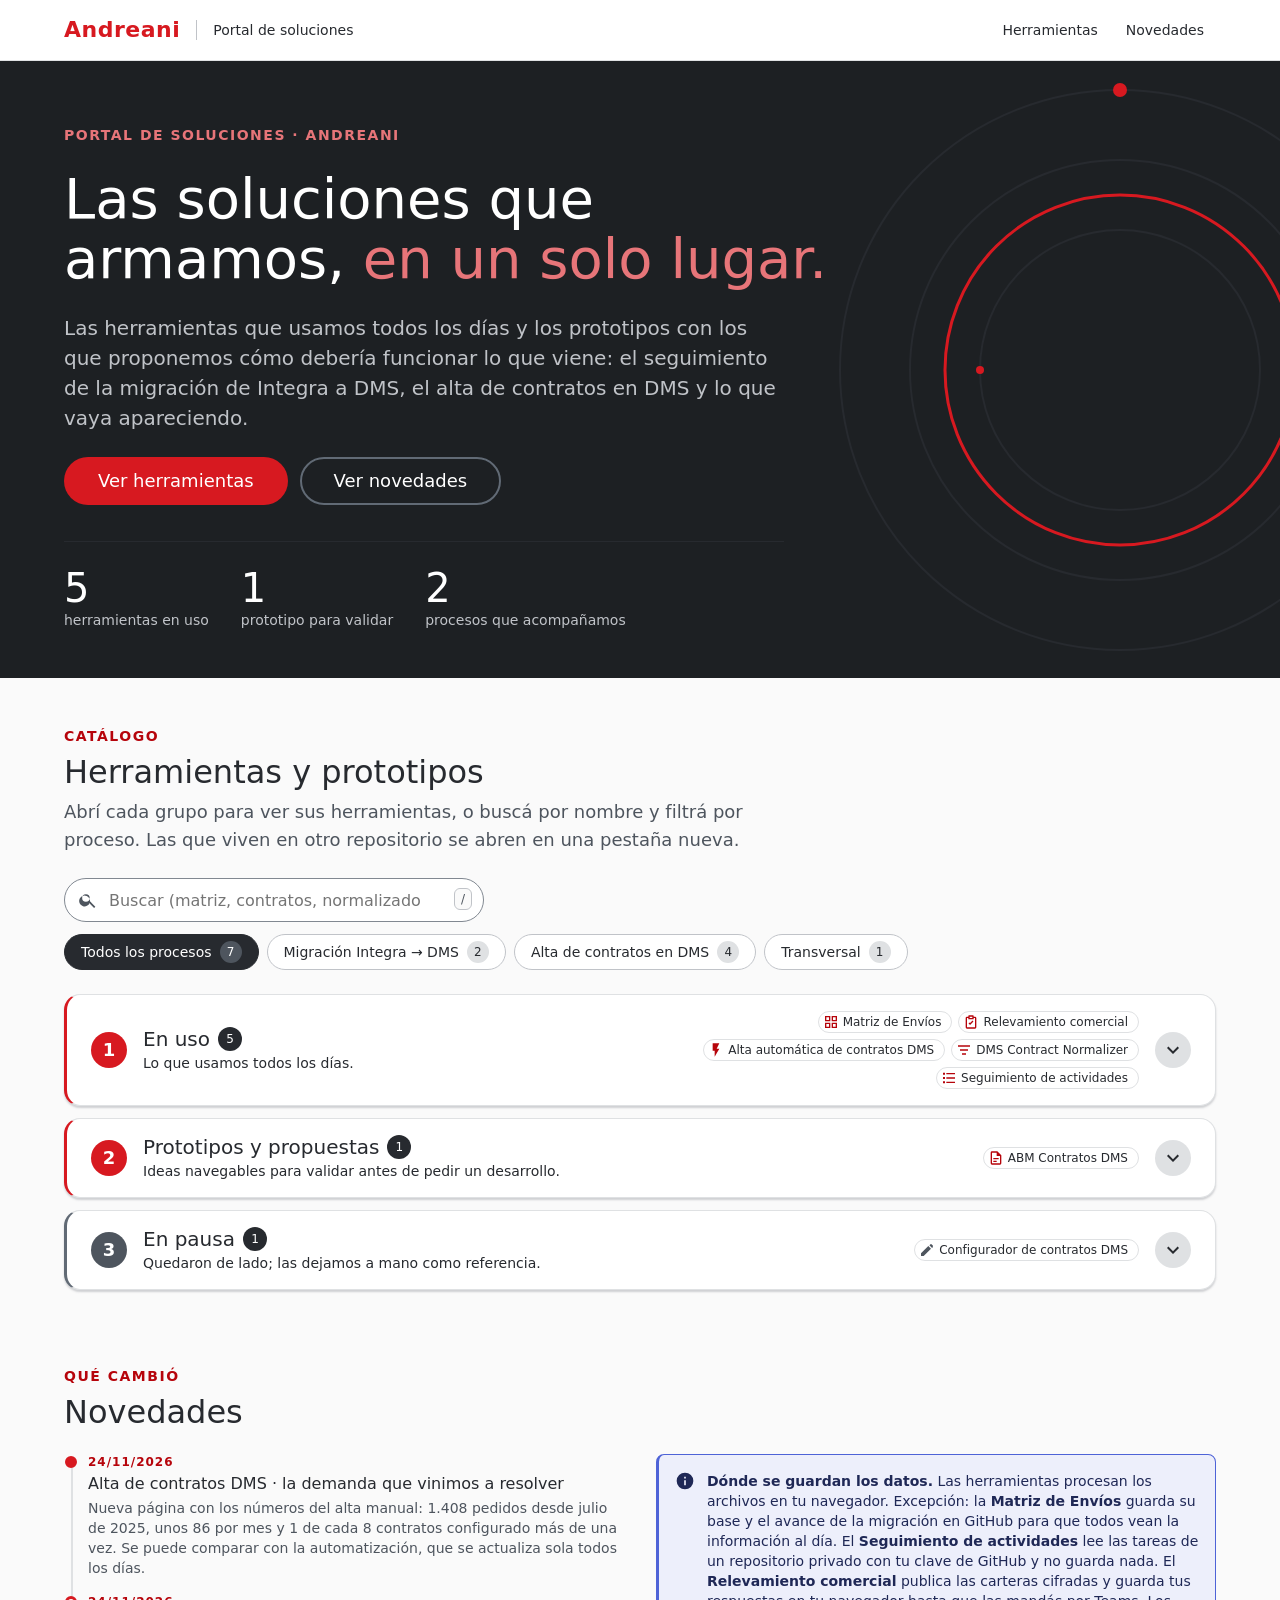
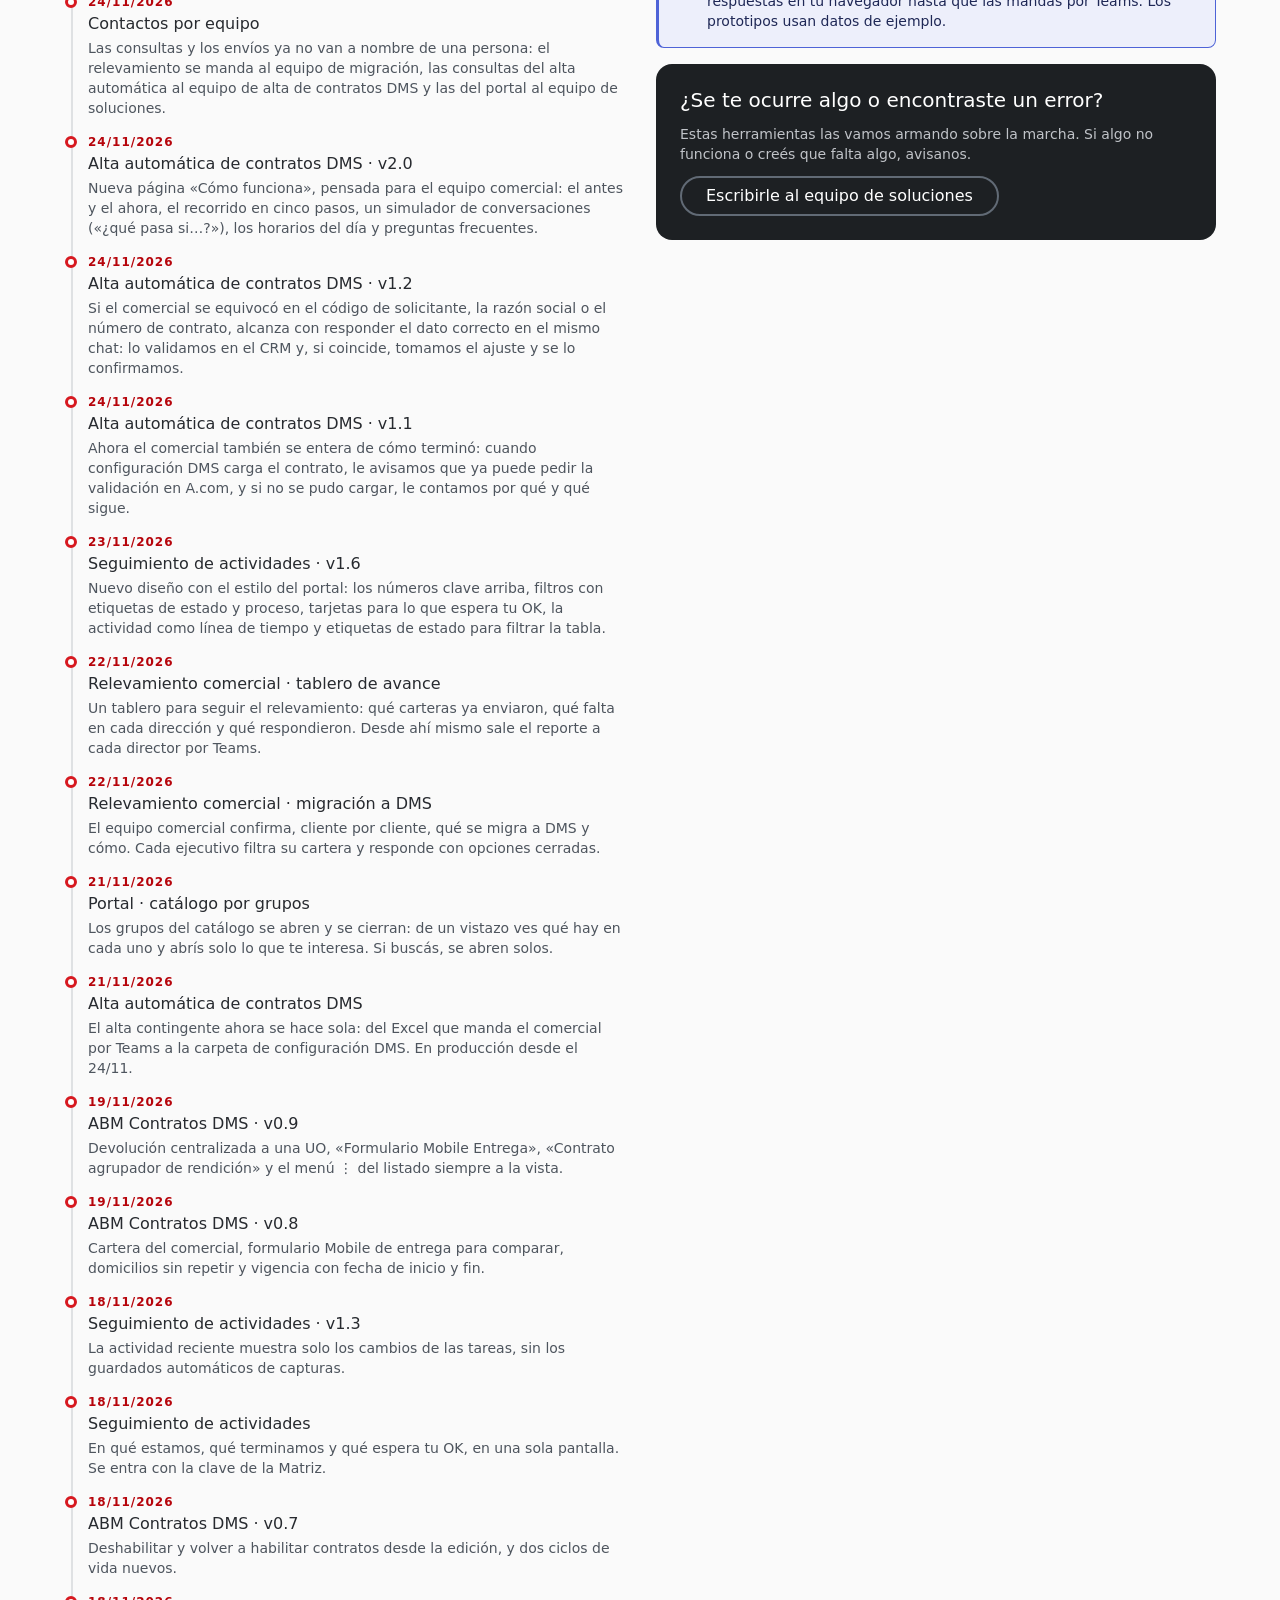
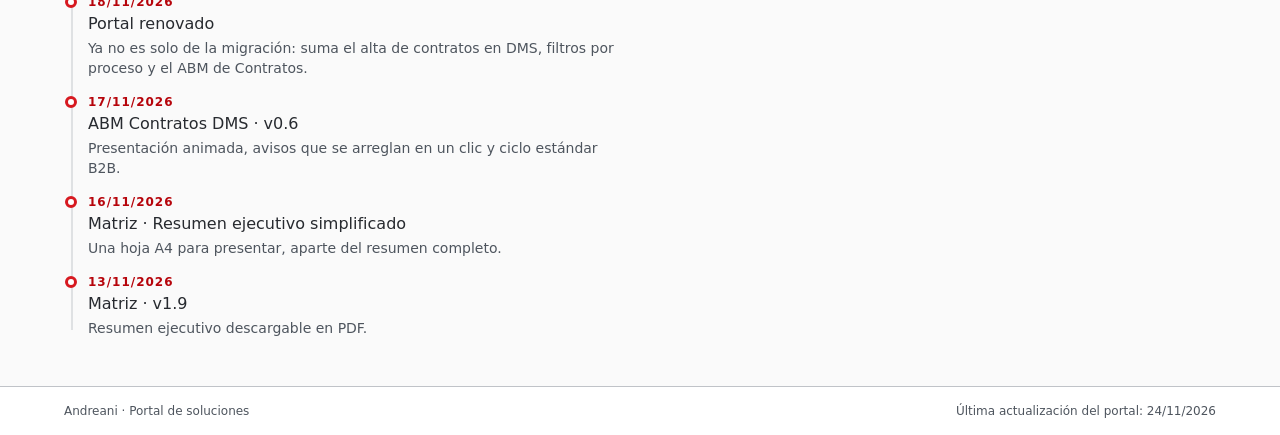
<file: index.html>
<!DOCTYPE html>
<html lang="es">
<head>
<meta charset="UTF-8">
<meta name="viewport" content="width=device-width, initial-scale=1">
<meta name="description" content="Portal de soluciones del equipo: herramientas en uso y prototipos (migración Integra → DMS, alta de contratos en DMS y más) - Andreani">
<title>Portal de soluciones · Andreani</title>
<link rel="icon" href="favicon.svg" type="image/svg+xml">
<link rel="stylesheet" href="portal.css?v=2.2">
<link rel="stylesheet" href="catalogo.css?v=1.0">
<script>document.documentElement.className += " js";</script>
</head>
<body>
<a class="skip-link" href="#contenido">Saltar al contenido</a>

<header class="header">
  <div class="header-in">
    <a class="logo" href="./" aria-label="Andreani, inicio del portal">Andreani</a>
    <span class="ruta"><strong>Portal de soluciones</strong></span>
    <nav aria-label="Secciones del portal">
      <a href="#herramientas">Herramientas</a>
      <a href="#novedades">Novedades</a>
    </nav>
  </div>
</header>

<section class="hero" aria-labelledby="titulo-portal">
  <svg class="hero-deco" viewBox="0 0 600 600" aria-hidden="true" focusable="false">
    <circle cx="300" cy="300" r="280"/><circle cx="300" cy="300" r="210"/><circle cx="300" cy="300" r="140"/>
    <circle class="r" cx="300" cy="300" r="175"/>
    <g class="g"><circle class="p" cx="300" cy="20" r="7"/><circle class="p" cx="510" cy="300" r="5"/><circle class="p" cx="160" cy="300" r="4"/></g>
  </svg>
  <div class="hero-in">
    <span class="eyebrow anim">Portal de soluciones · Andreani</span>
    <h1 id="titulo-portal" class="anim">Las soluciones que armamos, <em>en un solo lugar.</em></h1>
    <p class="hero-bajada anim">Las herramientas que usamos todos los días y los prototipos con los que proponemos cómo debería funcionar lo que viene: el seguimiento de la migración de Integra a DMS, el alta de contratos en DMS y lo que vaya apareciendo.</p>
    <div class="hero-cta anim">
      <a class="btn btn-primary btn-lg" href="#herramientas">Ver herramientas</a>
      <a class="btn btn-secondary btn-lg btn-claro" href="#novedades">Ver novedades</a>
    </div>
    <div class="hero-meta anim" id="hero-meta"></div>
  </div>
</section>

<main id="contenido" tabindex="-1">

  <section id="herramientas" aria-labelledby="titulo-herr">
    <div class="sec-head rev">
      <span class="eyebrow">Catálogo</span>
      <h2 id="titulo-herr">Herramientas y prototipos</h2>
      <p>Abrí cada grupo para ver sus herramientas, o buscá por nombre y filtrá por proceso. Las que viven en otro repositorio se abren en una pestaña nueva.</p>
    </div>
    <div class="toolbar rev">
      <label class="buscar">
        <span class="sr">Buscar herramienta</span>
        <svg viewBox="0 0 24 24" aria-hidden="true"><path fill="currentColor" d="M15.5 14h-.8l-.3-.3A6.5 6.5 0 1 0 14 15.5l.3.3v.8l5 5 1.5-1.5-5-5Zm-6 0a4.5 4.5 0 1 1 0-9 4.5 4.5 0 0 1 0 9Z"/></svg>
        <input type="search" id="buscar" placeholder="Buscar (matriz, contratos, normalizador…)" autocomplete="off">
        <kbd aria-hidden="true">/</kbd>
      </label>
      <div class="chips procs" role="group" aria-label="Filtrar por proceso" id="procs"></div>
    </div>
    <p class="sr" id="estado-filtro" aria-live="polite"></p>
    <div id="catalogo"></div>
  </section>

  <section id="novedades" aria-labelledby="titulo-nov">
    <div class="sec-head rev">
      <span class="eyebrow">Qué cambió</span>
      <h2 id="titulo-nov">Novedades</h2>
    </div>
    <div class="novedades">
      <ol class="timeline rev" id="timeline"></ol>
      <div class="lado rev">
        <div class="alert" role="note">
          <svg viewBox="0 0 24 24" aria-hidden="true"><path fill="currentColor" d="M12 2a10 10 0 1 0 0 20 10 10 0 0 0 0-20Zm1 15h-2v-6h2v6Zm0-8h-2V7h2v2Z"/></svg>
          <div><strong>Dónde se guardan los datos.</strong> Las herramientas procesan los archivos en tu navegador. Excepción: la <strong>Matriz de Envíos</strong> guarda su base y el avance de la migración en GitHub para que todos vean la información al día. El <strong>Seguimiento de actividades</strong> lee las tareas de un repositorio privado con tu clave de GitHub y no guarda nada. El <strong>Relevamiento comercial</strong> publica las carteras cifradas y guarda tus respuestas en tu navegador hasta que las mandás por Teams. Los prototipos usan datos de ejemplo.</div>
        </div>
        <div class="contacto">
          <h3>¿Se te ocurre algo o encontraste un error?</h3>
          <p>Estas herramientas las vamos armando sobre la marcha. Si algo no funciona o creés que falta algo, avisanos.</p>
          <div><a class="btn btn-secondary btn-claro" href="mailto:psanchez@andreani.com?subject=Portal%20de%20soluciones">Escribirle al equipo de soluciones</a></div>
        </div>
      </div>
    </div>
  </section>
</main>

<footer class="footer">
  <div class="footer-in">
    <span>Andreani · Portal de soluciones</span>
    <span>Última actualización del portal: <time datetime="2026-11-24">24/11/2026</time></span>
  </div>
</footer>

<script src="portal.js?v=2.17"></script>
</body>
</html>
</file>
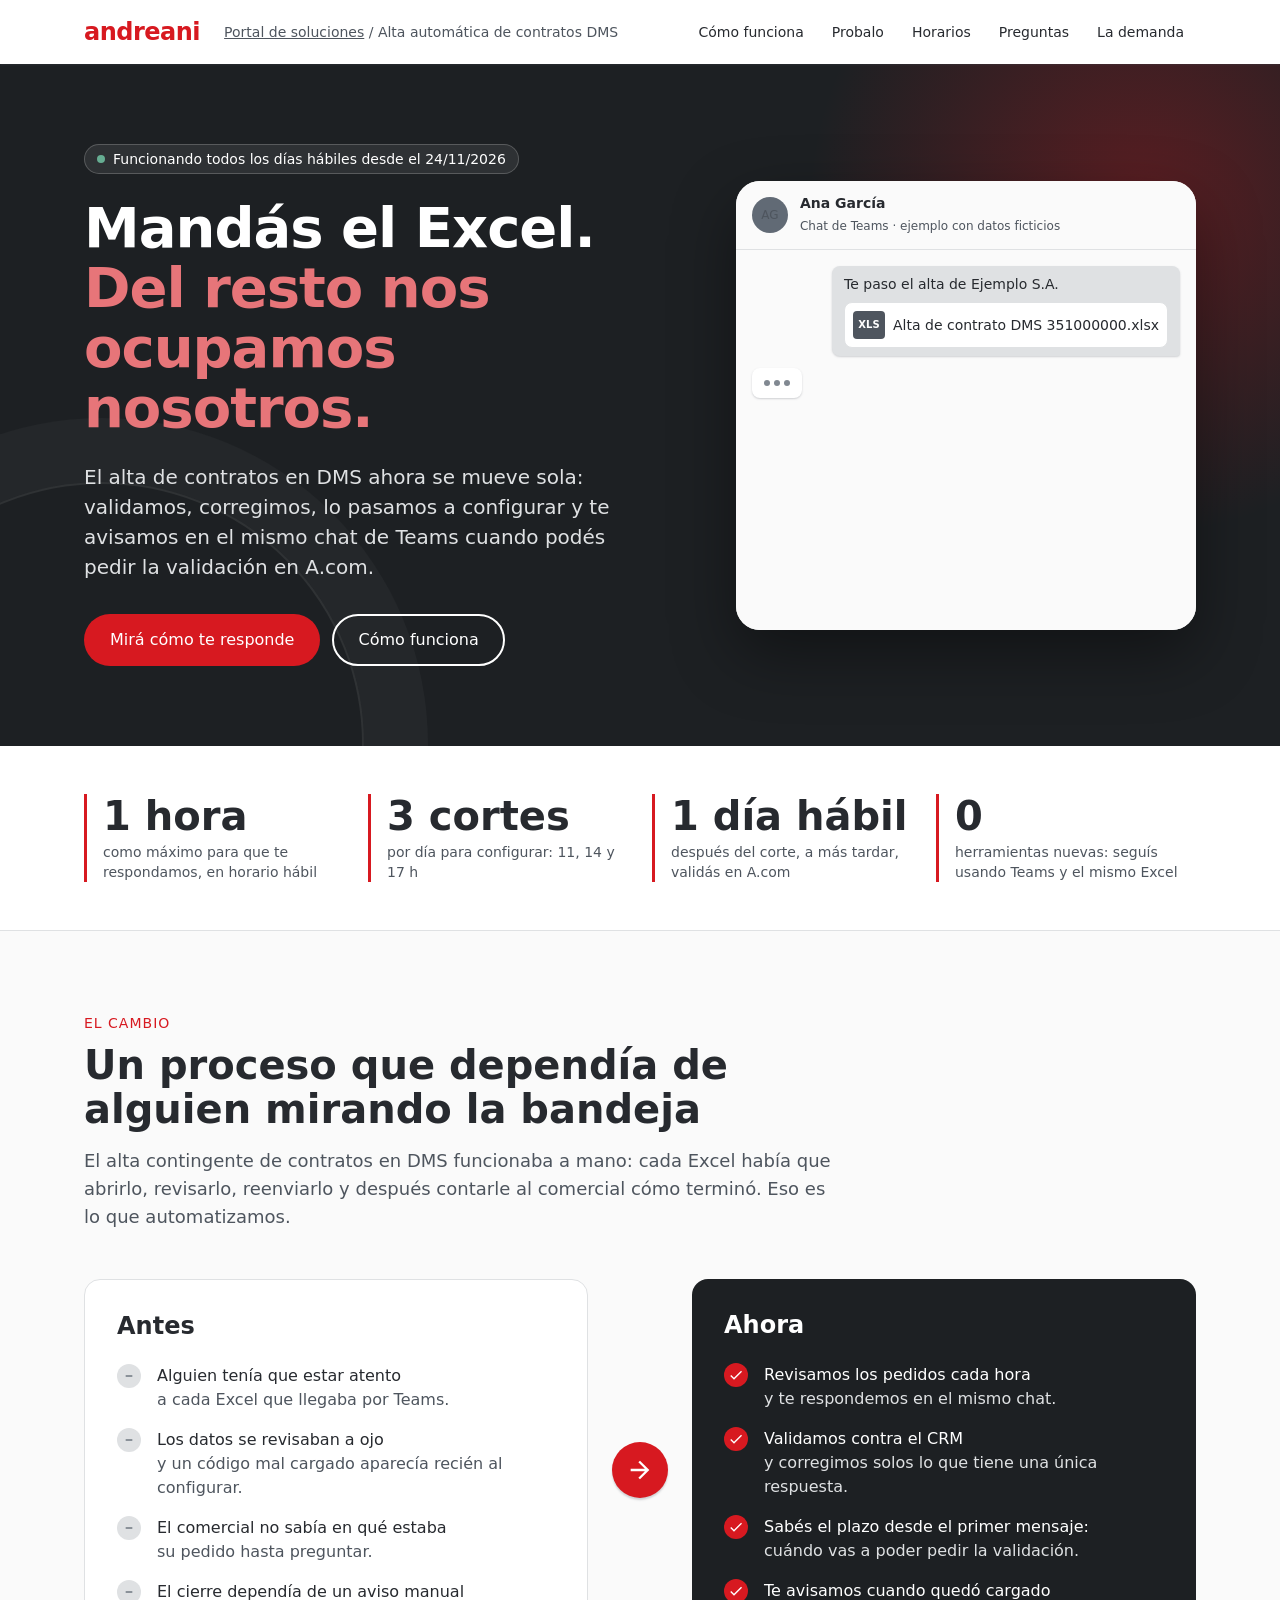
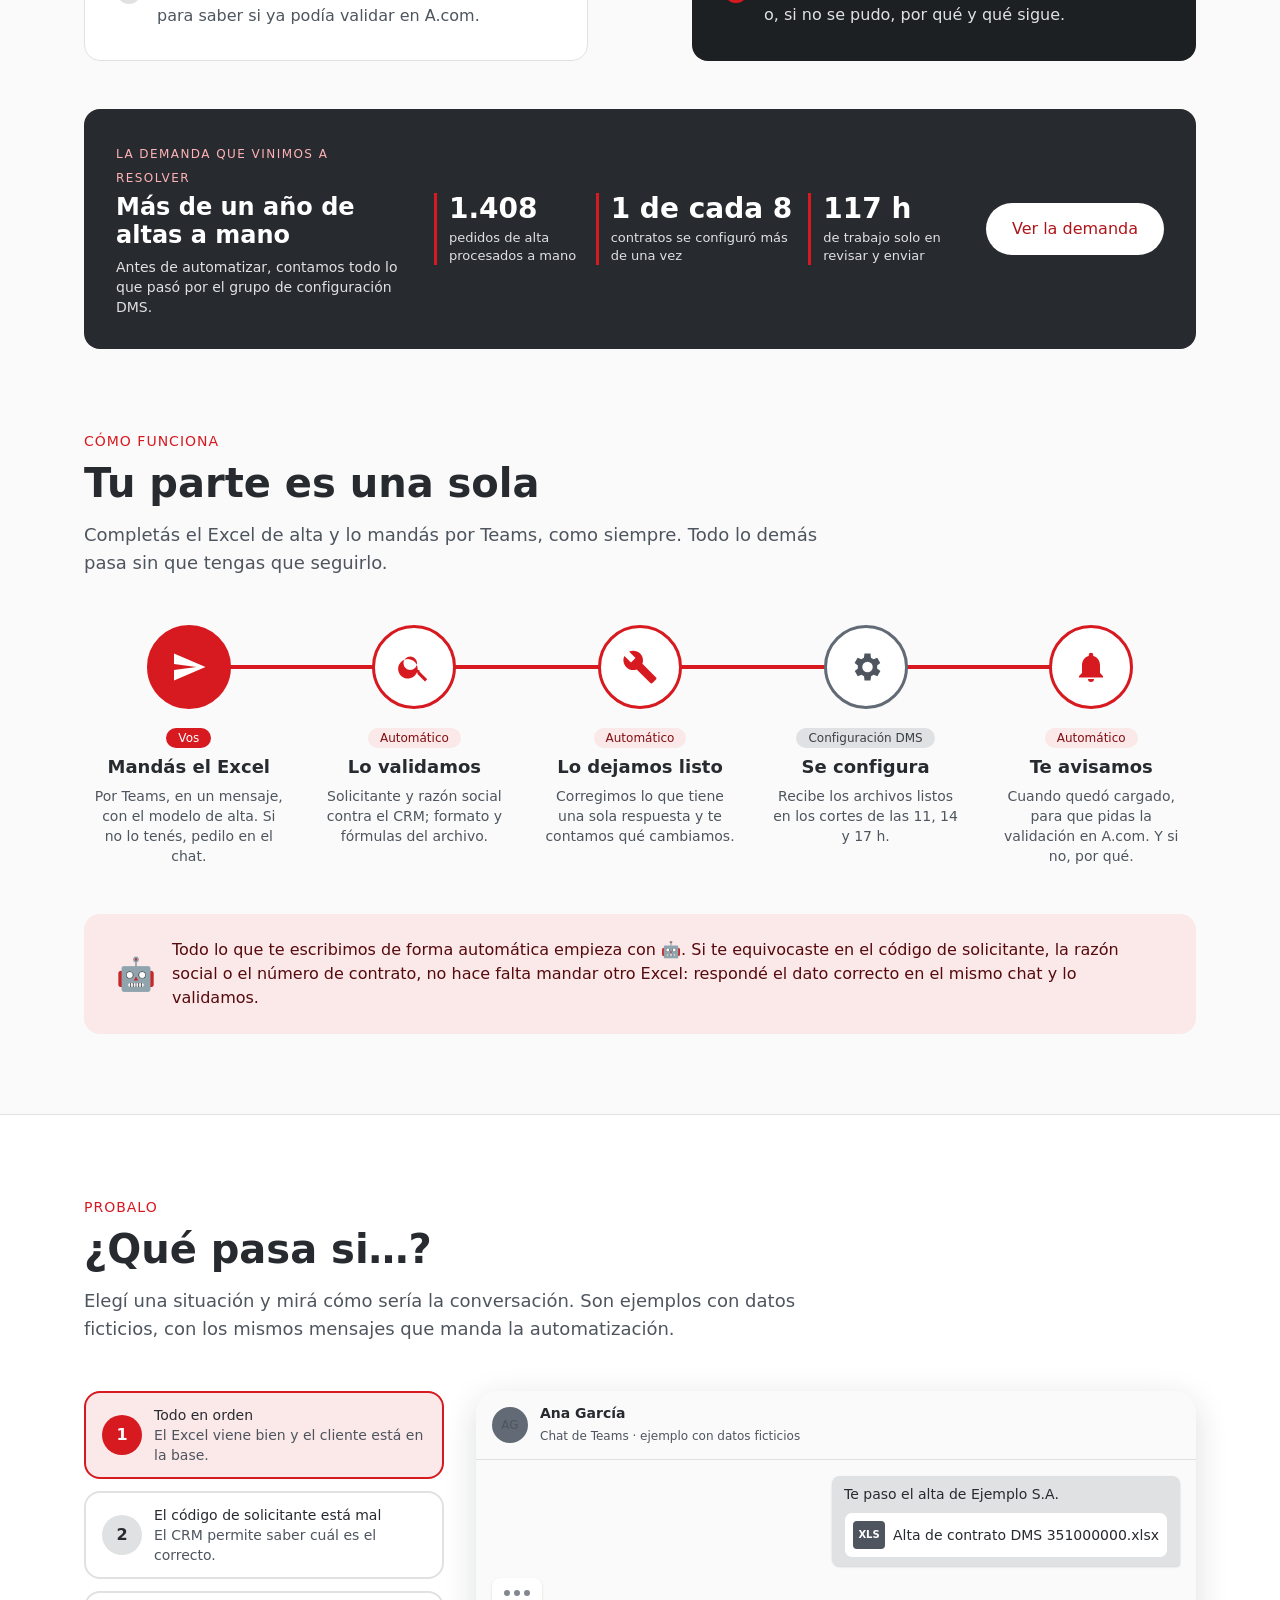
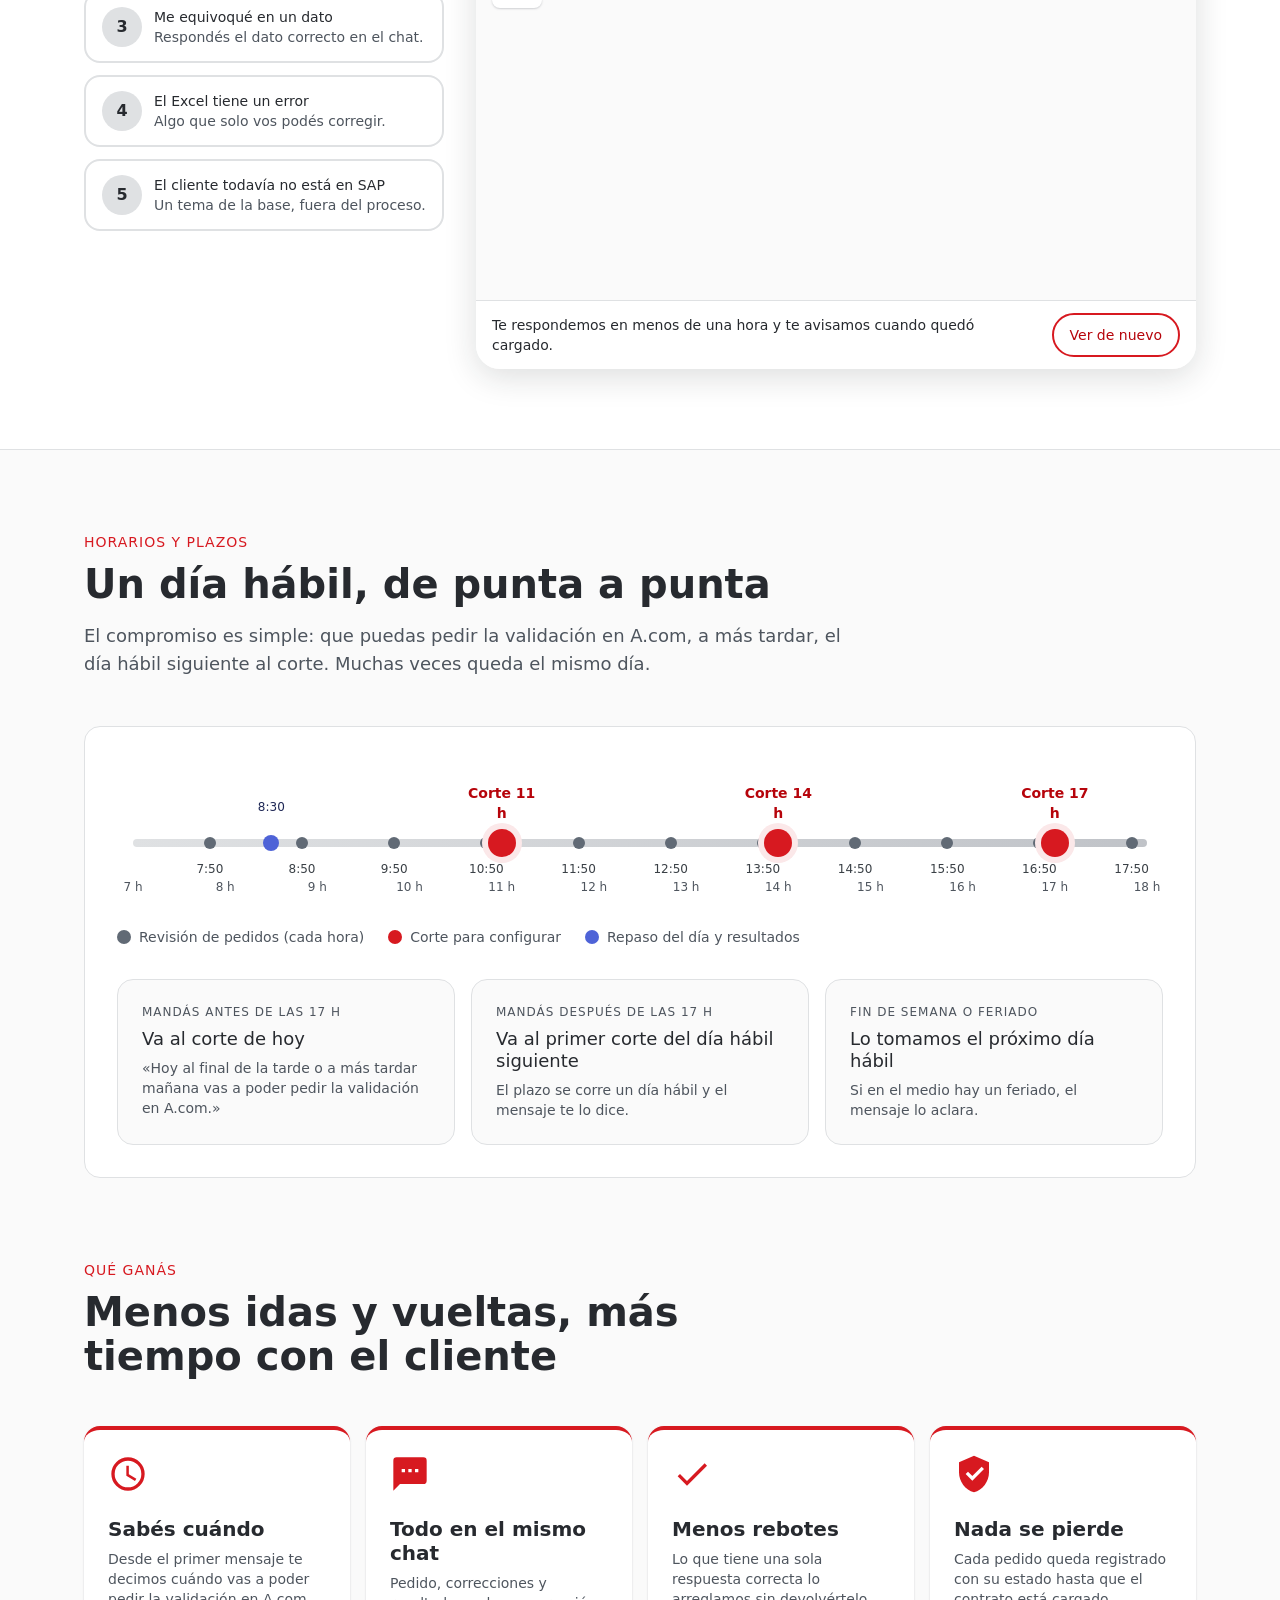
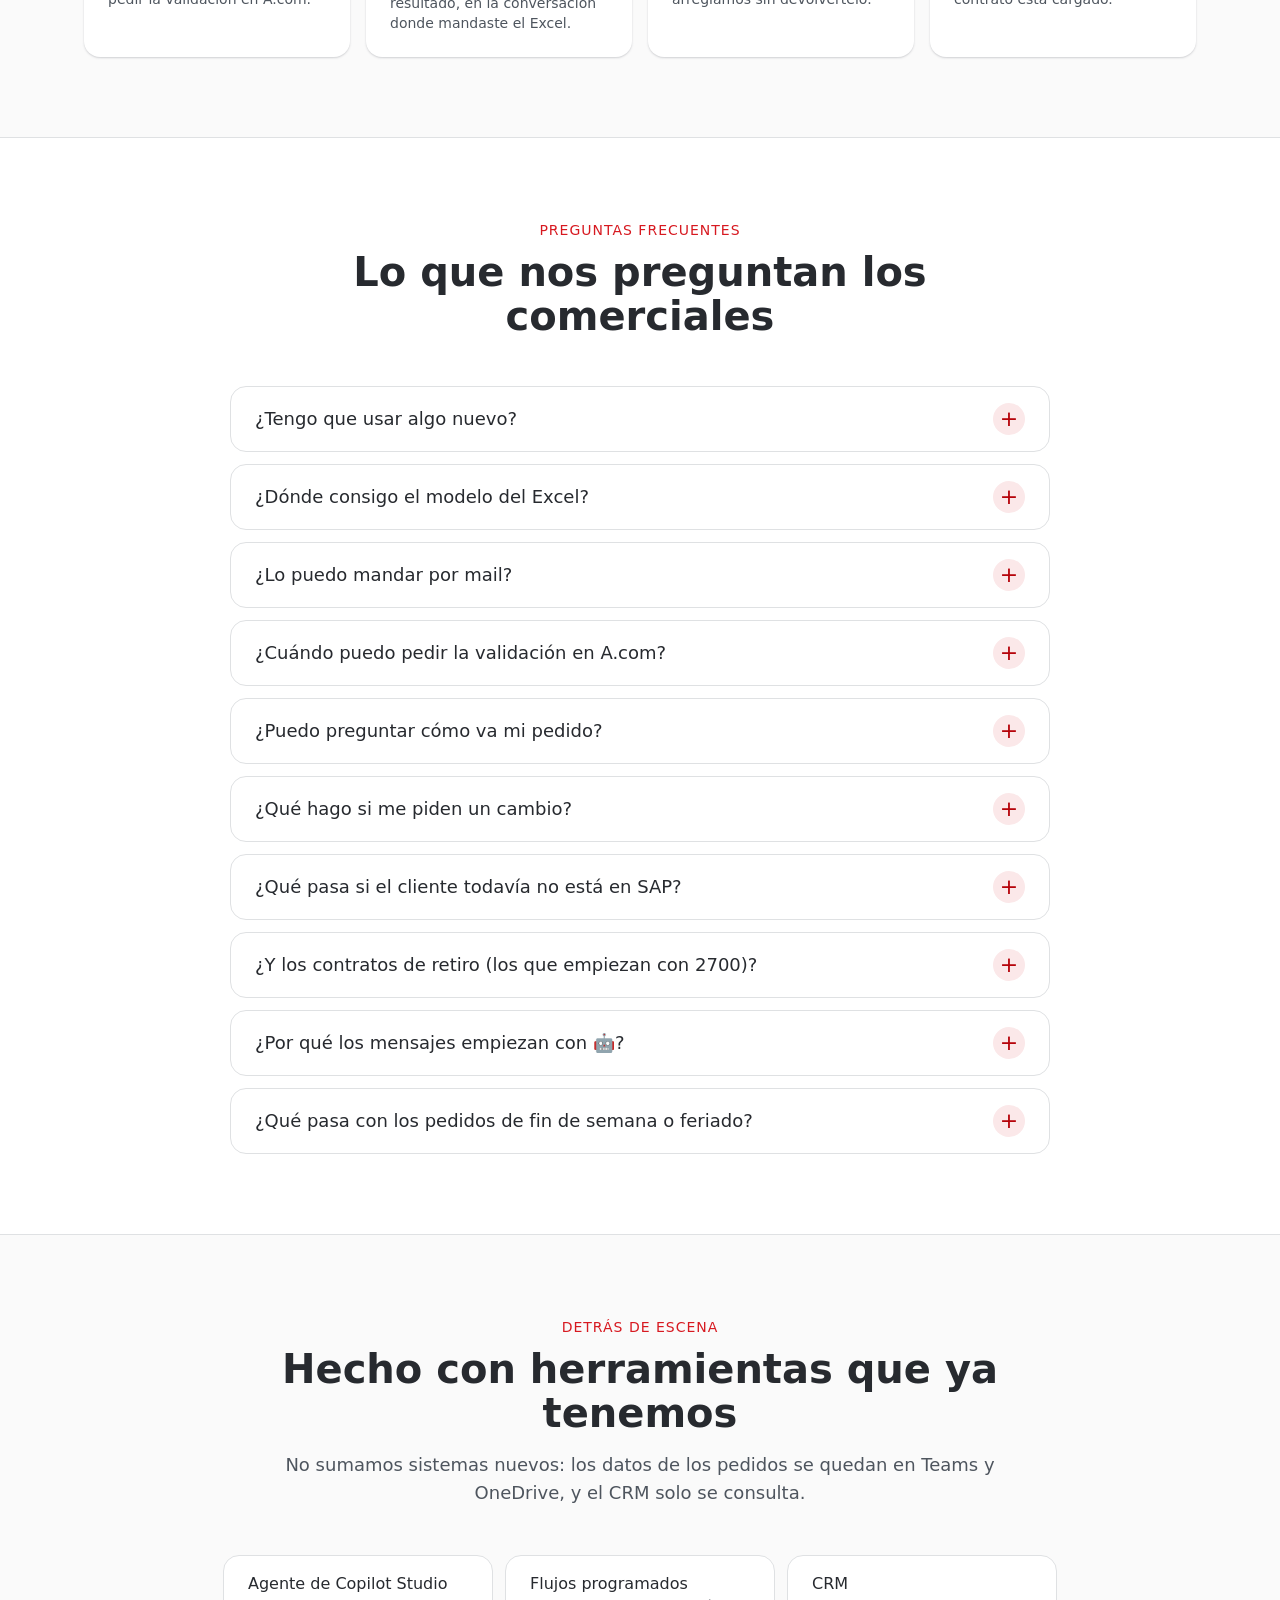
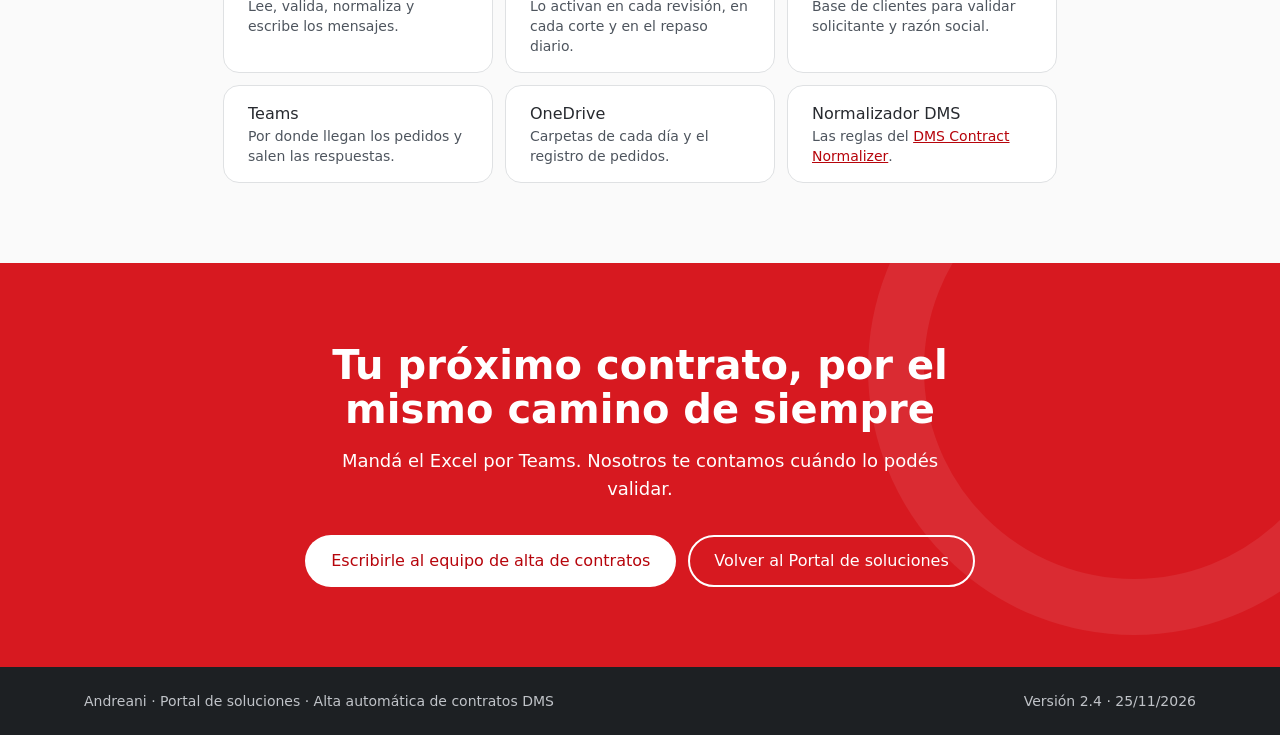
<file: alta-contingente/index.html>
<!DOCTYPE html>
<html lang="es">
<head>
<meta charset="UTF-8">
<meta name="viewport" content="width=device-width, initial-scale=1">
<meta name="description" content="Alta automática de contratos DMS: mandás el Excel por Teams, como siempre, y del resto nos ocupamos nosotros. Andreani">
<title>Alta automática de contratos DMS · Andreani</title>
<link rel="icon" href="../favicon.svg" type="image/svg+xml">
<style>
:root{
  --c-red-50:#fbe8e9;--c-red-100:#f7d1d2;--c-red-600:#d71920;--c-red-700:#b6040b;--c-red-800:#810f13;--c-red-900:#560a0d;
  --c-gray-000:#ffffff;--c-gray-50:#fafafa;--c-gray-100:#dfe1e3;--c-gray-200:#c0c3c8;--c-gray-300:#a0a6ac;--c-gray-400:#818891;--c-gray-500:#616a75;--c-gray-600:#4e555e;--c-gray-700:#3a4046;--c-gray-800:#272a2f;--c-gray-900:#1d2023;
  --c-color-bg:#fafafa;--c-color-surface:#ffffff;
  --c-color-surface-primary:#d71920;--c-color-surface-primary-subtle:#fbe8e9;
  --c-color-surface-success-subtle:#ddf3ea;--c-color-text-success:#1f7e5a;--c-color-text-success-strong:#0c3224;
  --c-color-surface-info-subtle:#edeffb;--c-color-text-info:#4e63d7;--c-color-text-info-strong:#1f2856;
  --c-color-surface-warning-subtle:#fdefe9;--c-color-text-warning-strong:#5d2810;--c-color-border-warning:#e86427;
  --c-color-text-strong:#272a2f;--c-color-text:#4e555e;--c-color-text-inverse:#ffffff;
  --c-color-border-subtle:#c0c3c8;
  --c-border-radius-xsmall:4px;--c-border-radius-small:8px;--c-border-radius-medium:16px;--c-border-radius-large:24px;--c-border-radius-xlarge:99px;
  --c-spacing-1:4px;--c-spacing-2:8px;--c-spacing-3:12px;--c-spacing-4:16px;--c-spacing-5:24px;--c-spacing-6:32px;--c-spacing-7:48px;--c-spacing-8:64px;--c-spacing-9:80px;
  --c-font-family-headline:"Rubik","Roboto",system-ui,-apple-system,"Segoe UI",Arial,sans-serif;
  --c-font-family-body:"Roboto",system-ui,-apple-system,"Segoe UI",Arial,sans-serif;
  --shadow-bottom-subtle:0 1px 2px #4e555e40;--shadow-bottom-regular:0 2px 2px #4e555e40;
  --shadow-focus-regular:0 0 0 3px #ffffff,0 0 0 6px #d71920;
  --ancho:1160px
}
*{box-sizing:border-box}
html{scroll-behavior:smooth}
body{margin:0;background:var(--c-color-bg);color:var(--c-color-text);font:400 16px/24px var(--c-font-family-body)}
h1,h2,h3,h4{font-family:var(--c-font-family-headline);color:var(--c-color-text-strong);margin:0}
p{margin:0}
a{color:var(--c-red-700)}
:focus-visible{outline:2px solid transparent;box-shadow:var(--shadow-focus-regular);border-radius:var(--c-border-radius-xsmall)}
.sr{position:absolute;width:1px;height:1px;overflow:hidden;clip:rect(0 0 0 0);white-space:nowrap}
.skip{position:absolute;left:var(--c-spacing-4);top:-60px;background:var(--c-gray-900);color:#fff;padding:var(--c-spacing-2) var(--c-spacing-4);border-radius:var(--c-border-radius-small);z-index:50}
.skip:focus{top:var(--c-spacing-4)}
.in{max-width:var(--ancho);margin:0 auto;padding:0 var(--c-spacing-5)}
section{scroll-margin-top:72px}

/* header */
.hd{position:sticky;top:0;z-index:30;background:#fff;box-shadow:var(--shadow-bottom-subtle)}
.hd .in{display:flex;align-items:center;gap:var(--c-spacing-5);min-height:64px}
.logo{font:900 24px/28px var(--c-font-family-headline);color:var(--c-red-600);text-decoration:none;letter-spacing:-.5px}
.ruta{font-size:14px;line-height:20px;color:var(--c-gray-600)}
.ruta a{color:var(--c-gray-600)}
.hd nav{margin-left:auto;display:flex;gap:var(--c-spacing-1)}
.hd nav a{color:var(--c-color-text-strong);text-decoration:none;font-weight:500;font-size:14px;line-height:20px;padding:var(--c-spacing-2) var(--c-spacing-3);border-radius:var(--c-border-radius-xlarge)}
.hd nav a:hover{background:var(--c-red-50);color:var(--c-red-700)}

/* buttons */
.btn{display:inline-flex;align-items:center;justify-content:center;gap:var(--c-spacing-2);min-height:48px;padding:var(--c-spacing-3) var(--c-spacing-5);border-radius:var(--c-border-radius-xlarge);font:500 16px/24px var(--c-font-family-body);text-decoration:none;border:2px solid transparent;cursor:pointer}
.btn-p{background:var(--c-red-600);color:#fff}
.btn-p:hover{background:var(--c-red-700)}
.btn-s{background:transparent;color:var(--c-red-700);border-color:var(--c-red-600)}
.btn-s:hover{background:var(--c-red-50)}
.btn-w{background:#fff;color:var(--c-red-700)}
.btn-w:hover{background:var(--c-red-50)}
.btn-o{background:transparent;color:#fff;border-color:#fff}
.btn-o:hover{background:#ffffff1f}

.eyebrow{display:inline-block;font:500 14px/20px var(--c-font-family-body);letter-spacing:1px;text-transform:uppercase;color:var(--c-red-600)}
.sec{padding:var(--c-spacing-9) 0}
.sec-h{max-width:760px;margin-bottom:var(--c-spacing-7)}
.sec-h h2{font-size:40px;line-height:44px;margin:var(--c-spacing-2) 0 var(--c-spacing-4)}
.sec-h p{font-size:18px;line-height:28px}
.centro{text-align:center;margin-left:auto;margin-right:auto}

/* hero */
.hero{position:relative;overflow:hidden;background:var(--c-gray-900);color:#fff}
.hero:before{content:"";position:absolute;right:-220px;top:-220px;width:720px;height:720px;border-radius:50%;background:radial-gradient(circle,#d7192055 0,#d7192000 65%)}
.hero:after{content:"";position:absolute;left:-160px;bottom:-260px;width:520px;height:520px;border-radius:50%;border:2px solid #ffffff14;box-shadow:0 0 0 64px #ffffff08}
.hero .in{position:relative;z-index:1;display:grid;grid-template-columns:1.05fr .95fr;gap:var(--c-spacing-8);align-items:center;padding-top:var(--c-spacing-9);padding-bottom:var(--c-spacing-9)}
.pill{display:inline-flex;align-items:center;gap:var(--c-spacing-2);background:#ffffff14;border:1px solid #ffffff33;color:#fff;border-radius:var(--c-border-radius-xlarge);padding:var(--c-spacing-1) var(--c-spacing-3);font-size:14px;line-height:20px}
.pill i{width:8px;height:8px;border-radius:50%;background:#66ad92;box-shadow:0 0 0 0 #66ad92;animation:pulso 2s infinite}
@keyframes pulso{70%{box-shadow:0 0 0 8px #66ad9200}100%{box-shadow:0 0 0 0 #66ad9200}}
.hero h1{color:#fff;font-size:56px;line-height:60px;letter-spacing:-1px;margin:var(--c-spacing-5) 0}
.hero h1 em{font-style:normal;color:#e77579}
.hero .bajada{font-size:20px;line-height:30px;color:var(--c-gray-100);max-width:560px}
.cta{display:flex;flex-wrap:wrap;gap:var(--c-spacing-3);margin-top:var(--c-spacing-6)}

/* teams mock */
.tel{background:#fff;color:var(--c-color-text-strong);border-radius:var(--c-border-radius-large);box-shadow:0 24px 64px #00000066;overflow:hidden;max-width:460px;margin-left:auto;width:100%}
.tel-top{display:flex;align-items:center;gap:var(--c-spacing-3);padding:var(--c-spacing-3) var(--c-spacing-4);background:var(--c-gray-50);border-bottom:1px solid var(--c-gray-100)}
.av{flex:none;width:36px;height:36px;border-radius:50%;display:grid;place-items:center;font:500 14px/1 var(--c-font-family-body);color:#fff;background:var(--c-gray-500)}
.av.bot{background:var(--c-red-600)}
.tel-top b{display:block;font-size:14px;line-height:20px}
.tel-top span{font-size:12px;line-height:16px;color:var(--c-gray-600)}
.chat{display:flex;flex-direction:column;gap:var(--c-spacing-3);padding:var(--c-spacing-4);min-height:380px;background:#fafafa}
.m{max-width:86%;padding:var(--c-spacing-2) var(--c-spacing-3);border-radius:var(--c-border-radius-small);font-size:14px;line-height:20px;box-shadow:var(--shadow-bottom-subtle);animation:entra .35s ease-out both}
.m small{display:block;font-size:12px;line-height:16px;color:var(--c-gray-600);margin-bottom:2px}
.m.yo{align-self:flex-end;background:var(--c-gray-100);border-bottom-right-radius:var(--c-border-radius-xsmall)}
.m.bot{align-self:flex-start;background:#fff;border-left:3px solid var(--c-red-600);border-bottom-left-radius:var(--c-border-radius-xsmall)}
.m.bot.ok{border-left-color:var(--c-color-text-success)}
.m.bot.cambio{border-left-color:var(--c-color-border-warning)}
.m.bot.info{border-left-color:var(--c-color-text-info)}
.m.sys{align-self:center;box-shadow:none;background:var(--c-gray-100);color:var(--c-gray-700);border-radius:var(--c-border-radius-xlarge);font-size:12px;line-height:16px;padding:var(--c-spacing-1) var(--c-spacing-3);text-align:center}
.adj{display:flex;align-items:center;gap:var(--c-spacing-2);margin-top:var(--c-spacing-2);background:#fff;border:1px solid var(--c-gray-100);border-radius:var(--c-border-radius-small);padding:var(--c-spacing-2)}
.adj:before{content:"XLS";flex:none;width:32px;height:28px;border-radius:var(--c-border-radius-xsmall);background:var(--c-gray-600);color:#fff;font:700 10px/28px var(--c-font-family-body);text-align:center}
.typing{align-self:flex-start;display:flex;gap:4px;padding:var(--c-spacing-3);background:#fff;border-radius:var(--c-border-radius-small);box-shadow:var(--shadow-bottom-subtle)}
.typing i{width:6px;height:6px;border-radius:50%;background:var(--c-gray-400);animation:tip 1s infinite}
.typing i:nth-child(2){animation-delay:.15s}.typing i:nth-child(3){animation-delay:.3s}
@keyframes tip{50%{transform:translateY(-4px);background:var(--c-red-600)}}
@keyframes entra{from{opacity:0;transform:translateY(8px)}to{opacity:1;transform:none}}

/* numeros */
.nums{background:#fff;border-bottom:1px solid var(--c-gray-100)}
.nums ul{list-style:none;margin:0 auto;padding:var(--c-spacing-7) var(--c-spacing-5);max-width:var(--ancho);display:grid;grid-template-columns:repeat(4,1fr);gap:var(--c-spacing-5)}
.nums li{border-left:3px solid var(--c-red-600);padding-left:var(--c-spacing-4)}
.nums b{display:block;font:700 40px/44px var(--c-font-family-headline);color:var(--c-color-text-strong)}
.nums span{display:block;font-size:14px;line-height:20px;color:var(--c-gray-600);margin-top:var(--c-spacing-1)}

/* antes / ahora */
.vs{display:grid;grid-template-columns:1fr auto 1fr;gap:var(--c-spacing-5);align-items:stretch}
.vs-col{border-radius:var(--c-border-radius-medium);padding:var(--c-spacing-6)}
.vs-col h3{font-size:24px;line-height:28px;margin-bottom:var(--c-spacing-5);display:flex;align-items:center;gap:var(--c-spacing-3)}
.vs-col ul{list-style:none;margin:0;padding:0;display:grid;gap:var(--c-spacing-4)}
.vs-col li{display:grid;grid-template-columns:28px 1fr;gap:var(--c-spacing-3);font-size:16px;line-height:24px}
.vs-col li b{display:block;color:var(--c-color-text-strong);font-weight:500}
.antes{background:#fff;border:1px solid var(--c-gray-100)}
.antes li:before{content:"";width:24px;height:24px;border-radius:50%;background:var(--c-gray-100) url("data:image/svg+xml,%3Csvg xmlns='http://www.w3.org/2000/svg' viewBox='0 0 24 24'%3E%3Cpath fill='%23616a75' d='M7 11h10v2H7z'/%3E%3C/svg%3E") center/16px no-repeat}
.ahora{background:var(--c-gray-900);color:var(--c-gray-100)}
.ahora h3,.ahora li b{color:#fff}
.ahora li:before{content:"";width:24px;height:24px;border-radius:50%;background:var(--c-red-600) url("data:image/svg+xml,%3Csvg xmlns='http://www.w3.org/2000/svg' viewBox='0 0 24 24'%3E%3Cpath fill='%23fff' d='M9 16.2 4.8 12l-1.4 1.4L9 19 21 7l-1.4-1.4z'/%3E%3C/svg%3E") center/16px no-repeat}
.flecha{display:grid;place-items:center}
.flecha span{width:56px;height:56px;border-radius:50%;background:var(--c-red-600);display:grid;place-items:center;box-shadow:var(--shadow-bottom-regular)}

/* recorrido */
.ruta-wrap{position:relative}
.etapas{list-style:none;margin:0;padding:0;display:grid;grid-template-columns:repeat(5,1fr);gap:var(--c-spacing-4);position:relative}
.etapas:before{content:"";position:absolute;left:10%;right:10%;top:40px;height:4px;background:var(--c-gray-100);border-radius:2px}
.etapas:after{content:"";position:absolute;left:10%;top:40px;height:4px;width:0;background:var(--c-red-600);border-radius:2px;transition:width 1.6s ease-out}
.etapas.on:after{width:80%}
.etapa{position:relative;text-align:center;padding:0 var(--c-spacing-2)}
.etapa .ic{position:relative;z-index:1;width:84px;height:84px;margin:0 auto var(--c-spacing-4);border-radius:50%;display:grid;place-items:center;background:#fff;border:3px solid var(--c-red-600);color:var(--c-red-600)}
.etapa.vos .ic{background:var(--c-red-600);color:#fff}
.etapa.dms .ic{border-color:var(--c-gray-500);color:var(--c-gray-600)}
.etapa .ic svg{width:36px;height:36px}
.tag{display:inline-block;border-radius:var(--c-border-radius-xlarge);padding:2px var(--c-spacing-3);font-size:12px;line-height:16px;font-weight:500;margin-bottom:var(--c-spacing-2);background:var(--c-gray-100);color:var(--c-gray-700)}
.vos .tag{background:var(--c-red-600);color:#fff}
.auto .tag{background:var(--c-red-50);color:var(--c-red-800)}
.etapa h3{font-size:18px;line-height:22px;margin-bottom:var(--c-spacing-2)}
.etapa p{font-size:14px;line-height:20px}
.nota{margin-top:var(--c-spacing-7);display:flex;gap:var(--c-spacing-4);align-items:center;background:var(--c-red-50);border-radius:var(--c-border-radius-medium);padding:var(--c-spacing-5) var(--c-spacing-6);color:var(--c-red-900)}
.nota b{font:700 32px/36px var(--c-font-family-headline);color:var(--c-red-700)}

/* simulador */
.sim-sec{background:#fff;border-top:1px solid var(--c-gray-100);border-bottom:1px solid var(--c-gray-100)}
.sim{display:grid;grid-template-columns:360px 1fr;gap:var(--c-spacing-6);align-items:start}
.casos{display:grid;gap:var(--c-spacing-3)}
.caso{display:grid;grid-template-columns:40px 1fr;gap:var(--c-spacing-3);align-items:center;text-align:left;width:100%;min-height:72px;padding:var(--c-spacing-3) var(--c-spacing-4);background:#fff;border:2px solid var(--c-gray-100);border-radius:var(--c-border-radius-medium);font:inherit;color:inherit;cursor:pointer}
.caso:hover{border-color:var(--c-gray-300)}
.caso[aria-selected="true"]{border-color:var(--c-red-600);background:var(--c-red-50)}
.caso .n{width:40px;height:40px;border-radius:50%;display:grid;place-items:center;background:var(--c-gray-100);font:700 16px/1 var(--c-font-family-headline);color:var(--c-color-text-strong)}
.caso[aria-selected="true"] .n{background:var(--c-red-600);color:#fff}
.caso b{display:block;color:var(--c-color-text-strong);font-weight:500}
.caso span{display:block;font-size:14px;line-height:20px;color:var(--c-gray-600)}
.sim .tel{max-width:none;margin:0;box-shadow:0 8px 32px #1d202326}
.sim .chat{min-height:440px}
.sim-pie{display:flex;justify-content:space-between;align-items:center;gap:var(--c-spacing-3);padding:var(--c-spacing-3) var(--c-spacing-4);border-top:1px solid var(--c-gray-100);background:#fff}
.sim-pie p{font-size:14px;line-height:20px;color:var(--c-color-text-strong)}
.repetir{min-height:40px;padding:var(--c-spacing-2) var(--c-spacing-4);font-size:14px}

/* dia */
.dia{background:#fff;border:1px solid var(--c-gray-100);border-radius:var(--c-border-radius-medium);padding:var(--c-spacing-6)}
.eje{position:relative;height:120px;margin:var(--c-spacing-5) var(--c-spacing-4) 0}
.eje .barra{position:absolute;left:0;right:0;top:56px;height:8px;border-radius:4px;background:linear-gradient(90deg,var(--c-gray-100),var(--c-gray-200))}
.hito{position:absolute;top:0;transform:translateX(-50%);text-align:center;width:72px}
.hito i{display:block;margin:0 auto;border-radius:50%}
.hito.rev-h i{width:12px;height:12px;background:var(--c-gray-500);margin-top:54px}
.hito.corte i{width:28px;height:28px;background:var(--c-red-600);margin-top:46px;box-shadow:0 0 0 6px var(--c-red-50)}
.hito.salud i{width:16px;height:16px;background:var(--c-color-text-info);margin-top:52px}
.hito b{position:absolute;left:0;right:0;font-size:12px;line-height:16px;color:var(--c-gray-700);font-weight:500}
.hito.rev-h b{top:78px}
.hito.corte b{top:0;color:var(--c-red-700);font-size:14px;line-height:20px;font-weight:700}
.hito.salud b{top:16px;color:var(--c-color-text-info-strong)}
.hora{position:absolute;top:96px;transform:translateX(-50%);white-space:nowrap;font-size:12px;line-height:16px;color:var(--c-gray-600)}
.leyenda{display:flex;flex-wrap:wrap;gap:var(--c-spacing-5);margin-top:var(--c-spacing-5);font-size:14px;line-height:20px}
.leyenda span{display:inline-flex;align-items:center;gap:var(--c-spacing-2)}
.leyenda i{width:14px;height:14px;border-radius:50%;display:inline-block}
.plazos{display:grid;grid-template-columns:repeat(3,1fr);gap:var(--c-spacing-4);margin-top:var(--c-spacing-6)}
.plazo{border-radius:var(--c-border-radius-medium);padding:var(--c-spacing-5);background:var(--c-color-bg);border:1px solid var(--c-gray-100)}
.plazo small{display:block;font-size:12px;line-height:16px;text-transform:uppercase;letter-spacing:1px;color:var(--c-gray-600);margin-bottom:var(--c-spacing-2)}
.plazo b{display:block;font:500 18px/22px var(--c-font-family-headline);color:var(--c-color-text-strong);margin-bottom:var(--c-spacing-2)}
.plazo p{font-size:14px;line-height:20px}

/* beneficios */
.bens{display:grid;grid-template-columns:repeat(4,1fr);gap:var(--c-spacing-4)}
.ben{background:#fff;border-radius:var(--c-border-radius-medium);padding:var(--c-spacing-5);box-shadow:var(--shadow-bottom-subtle);border-top:4px solid var(--c-red-600);transition:transform .2s}
.ben:hover{transform:translateY(-4px)}
.ben svg{width:40px;height:40px;color:var(--c-red-600);margin-bottom:var(--c-spacing-4)}
.ben h3{font-size:20px;line-height:24px;margin-bottom:var(--c-spacing-2)}
.ben p{font-size:14px;line-height:20px}

/* faq */
.faq{max-width:820px;margin:0 auto;display:grid;gap:var(--c-spacing-3)}
.faq details{background:#fff;border:1px solid var(--c-gray-100);border-radius:var(--c-border-radius-medium)}
.faq summary{list-style:none;cursor:pointer;display:flex;justify-content:space-between;align-items:center;gap:var(--c-spacing-4);min-height:56px;padding:var(--c-spacing-4) var(--c-spacing-5);font:500 18px/22px var(--c-font-family-headline);color:var(--c-color-text-strong)}
.faq summary::-webkit-details-marker{display:none}
.faq summary:after{content:"+";flex:none;width:32px;height:32px;border-radius:50%;display:grid;place-items:center;background:var(--c-red-50);color:var(--c-red-700);font:500 22px/1 var(--c-font-family-body)}
.faq details[open] summary:after{content:"\2212"}
.faq details p{padding:0 var(--c-spacing-5) var(--c-spacing-5)}

/* detras */
.piezas{display:flex;flex-wrap:wrap;gap:var(--c-spacing-3);justify-content:center}
.pz{display:inline-flex;flex-direction:column;align-items:flex-start;background:#fff;border:1px solid var(--c-gray-100);border-radius:var(--c-border-radius-medium);padding:var(--c-spacing-4) var(--c-spacing-5);max-width:270px}
.pz b{color:var(--c-color-text-strong);font-weight:500}
.pz span{font-size:14px;line-height:20px}

/* final */
.final{background:var(--c-red-600);color:#fff;position:relative;overflow:hidden}
.final:before{content:"";position:absolute;right:-120px;top:-160px;width:420px;height:420px;border-radius:50%;border:56px solid #ffffff14}
.final .in{position:relative;padding-top:var(--c-spacing-9);padding-bottom:var(--c-spacing-9);text-align:center}
.final h2{color:#fff;font-size:40px;line-height:44px;max-width:760px;margin:0 auto var(--c-spacing-4)}
.final p{font-size:18px;line-height:28px;max-width:640px;margin:0 auto}
.final .cta{justify-content:center}
.ft{background:var(--c-gray-900);color:var(--c-gray-200);font-size:14px;line-height:20px}
.ft .in{display:flex;flex-wrap:wrap;justify-content:space-between;gap:var(--c-spacing-3);padding-top:var(--c-spacing-5);padding-bottom:var(--c-spacing-5)}

/* aparicion */
.js .rev{opacity:0;transform:translateY(24px);transition:opacity .6s ease-out,transform .6s ease-out}
.js .rev.on{opacity:1;transform:none}

@media (max-width:1023px){
  .hero .in{grid-template-columns:1fr;gap:var(--c-spacing-7)}
  .hero h1{font-size:40px;line-height:44px}
  .tel{margin:0 auto}
  .sec-h h2,.final h2{font-size:28px;line-height:32px}
  .nums ul{grid-template-columns:repeat(2,1fr)}
  .vs{grid-template-columns:1fr}
  .flecha span{transform:rotate(90deg)}
  .etapas{grid-template-columns:1fr;gap:var(--c-spacing-5)}
  .etapas:before,.etapas:after{display:none}
  .etapa{display:grid;grid-template-columns:72px 1fr;gap:var(--c-spacing-4);text-align:left}
  .etapa .ic{width:72px;height:72px;margin:0}
  .sim{grid-template-columns:1fr}
  .plazos,.bens{grid-template-columns:1fr 1fr}
  .hd nav,.ruta{display:none}
  .eje{overflow-x:auto}
}
@media (max-width:640px){
  .plazos,.bens,.nums ul{grid-template-columns:1fr}
  .sec{padding:var(--c-spacing-8) 0}
  .dia{padding:var(--c-spacing-4)}
  .eje{height:auto;margin:var(--c-spacing-4) 0 0}
  .eje-movil{display:block}
  .eje .barra,.eje .hito,.eje .hora{display:none}
}
.eje-movil{display:none;list-style:none;margin:0;padding:0;font-size:14px;line-height:20px}
.eje-movil li{padding:var(--c-spacing-2) 0;border-bottom:1px solid var(--c-gray-100)}
@media (prefers-reduced-motion:reduce){
  *,*:before,*:after{animation:none!important;transition:none!important;scroll-behavior:auto!important}
  .js .rev{opacity:1;transform:none}
  .etapas:after{width:80%}
}

/* T-028: banda «La demanda que vinimos a resolver» */
.dem{margin-top:var(--c-spacing-7);background:#272a2f;color:#fff;border-radius:var(--c-border-radius-medium);padding:var(--c-spacing-6);display:grid;grid-template-columns:1.1fr 2fr auto;gap:var(--c-spacing-6);align-items:center}
.dem h3{font-family:var(--c-font-family-headline);font-size:24px;line-height:28px;margin:var(--c-spacing-1) 0 var(--c-spacing-2);color:#fff}
.dem p{margin:0;font-size:14px;line-height:20px;color:#dfe1e3}
.dem .ey{font-size:12px;line-height:16px;letter-spacing:.12em;text-transform:uppercase;color:#ffb3b6}
.dem ul{list-style:none;margin:0;padding:0;display:grid;grid-template-columns:repeat(3,1fr);gap:var(--c-spacing-4)}
.dem li{border-left:3px solid var(--c-red-600);padding-left:var(--c-spacing-3)}
.dem li b{display:block;font-family:var(--c-font-family-headline);font-size:28px;line-height:32px;white-space:nowrap}
.dem li span{display:block;font-size:13px;line-height:18px;color:#dfe1e3;margin-top:var(--c-spacing-1)}
.dem .btn-w{background:#fff;color:#b0141a}
@media (max-width:1023px){.dem{grid-template-columns:1fr}.dem ul{grid-template-columns:1fr 1fr}.dem .btn{width:90%;justify-self:center}}
</style>
<script>document.documentElement.className+=" js";</script>
</head>
<body>
<a class="skip" href="#contenido">Saltar al contenido</a>

<header class="hd">
  <div class="in">
    <a class="logo" href="../" aria-label="Andreani, volver al Portal de soluciones">andreani</a>
    <span class="ruta"><a href="../">Portal de soluciones</a> / Alta automática de contratos DMS</span>
    <nav aria-label="Secciones">
      <a href="#como">Cómo funciona</a>
      <a href="#probalo">Probalo</a>
      <a href="#dia">Horarios</a>
      <a href="#preguntas">Preguntas</a>
      <a href="../alta-demanda/">La demanda</a>
    </nav>
  </div>
</header>

<section class="hero" aria-labelledby="titulo">
  <div class="in">
    <div>
      <span class="pill"><i aria-hidden="true"></i>Funcionando todos los días hábiles desde el 24/11/2026</span>
      <h1 id="titulo">Mandás el Excel.<br><em>Del resto nos ocupamos nosotros.</em></h1>
      <p class="bajada">El alta de contratos en DMS ahora se mueve sola: validamos, corregimos, lo pasamos a configurar y te avisamos en el mismo chat de Teams cuando podés pedir la validación en A.com.</p>
      <div class="cta">
        <a class="btn btn-p" href="#probalo">Mirá cómo te responde</a>
        <a class="btn btn-o" href="#como">Cómo funciona</a>
      </div>
    </div>
    <div class="tel" aria-label="Ejemplo de conversación en Teams, con datos ficticios">
      <div class="tel-top"><span class="av" aria-hidden="true">AG</span><div><b>Ana García</b><span>Chat de Teams · ejemplo con datos ficticios</span></div></div>
      <div class="chat" id="chat-hero" aria-live="off"></div>
    </div>
  </div>
</section>

<section class="nums" aria-label="En números">
  <ul>
    <li class="rev"><b>1 hora</b><span>como máximo para que te respondamos, en horario hábil</span></li>
    <li class="rev"><b>3 cortes</b><span>por día para configurar: 11, 14 y 17 h</span></li>
    <li class="rev"><b>1 día hábil</b><span>después del corte, a más tardar, validás en A.com</span></li>
    <li class="rev"><b>0</b><span>herramientas nuevas: seguís usando Teams y el mismo Excel</span></li>
  </ul>
</section>

<main id="contenido" tabindex="-1">

<section class="sec" aria-labelledby="t-vs">
  <div class="in">
    <div class="sec-h rev">
      <span class="eyebrow">El cambio</span>
      <h2 id="t-vs">Un proceso que dependía de alguien mirando la bandeja</h2>
      <p>El alta contingente de contratos en DMS funcionaba a mano: cada Excel había que abrirlo, revisarlo, reenviarlo y después contarle al comercial cómo terminó. Eso es lo que automatizamos.</p>
    </div>
    <div class="vs">
      <div class="vs-col antes rev">
        <h3>Antes</h3>
        <ul>
          <li><span><b>Alguien tenía que estar atento</b>a cada Excel que llegaba por Teams.</span></li>
          <li><span><b>Los datos se revisaban a ojo</b>y un código mal cargado aparecía recién al configurar.</span></li>
          <li><span><b>El comercial no sabía en qué estaba</b>su pedido hasta preguntar.</span></li>
          <li><span><b>El cierre dependía de un aviso manual</b>para saber si ya podía validar en A.com.</span></li>
        </ul>
      </div>
      <div class="flecha" aria-hidden="true"><span><svg width="28" height="28" viewBox="0 0 24 24"><path fill="#fff" d="M12 4l-1.4 1.4 5.6 5.6H4v2h12.2l-5.6 5.6L12 20l8-8z"/></svg></span></div>
      <div class="vs-col ahora rev">
        <h3>Ahora</h3>
        <ul>
          <li><span><b>Revisamos los pedidos cada hora</b>y te respondemos en el mismo chat.</span></li>
          <li><span><b>Validamos contra el CRM</b>y corregimos solos lo que tiene una única respuesta.</span></li>
          <li><span><b>Sabés el plazo desde el primer mensaje:</b>cuándo vas a poder pedir la validación.</span></li>
          <li><span><b>Te avisamos cuando quedó cargado</b>o, si no se pudo, por qué y qué sigue.</span></li>
        </ul>
      </div>
    </div>
    <div class="dem rev">
      <div><span class="ey">La demanda que vinimos a resolver</span><h3>Más de un año de altas a mano</h3><p>Antes de automatizar, contamos todo lo que pasó por el grupo de configuración DMS.</p></div>
      <ul>
        <li><b>1.408</b><span>pedidos de alta procesados a mano</span></li>
        <li><b>1 de cada 8</b><span>contratos se configuró más de una vez</span></li>
        <li><b>117 h</b><span>de trabajo solo en revisar y enviar</span></li>
      </ul>
      <a class="btn btn-w" href="../alta-demanda/">Ver la demanda</a>
    </div>
  </div>
</section>

<section class="sec" id="como" aria-labelledby="t-como" style="padding-top:0">
  <div class="in">
    <div class="sec-h rev">
      <span class="eyebrow">Cómo funciona</span>
      <h2 id="t-como">Tu parte es una sola</h2>
      <p>Completás el Excel de alta y lo mandás por Teams, como siempre. Todo lo demás pasa sin que tengas que seguirlo.</p>
    </div>
    <ol class="etapas" id="etapas">
      <li class="etapa vos">
        <div class="ic" aria-hidden="true"><svg viewBox="0 0 24 24"><path fill="currentColor" d="M2 21l21-9L2 3v7l15 2-15 2z"/></svg></div>
        <div><span class="tag">Vos</span><h3>Mandás el Excel</h3><p>Por Teams, en un mensaje, con el modelo de alta. Si no lo tenés, pedilo en el chat.</p></div>
      </li>
      <li class="etapa auto">
        <div class="ic" aria-hidden="true"><svg viewBox="0 0 24 24"><path fill="currentColor" d="M15.5 14h-.8l-.3-.3A6.5 6.5 0 1 0 14 15.5l.3.3v.8l5 5 1.5-1.5-5-5zm-6 0a4.5 4.5 0 1 1 0-9 4.5 4.5 0 0 1 0 9z"/></svg></div>
        <div><span class="tag">Automático</span><h3>Lo validamos</h3><p>Solicitante y razón social contra el CRM; formato y fórmulas del archivo.</p></div>
      </li>
      <li class="etapa auto">
        <div class="ic" aria-hidden="true"><svg viewBox="0 0 24 24"><path fill="currentColor" d="M22.7 19l-9.1-9.1c.9-2.3.4-5-1.5-6.9-2-2-5-2.4-7.4-1.3L9 6 6 9 1.6 4.7C.4 7.1.9 10.1 2.9 12.1c1.9 1.9 4.6 2.4 6.9 1.5l9.1 9.1c.4.4 1 .4 1.4 0l2.3-2.3c.5-.4.5-1.1.1-1.4z"/></svg></div>
        <div><span class="tag">Automático</span><h3>Lo dejamos listo</h3><p>Corregimos lo que tiene una sola respuesta y te contamos qué cambiamos.</p></div>
      </li>
      <li class="etapa dms">
        <div class="ic" aria-hidden="true"><svg viewBox="0 0 24 24"><path fill="currentColor" d="M19.4 13a7.6 7.6 0 0 0 0-2l2.1-1.6-2-3.5-2.5 1a7.3 7.3 0 0 0-1.7-1L15 3h-4l-.4 2.9c-.6.2-1.2.6-1.7 1l-2.5-1-2 3.5L6.6 11a7.6 7.6 0 0 0 0 2l-2.1 1.6 2 3.5 2.5-1c.5.4 1.1.8 1.7 1L11 21h4l.4-2.9c.6-.2 1.200-.6 1.7-1l2.5 1 2-3.5zM13 15.5a3.5 3.5 0 1 1 0-7 3.5 3.5 0 0 1 0 7z"/></svg></div>
        <div><span class="tag">Configuración DMS</span><h3>Se configura</h3><p>Recibe los archivos listos en los cortes de las 11, 14 y 17 h.</p></div>
      </li>
      <li class="etapa auto">
        <div class="ic" aria-hidden="true"><svg viewBox="0 0 24 24"><path fill="currentColor" d="M12 22a2 2 0 0 0 2-2h-4a2 2 0 0 0 2 2zm6-6V11c0-3.1-1.6-5.6-4.5-6.3V4a1.5 1.5 0 0 0-3 0v.7C7.6 5.4 6 7.9 6 11v5l-2 2v1h16v-1z"/></svg></div>
        <div><span class="tag">Automático</span><h3>Te avisamos</h3><p>Cuando quedó cargado, para que pidas la validación en A.com. Y si no, por qué.</p></div>
      </li>
    </ol>
    <div class="nota rev"><b>🤖</b><p>Todo lo que te escribimos de forma automática empieza con 🤖. Si te equivocaste en el código de solicitante, la razón social o el número de contrato, no hace falta mandar otro Excel: respondé el dato correcto en el mismo chat y lo validamos.</p></div>
  </div>
</section>

<section class="sec sim-sec" id="probalo" aria-labelledby="t-sim">
  <div class="in">
    <div class="sec-h rev">
      <span class="eyebrow">Probalo</span>
      <h2 id="t-sim">¿Qué pasa si…?</h2>
      <p>Elegí una situación y mirá cómo sería la conversación. Son ejemplos con datos ficticios, con los mismos mensajes que manda la automatización.</p>
    </div>
    <div class="sim">
      <div class="casos" role="tablist" aria-label="Situaciones" aria-orientation="vertical" id="casos"></div>
      <div class="tel" role="tabpanel" id="sim-panel" aria-labelledby="caso-0">
        <div class="tel-top"><span class="av" aria-hidden="true" id="sim-av">AG</span><div><b id="sim-nombre">Ana García</b><span>Chat de Teams · ejemplo con datos ficticios</span></div></div>
        <div class="chat" id="chat-sim" aria-live="polite"></div>
        <div class="sim-pie"><p id="sim-resumen"></p><button class="btn btn-s repetir" type="button" id="repetir">Ver de nuevo</button></div>
      </div>
    </div>
  </div>
</section>

<section class="sec" id="dia" aria-labelledby="t-dia">
  <div class="in">
    <div class="sec-h rev">
      <span class="eyebrow">Horarios y plazos</span>
      <h2 id="t-dia">Un día hábil, de punta a punta</h2>
      <p>El compromiso es simple: que puedas pedir la validación en A.com, a más tardar, el día hábil siguiente al corte. Muchas veces queda el mismo día.</p>
    </div>
    <div class="dia rev">
      <div class="eje" id="eje" aria-hidden="true"><div class="barra"></div></div>
      <ul class="eje-movil">
        <li><b>8:30</b> · Repaso del día y resultados de la carga</li>
        <li><b>Cada hora, de 7:50 a 17:50</b> · Revisamos los pedidos nuevos y te respondemos</li>
        <li><b>11, 14 y 17 h</b> · Cortes: los archivos listos pasan a configuración DMS</li>
      </ul>
      <div class="leyenda" aria-hidden="true">
        <span><i style="background:#616a75"></i>Revisión de pedidos (cada hora)</span>
        <span><i style="background:#d71920"></i>Corte para configurar</span>
        <span><i style="background:#4e63d7"></i>Repaso del día y resultados</span>
      </div>
      <div class="plazos">
        <div class="plazo"><small>Mandás antes de las 17 h</small><b>Va al corte de hoy</b><p>«Hoy al final de la tarde o a más tardar mañana vas a poder pedir la validación en A.com.»</p></div>
        <div class="plazo"><small>Mandás después de las 17 h</small><b>Va al primer corte del día hábil siguiente</b><p>El plazo se corre un día hábil y el mensaje te lo dice.</p></div>
        <div class="plazo"><small>Fin de semana o feriado</small><b>Lo tomamos el próximo día hábil</b><p>Si en el medio hay un feriado, el mensaje lo aclara.</p></div>
      </div>
    </div>
  </div>
</section>

<section class="sec" aria-labelledby="t-ben" style="padding-top:0">
  <div class="in">
    <div class="sec-h rev">
      <span class="eyebrow">Qué ganás</span>
      <h2 id="t-ben">Menos idas y vueltas, más tiempo con el cliente</h2>
    </div>
    <div class="bens">
      <article class="ben rev"><svg viewBox="0 0 24 24" aria-hidden="true"><path fill="currentColor" d="M12 2a10 10 0 1 0 0 20 10 10 0 0 0 0-20zm0 18a8 8 0 1 1 0-16 8 8 0 0 1 0 16zm.5-13H11v6l5.2 3.2.8-1.3-4.5-2.7z"/></svg><h3>Sabés cuándo</h3><p>Desde el primer mensaje te decimos cuándo vas a poder pedir la validación en A.com.</p></article>
      <article class="ben rev"><svg viewBox="0 0 24 24" aria-hidden="true"><path fill="currentColor" d="M20 2H4a2 2 0 0 0-2 2v18l4-4h14a2 2 0 0 0 2-2V4a2 2 0 0 0-2-2zM9 11H7V9h2zm4 0h-2V9h2zm4 0h-2V9h2z"/></svg><h3>Todo en el mismo chat</h3><p>Pedido, correcciones y resultado, en la conversación donde mandaste el Excel.</p></article>
      <article class="ben rev"><svg viewBox="0 0 24 24" aria-hidden="true"><path fill="currentColor" d="M9 16.2 4.8 12l-1.4 1.4L9 19 21 7l-1.4-1.4z"/></svg><h3>Menos rebotes</h3><p>Lo que tiene una sola respuesta correcta lo arreglamos sin devolvértelo.</p></article>
      <article class="ben rev"><svg viewBox="0 0 24 24" aria-hidden="true"><path fill="currentColor" d="M12 1 3 5v6c0 5.5 3.8 10.7 9 12 5.2-1.3 9-6.5 9-12V5zm-1 15-4-4 1.4-1.4L11 13.2l5.6-5.6L18 9z"/></svg><h3>Nada se pierde</h3><p>Cada pedido queda registrado con su estado hasta que el contrato está cargado.</p></article>
    </div>
  </div>
</section>

<section class="sec sim-sec" id="preguntas" aria-labelledby="t-faq">
  <div class="in">
    <div class="sec-h centro rev">
      <span class="eyebrow">Preguntas frecuentes</span>
      <h2 id="t-faq">Lo que nos preguntan los comerciales</h2>
    </div>
    <div class="faq">
      <details class="rev"><summary>¿Tengo que usar algo nuevo?</summary><p>No. Completás el mismo Excel de alta y lo mandás por Teams. La respuesta te llega en ese mismo chat.</p></details>
      <details class="rev"><summary>¿Cuándo puedo pedir la validación en A.com?</summary><p>Te lo decimos en el primer mensaje. Si mandás el Excel antes de las 17 h de un día hábil, a más tardar el día hábil siguiente; muchas veces queda el mismo día. Cuando el contrato queda cargado, te avisamos.</p></details>
      <details class="rev"><summary>¿Qué hago si me piden un cambio?</summary><p>Corregís el Excel y lo volvés a mandar por el mismo chat. Si lo que estaba mal era el código de solicitante, la razón social o el número de contrato, alcanza con responder el dato correcto: lo validamos en el CRM y te confirmamos el ajuste.</p></details>
      <details class="rev"><summary>¿Qué pasa si el cliente todavía no está en SAP?</summary><p>El pedido sigue su curso igual. Si no se puede configurar porque el cliente todavía no figura bien en la base, te lo contamos: suele ser una demora de sincronización entre SAP y el CRM. Cuando el cliente aparece, lo volvemos a mandar a configurar sin que tengas que reenviar nada, y te avisamos cuando queda cargado.</p></details>
      <details class="rev"><summary>¿Y los contratos de retiro (los que empiezan con 2700)?</summary><p>No se configuran por acá. Son los de la colecta: vamos a buscar los envíos al origen del cliente para después procesarlos y distribuirlos con sus contratos de distribución (los que empiezan con 35). Cuando Adm. Comercial genera el contrato de retiro en Integra, se da de alta solo en el módulo de retiros de DMS. Si nos mandás ese Excel igual, te avisamos que no hace falta hacer nada más.</p></details>
      <details class="rev"><summary>¿Por qué los mensajes empiezan con 🤖?</summary><p>Para que sepas que es un mensaje automático. Si tenés una consulta que no es un dato del pedido, escribila igual: la recibe el equipo de alta de contratos DMS.</p></details>
      <details class="rev"><summary>¿Qué pasa con los pedidos de fin de semana o feriado?</summary><p>Se toman en la primera revisión del próximo día hábil y el plazo se calcula desde ahí. Si hubo un feriado en el medio, el mensaje lo aclara.</p></details>
    </div>
  </div>
</section>

<section class="sec" aria-labelledby="t-detras">
  <div class="in">
    <div class="sec-h centro rev">
      <span class="eyebrow">Detrás de escena</span>
      <h2 id="t-detras">Hecho con herramientas que ya tenemos</h2>
      <p>No sumamos sistemas nuevos: los datos de los pedidos se quedan en Teams y OneDrive, y el CRM solo se consulta.</p>
    </div>
    <div class="piezas">
      <div class="pz rev"><b>Agente de Copilot Studio</b><span>Lee, valida, normaliza y escribe los mensajes.</span></div>
      <div class="pz rev"><b>Flujos programados</b><span>Lo activan en cada revisión, en cada corte y en el repaso diario.</span></div>
      <div class="pz rev"><b>CRM</b><span>Base de clientes para validar solicitante y razón social.</span></div>
      <div class="pz rev"><b>Teams</b><span>Por donde llegan los pedidos y salen las respuestas.</span></div>
      <div class="pz rev"><b>OneDrive</b><span>Carpetas de cada día y el registro de pedidos.</span></div>
      <div class="pz rev"><b>Normalizador DMS</b><span>Las reglas del <a href="https://pblsanchez.github.io/dms-contract-normalizer/" target="_blank" rel="noopener noreferrer">DMS Contract Normalizer<span class="sr"> (se abre en una pestaña nueva)</span></a>.</span></div>
    </div>
  </div>
</section>

</main>

<section class="final" aria-labelledby="t-final">
  <div class="in">
    <h2 id="t-final">Tu próximo contrato, por el mismo camino de siempre</h2>
    <p>Mandá el Excel por Teams. Nosotros te contamos cuándo lo podés validar.</p>
    <div class="cta">
      <a class="btn btn-w" href="mailto:psanchez@andreani.com?subject=Alta%20autom%C3%A1tica%20de%20contratos%20DMS">Escribirle al equipo de alta de contratos</a>
      <a class="btn btn-o" href="../">Volver al Portal de soluciones</a>
    </div>
  </div>
</section>

<footer class="ft">
  <div class="in">
    <span>Andreani · Portal de soluciones · Alta automática de contratos DMS</span>
    <span>Versión 2.4 · <time datetime="2026-11-25">25/11/2026</time></span>
  </div>
</footer>

<script>
(function () {
  var estatico = /[?&]estatico/.test(location.search) ||
    (window.matchMedia && matchMedia("(prefers-reduced-motion: reduce)").matches);

  var XLS = function (n) { return '<span class="adj">Alta de contrato DMS ' + n + '.xlsx</span>'; };
  var CASOS = [
    { t: "Todo en orden", d: "El Excel viene bien y el cliente está en la base.", c: "Ana García", i: "AG",
      r: "Te respondemos en menos de una hora y te avisamos cuando quedó cargado.",
      m: [["yo", "Te paso el alta de Ejemplo S.A." + XLS("351000000")],
          ["bot ok", "🤖 Hola Ana, recibimos el pedido de Ejemplo S.A. (351000000) y ya lo enviamos a configurar. Hoy al final de la tarde o a más tardar mañana vas a poder pedir la validación en A.com."],
          ["sys", "11:00 · Corte: el archivo pasa a configuración DMS"],
          ["bot ok", "🤖 Hola Ana, el contrato 351000000 de Ejemplo S.A. ya está dado de alta en DMS. Ya podés pedir la validación en A.com."]] },
    { t: "El código de solicitante está mal", d: "El CRM permite saber cuál es el correcto.", c: "Martín Díaz", i: "MD",
      r: "Lo corregimos solos y te contamos qué cambiamos.",
      m: [["yo", "Alta nueva" + XLS("351000002")],
          ["bot ok", "🤖 Hola Martín, recibimos el pedido de Muestra S.A. (351000002) y ya lo enviamos a configurar. Hoy al final de la tarde o a más tardar mañana vas a poder pedir la validación en A.com. Corregimos el código de solicitante: el Excel decía 100001 y en el CRM es 100002."]] },
    { t: "Me equivoqué en un dato", d: "Respondés el dato correcto en el chat.", c: "Sofía Ruiz", i: "SR",
      r: "No hace falta mandar otro Excel: validamos el dato y tomamos el ajuste.",
      m: [["yo", "Va el alta" + XLS("351000004")],
          ["bot ok", "🤖 Hola Sofía, recibimos el pedido de Comercio Modelo S.R.L. (351000004) y ya lo enviamos a configurar. Hoy al final de la tarde o a más tardar mañana vas a poder pedir la validación en A.com."],
          ["yo", "Perdón, el solicitante es 100004"],
          ["bot ok", "🤖 Listo Sofía, tomamos el ajuste: solicitante 100004 (lo validamos en el CRM). Hoy al final de la tarde o a más tardar mañana vas a poder pedir la validación en A.com."]] },
    { t: "El Excel tiene un error", d: "Algo que solo vos podés corregir.", c: "Juan Pérez", i: "JP",
      r: "Te decimos qué corregir, en lenguaje simple.",
      m: [["yo", "Te mando el contrato" + XLS("351000006")],
          ["bot cambio", "🤖 Hola Juan, no pudimos tomar el pedido de Distribuidora Ejemplo S.A.: la hoja Contrato tiene errores de fórmula (#¡REF!). Corregilo en el Excel y volvé a enviarlo por acá."],
          ["yo", "Listo, va corregido" + XLS("351000006")],
          ["bot ok", "🤖 Hola Juan, recibimos el pedido de Distribuidora Ejemplo S.A. (351000006) y ya lo enviamos a configurar. Hoy al final de la tarde o a más tardar mañana vas a poder pedir la validación en A.com."]] },
    { t: "El cliente todavía no está en SAP", d: "Un tema de la base, fuera del proceso.", c: "Luis Romero", i: "LR",
      r: "No reenviás nada: cuando el cliente aparece, lo volvemos a mandar.",
      m: [["yo", "Alta de cliente nuevo" + XLS("351000008")],
          ["bot ok", "🤖 Hola Luis, recibimos el pedido de Cliente Nuevo S.A. (351000008) y ya lo enviamos a configurar. Hoy al final de la tarde o a más tardar mañana vas a poder pedir la validación en A.com."],
          ["sys", "Configuración DMS: el cliente todavía no tiene perfil en la base"],
          ["bot info", "🤖 Hola Luis, el contrato 351000008 de Cliente Nuevo S.A. todavía no se pudo dar de alta en DMS: el cliente todavía no figura en el maestro de datos. Suele ser una demora en la sincronización entre SAP y el CRM: apenas el cliente figure bien en la base, lo volvemos a mandar a configurar. No hace falta que reenvíes el Excel; te avisamos cuando quede cargado."],
          ["sys", "Al día siguiente el cliente aparece en el CRM y se vuelve a configurar"],
          ["bot ok", "🤖 Hola Luis, el contrato 351000008 de Cliente Nuevo S.A. ya está dado de alta en DMS. Ya podés pedir la validación en A.com."]] }
  ];

  function burbuja(c, html) {
    var d = document.createElement("div");
    var tipo = c.split(" ")[0];
    d.className = "m " + c;
    d.innerHTML = (tipo === "bot" ? "<small>Respuesta automática</small>" : "") + html;
    return d;
  }
  function reproducir(box, msgs, al, fin) {
    box.innerHTML = "";
    if (box._t) clearTimeout(box._t);
    if (estatico) { msgs.forEach(function (m) { box.appendChild(burbuja(m[0], m[1])); }); if (fin) fin(); return; }
    var i = 0;
    (function paso() {
      if (i >= msgs.length) { if (fin) box._t = setTimeout(fin, al || 0); return; }
      var m = msgs[i++];
      if (m[0].indexOf("bot") === 0) {
        var t = document.createElement("div"); t.className = "typing"; t.innerHTML = "<i></i><i></i><i></i>";
        box.appendChild(t);
        box._t = setTimeout(function () { t.remove(); box.appendChild(burbuja(m[0], m[1])); box._t = setTimeout(paso, 1300); }, 1100);
      } else { box.appendChild(burbuja(m[0], m[1])); box._t = setTimeout(paso, 1000); }
    })();
  }

  /* hero: loop del caso 1 */
  var hero = document.getElementById("chat-hero");
  (function loop() { reproducir(hero, CASOS[0].m, 3500, estatico ? null : loop); })();

  /* simulador */
  var cont = document.getElementById("casos"), sim = document.getElementById("chat-sim"), act = 0;
  CASOS.forEach(function (c, i) {
    var b = document.createElement("button");
    b.type = "button"; b.className = "caso"; b.id = "caso-" + i;
    b.setAttribute("role", "tab"); b.setAttribute("aria-controls", "sim-panel");
    b.innerHTML = '<span class="n" aria-hidden="true">' + (i + 1) + "</span><span><b>" + c.t + "</b><span>" + c.d + "</span></span>";
    b.addEventListener("click", function () { elegir(i); });
    b.addEventListener("keydown", function (e) {
      var k = e.key, n = null;
      if (k === "ArrowDown" || k === "ArrowRight") n = (i + 1) % CASOS.length;
      if (k === "ArrowUp" || k === "ArrowLeft") n = (i - 1 + CASOS.length) % CASOS.length;
      if (n !== null) { e.preventDefault(); elegir(n); document.getElementById("caso-" + n).focus(); }
    });
    cont.appendChild(b);
  });
  function elegir(i) {
    act = i;
    CASOS.forEach(function (c, j) {
      var b = document.getElementById("caso-" + j);
      b.setAttribute("aria-selected", j === i ? "true" : "false");
      b.tabIndex = j === i ? 0 : -1;
    });
    document.getElementById("sim-panel").setAttribute("aria-labelledby", "caso-" + i);
    document.getElementById("sim-nombre").textContent = CASOS[i].c;
    document.getElementById("sim-av").textContent = CASOS[i].i;
    document.getElementById("sim-resumen").textContent = CASOS[i].r;
    reproducir(sim, CASOS[i].m);
  }
  document.getElementById("repetir").addEventListener("click", function () { elegir(act); });
  elegir(0);

  /* eje del dia: 7 a 18 h */
  var eje = document.getElementById("eje"), html = "";
  function pos(h) { return ((h - 7) / 11 * 100).toFixed(2) + "%"; }
  for (var h = 7; h <= 18; h++) html += '<span class="hora" style="left:' + pos(h) + '">' + h + " h</span>";
  for (var r = 7; r <= 17; r++) html += '<span class="hito rev-h" style="left:' + pos(r + 50 / 60) + '"><i></i><b>' + r + ":50</b></span>";
  [11, 14, 17].forEach(function (c) { html += '<span class="hito corte" style="left:' + pos(c) + '"><i></i><b>Corte ' + c + " h</b></span>"; });
  html += '<span class="hito salud" style="left:' + pos(8.5) + '"><i></i><b>8:30</b></span>';
  eje.insertAdjacentHTML("beforeend", html);

  /* aparicion al hacer scroll */
  var els = document.querySelectorAll(".rev"), et = document.getElementById("etapas");
  if (estatico || !("IntersectionObserver" in window)) {
    Array.prototype.forEach.call(els, function (e) { e.classList.add("on"); }); et.classList.add("on"); return;
  }
  var io = new IntersectionObserver(function (es) {
    es.forEach(function (e) { if (e.isIntersecting) { e.target.classList.add("on"); io.unobserve(e.target); } });
  }, { threshold: 0.15 });
  Array.prototype.forEach.call(els, function (e, i) { e.style.transitionDelay = (i % 4) * 0.08 + "s"; io.observe(e); });
  io.observe(et);
})();
</script>
<script src="alta-faq.js?v=2.4"></script>
</body>
</html>
</file>
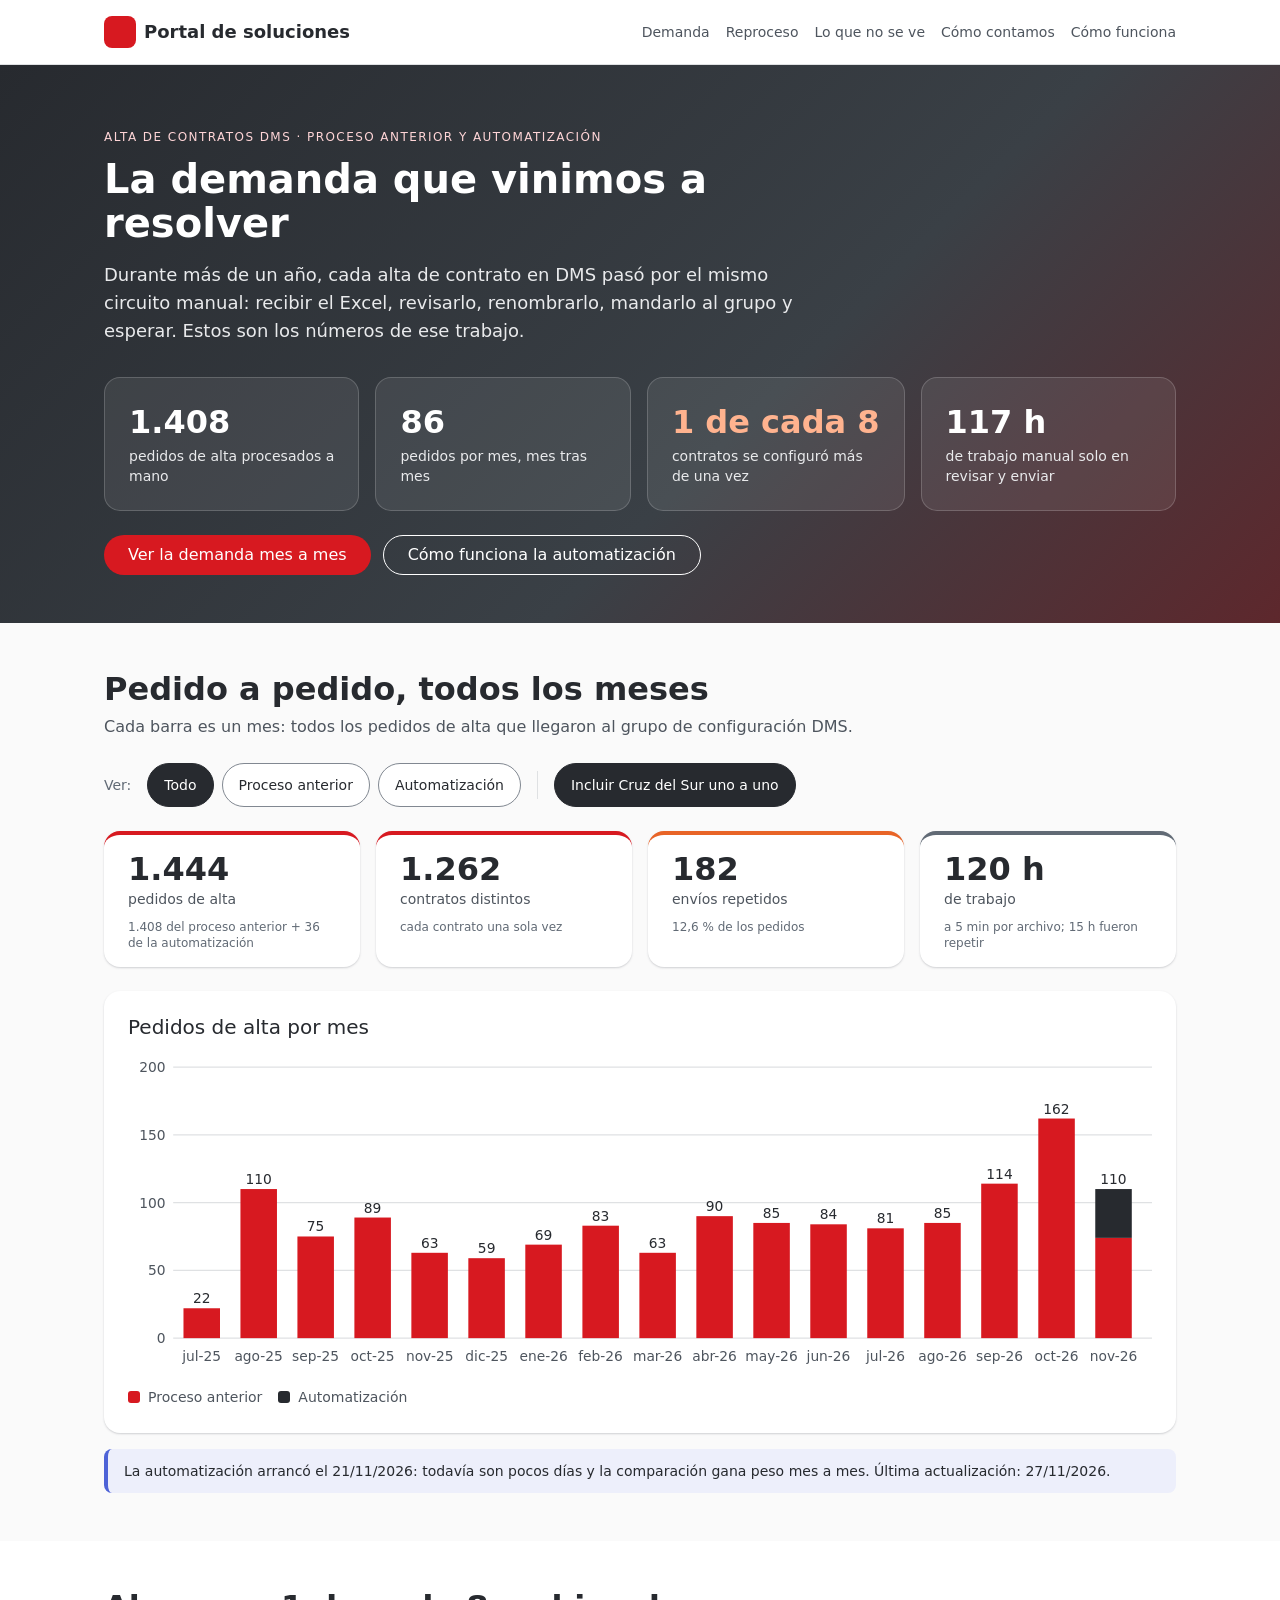
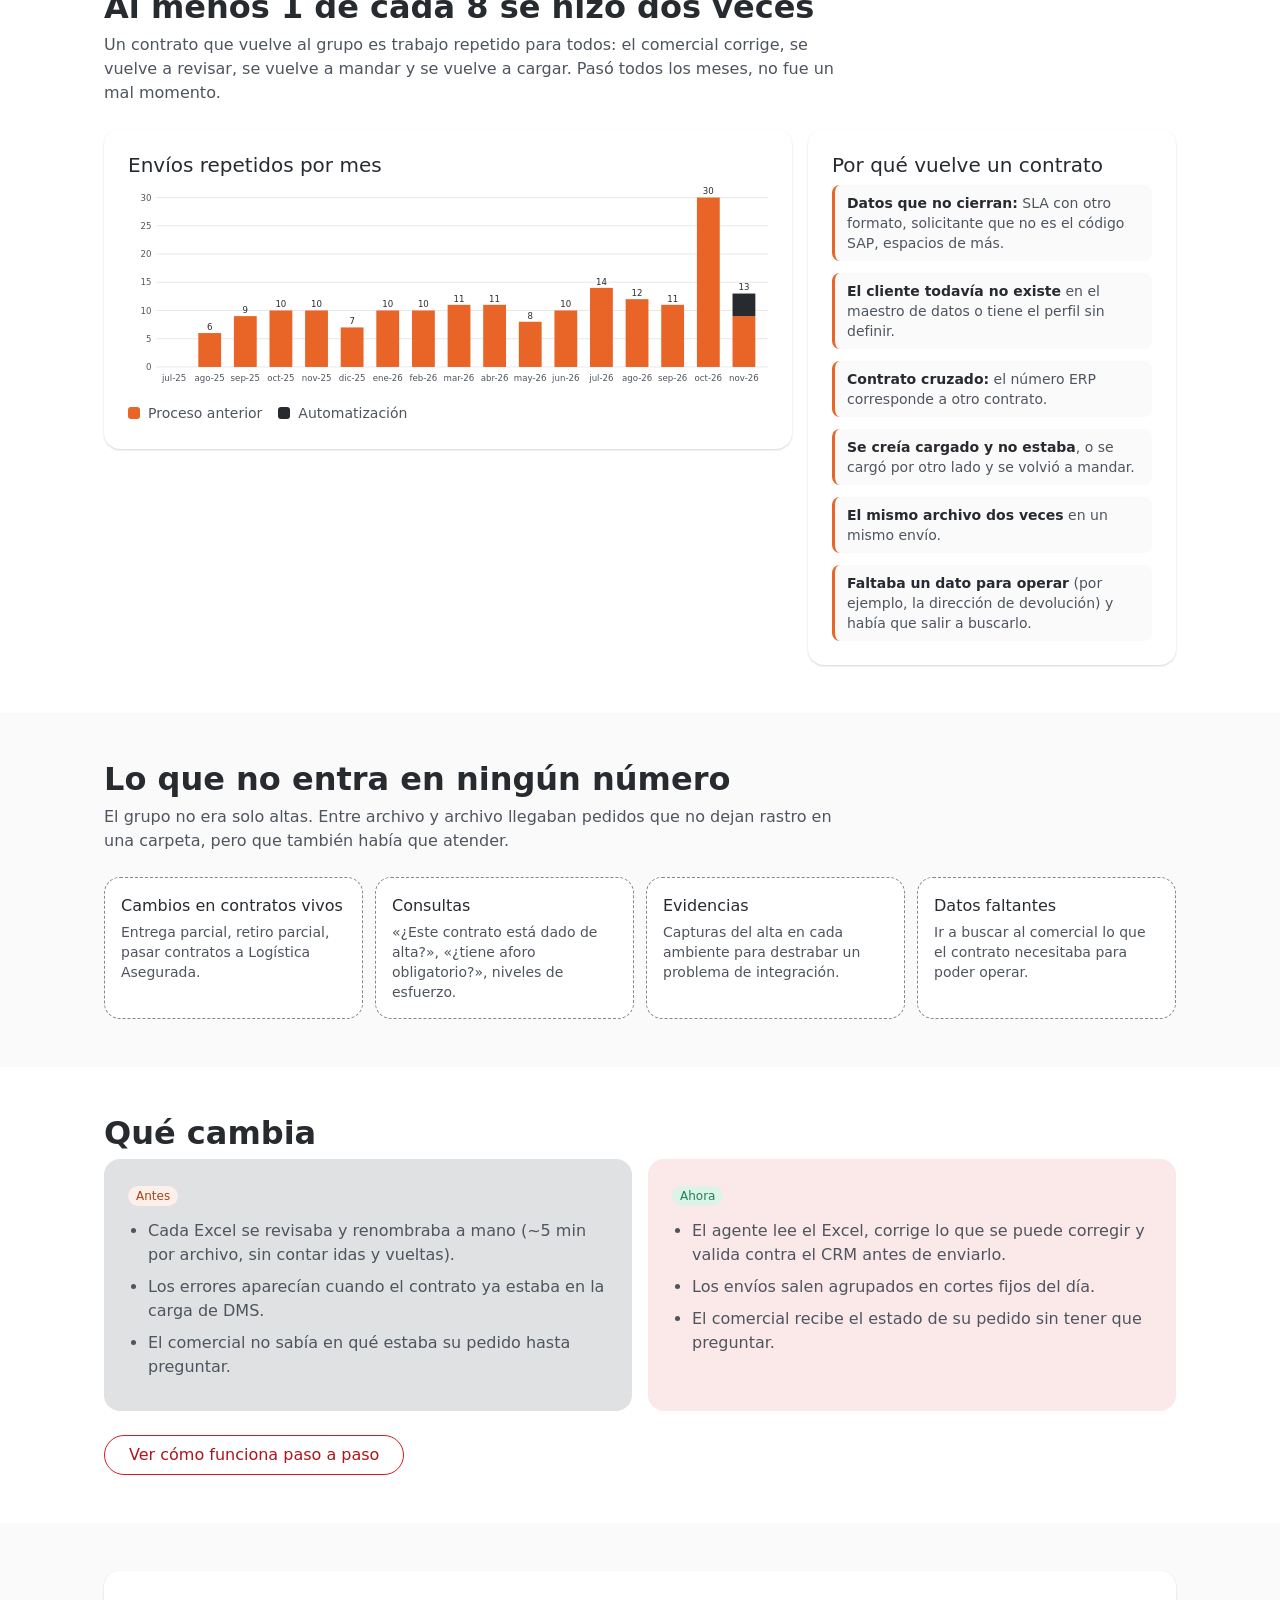
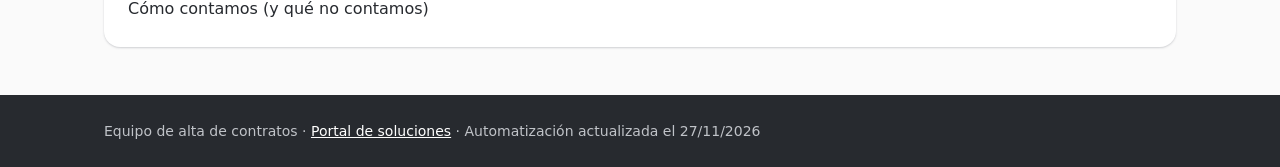
<file: alta-demanda/index.html>
<!DOCTYPE html>
<html lang="es">
<head>
<meta charset="utf-8">
<meta name="viewport" content="width=device-width, initial-scale=1">
<title>La demanda que vinimos a resolver · Alta de contratos DMS</title>
<meta name="description" content="Cuántos pedidos de alta de contratos DMS se procesaron a mano, cuántos se repitieron y qué cambia con la automatización.">
<link rel="icon" href="data:image/svg+xml,%3Csvg xmlns='http://www.w3.org/2000/svg' viewBox='0 0 32 32'%3E%3Crect width='32' height='32' rx='8' fill='%23d71920'/%3E%3Cpath d='M8 22V14M14 22V9M20 22V12M26 22V17' stroke='%23fff' stroke-width='3' stroke-linecap='round'/%3E%3C/svg%3E">
<style>
:root{
  --c-color-bg:#fafafa;--c-color-surface:#fff;--c-color-surface-primary:#d71920;--c-color-surface-primary-subtle:#fbe8e9;
  --c-color-surface-neutral:#dfe1e3;--c-color-surface-neutral-strong:#616a75;--c-color-surface-neutral-subtle:#fafafa;
  --c-color-surface-warning:#e86427;--c-color-surface-warning-subtle:#fdefe9;--c-color-surface-info:#4e63d7;--c-color-surface-info-subtle:#edeffb;
  --c-color-surface-success:#1f7e5a;--c-color-surface-success-subtle:#ddf3ea;
  --c-color-text-strong:#272a2f;--c-color-text:#4e555e;--c-color-text-subtle:#616a75;--c-color-text-inverse:#fff;--c-color-text-primary:#b0141a;
  --c-color-text-warning:#a5441a;--c-color-text-success:#1f7e5a;--c-color-text-info:#3a4bb0;
  --c-color-border-subtle:#c0c3c8;--c-color-border-strong:#818891;
  --c-border-radius-small:8px;--c-border-radius-medium:16px;--c-border-radius-large:24px;--c-border-radius-xlarge:99px;
  --c-font-family-headline:Rubik,"Segoe UI",system-ui,sans-serif;--c-font-family-body:Roboto,"Segoe UI",system-ui,sans-serif;
  --c-spacing-1:4px;--c-spacing-2:8px;--c-spacing-3:12px;--c-spacing-4:16px;--c-spacing-5:24px;--c-spacing-6:32px;--c-spacing-7:48px;--c-spacing-8:64px;
  --shadow-bottom-subtle:0 1px 2px #4e555e40;--shadow-focus-regular:0 0 0 3px #4e63d766;
}
*{box-sizing:border-box}
body{margin:0;background:var(--c-color-bg);color:var(--c-color-text);font:400 16px/24px var(--c-font-family-body)}
a{color:var(--c-color-text-primary)}
:focus-visible{outline:2px solid transparent;box-shadow:var(--shadow-focus-regular);border-radius:var(--c-border-radius-small)}
.wrap{max-width:1120px;margin:0 auto;padding:0 var(--c-spacing-5)}
header.top{background:var(--c-color-surface);border-bottom:1px solid var(--c-color-surface-neutral)}
header.top .wrap{display:flex;align-items:center;gap:var(--c-spacing-4);height:64px}
.logo{display:flex;align-items:center;gap:var(--c-spacing-2);font:700 18px/22px var(--c-font-family-headline);color:var(--c-color-text-strong);text-decoration:none}
.logo i{width:32px;height:32px;border-radius:var(--c-border-radius-small);background:var(--c-color-surface-primary);display:inline-block}
nav.top{margin-left:auto;display:flex;gap:var(--c-spacing-4);font-size:14px}
nav.top a{color:var(--c-color-text);text-decoration:none;padding:var(--c-spacing-2) 0;min-height:44px;display:flex;align-items:center}
nav.top a:hover{color:var(--c-color-text-strong);text-decoration:underline}
.hero{background:linear-gradient(135deg,#272a2f 0%,#3a4046 60%,#810f13 140%);color:var(--c-color-text-inverse);padding:var(--c-spacing-8) 0 var(--c-spacing-7)}
.over{font:500 12px/16px var(--c-font-family-body);letter-spacing:.12em;text-transform:uppercase;color:#ffd5d7}
.hero h1{font:700 40px/44px var(--c-font-family-headline);margin:var(--c-spacing-3) 0 var(--c-spacing-4);max-width:760px}
.hero p.lead{font-size:18px;line-height:28px;max-width:720px;color:#e9eaec;margin:0}
.kpis{display:grid;grid-template-columns:repeat(4,1fr);gap:var(--c-spacing-4);margin-top:var(--c-spacing-6)}
.kpi{background:#ffffff14;border:1px solid #ffffff2e;border-radius:var(--c-border-radius-medium);padding:var(--c-spacing-5)}
.kpi b{display:block;font:700 32px/40px var(--c-font-family-headline);color:#fff;white-space:nowrap}
.kpi span{display:block;font-size:14px;line-height:20px;color:#e9eaec;margin-top:var(--c-spacing-1)}
.kpi.alerta b{color:#ffb38f}
section{padding:var(--c-spacing-7) 0}
section.blanca{background:var(--c-color-surface)}
h2{font:700 32px/36px var(--c-font-family-headline);color:var(--c-color-text-strong);margin:0 0 var(--c-spacing-2)}
h3{font:500 20px/24px var(--c-font-family-headline);color:var(--c-color-text-strong);margin:0 0 var(--c-spacing-2)}
.sub{margin:0 0 var(--c-spacing-5);max-width:760px}
.card{background:var(--c-color-surface);border-radius:var(--c-border-radius-medium);box-shadow:var(--shadow-bottom-subtle);padding:var(--c-spacing-5)}
.filtros{display:flex;flex-wrap:wrap;align-items:center;gap:var(--c-spacing-2);margin-bottom:var(--c-spacing-5)}
.filtros .lbl{font-size:14px;color:var(--c-color-text-subtle);margin-right:var(--c-spacing-2)}
.chip{font:500 14px/20px var(--c-font-family-body);border:1px solid var(--c-color-border-strong);background:var(--c-color-surface);color:var(--c-color-text-strong);border-radius:var(--c-border-radius-xlarge);padding:var(--c-spacing-2) var(--c-spacing-4);min-height:44px;cursor:pointer}
.chip[aria-pressed="true"]{background:var(--c-color-text-strong);border-color:var(--c-color-text-strong);color:var(--c-color-text-inverse)}
.chip:hover{border-color:var(--c-color-text-strong)}
.chip:disabled{opacity:.5;cursor:not-allowed}
.sep{width:1px;height:28px;background:var(--c-color-surface-neutral);margin:0 var(--c-spacing-2)}
.grid4{display:grid;grid-template-columns:repeat(4,1fr);gap:var(--c-spacing-4);margin-bottom:var(--c-spacing-5)}
.m{background:var(--c-color-surface);border-radius:var(--c-border-radius-medium);box-shadow:var(--shadow-bottom-subtle);padding:var(--c-spacing-4) var(--c-spacing-5);border-top:4px solid var(--c-color-surface-primary)}
.m.warn{border-top-color:var(--c-color-surface-warning)}
.m.neu{border-top-color:var(--c-color-surface-neutral-strong)}
.m b{display:block;font:700 32px/36px var(--c-font-family-headline);color:var(--c-color-text-strong)}
.m span{font-size:14px;line-height:20px}
.m small{display:block;font-size:12px;line-height:16px;color:var(--c-color-text-subtle);margin-top:var(--c-spacing-2)}
.leyenda{display:flex;flex-wrap:wrap;gap:var(--c-spacing-4);font-size:14px;margin:var(--c-spacing-3) 0 0}
.leyenda i{display:inline-block;width:12px;height:12px;border-radius:3px;margin-right:var(--c-spacing-2);vertical-align:-1px}
.chart{width:100%;overflow-x:auto}
.chart svg{display:block;min-width:640px;width:100%;height:auto}
.chart text{font:400 11px var(--c-font-family-body);fill:#4e555e}
.two{display:grid;grid-template-columns:3fr 2fr;gap:var(--c-spacing-4);align-items:start}
.vs{display:grid;grid-template-columns:1fr 1fr;gap:var(--c-spacing-4)}
.vs .col{border-radius:var(--c-border-radius-medium);padding:var(--c-spacing-5)}
.vs .antes{background:var(--c-color-surface-neutral)}
.vs .ahora{background:var(--c-color-surface-primary-subtle)}
.vs ul{margin:var(--c-spacing-3) 0 0;padding-left:20px}
.vs li{margin-bottom:var(--c-spacing-2)}
.tag{display:inline-block;font:500 12px/16px var(--c-font-family-body);border-radius:var(--c-border-radius-xlarge);padding:2px var(--c-spacing-2)}
.tag.warn{background:var(--c-color-surface-warning-subtle);color:var(--c-color-text-warning)}
.tag.ok{background:var(--c-color-surface-success-subtle);color:var(--c-color-text-success)}
.causas{list-style:none;margin:0;padding:0;display:grid;gap:var(--c-spacing-3)}
.causas li{background:var(--c-color-surface-neutral-subtle);border-radius:var(--c-border-radius-small);border-left:3px solid var(--c-color-surface-warning);padding:var(--c-spacing-2) var(--c-spacing-3);font-size:14px;line-height:20px}
.causas li b{color:var(--c-color-text-strong)}
.oculta{display:grid;grid-template-columns:repeat(4,1fr);gap:var(--c-spacing-3)}
.oculta div{background:var(--c-color-surface);border:1px dashed var(--c-color-border-strong);border-radius:var(--c-border-radius-medium);padding:var(--c-spacing-4);font-size:14px;line-height:20px}
.oculta b{display:block;color:var(--c-color-text-strong);font:500 16px/24px var(--c-font-family-headline);margin-bottom:var(--c-spacing-1)}
.alert{border-radius:var(--c-border-radius-small);background:var(--c-color-surface-info-subtle);border-left:4px solid var(--c-color-surface-info);padding:var(--c-spacing-3) var(--c-spacing-4);font-size:14px;line-height:20px;color:var(--c-color-text-strong);margin-top:var(--c-spacing-4)}
details.metodo{background:var(--c-color-surface);border-radius:var(--c-border-radius-medium);box-shadow:var(--shadow-bottom-subtle);padding:var(--c-spacing-4) var(--c-spacing-5)}
details.metodo summary{cursor:pointer;font:500 16px/24px var(--c-font-family-headline);color:var(--c-color-text-strong);min-height:44px;display:flex;align-items:center}
details.metodo ul{font-size:14px;line-height:20px;padding-left:20px}
table{border-collapse:collapse;width:100%;font-size:14px}
th,td{padding:0 var(--c-spacing-4);height:40px;text-align:right;border-bottom:1px solid var(--c-color-surface-neutral);white-space:nowrap}
th:first-child,td:first-child{text-align:left}
th{font-weight:500;color:var(--c-color-text-strong);background:var(--c-color-surface-neutral-subtle)}
caption{text-align:left;padding:var(--c-spacing-2) var(--c-spacing-4);font-size:12px;color:var(--c-color-text-subtle)}
.tabla{border-radius:var(--c-border-radius-small);overflow:auto;border:1px solid var(--c-color-surface-neutral);margin-top:var(--c-spacing-4)}
.cta{display:flex;flex-wrap:wrap;gap:var(--c-spacing-3);margin-top:var(--c-spacing-5)}
.btn{display:inline-flex;align-items:center;justify-content:center;height:40px;padding:0 var(--c-spacing-5);border-radius:var(--c-border-radius-xlarge);font:500 16px/24px var(--c-font-family-body);text-decoration:none}
.btn.pri{background:var(--c-color-surface-primary);color:#fff}
.btn.pri:hover{background:#b0141a}
.btn.sec{border:1px solid #fff;color:#fff}
.btn.sec:hover{background:#ffffff1f}
.btn.out{border:1px solid var(--c-color-surface-primary);color:var(--c-color-text-primary)}
footer{background:var(--c-color-text-strong);color:#c0c3c8;font-size:14px;padding:var(--c-spacing-5) 0}
footer a{color:#fff}
@media (max-width:1023px){
  .hero h1{font-size:28px;line-height:32px}h2{font-size:24px;line-height:28px}
  .kpi b{font-size:28px;line-height:32px}
  .kpis,.grid4,.oculta{grid-template-columns:1fr 1fr}.two,.vs{grid-template-columns:1fr}
  nav.top{display:none}
  .btn{width:90%;height:48px}.cta{justify-content:center}
}
</style>
</head>
<body>
<header class="top"><div class="wrap">
  <a class="logo" href="../"><i aria-hidden="true"></i>Portal de soluciones</a>
  <nav class="top" aria-label="Secciones">
    <a href="#demanda">Demanda</a><a href="#reproceso">Reproceso</a><a href="#oculta">Lo que no se ve</a><a href="#metodo">Cómo contamos</a><a href="../alta-contingente/">Cómo funciona</a>
  </nav>
</div></header>

<div class="hero"><div class="wrap">
  <div class="over">Alta de contratos DMS · proceso anterior y automatización</div>
  <h1>La demanda que vinimos a resolver</h1>
  <p class="lead">Durante más de un año, cada alta de contrato en DMS pasó por el mismo circuito manual: recibir el Excel, revisarlo, renombrarlo, mandarlo al grupo y esperar. Estos son los números de ese trabajo.</p>
  <div class="kpis" id="hero-kpis"></div>
  <div class="cta">
    <a class="btn pri" href="#demanda">Ver la demanda mes a mes</a>
    <a class="btn sec" href="../alta-contingente/">Cómo funciona la automatización</a>
  </div>
</div></div>

<section id="demanda"><div class="wrap">
  <h2>Pedido a pedido, todos los meses</h2>
  <p class="sub">Cada barra es un mes: todos los pedidos de alta que llegaron al grupo de configuración DMS.</p>
  <div class="filtros" role="group" aria-label="Filtros">
    <span class="lbl">Ver:</span>
    <button class="chip" type="button" data-vista="todo" aria-pressed="true">Todo</button>
    <button class="chip" type="button" data-vista="manual" aria-pressed="false">Proceso anterior</button>
    <button class="chip" type="button" data-vista="auto" aria-pressed="false">Automatización</button>
    <span class="sep" aria-hidden="true"></span>
    <button class="chip" type="button" id="chip-cds" aria-pressed="true">Incluir Cruz del Sur uno a uno</button>
  </div>
  <div class="grid4" id="metricas" aria-live="polite"></div>
  <div class="card">
    <h3>Pedidos de alta por mes</h3>
    <div class="chart" id="chart"></div>
    <div class="leyenda" id="leyenda"></div>
  </div>
  <div class="alert" id="nota-auto" hidden></div>
</div></section>

<section id="reproceso" class="blanca"><div class="wrap">
  <h2>Al menos 1 de cada 8 se hizo dos veces</h2>
  <p class="sub">Un contrato que vuelve al grupo es trabajo repetido para todos: el comercial corrige, se vuelve a revisar, se vuelve a mandar y se vuelve a cargar. Pasó todos los meses, no fue un mal momento.</p>
  <div class="two">
    <div class="card"><h3>Envíos repetidos por mes</h3><div class="chart" id="chart-rep"></div>
      <div class="leyenda" id="leyenda-rep"></div></div>
    <div class="card"><h3>Por qué vuelve un contrato</h3>
      <ul class="causas">
        <li><b>Datos que no cierran:</b> SLA con otro formato, solicitante que no es el código SAP, espacios de más.</li>
        <li><b>El cliente todavía no existe</b> en el maestro de datos o tiene el perfil sin definir.</li>
        <li><b>Contrato cruzado:</b> el número ERP corresponde a otro contrato.</li>
        <li><b>Se creía cargado y no estaba</b>, o se cargó por otro lado y se volvió a mandar.</li>
        <li><b>El mismo archivo dos veces</b> en un mismo envío.</li>
        <li><b>Faltaba un dato para operar</b> (por ejemplo, la dirección de devolución) y había que salir a buscarlo.</li>
      </ul>
    </div>
  </div>
</div></section>

<section id="oculta"><div class="wrap">
  <h2>Lo que no entra en ningún número</h2>
  <p class="sub">El grupo no era solo altas. Entre archivo y archivo llegaban pedidos que no dejan rastro en una carpeta, pero que también había que atender.</p>
  <div class="oculta">
    <div><b>Cambios en contratos vivos</b>Entrega parcial, retiro parcial, pasar contratos a Logística Asegurada.</div>
    <div><b>Consultas</b>«¿Este contrato está dado de alta?», «¿tiene aforo obligatorio?», niveles de esfuerzo.</div>
    <div><b>Evidencias</b>Capturas del alta en cada ambiente para destrabar un problema de integración.</div>
    <div><b>Datos faltantes</b>Ir a buscar al comercial lo que el contrato necesitaba para poder operar.</div>
  </div>
</div></section>

<section class="blanca"><div class="wrap">
  <h2>Qué cambia</h2>
  <div class="vs">
    <div class="col antes"><span class="tag warn">Antes</span>
      <ul><li>Cada Excel se revisaba y renombraba a mano (~5 min por archivo, sin contar idas y vueltas).</li>
      <li>Los errores aparecían cuando el contrato ya estaba en la carga de DMS.</li>
      <li>El comercial no sabía en qué estaba su pedido hasta preguntar.</li></ul></div>
    <div class="col ahora"><span class="tag ok">Ahora</span>
      <ul><li>El agente lee el Excel, corrige lo que se puede corregir y valida contra el CRM antes de enviarlo.</li>
      <li>Los envíos salen agrupados en cortes fijos del día.</li>
      <li>El comercial recibe el estado de su pedido sin tener que preguntar.</li></ul></div>
  </div>
  <div class="cta"><a class="btn out" href="../alta-contingente/">Ver cómo funciona paso a paso</a></div>
</div></section>

<section id="metodo"><div class="wrap">
  <details class="metodo"><summary>Cómo contamos (y qué no contamos)</summary>
    <ul>
      <li><b>Período:</b> desde el 16/07/2025. Antes de esa fecha los envíos salían desde otra cuenta y no están en esta base.</li>
      <li><b>Fuente:</b> los Excel compartidos en el grupo de alta de contratos. La fecha es la de la última modificación del archivo, no siempre la del envío.</li>
      <li><b>Pedido de alta:</b> cada Excel de alta enviado a configuración DMS. <b>Envío repetido:</b> un contrato que se volvió a mandar después de haberse enviado.</li>
      <li><b>No incluye:</b> cargas masivas de la migración ni la carga masiva de Cruz del Sur con el normalizador. Cruz del Sur enviado uno a uno por el grupo sí está, y se puede sacar con el filtro.</li>
      <li><b>Horas:</b> 5 minutos por archivo, sin contar las consultas con el comercial.</li>
      <li><b>Automatización:</b> desde el 21/11/2026; se actualiza sola cada día hábil a las 17 h.</li>
    </ul>
    <div class="tabla"><table id="tabla"></table></div>
  </details>
</div></section>

<footer><div class="wrap">Equipo de alta de contratos · <a href="../">Portal de soluciones</a> <span id="actualizado"></span></div></footer>

<script>
(function(){
"use strict";
var MIN=5;
// Pedidos de alta por mes (agregados, sin clientes). p = pedidos, r = envios repetidos; pc / rc = Cruz del Sur uno a uno.
var M={"2025-07":{p:22,r:0},"2025-08":{p:110,r:6},"2025-09":{p:75,r:9},"2025-10":{p:89,r:10},"2025-11":{p:63,r:10},"2025-12":{p:59,r:7},"2026-01":{p:69,r:10},"2026-02":{p:83,r:10},"2026-03":{p:63,r:11},"2026-04":{p:90,r:11},"2026-05":{p:85,r:8},"2026-06":{p:84,r:10},"2026-07":{p:81,r:14},"2026-08":{p:81,r:12,pc:4,rc:0},"2026-09":{p:103,r:6,pc:11,rc:5},"2026-10":{p:110,r:15,pc:52,rc:15},"2026-11":{p:71,r:9,pc:3,rc:0}};
var MESES_PERIODO=16.3; // 16/07/2025 a 24/11/2026
var AUTO={inicio:"2026-11-21",actualizado:"",meses:{}};
var st={vista:"todo",cds:true};
var MES=["ene","feb","mar","abr","may","jun","jul","ago","sep","oct","nov","dic"];
function lab(k){var p=k.split("-");return MES[+p[1]-1]+"-"+p[0].slice(2);}
function n(x){return Math.round(x).toLocaleString("es-AR");}
function $(id){return document.getElementById(id);}
function v(o,k){return (o&&o[k])||0;}
function fecha(iso){var p=String(iso).slice(0,10).split("-");return p[2]+"/"+p[1]+"/"+p[0];}
function manualMes(k,cds){var o=M[k]||{},c=cds===undefined?st.cds:cds;return {ped:v(o,"p")+(c?v(o,"pc"):0),rep:v(o,"r")+(c?v(o,"rc"):0)};}
function autoMes(k){var o=AUTO.meses[k]||{};return {ped:v(o,"recibidos"),ok:v(o,"cargados"),rech:v(o,"rechazados"),rep:v(o,"reenvios")};}
function meses(){var s={};Object.keys(M).forEach(function(k){s[k]=1;});Object.keys(AUTO.meses).forEach(function(k){s[k]=1;});return Object.keys(s).sort();}
function totales(vista,cds){var t={ped:0,rep:0,a:0,aRep:0,aOk:0,aRech:0};
  meses().forEach(function(k){var m=manualMes(k,cds),a=autoMes(k);
    if(vista!=="auto"){t.ped+=m.ped;t.rep+=m.rep;}
    if(vista!=="manual"){t.a+=a.ped;t.aRep+=a.rep;t.aOk+=a.ok;t.aRech+=a.rech;}});
  return t;}
function hero(){var t=totales("manual",true);
  $("hero-kpis").innerHTML=
   '<div class="kpi"><b>'+n(t.ped)+'</b><span>pedidos de alta procesados a mano</span></div>'+
   '<div class="kpi"><b>'+n(t.ped/MESES_PERIODO)+'</b><span>pedidos por mes, mes tras mes</span></div>'+
   '<div class="kpi alerta"><b>1 de cada 8</b><span>contratos se configuró más de una vez</span></div>'+
   '<div class="kpi"><b>'+n(t.ped*MIN/60)+' h</b><span>de trabajo manual solo en revisar y enviar</span></div>';}
function card(c,b,s,sm){return '<div class="m '+c+'"><b>'+b+'</b><span>'+s+'</span><small>'+sm+'</small></div>';}
function metricas(){var t=totales(st.vista,st.cds),h="";
  if(st.vista==="auto"){
    h+=card("",n(t.a),"pedidos recibidos por el agente","desde el "+fecha(AUTO.inicio));
    h+=card("neu",n(t.aOk),"cargados en DMS","confirmados por la carga del día");
    h+=card("warn",n(t.aRech),"rechazados al cargar","con el motivo informado al comercial");
    h+=card("neu",n(t.aRep),"envíos repetidos","la meta es que tienda a cero");
  }else{
    var conA=st.vista==="todo", ped=t.ped+(conA?t.a:0), rep=t.rep+(conA?t.aRep:0);
    h+=card("",n(ped),"pedidos de alta",conA&&t.a?n(t.ped)+" del proceso anterior + "+n(t.a)+" de la automatización":"desde el 16/07/2025");
    h+=card("",n(ped-rep),"contratos distintos","cada contrato una sola vez");
    h+=card("warn",n(rep),"envíos repetidos",(ped?(100*rep/ped).toFixed(1).replace(".",","):0)+" % de los pedidos");
    h+=card("neu",n(ped*MIN/60)+" h","de trabajo","a 5 min por archivo; "+n(rep*MIN/60)+" h fueron repetir");
  }
  $("metricas").innerHTML=h;}
function barras(el,series,colores,nombre){
  var ks=meses(),W=Math.max(640,ks.length*48),H=260,pl=36,pb=28,pt=16,cw=(W-pl-8)/ks.length;
  var max=1;ks.forEach(function(k){var s=0;series.forEach(function(f){s+=f(k);});if(s>max)max=s;});
  var paso=max>100?50:max>40?10:max>10?5:1, top=Math.ceil(max/paso)*paso;
  function y(x){return pt+(H-pt-pb)*(1-x/top);}
  var g='<svg viewBox="0 0 '+W+' '+H+'" role="img" aria-label="'+nombre+'">';
  for(var t=0;t<=top;t+=paso){g+='<line x1="'+pl+'" x2="'+W+'" y1="'+y(t)+'" y2="'+y(t)+'" stroke="#dfe1e3"/><text x="'+(pl-6)+'" y="'+(y(t)+4)+'" text-anchor="end">'+t+'</text>';}
  ks.forEach(function(k,i){var acc=0,x=pl+i*cw+cw*0.18,w=cw*0.64;
    series.forEach(function(f,j){var val=f(k);if(val>0){g+='<rect x="'+x.toFixed(1)+'" y="'+y(acc+val).toFixed(1)+'" width="'+w.toFixed(1)+'" height="'+(y(acc)-y(acc+val)).toFixed(1)+'" fill="'+colores[j]+'"><title>'+lab(k)+': '+n(val)+'</title></rect>';}acc+=val;});
    if(acc>0)g+='<text x="'+(x+w/2).toFixed(1)+'" y="'+(y(acc)-4).toFixed(1)+'" text-anchor="middle" style="font-weight:500;fill:#272a2f">'+n(acc)+'</text>';
    g+='<text x="'+(x+w/2).toFixed(1)+'" y="'+(H-10)+'" text-anchor="middle">'+lab(k)+'</text>';});
  el.innerHTML=g+'</svg>';}
function ley(L){return L.map(function(l){return '<span><i style="background:'+l[0]+'"></i>'+l[1]+'</span>';}).join("");}
function graficos(){var S=[],C=[],L=[],SR=[],CR=[],LR=[];
  if(st.vista!=="auto"){S.push(function(k){return manualMes(k).ped;});C.push("#d71920");L.push(["#d71920","Proceso anterior"]);
    SR.push(function(k){return manualMes(k).rep;});CR.push("#e86427");LR.push(["#e86427","Proceso anterior"]);}
  if(st.vista!=="manual"){S.push(function(k){return autoMes(k).ped;});C.push("#272a2f");L.push(["#272a2f","Automatización"]);
    SR.push(function(k){return autoMes(k).rep;});CR.push("#272a2f");LR.push(["#272a2f","Automatización"]);}
  barras($("chart"),S,C,"Pedidos de alta por mes");$("leyenda").innerHTML=ley(L);
  barras($("chart-rep"),SR,CR,"Envíos repetidos por mes");$("leyenda-rep").innerHTML=ley(LR);
  var na=$("nota-auto");na.hidden=st.vista==="manual";
  na.textContent="La automatización arrancó el "+fecha(AUTO.inicio)+": todavía son pocos días y la comparación gana peso mes a mes."+(AUTO.actualizado?" Última actualización: "+fecha(AUTO.actualizado)+".":"");}
function tabla(){var h='<caption>Detalle mensual</caption><thead><tr><th scope="col">Mes</th><th scope="col">Pedidos de alta</th><th scope="col">Envíos repetidos</th><th scope="col">Automatización</th></tr></thead><tbody>';
  meses().forEach(function(k){var m=manualMes(k),a=autoMes(k);h+='<tr><td>'+lab(k)+'</td><td>'+n(m.ped)+'</td><td>'+n(m.rep)+'</td><td>'+n(a.ped)+'</td></tr>';});
  $("tabla").innerHTML=h+'</tbody>';}
function render(){hero();metricas();graficos();tabla();
  document.querySelectorAll("[data-vista]").forEach(function(b){b.setAttribute("aria-pressed",b.getAttribute("data-vista")===st.vista?"true":"false");});
  var c=$("chip-cds");c.setAttribute("aria-pressed",st.cds?"true":"false");c.disabled=st.vista==="auto";
  $("actualizado").textContent=AUTO.actualizado?"· Automatización actualizada el "+fecha(AUTO.actualizado):"";}
document.querySelectorAll("[data-vista]").forEach(function(b){b.addEventListener("click",function(){st.vista=b.getAttribute("data-vista");render();});});
$("chip-cds").addEventListener("click",function(){st.cds=!st.cds;render();});
render();
if(window.fetch)fetch("automatizacion.json?t="+Date.now()).then(function(r){return r.ok?r.json():null;}).then(function(j){if(j&&j.meses){AUTO=j;render();}}).catch(function(){});
})();
</script>
</body>
</html>
</file>
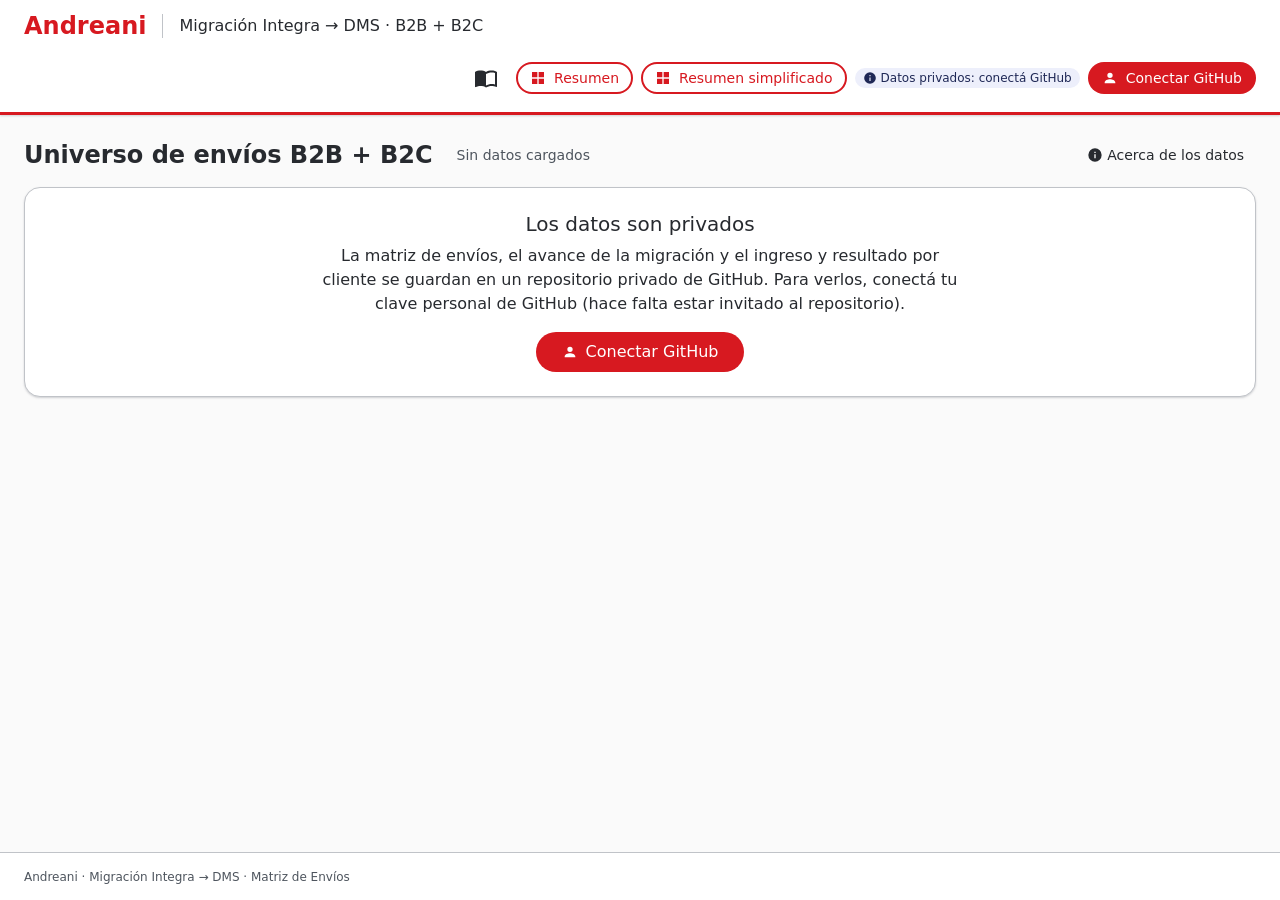
<file: matriz-envios/index.html>
<!DOCTYPE html>
<html lang="es">
<head>
<meta charset="UTF-8">
<meta name="viewport" content="width=device-width, initial-scale=1">
<meta name="robots" content="noindex">
<title>Matriz de Envíos · Dashboard · Andreani</title>
<link rel="icon" href="favicon.svg" type="image/svg+xml">
<link rel="stylesheet" href="estilos.css?v=1.8.5">
<link rel="stylesheet" href="guia.css?v=1.8.5">
<link rel="stylesheet" href="rsa.css?v=1.8.5">
<link rel="stylesheet" href="resumen.css?v=1.9">
</head>
<body>
<a class="skip-link" href="#contenido">Saltar al contenido</a>

<header class="header">
  <div class="header__inner">
    <a class="brand" href="../" aria-label="Andreani, ir al portal de herramientas">Andreani</a>
    <span class="header__divider" aria-hidden="true"></span>
    <p class="header__title">Migración Integra → DMS · B2B + B2C</p>
    <div class="header__actions">
      <a class="icon-btn icon-btn--guia" id="btn-guia" href="guia.html" target="_blank" rel="noopener" aria-label="Guía de usuario (se abre en una pestaña nueva)" title="Guía de usuario">
        <svg width="24" height="24" viewBox="0 0 24 24" aria-hidden="true" focusable="false"><path fill="currentColor" d="M21 5c-1.1-.35-2.3-.5-3.5-.5-1.95 0-4.05.4-5.5 1.5-1.45-1.1-3.55-1.5-5.5-1.5S2.45 4.9 1 6v14.65c0 .25.25.5.5.5.1 0 .15-.05.25-.05C3.1 20.45 5.05 20 6.5 20c1.95 0 4.05.4 5.5 1.5 1.35-.85 3.8-1.5 5.5-1.5 1.65 0 3.35.3 4.75 1.05.1.05.15.05.25.05.25 0 .5-.25.5-.5V6c-.6-.45-1.25-.75-2-1Zm0 13.5c-1.1-.35-2.3-.5-3.5-.5-1.7 0-4.15.65-5.5 1.5V8c1.35-.85 3.8-1.5 5.5-1.5 1.2 0 2.4.15 3.5.5v11.5Z"/></svg>
      </a>
      <button type="button" class="btn btn--secondary btn--small" id="btn-resumen" title="Números generales por canal y rankings, para descargar en PDF">
        <svg width="16" height="16" viewBox="0 0 24 24" aria-hidden="true" focusable="false"><path fill="currentColor" d="M3 3h8v8H3V3Zm10 0h8v8h-8V3ZM3 13h8v8H3v-8Zm10 0h8v8h-8v-8Z"/></svg>
        Resumen
      </button>
      <button type="button" class="btn btn--secondary btn--small" id="btn-actualizar" aria-haspopup="dialog" hidden>
        <svg width="16" height="16" viewBox="0 0 24 24" aria-hidden="true" focusable="false"><path fill="currentColor" d="M14 2H6a2 2 0 0 0-2 2v16a2 2 0 0 0 2 2h12a2 2 0 0 0 2-2V8l-6-6Zm4 18H6V4h7v5h5v11Z"/></svg>
        Cargar descarga de Power BI
      </button>
      <div class="sync" id="sync" aria-label="Sincronización con GitHub" role="group"></div>
    </div>
  </div>
</header>

<main id="contenido" tabindex="-1">
  <div class="page-head">
    <h1>Universo de envíos B2B + B2C</h1>
    <span id="estado-base"></span>
    <p class="page-head__meta" id="subtitulo">Cargando…</p>
    <details class="about">
      <summary>
        <svg width="16" height="16" viewBox="0 0 24 24" aria-hidden="true" focusable="false"><path fill="currentColor" d="M12 2a10 10 0 1 0 0 20 10 10 0 0 0 0-20Zm1 15h-2v-6h2v6Zm0-8h-2V7h2v2Z"/></svg>
        Acerca de los datos
      </summary>
      <div class="about__body">
        <p>Envíos de todos los contratos y clientes de Grupo Logístico Andreani, canales <strong>B2B</strong> y <strong>B2C</strong>. Lo que se migra del sistema operativo <strong>Integra</strong> al nuevo sistema operativo <strong>DMS</strong> es el canal <strong>B2C</strong>: la pestaña «Migración a DMS» muestra solo B2C.</p>
        <p>Canal: si la descarga no trae la columna «Canal», los contratos que empiezan con 350 o 351 son B2B y el resto, B2C.</p>
        <p>Estructura: Segmento › Razón social › Tipo de servicio › Servicio agrupado › Servicio › N° contrato. El canal es un filtro aparte.</p>
        <p>Ingreso y resultado: salen de la base Rentabilidad clientes de Power BI, por RSA (Razón Social Agrupada). Cada razón social se vincula con su RSA.</p>
        <p>Privacidad: los datos se guardan en un repositorio privado de GitHub. Solo los ve quien está invitado y conecta su clave en este navegador.</p>
        <dl class="meta-list" id="about-meta"></dl>
      </div>
    </details>
  </div>

  <div id="alertas" aria-live="polite"></div>

  <section class="panel vacio" id="vacio" aria-live="polite" hidden><div id="vacio-body"></div></section>

  <div class="controles" id="controles">
    <div class="tabs tabs--vistas" role="tablist" aria-label="Vistas del dashboard" id="vistas"></div>
    <div class="barra-wrap" role="search" aria-label="Filtros">
      <span class="barra__titulo"><svg width="16" height="16" viewBox="0 0 24 24" aria-hidden="true" focusable="false"><path fill="currentColor" d="M3 5h18l-7 8v6l-4 2v-8L3 5Z"/></svg>Filtros</span>
      <div class="barra" id="barra"></div>
    </div>
    <div class="activos" id="filtros-activos" aria-live="polite" hidden></div>
  </div>

  <!-- ============ Pestaña 1: Resumen ============ -->
  <div id="vista-resumen" role="tabpanel" aria-labelledby="vtab-resumen" tabindex="-1">
    <section aria-labelledby="t-kpis" class="sec sec--first">
      <h2 id="t-kpis" class="sr-only">Indicadores principales</h2>
      <ul class="kpis" id="kpis"></ul>
    </section>
    <section aria-labelledby="t-arbol" class="sec">
      <div class="panel">
        <div class="panel__head">
          <div><h2 id="t-arbol" tabindex="-1">Universo por jerarquía</h2><p class="panel__sub">Expandí cada nivel para bajar al siguiente. Respeta los filtros.</p></div>
          <button type="button" class="btn btn--ghost btn--small" id="btn-contraer">Contraer todo</button>
        </div>
        <div id="arbol"></div>
      </div>
    </section>
    <section aria-labelledby="t-canal" class="sec">
      <div class="panel">
        <div class="panel__head"><div><h2 id="t-canal">Envíos por canal</h2><p class="panel__sub">B2B = contratos que empiezan con 350 o 351 · B2C = el resto. Clic en una barra para filtrar</p></div></div>
        <div id="ch-canal"></div>
      </div>
    </section>
    <section aria-labelledby="t-seg" class="sec">
      <div class="grid-2">
        <div class="panel">
          <div class="panel__head"><div><h2 id="t-seg">Envíos por segmento</h2><p class="panel__sub">Clic en una barra para filtrar</p></div></div>
          <div id="ch-segmentos"></div>
        </div>
        <div class="panel">
          <div class="panel__head"><div><h2 id="t-serv">Servicios con más envíos</h2><p class="panel__sub">Clic en una barra para filtrar</p></div></div>
          <div id="ch-servicios"></div>
        </div>
      </div>
    </section>
    <section aria-labelledby="t-rank" class="sec">
      <h2 id="t-rank" class="sr-only">Rankings de clientes</h2>
      <div class="grid-2">
        <div class="panel">
          <div class="panel__head"><div><h3>Top 10 · Clientes con más contratos</h3><p class="panel__sub">Contratos con envíos en el período</p></div></div>
          <div id="rk-contratos"></div>
        </div>
        <div class="panel">
          <div class="panel__head"><div><h3>Top 10 · Clientes con más envíos</h3><p class="panel__sub">Participación sobre el total filtrado</p></div></div>
          <div id="rk-envios"></div>
        </div>
      </div>
    </section>
  </div>

  <!-- ============ Pestaña 2: Ingreso y resultado (T-005, D-031, D-037) ============ -->
  <div id="vista-ingreso" role="tabpanel" aria-labelledby="vtab-ingreso" tabindex="-1" hidden>
    <div class="alert alert--info alert--compacta sec--first" role="note">
      <svg width="20" height="20" viewBox="0 0 24 24" aria-hidden="true" focusable="false"><path fill="currentColor" d="M12 2a10 10 0 1 0 0 20 10 10 0 0 0 0-20Zm1 15h-2v-6h2v6Zm0-8h-2V7h2v2Z"/></svg>
      <div class="alert__body"><span><strong>Montos por RSA (Razón Social Agrupada).</strong> Ingreso, costos y resultado son del RSA completo: no se separan por canal, servicio ni contrato. Canal, Segmento y Razón social eligen qué RSA se muestran y sus envíos. <span id="ing-periodo"></span></span></div>
    </div>
    <div class="rsa-barra" id="rsa-filtro"></div>
    <div id="rsa-contenido"></div>
    <div id="rsa-secciones">
      <section aria-labelledby="t-rsa-kpis" class="sec sec--first">
        <h2 id="t-rsa-kpis" class="sr-only">Indicadores de ingreso y resultado</h2>
        <ul class="kpis" id="rsa-kpis"></ul>
      </section>
      <section aria-labelledby="t-rsa-tabla" class="sec">
        <div class="panel">
          <div class="panel__head">
            <div><h2 id="t-rsa-tabla">Ingreso y resultado por RSA</h2><p class="panel__sub">Sin RSA internos (88881, 88882, 99999 y 01648 Contado). Tocá el título de una columna para ordenar (por defecto, por ingreso).</p></div>
            <button type="button" class="btn btn--secondary btn--small" id="rsa-csv">
              <svg width="16" height="16" viewBox="0 0 24 24" aria-hidden="true" focusable="false"><path fill="currentColor" d="M5 20h14v-2H5v2Zm7-3 6-6-1.4-1.4-3.6 3.6V3h-2v10.2L7.4 9.6 6 11l6 6Z"/></svg>
              Exportar CSV
            </button>
          </div>
          <div id="rsa-tabla"></div>
        </div>
      </section>
      <section aria-labelledby="t-rsa-prio" class="sec">
        <div class="grid-3-1">
          <div class="panel">
            <div class="panel__head"><div><h2 id="t-rsa-prio">Matriz de priorización</h2><p class="panel__sub">Los 60 RSA con más ingreso: envíos (horizontal) contra rentabilidad (vertical). El tamaño del círculo es el ingreso. Cambiá a «Lista» para ver el detalle por grupo, o tocá un círculo para ir a su fila.</p></div></div>
            <div id="rsa-prio"></div>
          </div>
          <div class="panel">
            <div class="panel__head"><div><h2 id="t-rsa-leer">Cómo leerla</h2></div></div>
            <ul class="hist">
              <li><strong>Arriba a la derecha:</strong> mucho volumen y rentables. Mayor impacto: migrar con cuidado.</li>
              <li><strong>Abajo a la derecha:</strong> mucho volumen y rentabilidad baja o negativa. Revisar tarifas.</li>
              <li><strong>Izquierda:</strong> poco volumen. Candidatos para pilotos en DMS.</li>
              <li><strong>Derecha / izquierda:</strong> lo separa la línea punteada, que es la mediana de envíos de estos 60 RSA.</li>
            </ul>
          </div>
        </div>
      </section>
      <section aria-labelledby="t-rsa-evo" class="sec">
        <div class="panel">
          <div class="panel__head"><div><h2 id="t-rsa-evo">Evolución mensual de ingreso y resultado</h2><p class="panel__sub">RSA que se muestran arriba</p></div></div>
          <div id="rsa-evo"></div>
        </div>
      </section>
      <section aria-labelledby="t-rsa-cal" class="sec">
        <div class="panel">
          <div class="panel__head"><div><h2 id="t-rsa-cal">Calidad del vínculo razón social → RSA</h2><p class="panel__sub">Sobre toda la matriz, sin filtros. Ponderado por envíos.</p></div></div>
          <ul class="quality" id="rsa-calidad"></ul>
          <p class="rsa-vias" id="rsa-vias"></p>
          <h3 style="margin-top:var(--c-spacing-5)">Resolver vínculos</h3>
          <p class="panel__sub">Razones sociales con más de un RSA posible o sin RSA, ordenadas por envíos. Lo que elijas queda como vínculo manual y se conserva al recalcular.</p>
          <div id="rsa-resolver" style="margin-top:var(--c-spacing-3)"></div>
        </div>
      </section>
    </div>
    <details class="panel rsa-carga" id="rsa-carga-panel" hidden>
      <summary>Cargar bases de ingreso (solo editores)</summary>
      <p class="panel__sub">Elegí las planillas de Power BI. Se leen en este navegador y, al tocar «Enviar a GitHub», se guardan normalizadas en el repositorio privado (carpeta <code>fuentes/</code>). La tabla FACTURACION no se guarda.</p>
      <div id="rsa-carga"></div>
    </details>
  </div>

  <!-- ============ Pestaña 3: Análisis ============ -->
  <div id="vista-analisis" role="tabpanel" aria-labelledby="vtab-analisis" tabindex="-1" hidden>
    <section aria-labelledby="t-evolucion" class="sec sec--first">
      <div class="grid-3-1">
        <div class="panel">
          <div class="panel__head"><div><h2 id="t-evolucion">Evolución mensual por tipo de servicio</h2><p class="panel__sub" id="evo-sub"></p></div></div>
          <div id="ch-evolucion"></div>
        </div>
        <div class="panel">
          <div class="panel__head"><div><h2 id="t-mix">Participación por tipo</h2><p class="panel__sub">Envíos del período filtrado</p></div></div>
          <div id="ch-mix"></div>
        </div>
      </div>
    </section>
    <section aria-labelledby="t-mas" class="sec">
      <div class="panel">
        <div class="panel__head"><div><h2 id="t-mas">Más rankings</h2></div></div>
        <div class="tabs" role="tablist" aria-labelledby="t-mas" id="tabs"></div>
        <div id="tab-panel" role="tabpanel" tabindex="0"></div>
      </div>
    </section>
    <section aria-labelledby="t-calidad" class="sec">
      <div class="grid-3-1">
        <div class="panel">
          <div class="panel__head"><div><h2 id="t-calidad">Calidad de datos</h2><p class="panel__sub">Sobre toda la base (B2B + B2C), sin filtros</p></div></div>
          <ul class="quality" id="calidad"></ul>
        </div>
        <div class="panel">
          <div class="panel__head"><div><h2 id="t-base">Base de datos</h2></div></div>
          <dl class="meta-list" id="base-meta"></dl>
          <h3>Historial de actualizaciones</h3>
          <ul class="hist" id="historial"></ul>
        </div>
      </div>
    </section>
    <section aria-labelledby="t-detalle" class="sec">
      <div class="panel">
        <div class="panel__head">
          <div><h2 id="t-detalle">Detalle</h2><p class="panel__sub" id="detalle-sub"></p></div>
          <button type="button" class="btn btn--secondary btn--small" id="btn-csv">
            <svg width="16" height="16" viewBox="0 0 24 24" aria-hidden="true" focusable="false"><path fill="currentColor" d="M5 20h14v-2H5v2Zm7-3 6-6-1.4-1.4-3.6 3.6V3h-2v10.2L7.4 9.6 6 11l6 6Z"/></svg>
            Exportar CSV
          </button>
        </div>
        <div class="table-wrap" id="detalle"></div>
        <div class="pager" id="pager"></div>
      </div>
    </section>
  </div>

  <!-- ============ Pestaña 4: Migración a DMS (solo B2C, D-030) ============ -->
  <div id="vista-migracion" role="tabpanel" aria-labelledby="vtab-migracion" tabindex="-1" hidden>
    <div id="mig-aviso" aria-live="polite" class="sec--first"></div>
    <section aria-labelledby="t-mig-kpis" class="sec sec--first">
      <h2 id="t-mig-kpis" class="sr-only">Avance de la migración (canal B2C)</h2>
      <ul class="kpis" id="mig-kpis"></ul>
    </section>
    <section aria-labelledby="t-mig-arbol" class="sec">
      <div class="panel">
        <div class="panel__head">
          <div><h2 id="t-mig-arbol" tabindex="-1">Marcar lo migrado a DMS</h2>
            <p class="panel__sub">Solo canal B2C, que es lo migrable. Marcá la casilla de un contrato, servicio, servicio agrupado, tipo, razón social o segmento completo. Para marcar un servicio en todos los clientes, filtralo arriba y usá «Marcar lo filtrado».</p></div>
        </div>
        <div class="toolbar" role="group" aria-label="Acciones de migración">
          <button type="button" class="btn btn--secondary btn--small" id="mig-marcar" data-fid="mig-marcar-btn">Marcar lo filtrado</button>
          <button type="button" class="btn btn--ghost btn--small" id="mig-desmarcar" data-fid="mig-desmarcar-btn">Desmarcar lo filtrado</button>
          <button type="button" class="btn btn--ghost btn--small" id="mig-deshacer" disabled>
            <svg width="16" height="16" viewBox="0 0 24 24" aria-hidden="true" focusable="false"><path fill="currentColor" d="M12.5 8c-2.6 0-5 1-6.9 2.6L2 7v9h9l-3.6-3.6A8 8 0 0 1 20.2 16l2.4-.8A10.5 10.5 0 0 0 12.5 8Z"/></svg><span id="mig-deshacer-txt">Deshacer</span>
          </button>
          <span class="toolbar__sep" aria-hidden="true" id="mig-sep1"></span>
          <input type="file" id="mig-archivo" accept=".xlsx,.csv,.txt" class="sr-only" aria-label="Importar lista de contratos migrados (CSV o Excel)">
          <label class="btn btn--ghost btn--small" for="mig-archivo" id="mig-importar">
            <svg width="16" height="16" viewBox="0 0 24 24" aria-hidden="true" focusable="false"><path fill="currentColor" d="M5 20h14v-2H5v2Zm7-17-6 6 1.4 1.4L11 6.8V17h2V6.8l3.6 3.6L18 9l-6-6Z"/></svg>Importar lista de contratos
          </label>
          <button type="button" class="btn btn--ghost btn--small" id="mig-exportar">
            <svg width="16" height="16" viewBox="0 0 24 24" aria-hidden="true" focusable="false"><path fill="currentColor" d="M5 20h14v-2H5v2Zm7-3 6-6-1.4-1.4-3.6 3.6V3h-2v10.2L7.4 9.6 6 11l6 6Z"/></svg>Exportar estado (CSV)
          </button>
          <span class="toolbar__sep" aria-hidden="true"></span>
          <label class="toolbar__label" for="mig-ver">Mostrar</label>
          <select id="mig-ver" class="input input--select">
            <option value="todo">Todo</option>
            <option value="pend">Solo pendientes</option>
            <option value="mig">Solo migrado</option>
          </select>
          <button type="button" class="btn btn--ghost btn--small" id="mig-contraer">Contraer todo</button>
        </div>
        <div id="mig-arbol"></div>
      </div>
    </section>
    <section aria-labelledby="t-mig-seg" class="sec">
      <div class="grid-3-1">
        <div class="panel">
          <div class="panel__head"><div><h2 id="t-mig-seg">Avance por segmento</h2><p class="panel__sub">Canal B2C · respeta los filtros</p></div></div>
          <div id="mig-segmentos"></div>
        </div>
        <div class="panel">
          <div class="panel__head"><div><h2 id="t-mig-hist">Últimos cambios</h2></div></div>
          <ul class="hist" id="mig-hist"></ul>
        </div>
      </div>
    </section>
  </div>
</main>

<footer class="footer">
  <div class="footer__inner">
    <span>Andreani · Migración Integra → DMS · Matriz de Envíos</span>
    <span id="footer-base"></span>
  </div>
</footer>

<div class="modal-backdrop" id="modal" data-open="false">
  <div class="modal" role="dialog" aria-modal="true" aria-labelledby="modal-title" aria-describedby="modal-desc">
    <div class="modal__head">
      <h2 id="modal-title">Cargar descarga de Power BI</h2>
      <button type="button" class="icon-btn" id="modal-cerrar" aria-label="Cerrar">
        <svg width="20" height="20" viewBox="0 0 24 24" aria-hidden="true" focusable="false"><path fill="currentColor" d="M19 6.4 17.6 5 12 10.6 6.4 5 5 6.4 10.6 12 5 17.6 6.4 19 12 13.4 17.6 19 19 17.6 13.4 12 19 6.4Z"/></svg>
      </button>
    </div>
    <div class="modal__body" id="modal-body">
      <p id="modal-desc" style="margin:0;font-size:14px;line-height:20px">Elegí el Excel (.xlsx) o CSV exportado de Power BI (B2B + B2C). Antes de cambiar nada vas a ver un resumen. Al confirmar, la base nueva queda lista para «Enviar a GitHub»; las marcas de migración no se pierden.</p>
      <div class="drop" id="drop">
        <svg width="32" height="32" viewBox="0 0 24 24" aria-hidden="true" focusable="false"><path fill="currentColor" d="M14 2H6a2 2 0 0 0-2 2v16a2 2 0 0 0 2 2h12a2 2 0 0 0 2-2V8l-6-6Zm4 18H6V4h7v5h5v11ZM8 15h8v2H8v-2Zm0-4h8v2H8v-2Z"/></svg>
        <p><strong>Arrastrá el archivo acá</strong> o</p>
        <input type="file" id="archivo" accept=".xlsx,.csv,.txt" class="sr-only" aria-label="Elegir archivo de Power BI (Excel o CSV)">
        <label class="btn btn--secondary btn--small" for="archivo" style="cursor:pointer">Elegir archivo</label>
        <p id="archivo-nombre" class="num"></p>
      </div>
      <div id="modal-resultado" aria-live="polite"></div>
    </div>
    <div class="modal__foot">
      <button type="button" class="btn btn--ghost" id="modal-cancelar">Cancelar</button>
      <button type="button" class="btn btn--primary" id="modal-aplicar" disabled>Agregar a la base</button>
    </div>
  </div>
</div>

<div class="modal-backdrop" id="modal-gh" data-open="false">
  <div class="modal modal--angosto" role="dialog" aria-modal="true" aria-labelledby="gh-title">
    <div class="modal__head">
      <h2 id="gh-title">Conexión con GitHub</h2>
      <button type="button" class="icon-btn" id="gh-cerrar" aria-label="Cerrar">
        <svg width="20" height="20" viewBox="0 0 24 24" aria-hidden="true" focusable="false"><path fill="currentColor" d="M19 6.4 17.6 5 12 10.6 6.4 5 5 6.4 10.6 12 5 17.6 6.4 19 12 13.4 17.6 19 19 17.6 13.4 12 19 6.4Z"/></svg>
      </button>
    </div>
    <div class="modal__body" id="gh-body"></div>
  </div>
</div>

<!-- ============ Resumen ejecutivo (T-012): pantalla aparte, imprimible / PDF ============ -->
<div class="resumen" id="resumen" hidden>
  <div class="rs-barra" role="group" aria-label="Acciones del resumen">
    <button type="button" class="btn btn--ghost btn--small" id="rs-volver">
      <svg width="16" height="16" viewBox="0 0 24 24" aria-hidden="true" focusable="false"><path fill="currentColor" d="M20 11H7.8l5.6-5.6L12 4l-8 8 8 8 1.4-1.4L7.8 13H20v-2Z"/></svg>
      Volver al dashboard
    </button>
    <div class="rs-barra__acc">
      <button type="button" class="btn btn--primary btn--small" id="rs-pdf">
        <svg width="16" height="16" viewBox="0 0 24 24" aria-hidden="true" focusable="false"><path fill="currentColor" d="M5 20h14v-2H5v2Zm7-3 6-6-1.4-1.4-3.6 3.6V3h-2v10.2L7.4 9.6 6 11l6 6Z"/></svg>
        Descargar PDF
      </button>
    </div>
  </div>
  <header class="rs-cab">
    <p class="rs-cab__marca">Andreani</p>
    <h1 id="rs-titulo" tabindex="-1">Matriz de Envíos · Resumen ejecutivo</h1>
    <p class="rs-meta" id="rs-meta"></p>
    <p class="rs-conf">Uso interno · Información confidencial</p>
  </header>
  <div id="rs-contenido"></div>
</div>

<div class="toast" id="toast" role="status" aria-live="polite"></div>
<div class="chart-tip" id="tip" aria-hidden="true"></div>

<!-- v1.8: los datos se leen y escriben con la clave de cada usuario en el repo PRIVADO Pblsanchez/andreani-migracion-datos (D-035). B2B + B2C (D-030, D-032, D-033, D-034) -->
<script src="matriz-lib.js"></script>
<script src="matriz-ui.js"></script>
<script src="matriz-sync.js"></script>
<script src="matriz-gh.js"></script>
<script src="matriz-vistas.js"></script>
<script src="matriz-detalle.js"></script>
<script src="matriz-rsa-lib.js"></script>
<script src="matriz-rsa.js"></script>
<script src="matriz-app.js"></script>
<script src="matriz-resumen.js?v=1.9"></script>
</body>
</html>
</file>
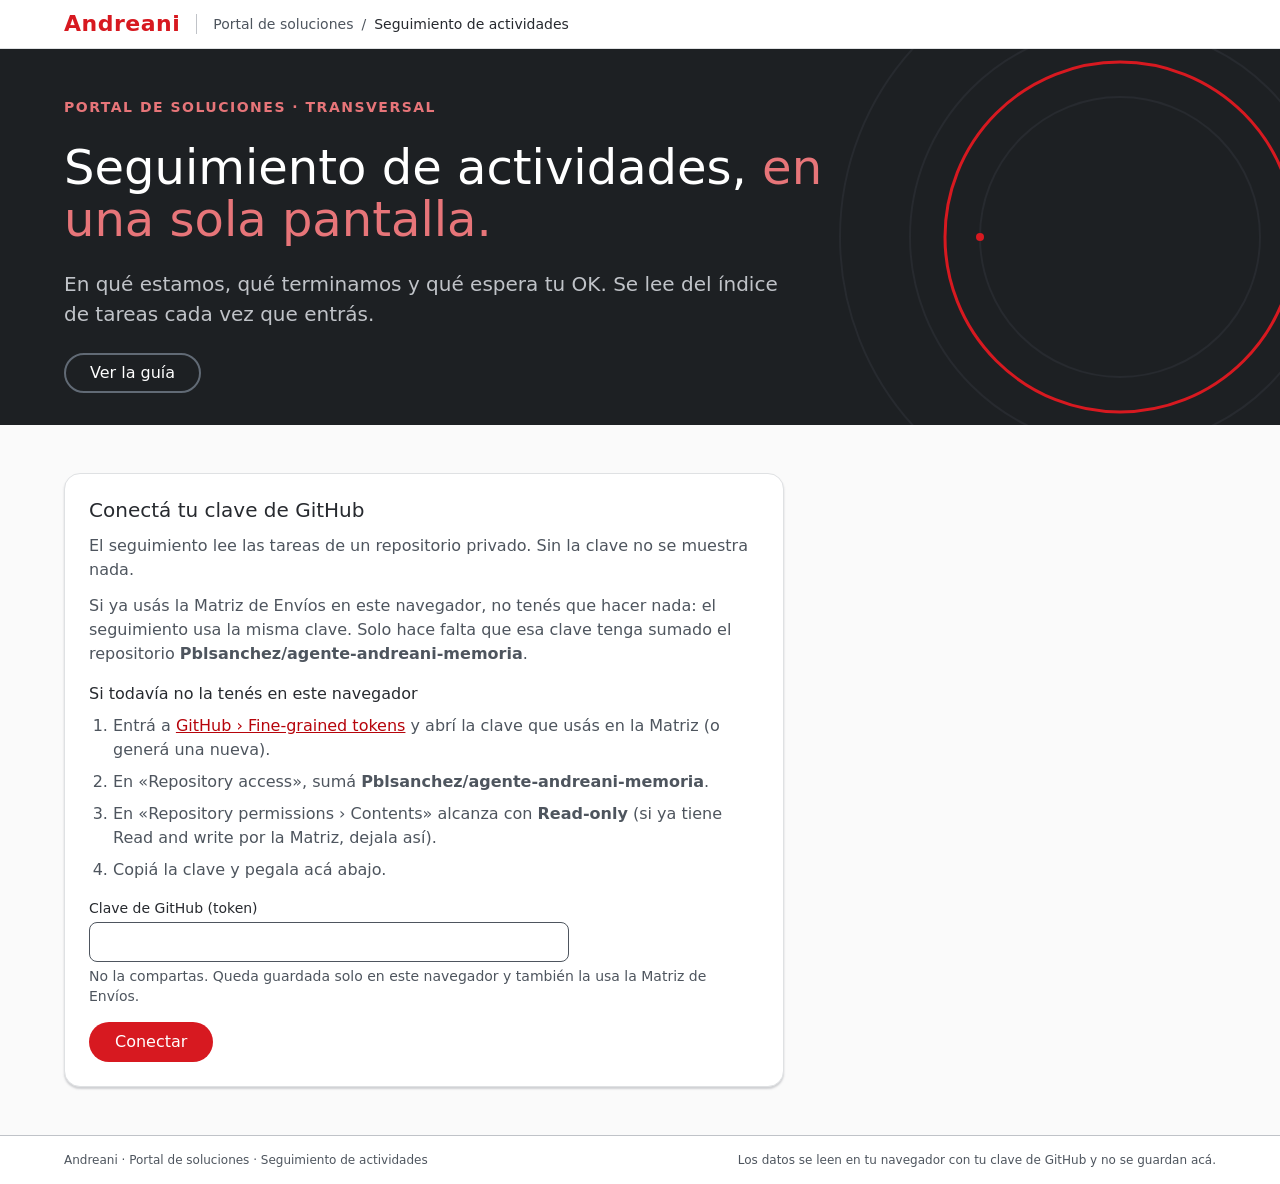
<file: seguimiento/index.html>
<!DOCTYPE html>
<html lang="es-AR">
<head>
<meta charset="utf-8">
<meta name="viewport" content="width=device-width, initial-scale=1">
<meta name="robots" content="noindex, nofollow">
<title>Seguimiento de actividades · Portal de soluciones</title>
<link rel="icon" href="../favicon.svg" type="image/svg+xml">
<link rel="stylesheet" href="../portal.css?v=2.2">
<link rel="stylesheet" href="seguimiento.css?v=1.7">
<link rel="stylesheet" href="seg-e2.css?v=1.7">
</head>
<body>
<a class="skip-link" href="#seg-main">Saltar al contenido</a>

<header class="header">
  <div class="header-in">
    <a class="logo" href="../" aria-label="Andreani, ir al Portal de soluciones">Andreani</a>
    <span class="ruta"><a href="../">Portal de soluciones</a><span class="ruta__sep" aria-hidden="true">/</span><strong>Seguimiento de actividades</strong></span>
    <div class="sesion" id="seg-sesion" hidden>
      <span class="usuario" id="seg-usuario"></span>
      <button type="button" class="btn btn-secondary btn--chico" id="seg-actualizar">Actualizar</button>
      <button type="button" class="btn btn-ghost btn--chico" id="seg-desconectar">Desconectar</button>
    </div>
  </div>
</header>

<section class="hero hero--seg" aria-labelledby="seg-titulo">
  <svg class="hero-deco" viewBox="0 0 600 600" aria-hidden="true" focusable="false">
    <circle cx="300" cy="300" r="280"/><circle cx="300" cy="300" r="210"/><circle cx="300" cy="300" r="140"/>
    <circle class="r" cx="300" cy="300" r="175"/>
    <g class="g"><circle class="p" cx="300" cy="20" r="7"/><circle class="p" cx="510" cy="300" r="5"/><circle class="p" cx="160" cy="300" r="4"/></g>
  </svg>
  <div class="hero-in">
    <span class="eyebrow anim">Portal de soluciones · Transversal</span>
    <h1 id="seg-titulo" class="anim">Seguimiento de actividades, <em>en una sola pantalla.</em></h1>
    <p class="hero-bajada anim">En qué estamos, qué terminamos y qué espera tu OK. Se lee del índice de tareas cada vez que entrás.</p>
    <div class="hero-cta anim"><a class="btn btn-secondary btn-claro" href="guia.html">Ver la guía</a></div>
    <div class="hero-meta anim" id="seg-hero-meta" aria-label="Resumen de tareas" hidden></div>
  </div>
</section>

<main id="seg-main" class="principal" tabindex="-1">
  <section id="seg-conexion" class="panel" aria-labelledby="seg-conexion-titulo">
    <noscript><p>Esta página necesita JavaScript.</p></noscript>
  </section>

  <section id="seg-sin-acceso" class="panel" hidden></section>

  <section id="seg-datos" hidden>
    <p class="leido" id="seg-leido"></p>
    <div id="seg-error" aria-live="polite"></div>
    <div id="seg-filtros" class="filtros" role="group" aria-label="Filtros"></div>
    <section id="seg-contadores" class="seccion seccion--contadores" aria-labelledby="seg-contadores-titulo" hidden></section>
    <section id="seg-ok" class="seccion seccion--ok" aria-labelledby="seg-ok-titulo"></section>
    <section id="seg-frenadas" class="seccion" aria-labelledby="seg-frenadas-titulo"></section>
    <section id="seg-lista" class="seccion" aria-labelledby="seg-lista-titulo"></section>
    <section id="seg-actividad" class="seccion" aria-labelledby="seg-actividad-titulo"></section>
  </section>

  <div id="seg-anuncio" class="sr-only" aria-live="polite"></div>
</main>

<footer class="footer">
  <div class="footer-in">
    <span>Andreani · Portal de soluciones · Seguimiento de actividades</span>
    <span>Los datos se leen en tu navegador con tu clave de GitHub y no se guardan acá.</span>
  </div>
</footer>

<script src="seguimiento-lib.js?v=1.5"></script>
<script src="seguimiento-gh.js?v=1.5"></script>
<script src="seguimiento-vistas.js?v=1.7"></script>
<script src="seguimiento.js?v=1.5"></script>
</body>
</html>
</file>
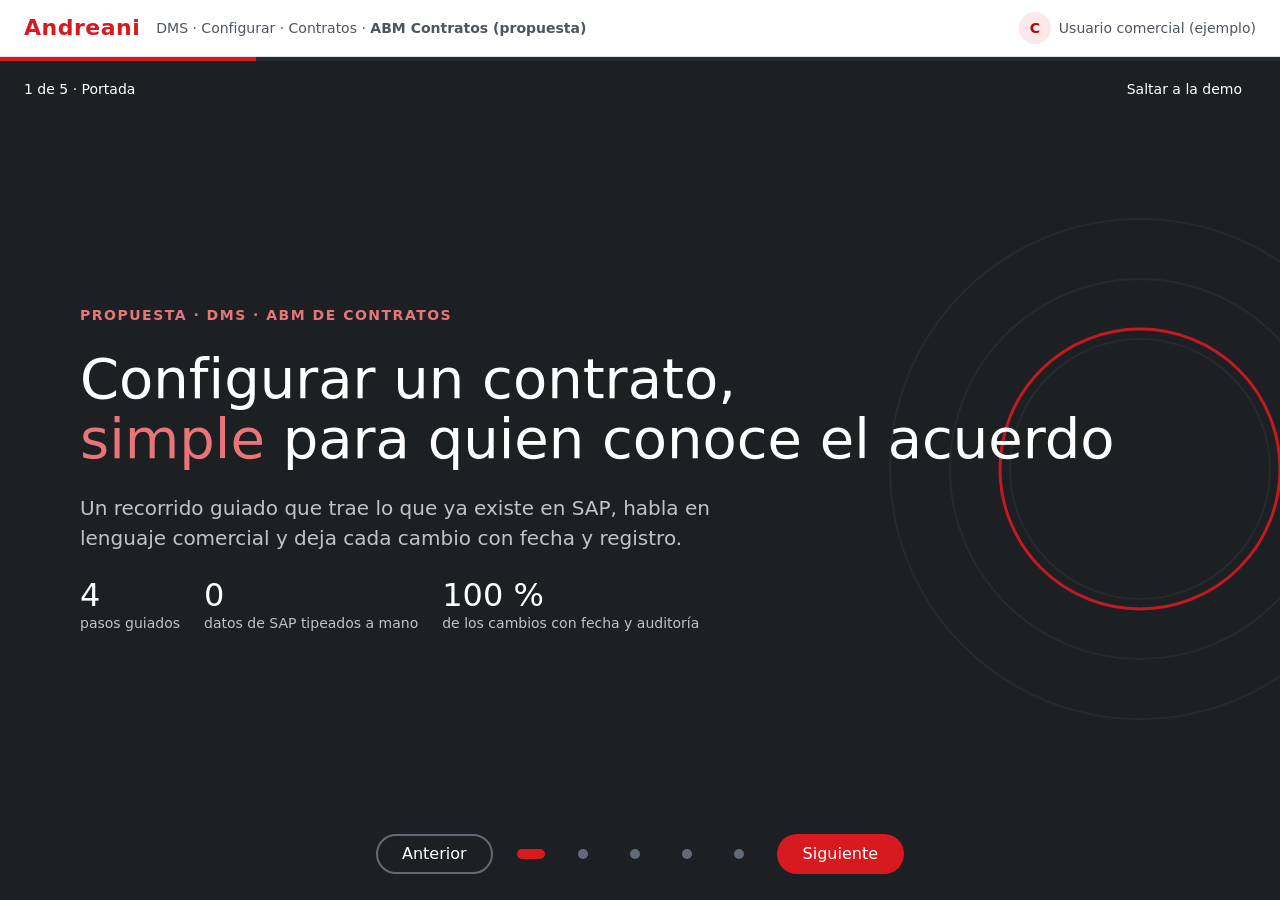
<file: pruebas/abm-contratos/index.html>
<!doctype html>
<html lang="es">
<head>
<meta charset="utf-8">
<meta name="viewport" content="width=device-width, initial-scale=1">
<meta name="robots" content="noindex">
<title>ABM Contratos DMS · Prototipo de propuesta</title>
<link rel="icon" href="data:image/svg+xml,%3Csvg xmlns='http://www.w3.org/2000/svg' viewBox='0 0 32 32'%3E%3Crect width='32' height='32' rx='8' fill='%23d71920'/%3E%3Ctext x='16' y='22' font-family='Arial' font-weight='700' font-size='16' text-anchor='middle' fill='%23ffffff'%3EA%3C/text%3E%3C/svg%3E">
<link rel="stylesheet" href="abm.css?v=0.7">
<link rel="stylesheet" href="abm-servicio.css?v=0.8.2">
<link rel="stylesheet" href="abm-domicilios.css?v=0.8.3">
<link rel="stylesheet" href="abm-vigencia.css?v=0.8.4">
<link rel="stylesheet" href="abm-listado.css?v=0.9.1">
<link rel="stylesheet" href="intro.css?v=0.8.5">
</head>
<body>
<header class="header">
  <span class="logo">Andreani</span>
  <span class="ruta">DMS · Configurar · Contratos · <strong>ABM Contratos (propuesta)</strong></span>
  <span class="usuario"><span class="avatar" aria-hidden="true">C</span><span>Usuario comercial (ejemplo)</span></span>
</header>
<main id="app" aria-live="off"></main>
<noscript><p style="padding:24px">Este prototipo necesita JavaScript.</p></noscript>
<script src="abm-datos.js?v=0.9.2"></script>
<script src="abm-cartera.js?v=0.8"></script>
<script src="abm-servicio.js?v=0.9.2"></script>
<script src="abm-domicilios.js?v=0.8.3"></script>
<script src="abm-vigencia.js?v=0.8.5"></script>
<script src="abm-estado.js?v=0.8.4"></script>
<script src="abm.js?v=0.9.2"></script>
<script src="intro.js?v=0.9.2"></script>
</body>
</html>
</file>
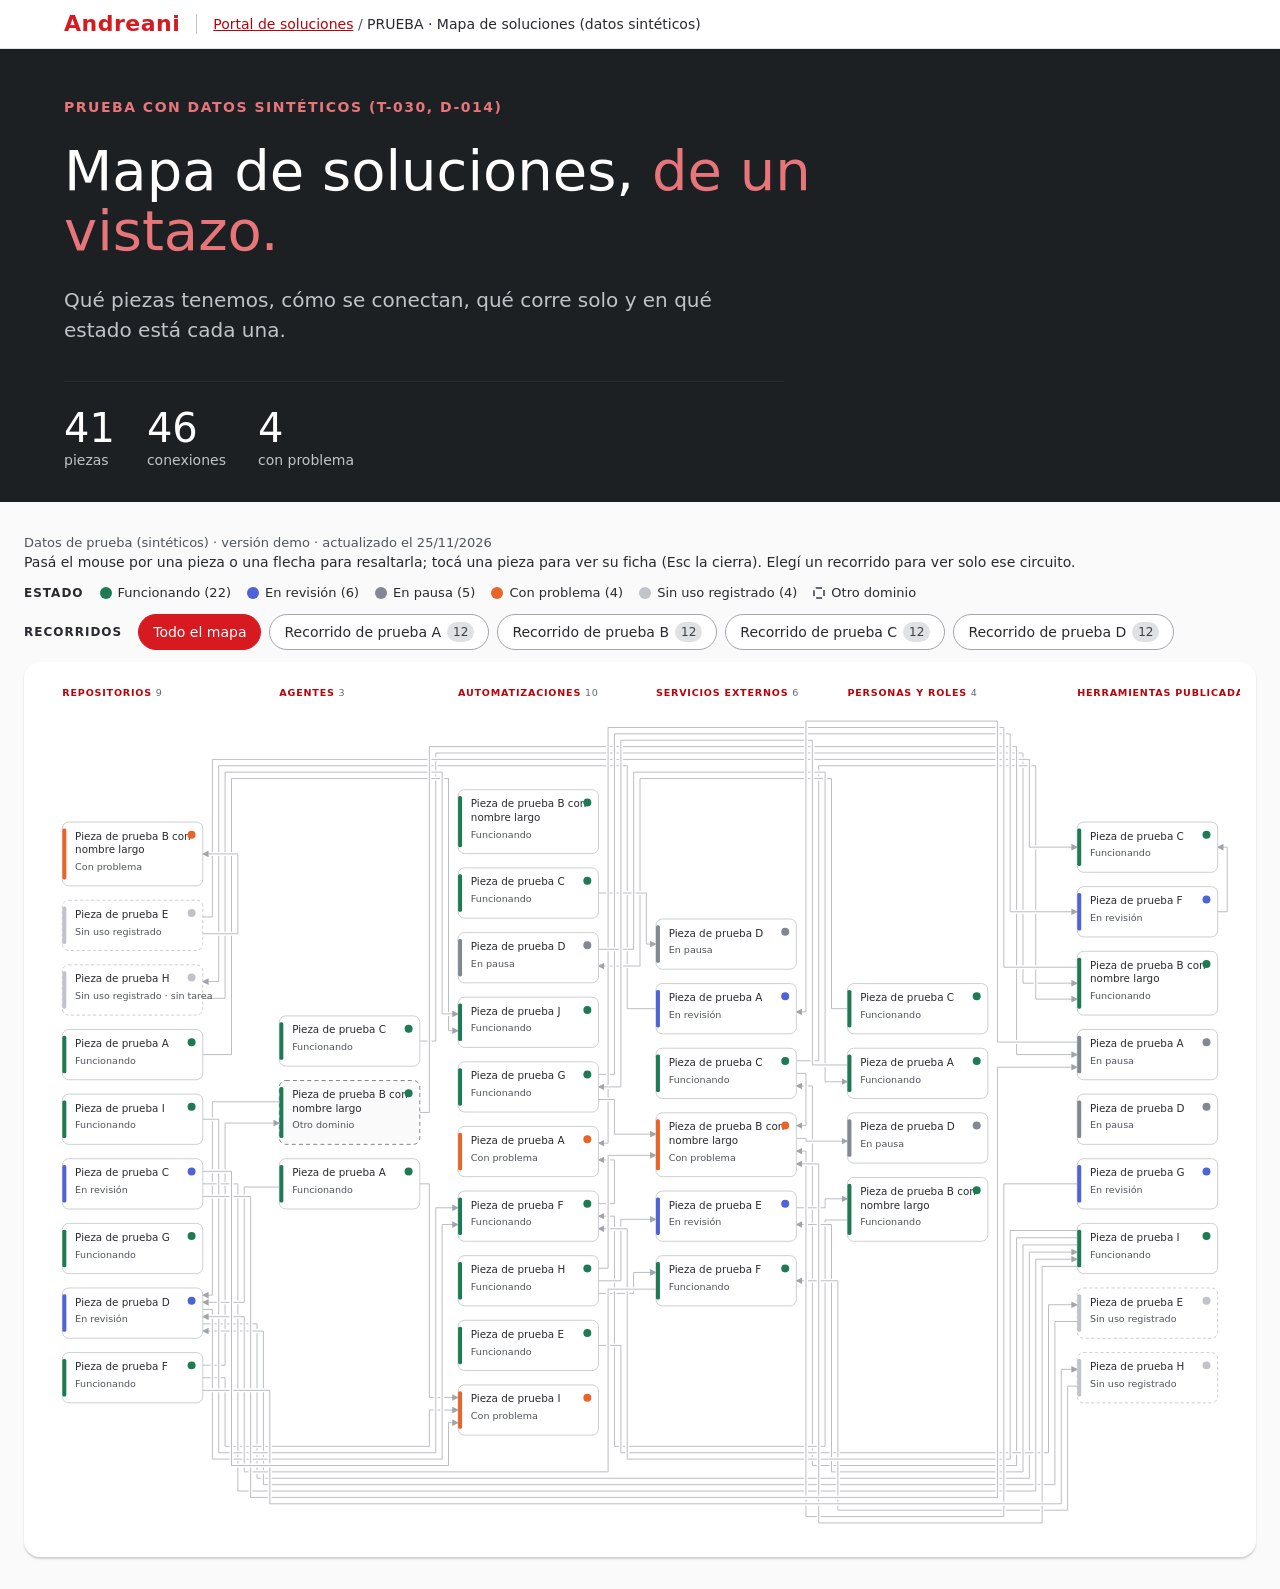
<file: pruebas/mapa/index.html>
<!DOCTYPE html>
<html lang="es-AR">
<head>
<meta charset="utf-8">
<meta name="viewport" content="width=device-width, initial-scale=1">
<meta name="robots" content="noindex, nofollow">
<title>PRUEBA · Mapa de soluciones · Portal de soluciones</title>
<link rel="icon" href="../../favicon.svg" type="image/svg+xml">
<link rel="stylesheet" href="../../portal.css?v=2.2">
<link rel="stylesheet" href="../../seguimiento/mapa.css?v=0.2.1">
<link rel="stylesheet" href="../../seguimiento/mapa-e2b.css?v=0.3">
</head>
<body>
<a class="skip-link" href="#mapa-main">Saltar al contenido</a>
<header class="header">
  <div class="header-in">
    <a class="logo" href="../../" aria-label="Andreani, ir al Portal de soluciones">Andreani</a>
    <span class="ruta"><a href="../../">Portal de soluciones</a> / <strong>PRUEBA · Mapa de soluciones (datos sintéticos)</strong></span>
  </div>
</header>
<section class="hero hero--mapa" aria-labelledby="mapa-titulo">
  <div class="hero-in">
    <span class="eyebrow">Prueba con datos sintéticos (T-030, D-014)</span>
    <h1 id="mapa-titulo">Mapa de soluciones, <em>de un vistazo.</em></h1>
    <p class="hero-bajada">Qué piezas tenemos, cómo se conectan, qué corre solo y en qué estado está cada una.</p>
    <div class="hero-meta" id="mapa-hero-meta" aria-label="Resumen del mapa" hidden></div>
  </div>
</section>
<main id="mapa-main" class="mapa-main" tabindex="-1">
  <p id="mapa-estado" class="mapa-aviso" role="status">Preparando el mapa…</p>
  <div id="mapa-cuerpo" hidden>
    <p class="mapa-leido" id="mapa-leido"></p>
    <div class="mapa-barra">
      <p class="mapa-ayuda">Pasá el mouse por una pieza o una flecha para resaltarla; tocá una pieza para ver su ficha (Esc la cierra).</p>
      <div class="mapa-leyenda" id="mapa-leyenda" aria-label="Leyenda"></div>
    </div>
    <div class="mapa-rec" id="mapa-rec" hidden></div>
    <div class="mapa-lienzo" id="mapa-lienzo"></div>
    <div class="mapa-lista" id="mapa-lista"></div>
  </div>
  <aside class="mapa-ficha" id="mapa-ficha" aria-labelledby="mapa-ficha-tit" hidden>
    <button type="button" class="btn btn-ghost btn--chico mapa-ficha-cerrar" id="mapa-ficha-cerrar" aria-label="Cerrar la ficha">✕</button>
    <div id="mapa-ficha-cuerpo"></div>
  </aside>
</main>
<script>
/* Datos sintéticos: piezas, conexiones y recorridos al azar (semilla fija). No representan nada real. */
(function () {
  var s = 30; function r() { s = (s * 16807) % 2147483647; return s / 2147483647; }
  var T = [["repo", "Repositorios", 9], ["agente", "Agentes", 3], ["automatizacion", "Automatizaciones", 10],
    ["servicio", "Servicios externos", 6], ["persona", "Personas y roles", 4], ["herramienta", "Herramientas publicadas", 9]];
  var EST = [["ok", "Funcionando"], ["revision", "En revisión"], ["pausa", "En pausa"], ["problema", "Con problema"], ["sinuso", "Sin uso registrado"]];
  var PESO = [12, 3, 2, 1, 1], L = "ABCDEFGHIJ", nodos = [], flujos = [], visto = {};
  function estado() { var x = r() * 19, a = 0; for (var i = 0; i < 5; i++) { a += PESO[i]; if (x < a) return EST[i][0]; } return "ok"; }
  T.forEach(function (t) {
    for (var i = 0; i < t[2]; i++) {
      var n = { id: t[0].slice(0, 3) + i, tipo: t[0], nombre: "Pieza de prueba " + L[i] + (i === 1 ? " con nombre largo" : ""),
        que: "Texto de ejemplo: qué hace esta pieza", donde: "Lugar de ejemplo", cuando: "Momento de ejemplo", estado: estado(), verificado: "2026-11-25" };
      if (n.estado === "problema") n.detalle = "Ejemplo de detalle de un problema y qué falta verificar.";
      nodos.push(n);
    }
  });
  nodos[10].externo = true; nodos[7].sinTarea = true; nodos[7].estado = "sinuso"; nodos[20].estado = "problema"; nodos[20].detalle = "Ejemplo: corrió en otro horario; verificar mañana.";
  var R = ["publica", "lee", "avisa", "valida", "despliega", "ejecuta", "pide y valida", "manda el Excel"];
  while (flujos.length < 46) {
    var a = nodos[Math.floor(r() * nodos.length)].id, b = nodos[Math.floor(r() * nodos.length)].id;
    if (a === b || visto[a + ">" + b]) continue; visto[a + ">" + b] = 1;
    flujos.push({ de: a, a: b, rotulo: R[Math.floor(r() * R.length)] });
  }
  /* recorridos de prueba: se arma cada uno siguiendo conexiones desde una pieza al azar */
  var recorridos = ["A", "B", "C", "D"].map(function (letra) {
    var set = {}, cola = [nodos[Math.floor(r() * nodos.length)].id], k = 0;
    while (cola.length && k < 12) {
      var id = cola.shift(); if (set[id]) continue; set[id] = 1; k++;
      flujos.forEach(function (f) { if (f.de === id && !set[f.a]) cola.push(f.a); if (f.a === id && !set[f.de]) cola.push(f.de); });
    }
    return { id: "rec" + letra, nombre: "Recorrido de prueba " + letra, que: "Ejemplo: descripción corta del circuito " + letra, nodos: Object.keys(set) };
  });
  window.MAPA_DEMO = { version: "demo", actualizado: "2026-11-25", tipos: T.map(function (t) { return { id: t[0], nombre: t[1] }; }),
    estados: EST.map(function (e) { return { id: e[0], nombre: e[1] }; }), nodos: nodos, flujos: flujos, recorridos: recorridos };
})();
</script>
<script src="../../seguimiento/mapa-lib.js?v=0.2"></script>
<script src="../../seguimiento/mapa.js?v=0.3"></script>
</body>
</html>
</file>
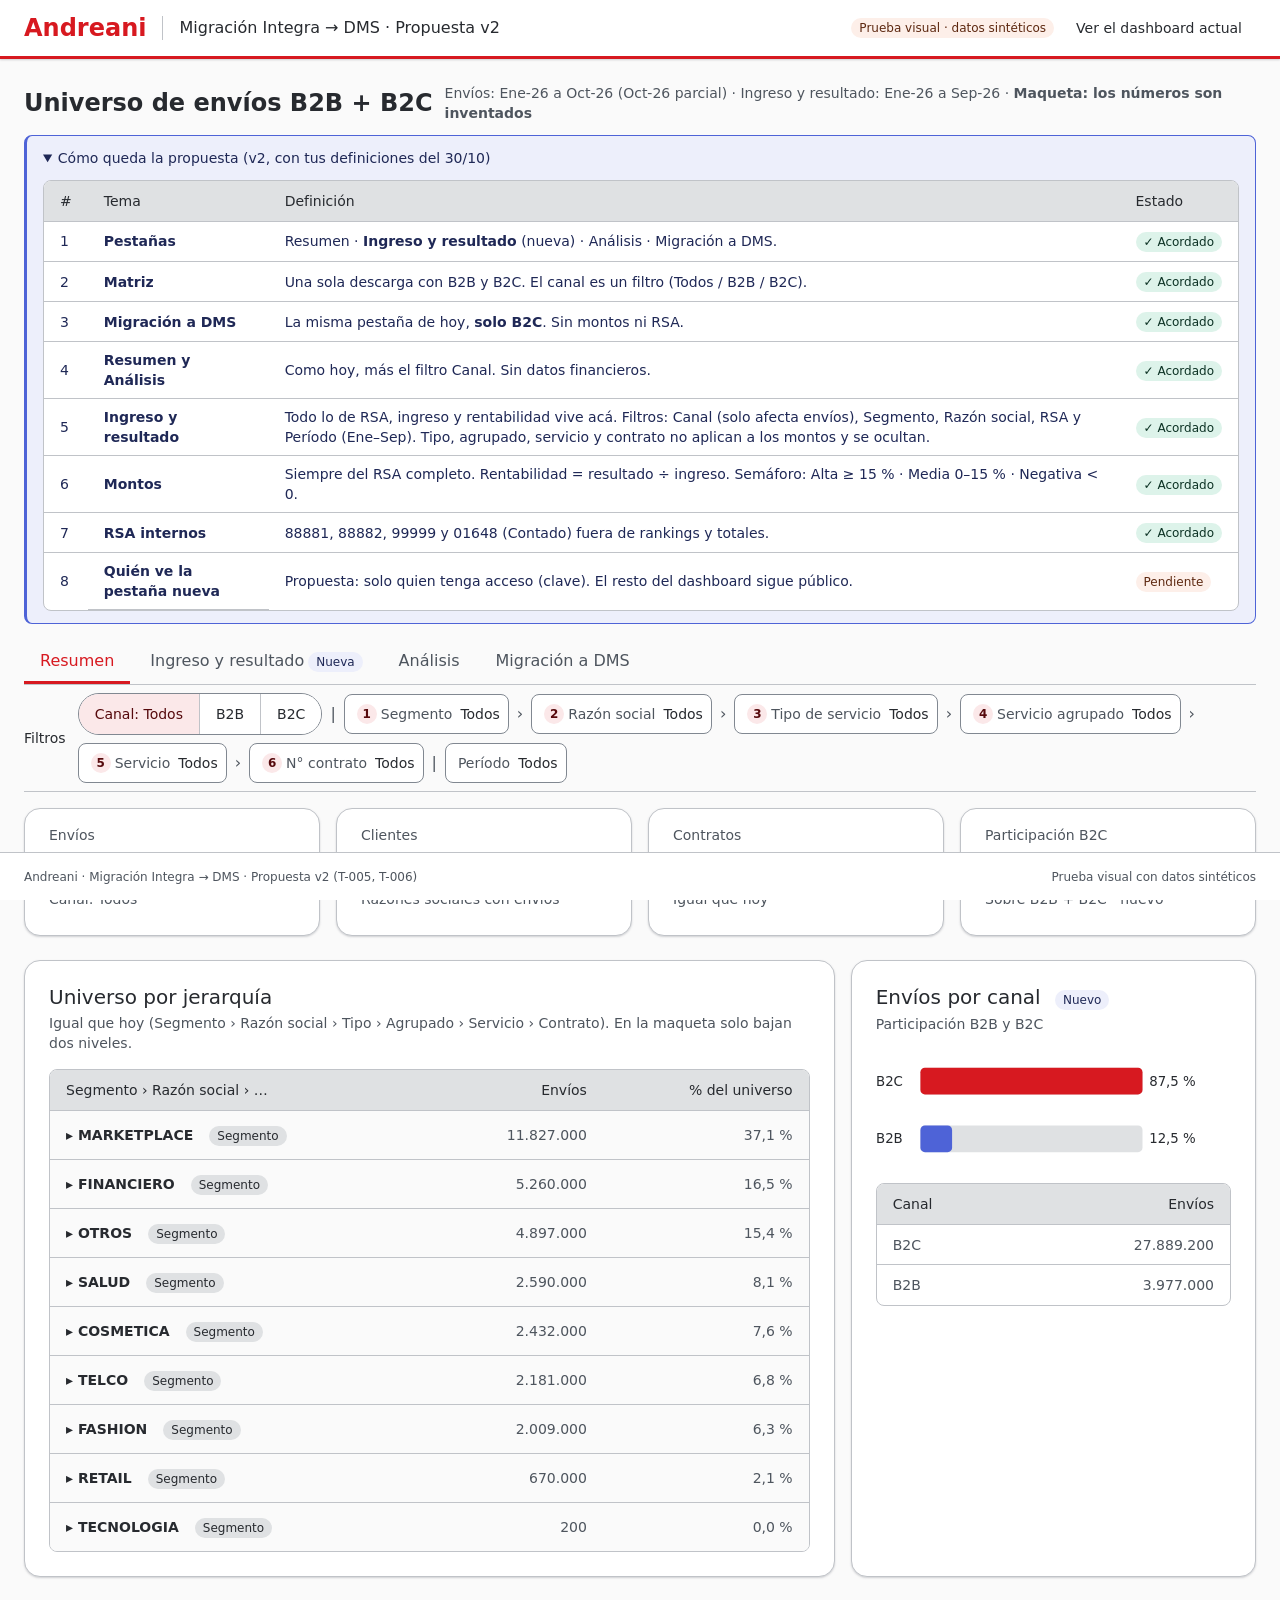
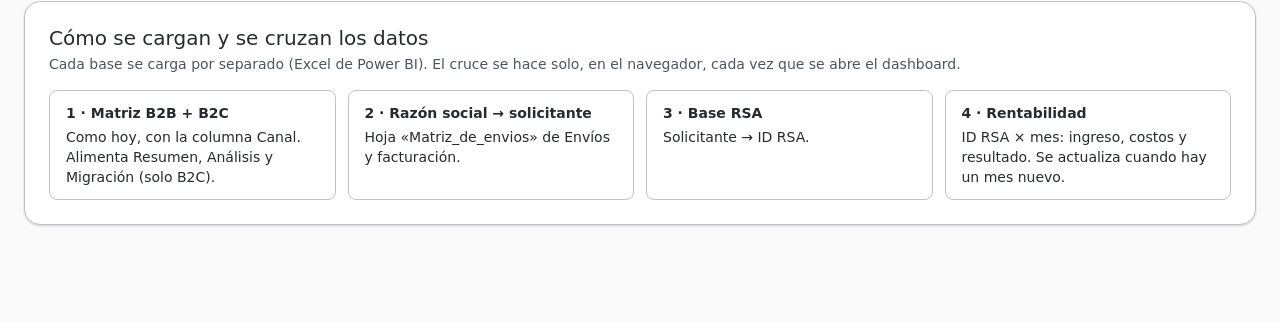
<file: pruebas/matriz-rsa/index.html>
<!DOCTYPE html>
<html lang="es">
<head>
<meta charset="UTF-8">
<meta name="viewport" content="width=device-width, initial-scale=1">
<meta name="robots" content="noindex">
<title>Propuesta v2 · Matriz de Envíos con pestaña Ingreso y resultado · Andreani</title>
<link rel="icon" href="../../matriz-envios/favicon.svg" type="image/svg+xml">
<link rel="stylesheet" href="../../matriz-envios/estilos.css">
<style>
/* Componentes propios de la maqueta (tokens del Design System Cartesian) */
.proto { display: flex; gap: var(--c-spacing-2); align-items: center; flex-wrap: wrap; }
.decisiones { margin-bottom: var(--c-spacing-4); display: block; }
.decisiones summary { cursor: pointer; font-weight: var(--c-font-weight-medium); color: var(--c-color-text-info-strong); border-radius: var(--c-border-radius-xsmall); }
.decisiones .table-wrap { margin-top: var(--c-spacing-3); background: var(--c-color-surface); }
.seg-ctrl { display: inline-flex; border: 1px solid var(--c-color-border-strong); border-radius: var(--c-border-radius-xlarge); overflow: hidden; }
.seg-ctrl button { border: 0; background: var(--c-color-surface); color: var(--c-color-text-strong); min-height: 40px; padding: 0 var(--c-spacing-4); font: inherit; font-size: 14px; cursor: pointer; }
.seg-ctrl button + button { border-left: 1px solid var(--c-color-border-subtle); }
.seg-ctrl button[aria-pressed="true"] { background: var(--c-color-fill-primary-subtle); color: var(--c-color-text-error-strong); font-weight: var(--c-font-weight-medium); }
.fijo { display: inline-flex; align-items: center; min-height: 40px; padding: 0 var(--c-spacing-3); border-radius: var(--c-border-radius-small); background: var(--c-color-surface-neutral); color: var(--c-color-text-strong); font-size: 14px; font-weight: var(--c-font-weight-medium); }
.kpi--fin { border-color: var(--c-color-border-info); }
.nota { font-size: 12px; line-height: 16px; color: var(--c-color-text); }
.nuevo { margin-left: var(--c-spacing-2); }
.tab-lock { margin-left: var(--c-spacing-1); }
.chart .dot-ok { fill: var(--c-color-fill-success); } .chart .dot-warn { fill: var(--c-color-surface-warning); } .chart .dot-err { fill: var(--c-color-fill-primary); }
.chart .dot { fill-opacity: .75; stroke: var(--c-color-surface); stroke-width: 1.5; }
.chart .quad { font-size: 11px; fill: var(--c-color-text); }
.chart .linea { fill: none; stroke: var(--c-color-text-strong); stroke-width: 2; }
.chart .punto { fill: var(--c-color-text-strong); }
.chart .bar-ing { fill: var(--c-color-fill-info); } .chart .bar-res { fill: var(--c-color-fill-success); }
.chart .bar-b2c { fill: var(--c-color-fill-primary); } .chart .bar-b2b { fill: var(--c-color-fill-info); }
.chart [tabindex]:focus-visible { outline: none; stroke: var(--c-blue-600); stroke-width: 3; }
.select-sm { height: 32px; font-size: 14px; padding: 0 var(--c-spacing-2); }
.arbol-rs td:first-child { padding-left: calc(var(--c-spacing-4) + 28px); }
.flujo { list-style: none; margin: 0; padding: 0; display: grid; gap: var(--c-spacing-3); grid-template-columns: repeat(4, minmax(0, 1fr)); }
.flujo li { border: 1px solid var(--c-color-border-subtle); border-radius: var(--c-border-radius-small); padding: var(--c-spacing-3) var(--c-spacing-4); font-size: 14px; line-height: 20px; color: var(--c-color-text-strong); }
.flujo b { display: block; margin-bottom: var(--c-spacing-1); }
@media (max-width: 1023px) { .flujo { grid-template-columns: minmax(0, 1fr); } }
</style>
</head>
<body>
<a class="skip-link" href="#contenido">Saltar al contenido</a>

<header class="header">
  <div class="header__inner">
    <a class="brand" href="../../" aria-label="Andreani, ir al portal de herramientas">Andreani</a>
    <span class="header__divider" aria-hidden="true"></span>
    <p class="header__title">Migración Integra → DMS · Propuesta v2</p>
    <div class="header__actions proto">
      <span class="badge badge--warning">Prueba visual · datos sintéticos</span>
      <a class="btn btn--ghost btn--small" href="../../matriz-envios/">Ver el dashboard actual</a>
    </div>
  </div>
</header>

<main id="contenido" tabindex="-1">
  <div class="page-head">
    <h1>Universo de envíos B2B + B2C</h1>
    <p class="page-head__meta">Envíos: Ene-26 a Oct-26 (Oct-26 parcial) · Ingreso y resultado: Ene-26 a Sep-26 · <strong>Maqueta: los números son inventados</strong></p>
  </div>

  <details class="alert alert--info decisiones" open>
    <summary>Cómo queda la propuesta (v2, con tus definiciones del 30/10)</summary>
    <div class="table-wrap">
      <table>
        <caption class="sr-only">Definiciones de la propuesta v2</caption>
        <thead><tr><th scope="col">#</th><th scope="col">Tema</th><th scope="col">Definición</th><th scope="col">Estado</th></tr></thead>
        <tbody>
          <tr><td>1</td><th scope="row">Pestañas</th><td>Resumen · <strong>Ingreso y resultado</strong> (nueva) · Análisis · Migración a DMS.</td><td><span class="badge badge--success">✓ Acordado</span></td></tr>
          <tr><td>2</td><th scope="row">Matriz</th><td>Una sola descarga con B2B y B2C. El canal es un filtro (Todos / B2B / B2C).</td><td><span class="badge badge--success">✓ Acordado</span></td></tr>
          <tr><td>3</td><th scope="row">Migración a DMS</th><td>La misma pestaña de hoy, <strong>solo B2C</strong>. Sin montos ni RSA.</td><td><span class="badge badge--success">✓ Acordado</span></td></tr>
          <tr><td>4</td><th scope="row">Resumen y Análisis</th><td>Como hoy, más el filtro Canal. Sin datos financieros.</td><td><span class="badge badge--success">✓ Acordado</span></td></tr>
          <tr><td>5</td><th scope="row">Ingreso y resultado</th><td>Todo lo de RSA, ingreso y rentabilidad vive acá. Filtros: Canal (solo afecta envíos), Segmento, Razón social, RSA y Período (Ene–Sep). Tipo, agrupado, servicio y contrato no aplican a los montos y se ocultan.</td><td><span class="badge badge--success">✓ Acordado</span></td></tr>
          <tr><td>6</td><th scope="row">Montos</th><td>Siempre del RSA completo. Rentabilidad = resultado ÷ ingreso. Semáforo: Alta ≥ 15 % · Media 0–15 % · Negativa &lt; 0.</td><td><span class="badge badge--success">✓ Acordado</span></td></tr>
          <tr><td>7</td><th scope="row">RSA internos</th><td>88881, 88882, 99999 y 01648 (Contado) fuera de rankings y totales.</td><td><span class="badge badge--success">✓ Acordado</span></td></tr>
          <tr><td>8</td><th scope="row">Quién ve la pestaña nueva</th><td>Propuesta: solo quien tenga acceso (clave). El resto del dashboard sigue público.</td><td><span class="badge badge--warning">Pendiente</span></td></tr>
        </tbody>
      </table>
    </div>
  </details>

  <div class="controles" id="controles">
    <div class="tabs tabs--vistas" role="tablist" aria-label="Vistas del dashboard" id="vistas"></div>
    <div class="barra-wrap" role="search" aria-label="Filtros">
      <span class="barra__titulo">Filtros</span>
      <div class="barra" id="barra"></div>
    </div>
    <p class="nota" id="barra-nota" style="margin:8px 0 0"></p>
  </div>

  <!-- ============ Resumen (como hoy + Canal) ============ -->
  <div id="vista-resumen" role="tabpanel" aria-labelledby="vtab-resumen" tabindex="-1">
    <section class="sec sec--first" aria-labelledby="t-kpis">
      <h2 id="t-kpis" class="sr-only">Indicadores</h2>
      <ul class="kpis" id="kpis-vol"></ul>
    </section>
    <section class="sec" aria-labelledby="t-canal">
      <div class="grid-3-1">
        <div class="panel">
          <div class="panel__head"><div><h2 id="t-arbol">Universo por jerarquía</h2><p class="panel__sub">Igual que hoy (Segmento › Razón social › Tipo › Agrupado › Servicio › Contrato). En la maqueta solo bajan dos niveles.</p></div></div>
          <div id="arbol"></div>
        </div>
        <div class="panel">
          <div class="panel__head"><div><h2 id="t-canal">Envíos por canal <span class="badge badge--info nuevo">Nuevo</span></h2><p class="panel__sub">Participación B2B y B2C</p></div></div>
          <div id="ch-canal"></div>
        </div>
      </div>
    </section>
  </div>

  <!-- ============ Ingreso y resultado (NUEVA) ============ -->
  <div id="vista-ingreso" role="tabpanel" aria-labelledby="vtab-ingreso" tabindex="-1" hidden>
    <div class="alert alert--info sec--first" role="note"><div class="alert__body"><strong>Montos por RSA (Razón Social Agrupada).</strong> Ingreso, costos y resultado vienen del RSA completo, sin separar por canal, servicio ni contrato. El filtro Canal solo cambia los envíos. <span id="ing-nota"></span></div></div>
    <section class="sec sec--first" aria-labelledby="t-fin">
      <h2 id="t-fin" class="sr-only">Indicadores de ingreso y resultado</h2>
      <ul class="kpis" id="kpis-fin"></ul>
    </section>
    <section class="sec" aria-labelledby="t-rsa">
      <div class="panel">
        <div class="panel__head"><div><h2 id="t-rsa">Ingreso y resultado por RSA</h2><p class="panel__sub">Sin RSA internos. Ordenado por ingreso.</p></div>
          <button type="button" class="btn btn--secondary btn--small" data-maqueta>Exportar CSV</button></div>
        <div id="tabla-rsa"></div>
      </div>
    </section>
    <section class="sec" aria-labelledby="t-prio">
      <div class="grid-3-1">
        <div class="panel">
          <div class="panel__head"><div><h2 id="t-prio">Matriz de priorización</h2><p class="panel__sub">Envíos (horizontal) contra rentabilidad (vertical). El tamaño del círculo es el ingreso.</p></div></div>
          <div id="ch-prio"></div>
        </div>
        <div class="panel">
          <div class="panel__head"><div><h2 id="t-leer">Cómo leerla</h2></div></div>
          <ul class="hist">
            <li><strong>Arriba a la derecha:</strong> mucho volumen y rentables. Mayor impacto: migrar con cuidado.</li>
            <li><strong>Abajo a la derecha:</strong> mucho volumen y rentabilidad baja o negativa. Revisar tarifas.</li>
            <li><strong>Izquierda:</strong> poco volumen. Candidatos para pilotos en DMS.</li>
          </ul>
        </div>
      </div>
    </section>
    <section class="sec" aria-labelledby="t-evo">
      <div class="panel">
        <div class="panel__head"><div><h2 id="t-evo">Evolución mensual de ingreso y resultado</h2><p class="panel__sub">La línea es la rentabilidad del mes.</p></div></div>
        <div id="ch-evo"></div>
      </div>
    </section>
    <section class="sec" aria-labelledby="t-cal">
      <div class="grid-3-1">
        <div class="panel">
          <div class="panel__head"><div><h2 id="t-cal">Calidad del vínculo razón social → RSA</h2><p class="panel__sub">Sobre toda la base, sin filtros</p></div></div>
          <ul class="quality" id="calidad"></ul>
          <h3 style="margin-top:var(--c-spacing-5)">Resolver vínculos (solo editores)</h3>
          <p class="panel__sub">Razones sociales con más de un RSA posible o sin RSA. Lo elegido queda guardado como vínculo manual.</p>
          <div id="resolver" style="margin-top:var(--c-spacing-3)"></div>
        </div>
        <div class="panel">
          <div class="panel__head"><div><h2 id="t-bases">Bases que usa</h2></div></div>
          <dl class="meta-list">
            <dt>Matriz</dt><dd>B2B + B2C · Ene-26 a Oct-26</dd>
            <dt>Vínculo</dt><dd>Razón social → solicitante → RSA</dd>
            <dt>Rentabilidad</dt><dd>RSA × mes · Ene-26 a Sep-26</dd>
          </dl>
        </div>
      </div>
    </section>
  </div>

  <!-- ============ Análisis (como hoy + Canal) ============ -->
  <div id="vista-analisis" role="tabpanel" aria-labelledby="vtab-analisis" tabindex="-1" hidden>
    <div class="alert alert--info sec--first" role="note"><div class="alert__body"><strong>Igual que hoy</strong> (evolución, participación por tipo, más rankings, calidad de datos, historial y detalle), más el filtro Canal y la columna <strong>Canal</strong> en el detalle y en el CSV.</div></div>
    <section class="sec" aria-labelledby="t-det">
      <div class="panel">
        <div class="panel__head"><div><h2 id="t-det">Detalle (extracto)</h2><p class="panel__sub">Columna nueva: Canal</p></div></div>
        <div id="detalle"></div>
      </div>
    </section>
  </div>

  <!-- ============ Migración a DMS (como hoy, solo B2C) ============ -->
  <div id="vista-migracion" role="tabpanel" aria-labelledby="vtab-migracion" tabindex="-1" hidden>
    <div class="alert alert--info sec--first" role="note"><div class="alert__body"><strong>Solo B2C</strong>, que es lo que se migra. La pestaña es la misma de hoy: el B2B y los montos no aparecen acá.</div></div>
    <section class="sec sec--first" aria-labelledby="t-mk">
      <h2 id="t-mk" class="sr-only">Avance de la migración</h2>
      <ul class="kpis" id="kpis-mig"></ul>
    </section>
    <section class="sec" aria-labelledby="t-marcar">
      <div class="panel">
        <div class="panel__head"><div><h2 id="t-marcar">Marcar lo migrado a DMS</h2><p class="panel__sub">Igual que hoy. En la maqueta las casillas no guardan.</p></div></div>
        <div id="mig-arbol"></div>
      </div>
    </section>
  </div>

  <section class="sec" aria-labelledby="t-flujo">
    <div class="panel">
      <div class="panel__head"><div><h2 id="t-flujo">Cómo se cargan y se cruzan los datos</h2><p class="panel__sub">Cada base se carga por separado (Excel de Power BI). El cruce se hace solo, en el navegador, cada vez que se abre el dashboard.</p></div></div>
      <ol class="flujo">
        <li><b>1 · Matriz B2B + B2C</b>Como hoy, con la columna Canal. Alimenta Resumen, Análisis y Migración (solo B2C).</li>
        <li><b>2 · Razón social → solicitante</b>Hoja «Matriz_de_envios» de Envíos y facturación.</li>
        <li><b>3 · Base RSA</b>Solicitante → ID RSA.</li>
        <li><b>4 · Rentabilidad</b>ID RSA × mes: ingreso, costos y resultado. Se actualiza cuando hay un mes nuevo.</li>
      </ol>
    </div>
  </section>
</main>

<footer class="footer"><div class="footer__inner"><span>Andreani · Migración Integra → DMS · Propuesta v2 (T-005, T-006)</span><span>Prueba visual con datos sintéticos</span></div></footer>
<div class="toast" id="toast" role="status" aria-live="polite"></div>
<div class="chart-tip" id="tip" aria-hidden="true"></div>

<script>
(function () {
  "use strict";
  /* ---------- Datos sintéticos (nombres y montos inventados) ----------
     ing = ingreso Ene–Sep en millones de ARS; rent = resultado / ingreso; envíos en miles; mig = parte del B2C migrada */
  var RSA = [
    { id: "02735", n: "DEMO PAMPA MARKET", ing: 8019, rent: .175, rs: [{ n: "DEMO PAMPA MARKET LOG SRL", seg: "MARKETPLACE", b2c: 7009, b2b: 120, mig: 0 }] },
    { id: "06544", n: "DEMO NIMBUS STORE", ing: 1506, rent: -.154, rs: [{ n: "DEMO NIMBUS STORE ARG SRL", seg: "MARKETPLACE", b2c: 2018, b2b: 0, mig: .4 }] },
    { id: "01282", n: "DEMO DELTA BANCO", ing: 1285, rent: .267, rs: [{ n: "DEMO DELTA BANCO SA", seg: "FINANCIERO", b2c: 2049, b2b: 35, mig: 1 }] },
    { id: "06427", n: "DEMO ANDES MODA", ing: 902, rent: .092, rs: [{ n: "DEMO ANDES MODA SRL", seg: "FASHION", b2c: 2009, b2b: 0, mig: 0 }] },
    { id: "01260", n: "DEMO LUMEN BANCO", ing: 825, rent: .138, rs: [{ n: "DEMO LUMEN BANCO SA", seg: "FINANCIERO", b2c: 1651, b2b: 12, mig: 0 }, { n: "DEMO LUMEN TECNOLOGIA SA", seg: "TECNOLOGIA", b2c: .2, b2b: 0, mig: 0 }] },
    { id: "02874", n: "DEMO FARO COSMETICA", ing: 1081, rent: .106, rs: [{ n: "DEMO FARO COSMETICOS SA", seg: "COSMETICA", b2c: 1468, b2b: 310, mig: .5 }] },
    { id: "01248", n: "DEMO CEIBO BANCO", ing: 702, rent: .21, rs: [{ n: "DEMO CEIBO BANCO SA", seg: "FINANCIERO", b2c: 1047, b2b: 0, mig: 1 }] },
    { id: "03518", n: "DEMO ZONDA TELCO", ing: 1107, rent: .29, rs: [{ n: "DEMO ZONDA TELCO SA", seg: "TELCO", b2c: 690, b2b: 40, mig: 0 }, { n: "DEMO ZONDA MOVILES SA", seg: "TELCO", b2c: 64, b2b: 0, mig: 0 }] },
    { id: "01118", n: "DEMO BRISA MOVIL", ing: 1109, rent: .417, rs: [{ n: "DEMO BRISA MOVIL SA", seg: "TELCO", b2c: 507, b2b: 880, mig: 0 }] },
    { id: "07414", n: "DEMO RUTA AUTOMATIONS", ing: 121, rent: -.04, rs: [{ n: "DEMO RUTA AUTOMATIONS SAS", seg: "MARKETPLACE", b2c: 864, b2b: 0, mig: 0 }] },
    { id: "01134", n: "DEMO QUEBRACHO", ing: 310, rent: .065, rs: [{ n: "DEMO QUEBRACHO SACIFEI", seg: "RETAIL", b2c: 390, b2b: 55, mig: 0 }] },
    { id: "02008", n: "DEMO AUSTRAL FARMA", ing: 2270, rent: .144, rs: [{ n: "DEMO AUSTRAL FARMA SA", seg: "SALUD", b2c: 80, b2b: 2510, mig: 0 }] },
    { id: "05013", n: "DEMO LITORAL CREDITOS", ing: 170, rent: .031, rs: [{ n: "DEMO LITORAL COBRANZAS SA", seg: "FINANCIERO", b2c: 120, b2b: 0, mig: 0 }] },
    { id: "04411", n: "DEMO CARDON HOGAR", ing: 95, rent: .224, rs: [{ n: "DEMO CARDON HOGAR SRL", seg: "RETAIL", b2c: 210, b2b: 15, mig: 1 }] },
    { id: "88882", n: "MOVIMIENTOS INTERNOS B2C", ing: 0, rent: 0, interno: true, rs: [{ n: "DEMO CORREO INTERNO SA", seg: "OTROS", b2c: 3879, b2b: 0, mig: .03 }] }
  ];
  var DUDAS = [
    { n: "DEMO COVE SA", seg: "MARKETPLACE", b2c: 1816, b2b: 0, mig: 0, cand: ["01696 · DEMO COVE", "06833 · DEMO COVE LOGISTICA", "06835 · DEMO COVE RETAIL"], tipo: "Ambiguo" },
    { n: "DEMO ONLINE INTERNO", seg: "OTROS", b2c: 1018, b2b: 0, mig: 0, cand: [], tipo: "Sin RSA" },
    { n: "DEMO ZETA PRODUCTOS", seg: "COSMETICA", b2c: 654, b2b: 0, mig: 0, cand: [], tipo: "Sin RSA" },
    { n: "DEMO LITORAL DIGITAL SAU", seg: "FINANCIERO", b2c: 346, b2b: 0, mig: 0, cand: ["03499 · DEMO LITORAL TARJETA", "05013 · DEMO LITORAL CREDITOS"], tipo: "Ambiguo" }
  ];
  var MESES = ["Ene", "Feb", "Mar", "Abr", "May", "Jun", "Jul", "Ago", "Sep"], ESTAC = [.88, .8, .95, .97, 1.06, 1.08, 1.06, 1.08, 1.12], ESTRES = [.7, .5, 1.2, 1.1, 1.3, 1, 1.05, 1.2, 1.1];
  var fmt = new Intl.NumberFormat("es-AR"), fmt1 = new Intl.NumberFormat("es-AR", { minimumFractionDigits: 1, maximumFractionDigits: 1 });
  function n(x) { return fmt.format(Math.round(x)); }
  function env(x) { return n(x * 1000); }
  function pct(x) { return x == null || !isFinite(x) ? "—" : fmt1.format(x * 100) + " %"; }
  function ars(m) { return "$ " + fmt.format(Math.round(m)) + " M"; }
  function $(id) { return document.getElementById(id); }
  function el(t, a, k) { var e = document.createElement(t); for (var x in a || {}) { if (a[x] == null) continue; if (x === "text") e.textContent = a[x]; else if (x.slice(0, 2) === "on") e.addEventListener(x.slice(2), a[x]); else e.setAttribute(x, a[x]); } (k || []).forEach(function (c) { if (c != null) e.appendChild(typeof c === "string" ? document.createTextNode(c) : c); }); return e; }
  var NS = "http://www.w3.org/2000/svg";
  function s(t, a, k) { var e = document.createElementNS(NS, t); for (var x in a || {}) if (a[x] != null) e.setAttribute(x, a[x]); (k || []).forEach(function (c) { e.appendChild(typeof c === "string" ? document.createTextNode(c) : c); }); return e; }
  var tt; function toast(m) { var t = $("toast"); t.textContent = m; t.setAttribute("data-open", "true"); clearTimeout(tt); tt = setTimeout(function () { t.setAttribute("data-open", "false"); }, 4500); }
  /* Semáforo: color + texto (nunca solo color) */
  function nivel(r) { return r >= .15 ? ["success", "Alta"] : r >= 0 ? ["warning", "Media"] : ["error", "Negativa"]; }
  function rentBadge(r) { var v = nivel(r); return el("span", { "class": "badge badge--" + v[0] }, [v[1] + " · " + pct(r)]); }
  function tabla(cab, filas, cap) {
    return el("div", { "class": "table-wrap" }, [el("table", null, [el("caption", { "class": "sr-only", text: cap }),
      el("thead", null, [el("tr", null, cab.map(function (c) { return el("th", { scope: "col", "class": c[1] ? "n" : null, text: c[0] }); }))]),
      el("tbody", null, filas.length ? filas.map(function (f) { return el("tr", null, f.map(function (v, i) { return el("td", { "class": cab[i][1] ? "n" : null }, [v instanceof Node ? v : String(v)]); })); }) : [el("tr", null, [el("td", { colspan: cab.length, "class": "empty-row", text: "Sin resultados para los filtros elegidos." })])])])]);
  }
  function kpi(t, v, sub, extra, cls) { return el("li", { "class": "kpi" + (cls ? " " + cls : "") }, [el("span", { "class": "kpi__label", text: t }), el("span", { "class": "kpi__value" }, [v]), extra || null, el("span", { "class": "kpi__sub" }, [sub])]); }
  function progreso(v, t, lab) { var p = t ? v / t : 0; return el("span", { "class": "progress-wrap" }, [el("span", { "class": "progress", role: "progressbar", "aria-valuemin": "0", "aria-valuemax": "100", "aria-valuenow": (p * 100).toFixed(1), "aria-label": lab }, [el("span", { style: "width:" + Math.min(100, p * 100).toFixed(1) + "%" })]), el("span", { "class": "progress__txt num", text: pct(p) })]); }
  function tip(node, t) {
    node.setAttribute("tabindex", "0"); node.setAttribute("aria-label", t);
    node.addEventListener("mousemove", function (e) { var x = $("tip"); x.textContent = t; x.style.display = "block"; x.style.left = Math.min(e.clientX + 12, innerWidth - 290) + "px"; x.style.top = e.clientY + 12 + "px"; });
    node.addEventListener("mouseleave", function () { $("tip").style.display = "none"; });
  }

  /* ---------- Estado ---------- */
  var VISTAS = [["resumen", "Resumen"], ["ingreso", "Ingreso y resultado"], ["analisis", "Análisis"], ["migracion", "Migración a DMS"]];
  var ui = { vista: "resumen", canal: "Todos", rsa: "", abiertos: {} };
  RSA.forEach(function (r) { r.res = r.ing * r.rent; r.rs.forEach(function (x) { x.rsa = r; }); });
  function todasRS() { var o = []; RSA.forEach(function (r) { r.rs.forEach(function (x) { o.push(x); }); }); DUDAS.forEach(function (d) { o.push(d); }); return o; }
  function envDe(x, canal) { return canal === "B2C" ? x.b2c : canal === "B2B" ? x.b2b : x.b2c + x.b2b; }
  function canalAct() { return ui.vista === "migracion" ? "B2C" : ui.canal; }
  /* El filtro RSA solo existe en la pestaña Ingreso y resultado */
  function rsFilt() { var c = canalAct(), r = ui.vista === "ingreso" ? ui.rsa : ""; return todasRS().filter(function (x) { return (!r || (x.rsa && x.rsa.id === r)) && envDe(x, c) > 0; }); }
  function rsaFilt() { var vis = {}; rsFilt().forEach(function (x) { if (x.rsa && !x.rsa.interno) vis[x.rsa.id] = x.rsa; }); return Object.keys(vis).map(function (k) { return vis[k]; }); }

  /* ---------- Pestañas y barra ---------- */
  function renderVistas() {
    var b = $("vistas"), L = VISTAS.length; b.innerHTML = "";
    VISTAS.forEach(function (v, i) {
      var sel = ui.vista === v[0];
      b.appendChild(el("button", { type: "button", role: "tab", "class": "tab tab--vista", id: "vtab-" + v[0], "aria-controls": "vista-" + v[0], "aria-selected": sel ? "true" : "false", tabindex: sel ? "0" : "-1",
        onclick: function () { ir(v[0]); },
        onkeydown: function (e) { var j = e.key === "ArrowRight" ? (i + 1) % L : e.key === "ArrowLeft" ? (i + L - 1) % L : e.key === "Home" ? 0 : e.key === "End" ? L - 1 : null; if (j != null) { e.preventDefault(); ir(VISTAS[j][0]); $("vtab-" + VISTAS[j][0]).focus(); } } },
        [v[1], v[0] === "ingreso" ? el("span", { "class": "badge badge--info tab-lock", text: "Nueva" }) : null]));
      $("vista-" + v[0]).hidden = !sel;
    });
  }
  function ir(id) { ui.vista = id; render(); }
  function msBtn(t, num, val) { return el("button", { type: "button", "class": "ms__btn", "data-maqueta": "", "aria-label": t + ": " + (val || "Todos") + " (igual que hoy)" }, [el("span", { "class": "ms__lab" }, [num ? el("span", { "class": "nivel-num", "aria-hidden": "true" }, [String(num)]) : null, t]), el("span", { "class": "ms__val", text: val || "Todos" })]); }
  function sep(t) { return el("span", { "class": "barra__sep", "aria-hidden": "true" }, [t]); }
  function renderBarra() {
    var b = $("barra"), v = ui.vista, nota = "";
    b.innerHTML = "";
    if (v === "migracion") { b.appendChild(el("span", { "class": "fijo", title: "En Migración el canal es siempre B2C" }, ["Canal: B2C (fijo)"])); nota = "Migración muestra solo B2C, como hoy."; }
    else b.appendChild(el("div", { "class": "seg-ctrl", role: "group", "aria-label": "Canal" }, ["Todos", "B2B", "B2C"].map(function (c) {
      return el("button", { type: "button", "aria-pressed": ui.canal === c ? "true" : "false", onclick: function () { ui.canal = c; render(); }, text: c === "Todos" ? "Canal: Todos" : c });
    })));
    b.appendChild(sep("|"));
    if (v === "ingreso") {
      b.appendChild(msBtn("Segmento", 1)); b.appendChild(sep("›")); b.appendChild(msBtn("Razón social", 2)); b.appendChild(sep("|"));
      var sel = el("select", { id: "f-rsa", "class": "input input--select", "aria-label": "Filtro RSA (Razón Social Agrupada)", onchange: function (e) { ui.rsa = e.target.value; render(); $("f-rsa").focus(); } },
        [el("option", { value: "", text: "RSA: Todos" })].concat(RSA.filter(function (r) { return !r.interno; }).map(function (r) { return el("option", { value: r.id, text: "RSA " + r.id + " · " + r.n }); })));
      sel.value = ui.rsa; b.appendChild(sel);
      b.appendChild(msBtn("Período", 0, "Ene-26 a Sep-26"));
      nota = "En esta pestaña no aplican Tipo, Servicio agrupado, Servicio ni Contrato: los montos existen solo por RSA. El Canal solo cambia los envíos.";
    } else {
      ["Segmento", "Razón social", "Tipo de servicio", "Servicio agrupado", "Servicio", "N° contrato"].forEach(function (t, i) { b.appendChild(msBtn(t, i + 1)); if (i < 5) b.appendChild(sep("›")); });
      b.appendChild(sep("|")); b.appendChild(msBtn("Período", 0));
    }
    $("barra-nota").textContent = nota; $("barra-nota").hidden = !nota;
  }
  document.addEventListener("click", function (e) { if (e.target.closest && e.target.closest("[data-maqueta]")) toast("Maqueta: este control funciona igual que en el dashboard actual. Acá responden las pestañas, Canal, RSA y expandir segmentos."); });

  /* Árbol (Resumen y Migración): como hoy, sin montos */
  function renderArbol(id, rs, c, mig) {
    var segs = {}; rs.forEach(function (x) { (segs[x.seg] = segs[x.seg] || []).push(x); });
    function sum(l) { var t = 0; l.forEach(function (x) { t += envDe(x, c); }); return t; }
    var tot = sum(rs), tb = el("tbody");
    Object.keys(segs).sort(function (a, b) { return sum(segs[b]) - sum(segs[a]); }).forEach(function (sg) {
      var key = id + "-" + sg, ab = !!ui.abiertos[key], e = sum(segs[sg]), mg = 0;
      segs[sg].forEach(function (x) { mg += x.b2c * x.mig; });
      tb.appendChild(el("tr", { "class": "arbol__fila arbol__fila--n0" }, [
        el("td", { "class": "arbol__celda" }, [mig ? el("input", { type: "checkbox", "class": "mig-check", disabled: "", "aria-label": "Marcar segmento " + sg + " (maqueta)" }) : null,
          el("button", { type: "button", "class": "arbol__toggle", "aria-expanded": ab ? "true" : "false", "data-k": key, onclick: function () { ui.abiertos[key] = !ab; render(); var bb = document.querySelector("[data-k='" + key + "']"); if (bb) bb.focus(); } }, [(ab ? "▾ " : "▸ ") + sg]),
          el("span", { "class": "badge badge--neutral arbol__nivel", text: "Segmento" })]),
        el("td", { "class": "n", text: env(e) }),
        mig ? el("td", null, [progreso(mg, e, "Migrado de " + sg)]) : el("td", { "class": "n", text: pct(tot ? e / tot : 0) })]));
      if (ab) segs[sg].sort(function (a, b) { return envDe(b, c) - envDe(a, c); }).forEach(function (x) {
        tb.appendChild(el("tr", { "class": "arbol-rs" }, [
          el("td", null, [mig ? el("input", { type: "checkbox", "class": "mig-check", disabled: "", "aria-label": "Marcar " + x.n + " (maqueta)" }) : null, x.n, el("span", { "class": "badge badge--neutral arbol__nivel", text: "Razón social" })]),
          el("td", { "class": "n", text: env(envDe(x, c)) }),
          mig ? el("td", null, [progreso(x.b2c * x.mig, x.b2c, "Migrado de " + x.n)]) : el("td", { "class": "n", text: pct(tot ? envDe(x, c) / tot : 0) })]));
      });
    });
    var cont = $(id); cont.innerHTML = "";
    cont.appendChild(el("div", { "class": "table-wrap" }, [el("table", { "class": "arbol" }, [el("caption", { "class": "sr-only", text: "Universo por segmento y razón social" }),
      el("thead", null, [el("tr", null, [["Segmento › Razón social › …"], ["Envíos" + (mig ? " B2C" : ""), 1], [mig ? "Migrado" : "% del universo", 1]].map(function (h) { return el("th", { scope: "col", "class": h[1] ? "n" : null, text: h[0] }); }))]), tb])]));
  }

  /* ---------- Resumen ---------- */
  function renderResumen() {
    var c = canalAct(), rs = rsFilt(), tot = 0, b2b = 0, b2c = 0;
    rs.forEach(function (x) { tot += envDe(x, c); b2b += x.b2b; b2c += x.b2c; });
    var k = $("kpis-vol"); k.innerHTML = "";
    k.appendChild(kpi("Envíos", env(tot), "Canal: " + c));
    k.appendChild(kpi("Clientes", n(rs.length), "Razones sociales con envíos"));
    k.appendChild(kpi("Contratos", n(rs.length * 3), "Igual que hoy"));
    k.appendChild(kpi("Participación B2C", pct(b2b + b2c ? b2c / (b2b + b2c) : 0), "Sobre B2B + B2C · nuevo"));
    renderArbol("arbol", rs, c, false);
    /* Envíos por canal (barras horizontales) */
    var W = 320, H = 120, data = [["B2C", b2c, "bar-b2c"], ["B2B", b2b, "bar-b2b"]], mx = Math.max(b2c, b2b, 1);
    var svg = s("svg", { "class": "chart", viewBox: "0 0 " + W + " " + H, role: "img", "aria-label": "Envíos por canal: B2C " + env(b2c) + ", B2B " + env(b2b) });
    data.forEach(function (d, i) {
      var y = 12 + i * 52, w = (W - 120) * d[1] / mx;
      svg.appendChild(s("text", { x: 0, y: y + 20, "class": "bar-label" }, [d[0]]));
      svg.appendChild(s("rect", { "class": "bar-h-bg", x: 40, y: y + 4, width: W - 120, height: 24, rx: 4 }));
      svg.appendChild(s("rect", { "class": d[2], x: 40, y: y + 4, width: Math.max(2, w), height: 24, rx: 4 }));
      svg.appendChild(s("text", { x: W - 74, y: y + 20, "class": "bar-label" }, [pct(d[1] / (b2b + b2c || 1))]));
    });
    var cc = $("ch-canal"); cc.innerHTML = ""; cc.appendChild(svg);
    cc.appendChild(tabla([["Canal"], ["Envíos", 1]], [["B2C", env(b2c)], ["B2B", env(b2b)]], "Envíos por canal"));
  }

  /* ---------- Ingreso y resultado ---------- */
  function renderIngreso() {
    var c = canalAct(), ext = rsaFilt(), ing = 0, res = 0, envR = 0;
    ext.forEach(function (r) { var e = 0; r.rs.forEach(function (x) { e += envDe(x, c); }); r._e = e; ing += r.ing; res += r.res; envR += e; });
    var f = $("kpis-fin"); f.innerHTML = "";
    f.appendChild(kpi("Ingreso", ars(ing), n(ext.length) + " RSA · sin internos", null, "kpi--fin"));
    f.appendChild(kpi("Resultado", ars(res), "Ingreso − costos", null, "kpi--fin"));
    f.appendChild(kpi("Rentabilidad", rentBadge(ing ? res / ing : 0), "Resultado ÷ ingreso (no se promedia)", null, "kpi--fin"));
    f.appendChild(kpi("Ingreso por envío", envR ? "$ " + n(ing * 1e6 / (envR * 1000)) : "—", "Ingreso ÷ envíos del canal " + c + " (aprox.)", null, "kpi--fin"));
    $("ing-nota").textContent = c === "Todos" ? "" : "Elegiste " + c + ": cambian los envíos y el ingreso por envío; los montos son los mismos.";
    var l = ext.slice().sort(function (a, b) { return b.ing - a.ing; });
    var tr = $("tabla-rsa"); tr.innerHTML = "";
    tr.appendChild(tabla([["ID RSA"], ["RSA"], ["Razones sociales"], ["Envíos", 1], ["Ingreso", 1], ["Resultado", 1], ["Rentabilidad"], ["Ingreso por envío", 1]], l.map(function (r) {
      return [r.id, r.n, r.rs.map(function (x) { return x.n; }).join(" · "), env(r._e), ars(r.ing), ars(r.res), rentBadge(r.rent), r._e ? "$ " + n(r.ing * 1e6 / (r._e * 1000)) : "—"];
    }), "Ingreso y resultado por RSA"));
    /* Matriz de priorización */
    var W = 720, H = 340, L = 56, R = 16, T = 16, B = 44, maxE = 1, maxI = 1, yMin = -.3, yMax = .5;
    ext.forEach(function (r) { maxE = Math.max(maxE, r._e); maxI = Math.max(maxI, r.ing); });
    function X(v) { return L + (W - L - R) * v / maxE; } function Y(v) { return T + (H - T - B) * (yMax - v) / (yMax - yMin); }
    var svg = s("svg", { "class": "chart", viewBox: "0 0 " + W + " " + H, role: "group", "aria-label": "Matriz de priorización por RSA" });
    [-.2, 0, .15, .3, .45].forEach(function (v) { svg.appendChild(s("line", { "class": v === 0 || v === .15 ? "axis-line" : "grid-line", x1: L, x2: W - R, y1: Y(v), y2: Y(v) })); svg.appendChild(s("text", { x: L - 6, y: Y(v) + 4, "text-anchor": "end" }, [pct(v)])); });
    svg.appendChild(s("line", { "class": "axis-line", x1: X(maxE / 2), x2: X(maxE / 2), y1: T, y2: H - B }));
    svg.appendChild(s("text", { "class": "quad", x: W - R - 4, y: T + 12, "text-anchor": "end" }, ["Volumen alto · rentable"]));
    svg.appendChild(s("text", { "class": "quad", x: W - R - 4, y: H - B - 6, "text-anchor": "end" }, ["Volumen alto · revisar tarifa"]));
    svg.appendChild(s("text", { "class": "quad", x: L + 6, y: T + 12 }, ["Volumen bajo · rentable"]));
    svg.appendChild(s("text", { x: (L + W) / 2, y: H - 8, "text-anchor": "middle" }, ["Envíos (canal: " + c + ")"]));
    l.forEach(function (r) {
      var cir = s("circle", { "class": "dot " + (r.rent >= .15 ? "dot-ok" : r.rent >= 0 ? "dot-warn" : "dot-err"), cx: X(r._e), cy: Y(Math.max(yMin, Math.min(yMax, r.rent))), r: 5 + 20 * Math.sqrt(r.ing / maxI) });
      tip(cir, r.n + " · RSA " + r.id + " · " + env(r._e) + " envíos · ingreso " + ars(r.ing) + " · rentabilidad " + nivel(r.rent)[1] + " " + pct(r.rent));
      svg.appendChild(cir);
    });
    var cp = $("ch-prio"); cp.innerHTML = ""; cp.appendChild(svg);
    cp.appendChild(el("ul", { "class": "legend", "aria-label": "Referencias" }, [["--c-color-fill-success", "Alta (≥ 15 %)"], ["--c-color-surface-warning", "Media (0–15 %)"], ["--c-color-fill-primary", "Negativa (< 0)"]].map(function (x) { return el("li", null, [el("span", { "class": "sw", style: "background:var(" + x[0] + ")", "aria-hidden": "true" }), x[1]]); })));
    /* Evolución mensual */
    var sI = ESTAC.reduce(function (a, b) { return a + b; }, 0), sR = ESTRES.reduce(function (a, b) { return a + b; }, 0);
    var data = MESES.map(function (m, i) { return { m: m, i: ing * ESTAC[i] / sI, r: res * ESTRES[i] / sR }; });
    var W2 = 760, H2 = 280, L2 = 64, R2 = 56, T2 = 16, B2 = 36, mx = Math.max.apply(null, data.map(function (d) { return d.i; }).concat([1])), bw = (W2 - L2 - R2) / data.length;
    var sv = s("svg", { "class": "chart", viewBox: "0 0 " + W2 + " " + H2, role: "img", "aria-label": "Ingreso y resultado por mes: " + data.map(function (d) { return d.m + "-26 ingreso " + ars(d.i) + ", resultado " + ars(d.r); }).join("; ") });
    function YY(v) { return T2 + (H2 - T2 - B2) * (1 - v / mx); }
    for (var g = 0; g <= 4; g++) { var yy = YY(mx * g / 4); sv.appendChild(s("line", { "class": g ? "grid-line" : "axis-line", x1: L2, x2: W2 - R2, y1: yy, y2: yy })); sv.appendChild(s("text", { x: L2 - 6, y: yy + 4, "text-anchor": "end" }, [fmt.format(Math.round(mx * g / 4)) + " M"])); }
    var pts = [];
    data.forEach(function (d, i) {
      var x = L2 + i * bw, w = bw * .34;
      sv.appendChild(s("rect", { "class": "bar-ing", x: x + bw * .14, y: YY(d.i), width: w, height: Math.max(0, H2 - B2 - YY(d.i)) }));
      sv.appendChild(s("rect", { "class": "bar-res", x: x + bw * .14 + w + 2, y: YY(Math.max(0, d.r)), width: w, height: Math.max(0, H2 - B2 - YY(Math.max(0, d.r))) }));
      sv.appendChild(s("text", { x: x + bw / 2, y: H2 - B2 + 16, "text-anchor": "middle" }, [d.m + "-26"]));
      var rr = d.i ? d.r / d.i : 0; pts.push([x + bw / 2, T2 + (H2 - T2 - B2) * (1 - (rr + .1) / .4), rr]);
    });
    sv.appendChild(s("polyline", { "class": "linea", points: pts.map(function (p) { return p[0] + "," + p[1]; }).join(" ") }));
    pts.forEach(function (p) { sv.appendChild(s("circle", { "class": "punto", cx: p[0], cy: p[1], r: 3.5 })); });
    var ce = $("ch-evo"); ce.innerHTML = ""; ce.appendChild(sv);
    ce.appendChild(el("ul", { "class": "legend", "aria-label": "Referencias" }, [el("li", null, [el("span", { "class": "sw", style: "background:var(--c-color-fill-info)", "aria-hidden": "true" }), "Ingreso"]), el("li", null, [el("span", { "class": "sw", style: "background:var(--c-color-fill-success)", "aria-hidden": "true" }), "Resultado"]), el("li", null, [el("span", { "class": "sw", style: "background:var(--c-color-text-strong);height:3px", "aria-hidden": "true" }), "Rentabilidad del mes"])]));
    ce.appendChild(el("details", { "class": "details-data" }, [el("summary", { text: "Ver datos en tabla" }), tabla([["Mes"], ["Ingreso", 1], ["Resultado", 1], ["Rentabilidad"]], data.map(function (d) { return [d.m + "-26", ars(d.i), ars(d.r), rentBadge(d.i ? d.r / d.i : 0)]; }), "Ingreso y resultado por mes")]));
    /* Calidad del vínculo */
    var todas = todasRS(), envT = 0, envU = 0; todas.forEach(function (x) { envT += x.b2c + x.b2b; if (x.rsa) envU += x.b2c + x.b2b; });
    var amb = DUDAS.filter(function (d) { return d.tipo === "Ambiguo"; }).length, sin = DUDAS.length - amb;
    var q = $("calidad"); q.innerHTML = "";
    [["success", "OK", todas.length - DUDAS.length, "Razones sociales con RSA único", pct(envU / envT) + " de los envíos"],
      ["warning", "Revisar", amb, "Con más de un RSA posible", "Elegir a mano abajo"],
      ["error", "Error", sin, "Sin RSA", "No aparecen en la base RSA"],
      ["info", "Info", 0, "Vínculos manuales", "Elegidos por un editor"]
    ].forEach(function (x) { q.appendChild(el("li", null, [el("div", { "class": "quality__top" }, [el("span", { "class": "quality__n num", text: n(x[2]) }), el("span", { "class": "badge badge--" + x[0], text: x[1] })]), el("span", { "class": "quality__t", text: x[3] }), el("span", { "class": "quality__x", text: x[4] })])); });
    var rv = $("resolver"); rv.innerHTML = "";
    rv.appendChild(tabla([["Razón social"], ["Envíos", 1], ["Situación"], ["RSA a asignar"], ["Acción"]], DUDAS.map(function (d) {
      var opts = [el("option", { value: "", text: d.cand.length ? "Elegí un RSA…" : "Buscar RSA por código o nombre…" })].concat(d.cand.map(function (o) { return el("option", { text: o }); })).concat([el("option", { text: "Es interno (excluir)" })]);
      return [d.n, env(d.b2c + d.b2b), el("span", { "class": "badge badge--" + (d.tipo === "Ambiguo" ? "warning" : "error"), text: d.tipo + (d.cand.length ? " · " + d.cand.length + " opciones" : "") }),
        el("select", { "class": "input input--select select-sm", "aria-label": "RSA para " + d.n }, opts),
        el("button", { type: "button", "class": "btn btn--secondary btn--small", onclick: function () { toast("Maqueta: el vínculo de " + d.n + " se guardaría como manual y se enviaría a GitHub con el resto de los cambios."); } }, ["Guardar vínculo"])];
    }), "Vínculos a resolver"));
  }

  /* ---------- Análisis ---------- */
  function renderAnalisis() {
    var c = canalAct(), filas = [];
    rsFilt().forEach(function (x) { if (c !== "B2B" && x.b2c) filas.push([x.seg, x.n, "B2C", env(x.b2c)]); if (c !== "B2C" && x.b2b) filas.push([x.seg, x.n, "B2B", env(x.b2b)]); });
    var d = $("detalle"); d.innerHTML = "";
    d.appendChild(tabla([["Segmento"], ["Razón social"], ["Canal"], ["Envíos", 1]], filas.slice(0, 12), "Detalle con canal"));
  }

  /* ---------- Migración (como hoy, solo B2C) ---------- */
  function renderMigracion() {
    var rs = rsFilt(), e = 0, em = 0, comp = 0, parc = 0;
    rs.forEach(function (x) { e += x.b2c; em += x.b2c * x.mig; if (x.mig >= 1) comp++; else if (x.mig > 0) parc++; });
    var k = $("kpis-mig"); k.innerHTML = "";
    k.appendChild(kpi("Envíos migrados", pct(e ? em / e : 0), env(em) + " de " + env(e) + " envíos B2C", progreso(em, e, "Envíos migrados")));
    k.appendChild(kpi("Volumen Sep-26", pct(e ? em / e : 0), "Último mes completo · igual que hoy"));
    k.appendChild(kpi("Contratos migrados", n(comp * 3) + " / " + n(rs.length * 3), n(parc * 3) + " con algunos servicios migrados"));
    k.appendChild(kpi("Clientes migrados", n(comp) + " / " + n(rs.length), n(parc) + " con migración parcial"));
    renderArbol("mig-arbol", rs, "B2C", true);
  }

  function render() {
    renderVistas(); renderBarra();
    ({ resumen: renderResumen, ingreso: renderIngreso, analisis: renderAnalisis, migracion: renderMigracion })[ui.vista]();
  }
  render();
  window.__MAQUETA__ = { ui: ui, render: render };
})();
</script>
</body>
</html>
</file>
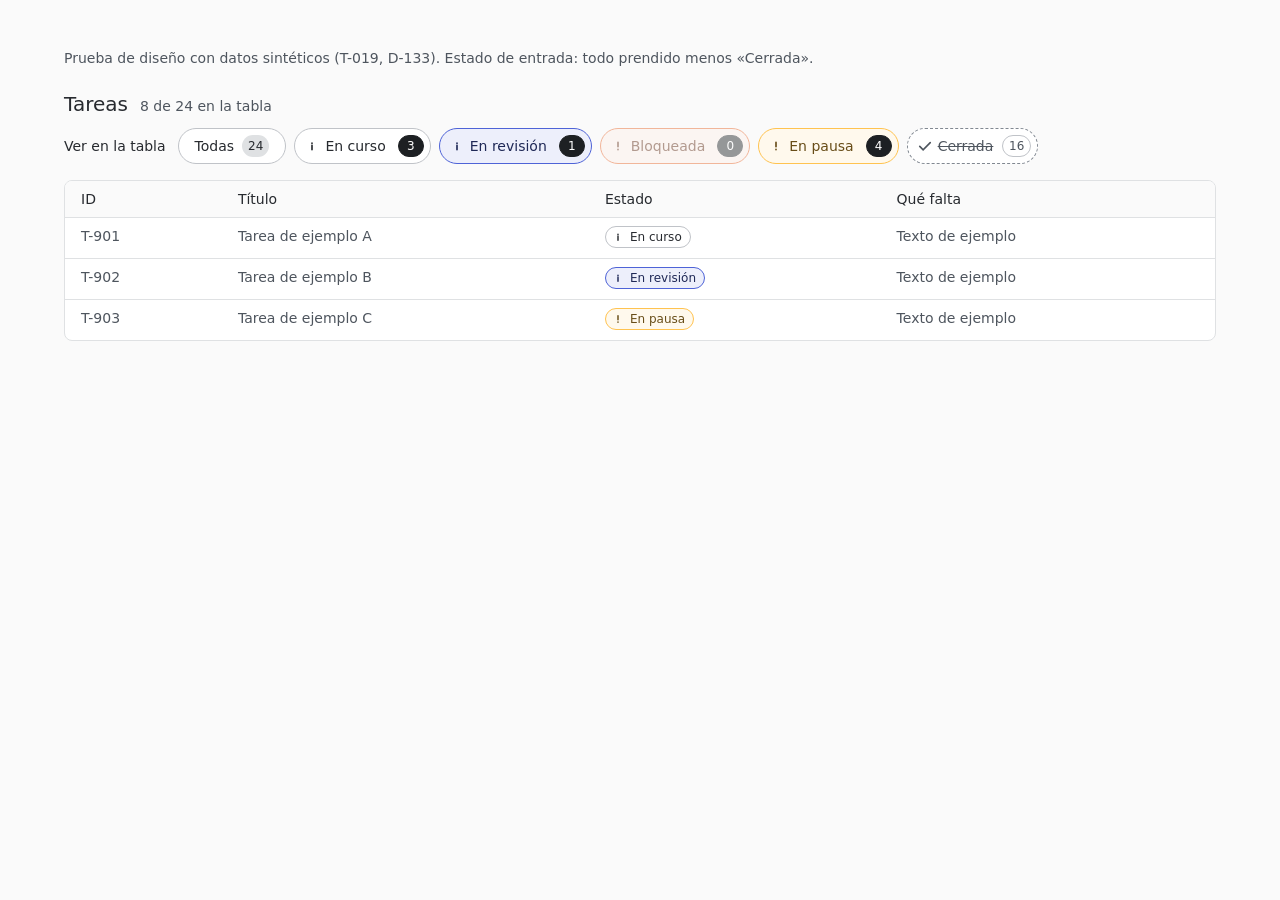
<file: pruebas/seguimiento-pills/index.html>
<!DOCTYPE html>
<html lang="es-AR">
<head>
<meta charset="utf-8">
<meta name="viewport" content="width=device-width, initial-scale=1">
<meta name="robots" content="noindex, nofollow">
<title>Prueba · interruptores de estado de la tabla (datos sintéticos)</title>
<link rel="stylesheet" href="../../portal.css?v=2.2">
<link rel="stylesheet" href="../../seguimiento/seguimiento.css?v=1.7">
<link rel="stylesheet" href="../../seguimiento/seg-e2.css?v=1.7">
</head>
<body>
<main class="principal">
  <p class="nota">Prueba de diseño con datos sintéticos (T-019, D-133). Estado de entrada: todo prendido menos «Cerrada».</p>
  <section id="seg-lista" class="seccion"></section>
</main>
<script>
(function () {
  var I = { ok: "M5 12.5l4.5 4.5L19 7.5", info: "M12 8v.5M12 11v6", alerta: "M12 7v6M12 16.5v.5" };
  var E = [["En curso", "curso", "info", 3, 1], ["En revisión", "revision", "info", 1, 1], ["Bloqueada", "bloqueada", "alerta", 0, 1], ["En pausa", "pausa", "alerta", 4, 1], ["Cerrada", "cerrada", "ok", 16, 0]];
  function pill(e) { return '<span class="estado estado--' + e[1] + '"><svg class="ico" viewBox="0 0 24 24" aria-hidden="true"><path d="' + I[e[2]] + '" fill="none" stroke="currentColor" stroke-width="2.2" stroke-linecap="round"/></svg>' + e[0] + '</span>'; }
  var h = '<div class="seccion__cab"><h2 class="titulo-seccion">Tareas</h2><span class="contador">8 de 24 en la tabla</span></div>';
  h += '<div class="pills-tabla"><span class="chips-fila__label">Ver en la tabla</span><button type="button" class="chip chip--todas" aria-pressed="false">Todas<span class="n">24</span></button>';
  E.forEach(function (e) { h += '<button type="button" class="pill-estado" aria-pressed="' + (e[4] ? "true" : "false") + '"' + (e[3] ? "" : " disabled") + '>' + pill(e) + '<span class="pill-n">' + e[3] + '</span></button>'; });
  h += '</div><div class="tabla-marco"><table class="tabla"><thead><tr><th>ID</th><th>Título</th><th>Estado</th><th>Qué falta</th></tr></thead><tbody>';
  [["T-901", "Tarea de ejemplo A", 0], ["T-902", "Tarea de ejemplo B", 1], ["T-903", "Tarea de ejemplo C", 3]].forEach(function (r) {
    h += '<tr><th>' + r[0] + '</th><td>' + r[1] + '</td><td>' + pill(E[r[2]]) + '</td><td>Texto de ejemplo</td></tr>';
  });
  document.getElementById("seg-lista").innerHTML = h + '</tbody></table></div>';
})();
</script>
</body>
</html>
</file>
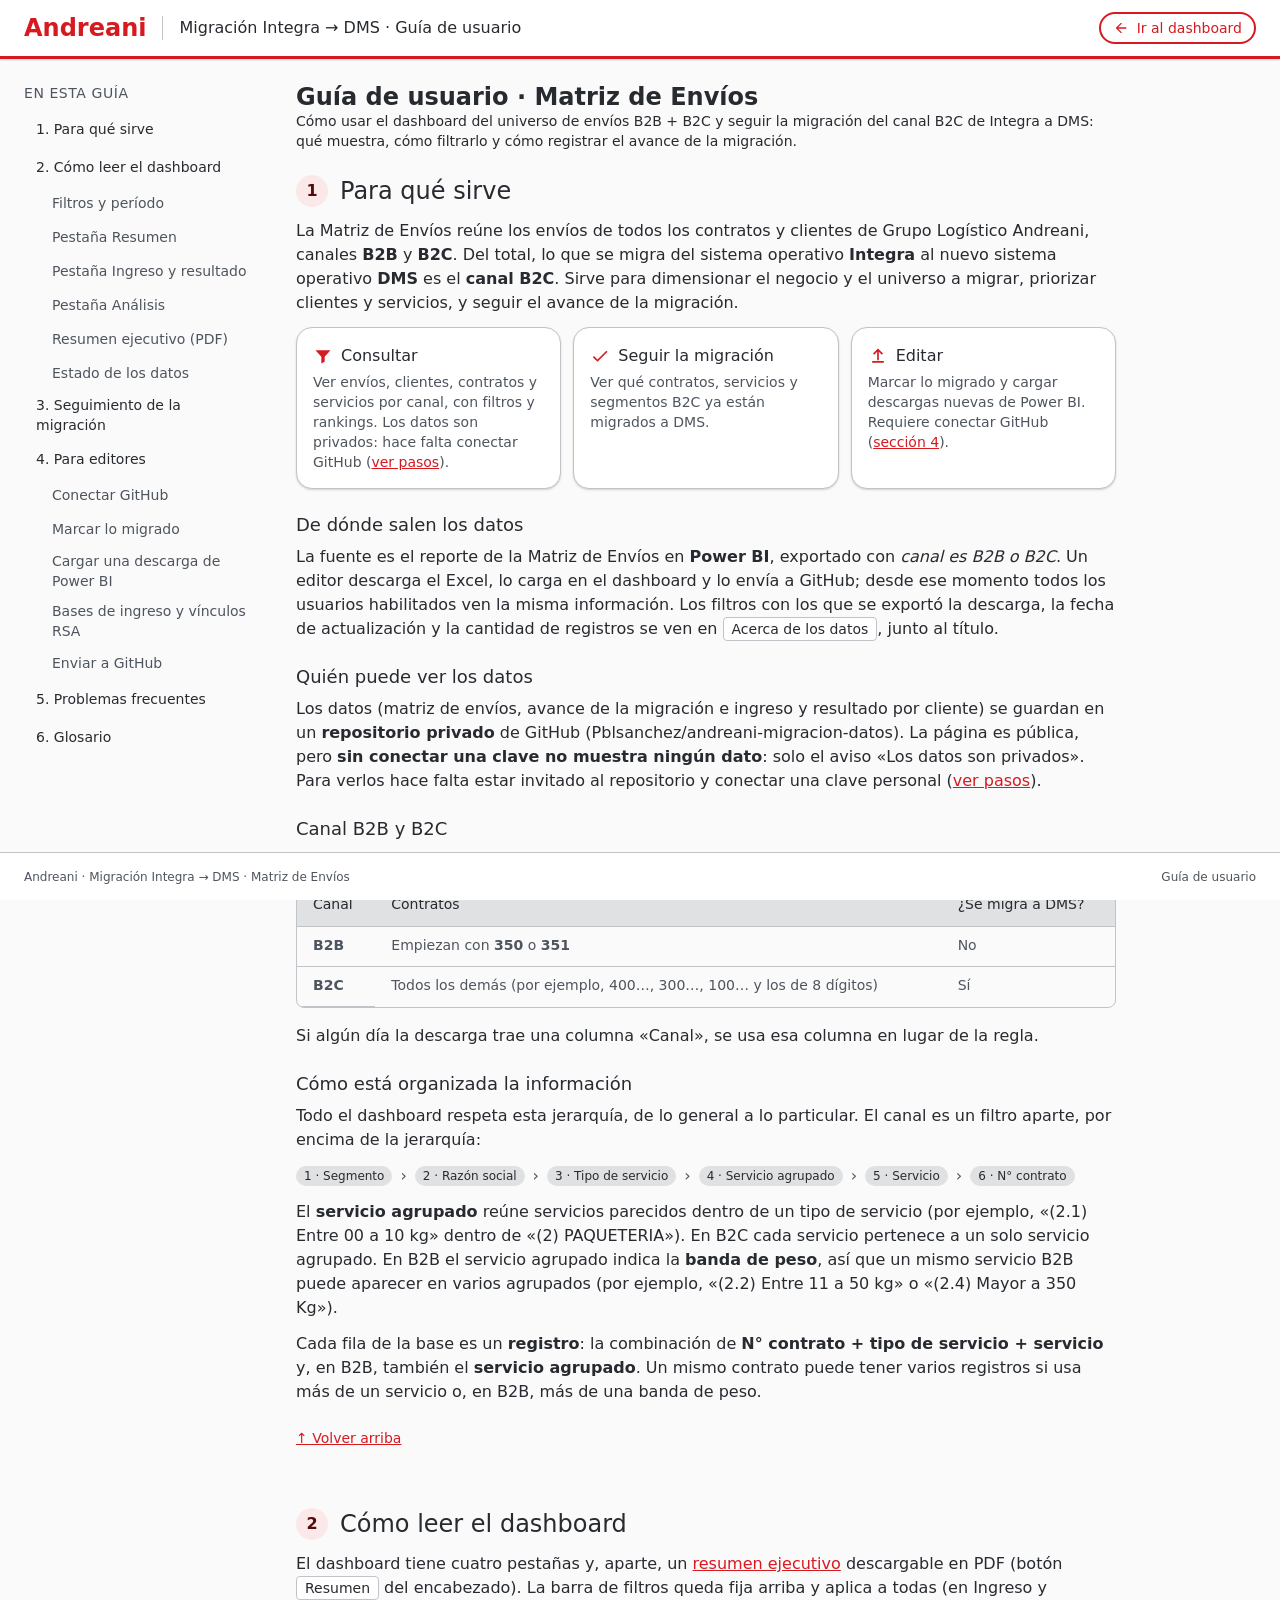
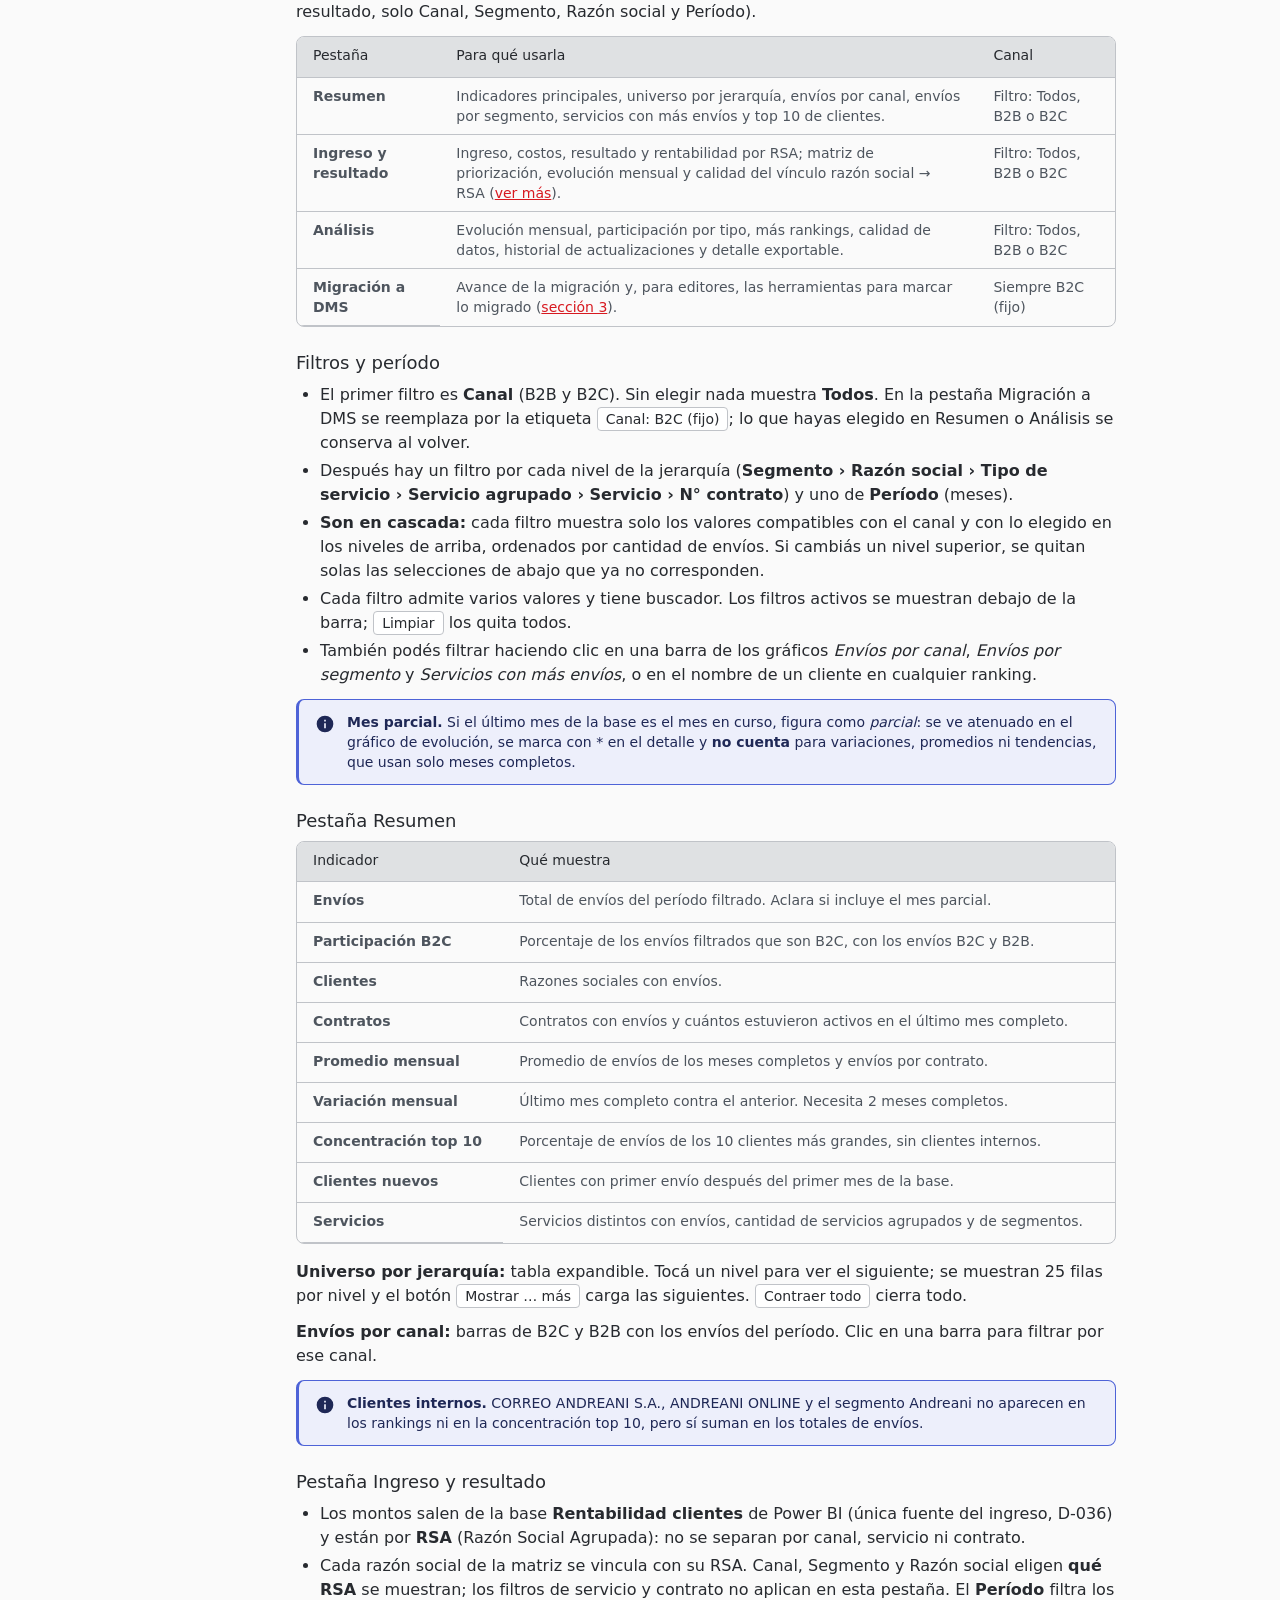
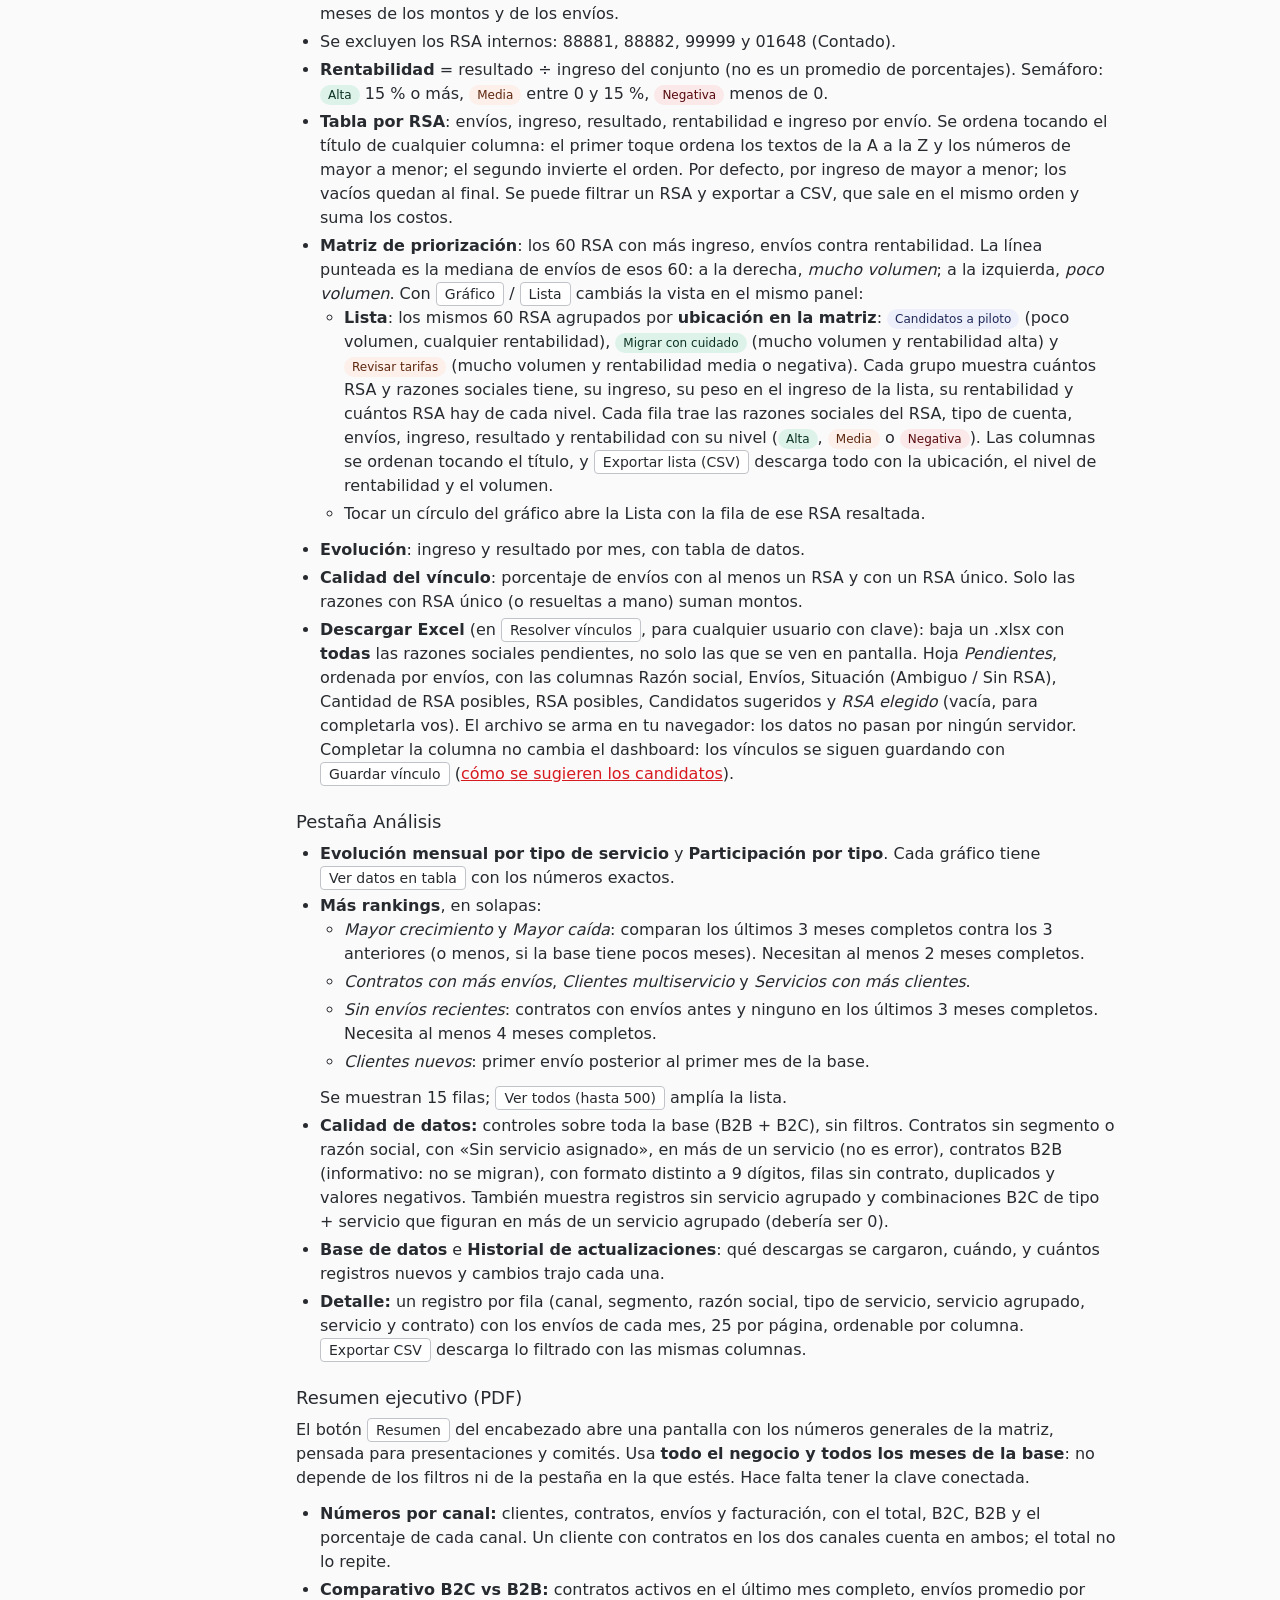
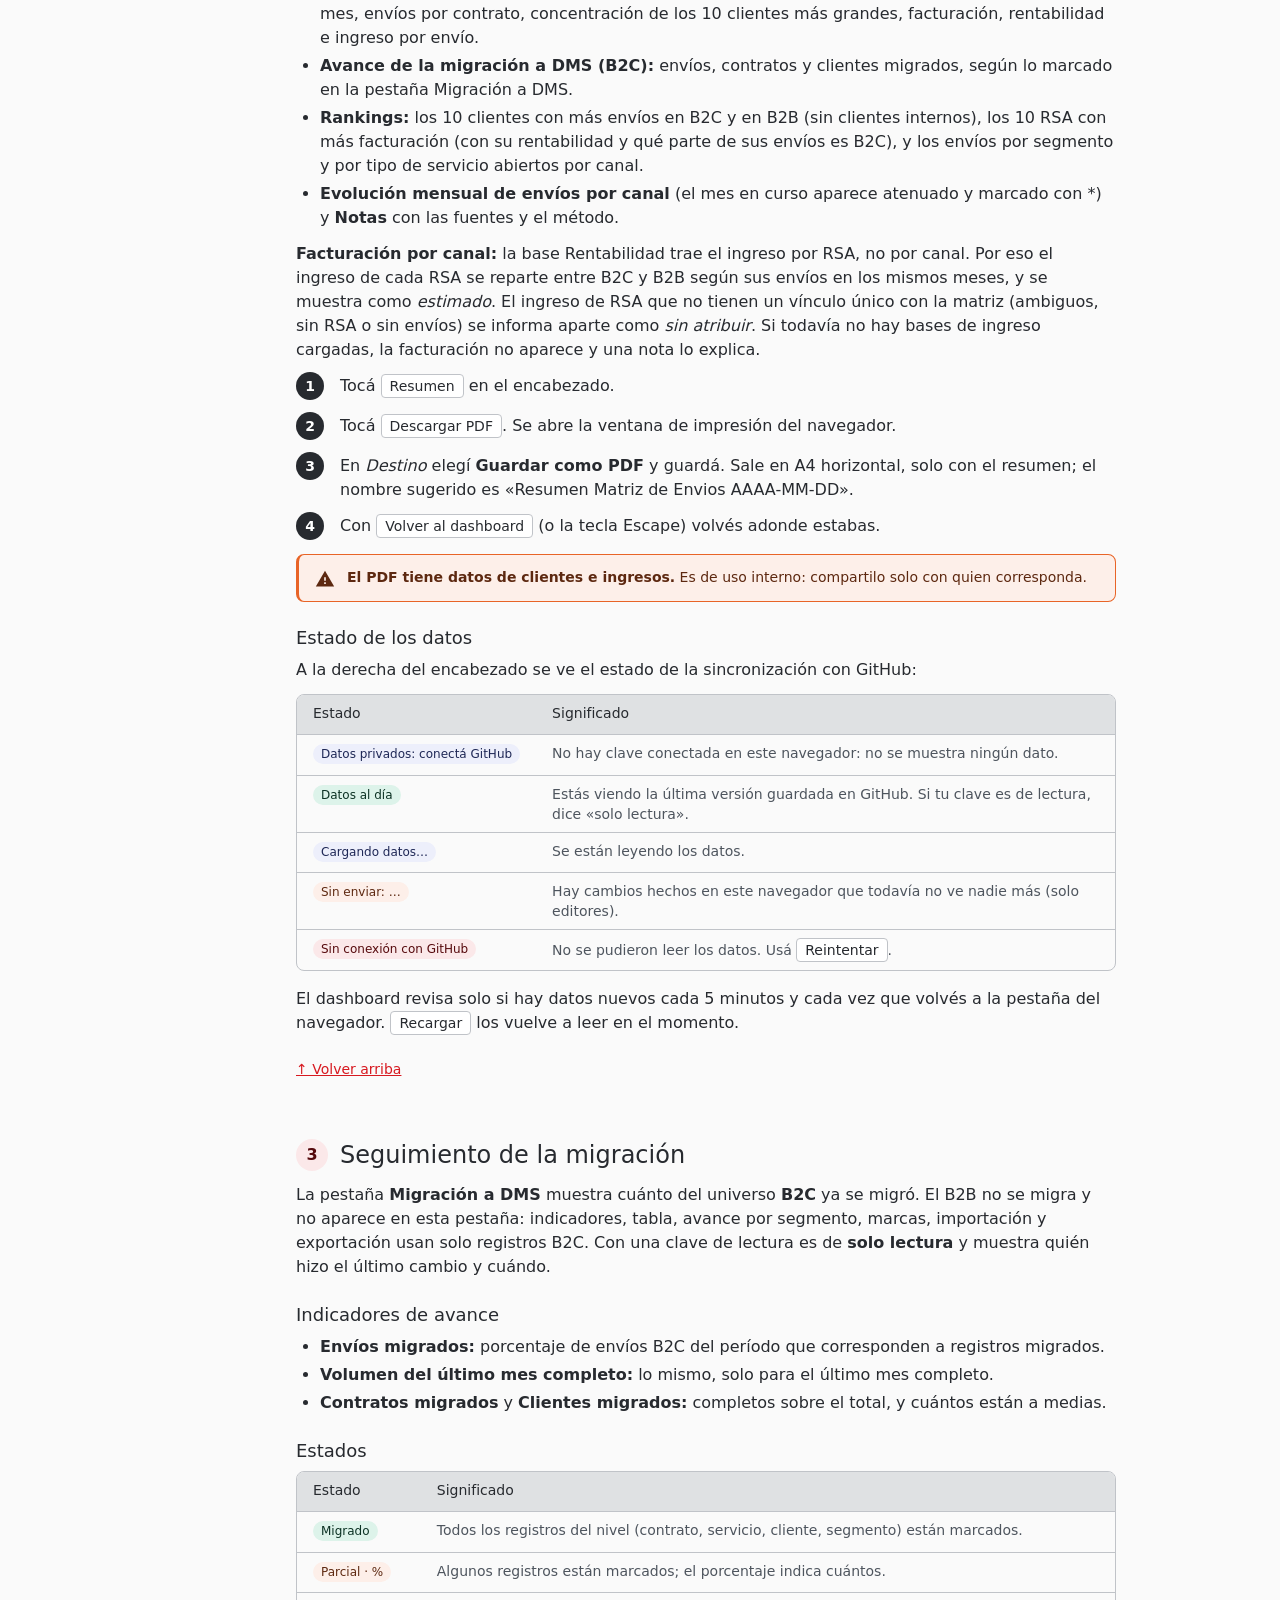
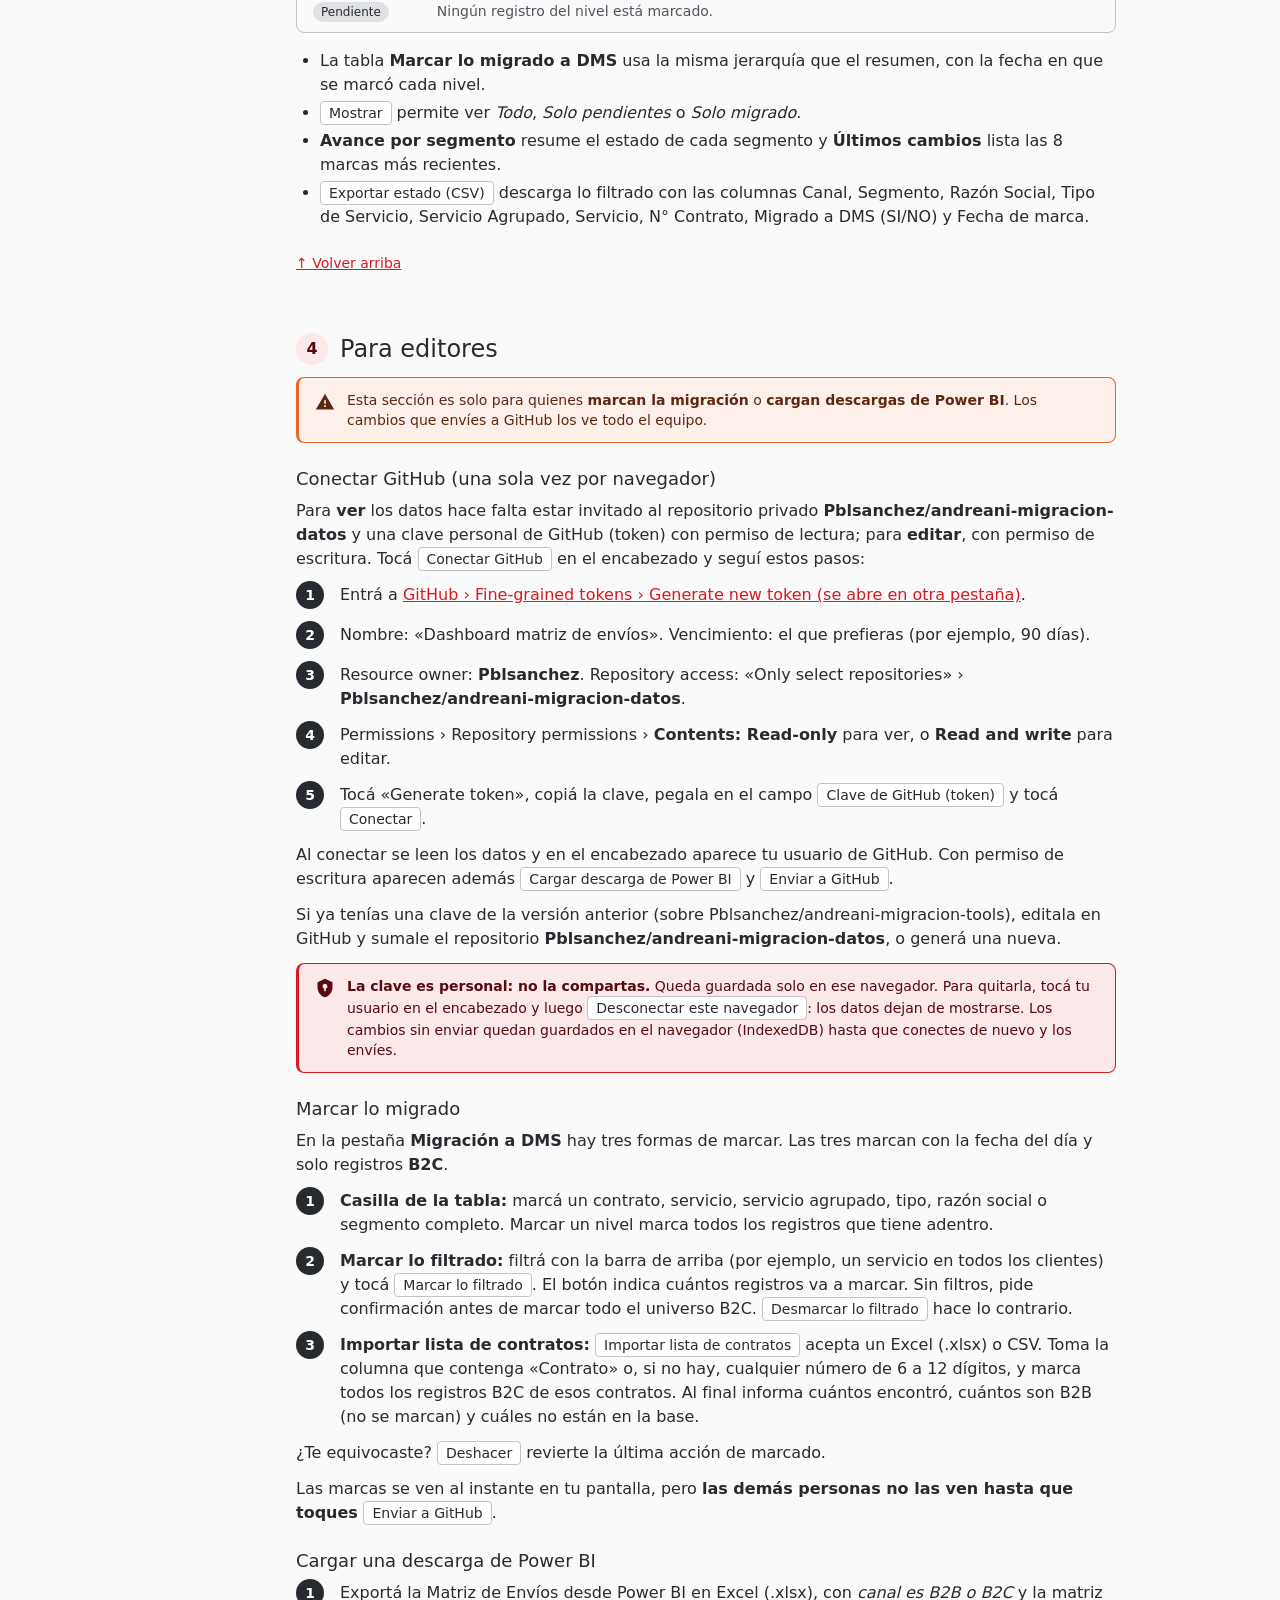
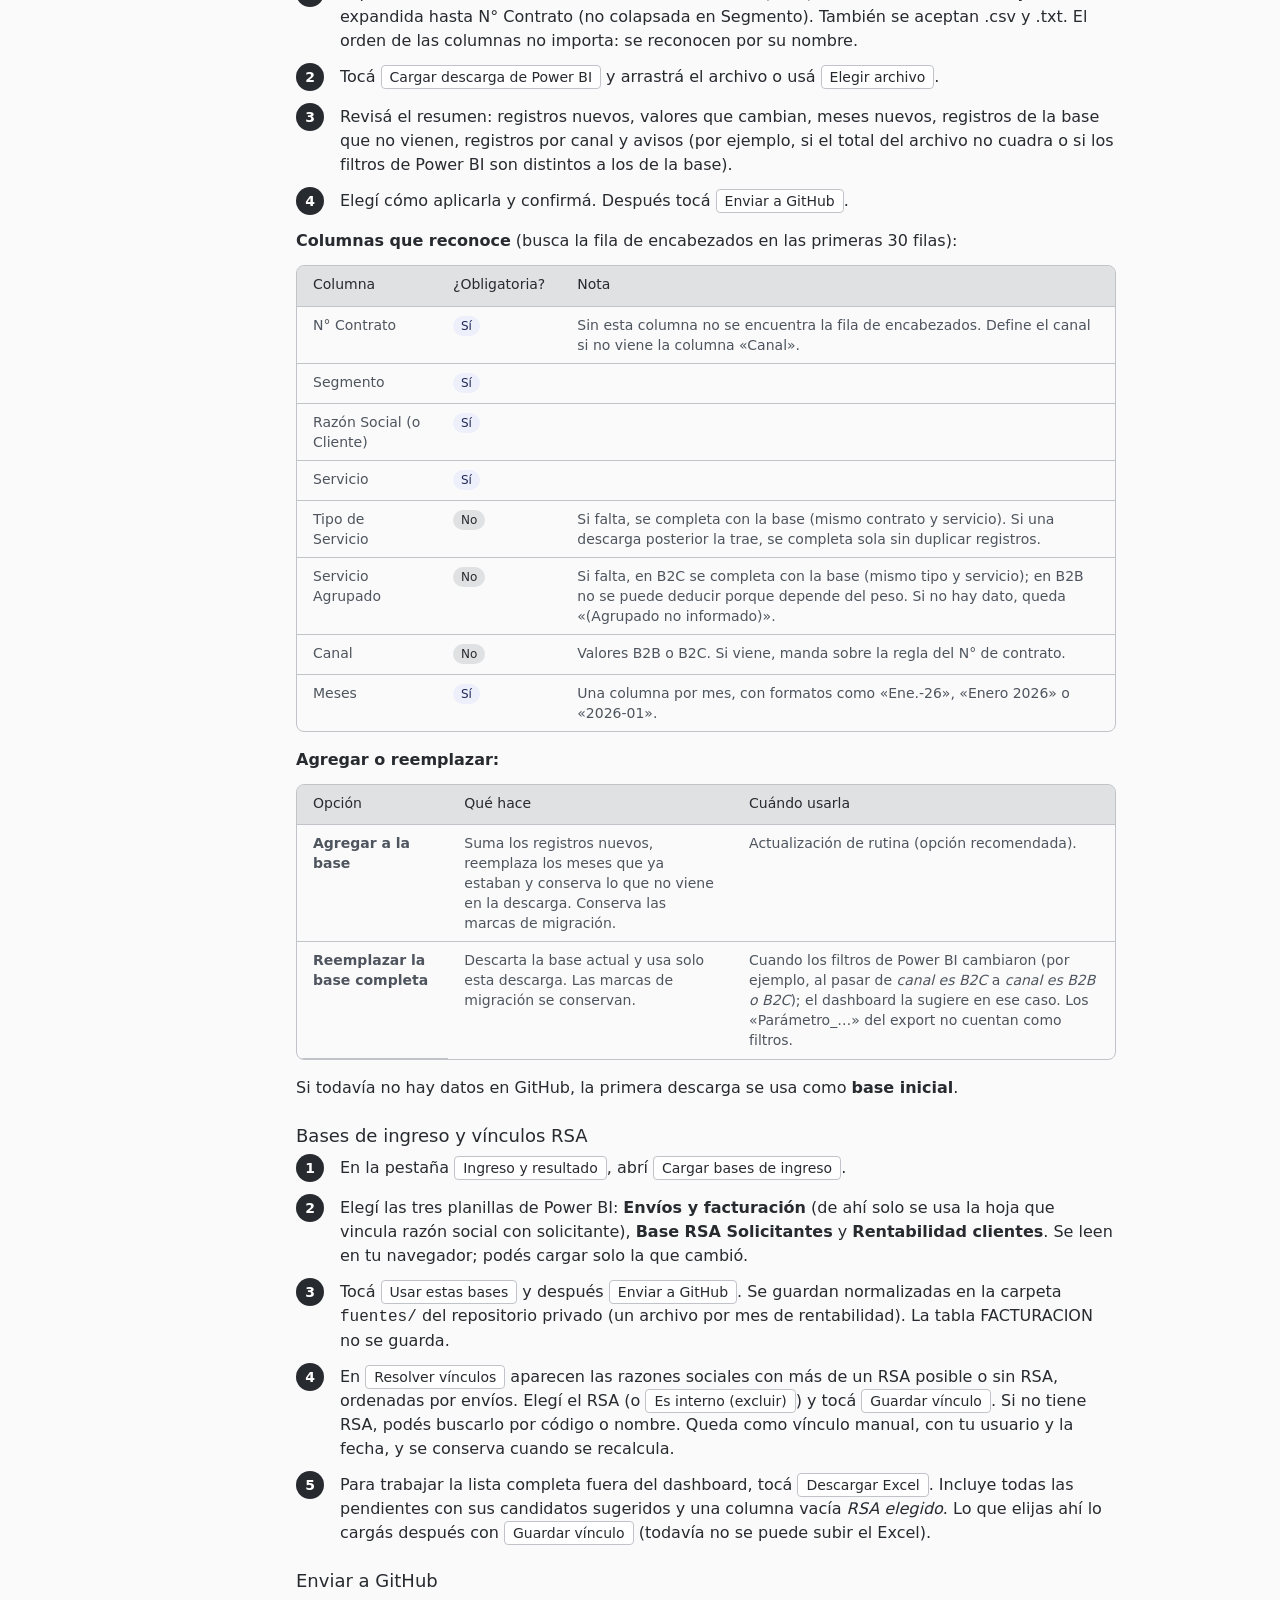
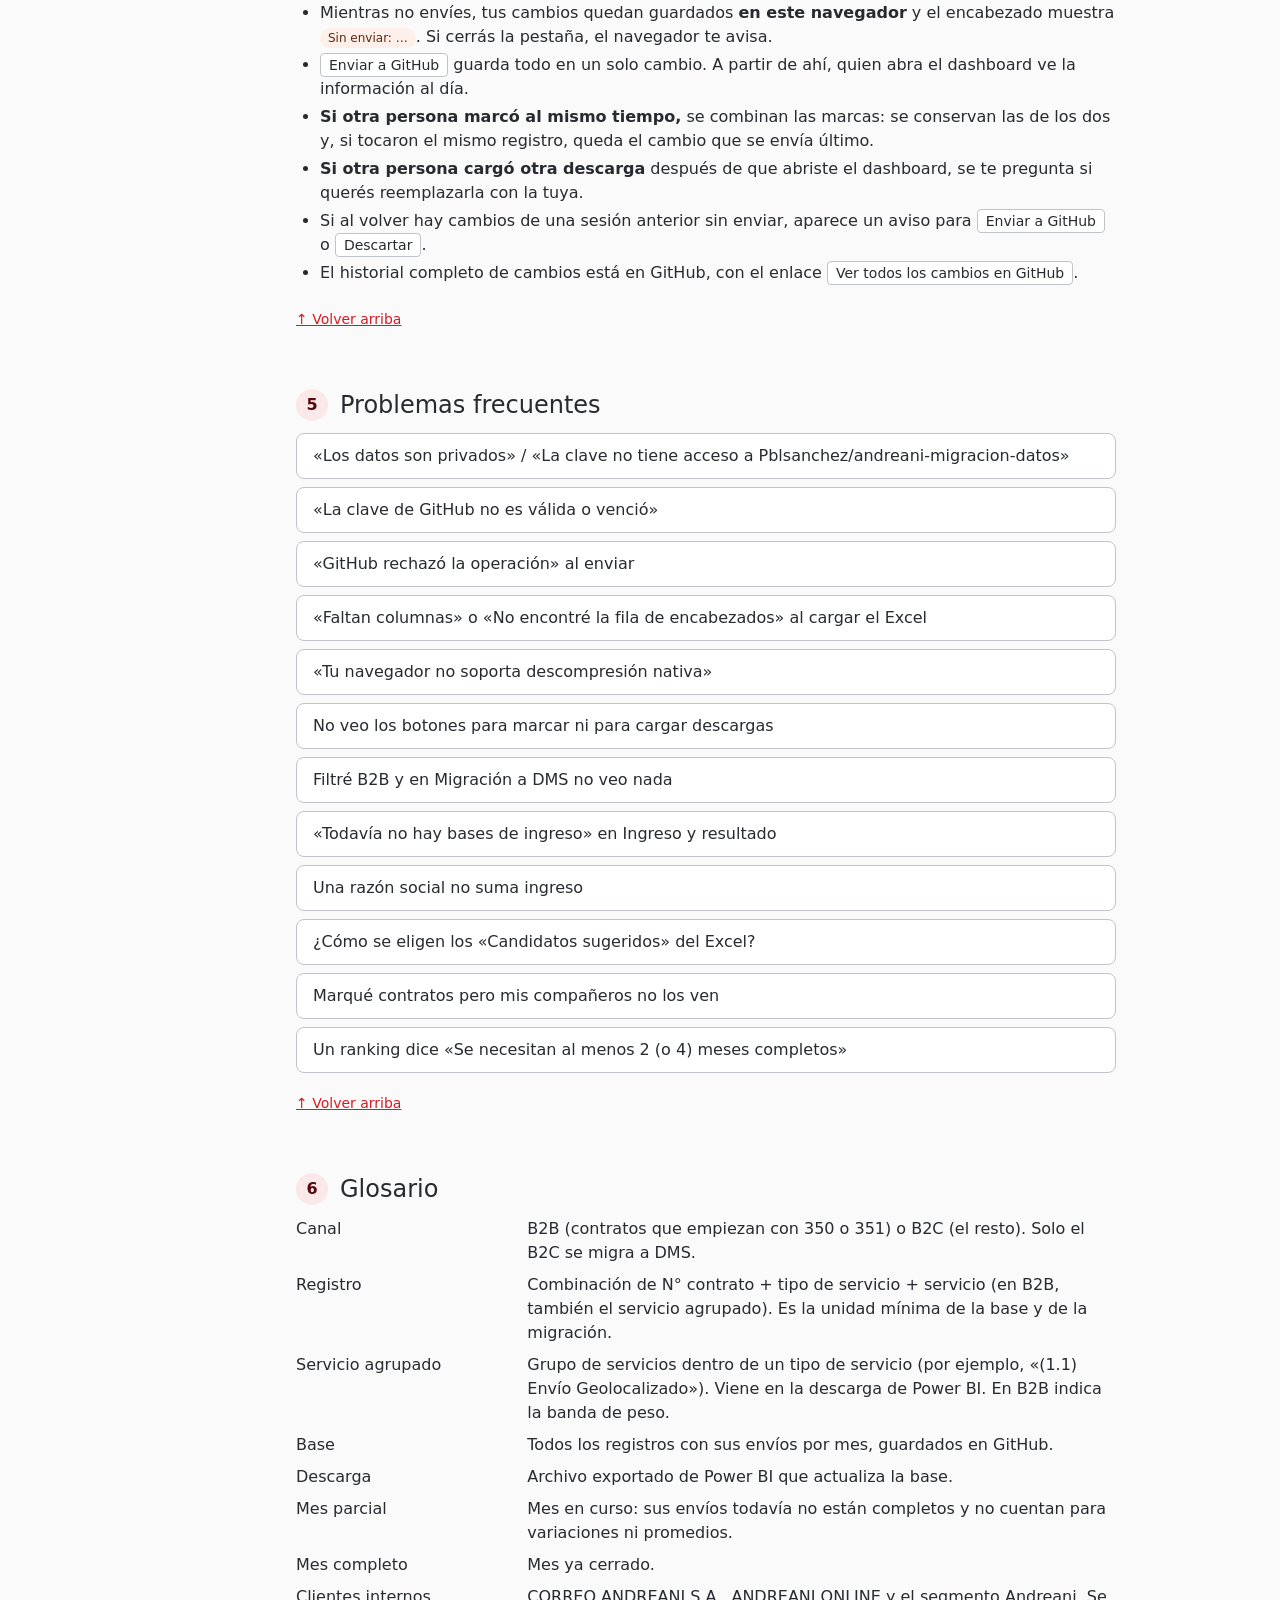
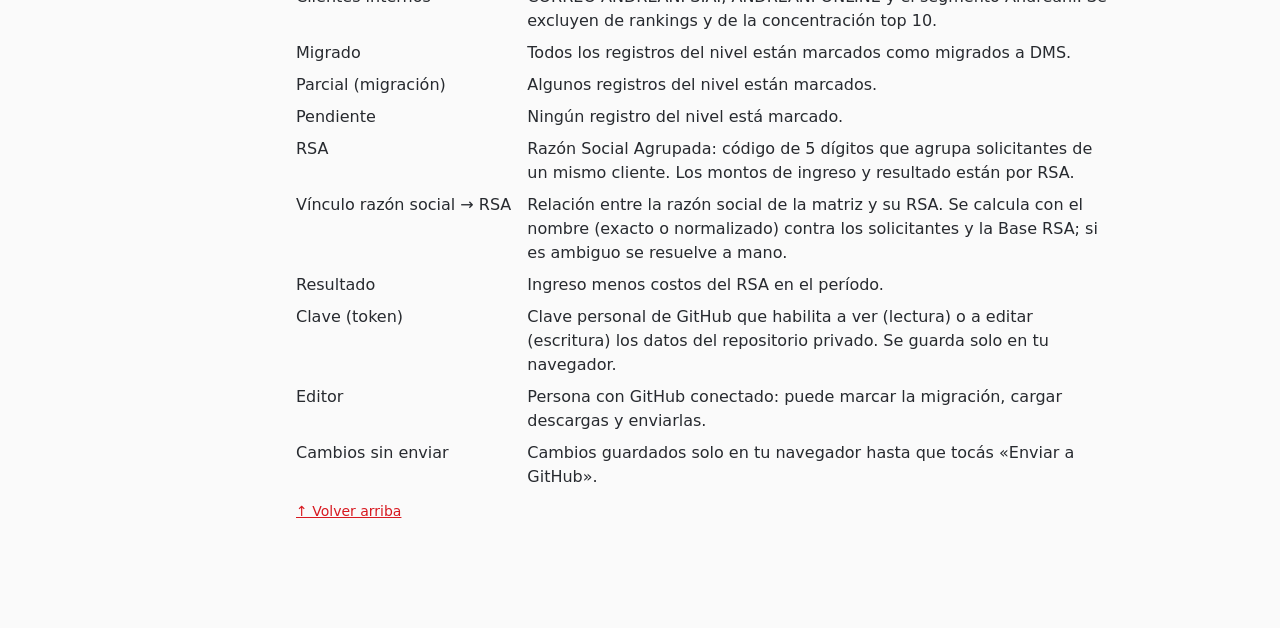
<file: matriz-envios/guia.html>
<!DOCTYPE html>
<html lang="es">
<head>
<meta charset="UTF-8">
<meta name="viewport" content="width=device-width, initial-scale=1">
<meta name="robots" content="noindex">
<title>Guía de usuario · Matriz de Envíos · Andreani</title>
<link rel="icon" href="favicon.svg" type="image/svg+xml">
<link rel="stylesheet" href="estilos.css?v=1.9">
<link rel="stylesheet" href="guia.css?v=1.9">
</head>
<body>
<a class="skip-link" href="#contenido">Saltar al contenido</a>

<header class="header">
  <div class="header__inner">
    <a class="brand" href="../" aria-label="Andreani, ir al portal de herramientas">Andreani</a>
    <span class="header__divider" aria-hidden="true"></span>
    <p class="header__title">Migración Integra → DMS · Guía de usuario</p>
    <div class="header__actions">
      <a class="btn btn--secondary btn--small" href="./">
        <svg width="16" height="16" viewBox="0 0 24 24" aria-hidden="true" focusable="false"><path fill="currentColor" d="M20 11H7.8l5.6-5.6L12 4l-8 8 8 8 1.4-1.4L7.8 13H20v-2Z"/></svg>
        Ir al dashboard
      </a>
    </div>
  </div>
</header>

<main id="contenido" tabindex="-1">
  <div class="guia">
    <nav class="guia__indice" aria-labelledby="indice-titulo">
      <h2 id="indice-titulo">En esta guía</h2>
      <ol>
        <li><a href="#para-que">1. Para qué sirve</a></li>
        <li><a href="#leer">2. Cómo leer el dashboard</a>
          <ol>
            <li><a href="#leer-filtros">Filtros y período</a></li>
            <li><a href="#leer-resumen">Pestaña Resumen</a></li>
            <li><a href="#leer-ingreso">Pestaña Ingreso y resultado</a></li>
            <li><a href="#leer-analisis">Pestaña Análisis</a></li>
            <li><a href="#leer-resumen-ejecutivo">Resumen ejecutivo (PDF)</a></li>
            <li><a href="#leer-estado">Estado de los datos</a></li>
          </ol>
        </li>
        <li><a href="#migracion">3. Seguimiento de la migración</a></li>
        <li><a href="#editores">4. Para editores</a>
          <ol>
            <li><a href="#ed-conectar">Conectar GitHub</a></li>
            <li><a href="#ed-marcar">Marcar lo migrado</a></li>
            <li><a href="#ed-cargar">Cargar una descarga de Power BI</a></li>
            <li><a href="#ed-ingreso">Bases de ingreso y vínculos RSA</a></li>
            <li><a href="#ed-enviar">Enviar a GitHub</a></li>
          </ol>
        </li>
        <li><a href="#problemas">5. Problemas frecuentes</a></li>
        <li><a href="#glosario">6. Glosario</a></li>
      </ol>
    </nav>

    <article class="guia__contenido" aria-labelledby="titulo-guia">
      <div class="page-head" style="display:block">
        <h1 id="titulo-guia">Guía de usuario · Matriz de Envíos</h1>
        <p class="guia__lead">Cómo usar el dashboard del universo de envíos B2B + B2C y seguir la migración del canal B2C de Integra a DMS: qué muestra, cómo filtrarlo y cómo registrar el avance de la migración.</p>
      </div>

      <details class="guia__indice-movil">
        <summary>
          <svg width="20" height="20" viewBox="0 0 24 24" aria-hidden="true" focusable="false"><path fill="currentColor" d="M3 6h18v2H3V6Zm0 5h18v2H3v-2Zm0 5h18v2H3v-2Z"/></svg>
          En esta guía
        </summary>
        <ol>
          <li><a href="#para-que">Para qué sirve</a></li>
          <li><a href="#leer">Cómo leer el dashboard</a></li>
          <li><a href="#migracion">Seguimiento de la migración</a></li>
          <li><a href="#editores">Para editores</a></li>
          <li><a href="#problemas">Problemas frecuentes</a></li>
          <li><a href="#glosario">Glosario</a></li>
        </ol>
      </details>

      <!-- ============ 1. Para qué sirve ============ -->
      <section id="para-que" aria-labelledby="h-para-que">
        <h2 id="h-para-que"><span class="guia__num" aria-hidden="true">1</span>Para qué sirve</h2>
        <p>La Matriz de Envíos reúne los envíos de todos los contratos y clientes de Grupo Logístico Andreani, canales <strong>B2B</strong> y <strong>B2C</strong>. Del total, lo que se migra del sistema operativo <strong>Integra</strong> al nuevo sistema operativo <strong>DMS</strong> es el <strong>canal B2C</strong>. Sirve para dimensionar el negocio y el universo a migrar, priorizar clientes y servicios, y seguir el avance de la migración.</p>
        <ul class="tarjetas">
          <li><b><svg width="20" height="20" viewBox="0 0 24 24" aria-hidden="true" focusable="false"><path fill="currentColor" d="M3 5h18l-7 8v6l-4 2v-8L3 5Z"/></svg>Consultar</b><span>Ver envíos, clientes, contratos y servicios por canal, con filtros y rankings. Los datos son privados: hace falta conectar GitHub (<a href="#ed-conectar">ver pasos</a>).</span></li>
          <li><b><svg width="20" height="20" viewBox="0 0 24 24" aria-hidden="true" focusable="false"><path fill="currentColor" d="M9 16.2 4.8 12l-1.4 1.4L9 19 21 7l-1.4-1.4L9 16.2Z"/></svg>Seguir la migración</b><span>Ver qué contratos, servicios y segmentos B2C ya están migrados a DMS.</span></li>
          <li><b><svg width="20" height="20" viewBox="0 0 24 24" aria-hidden="true" focusable="false"><path fill="currentColor" d="M5 20h14v-2H5v2Zm7-17-6 6 1.4 1.4L11 6.8V17h2V6.8l3.6 3.6L18 9l-6-6Z"/></svg>Editar</b><span>Marcar lo migrado y cargar descargas nuevas de Power BI. Requiere conectar GitHub (<a href="#editores">sección 4</a>).</span></li>
        </ul>
        <h3>De dónde salen los datos</h3>
        <p>La fuente es el reporte de la Matriz de Envíos en <strong>Power BI</strong>, exportado con <em>canal es B2B o B2C</em>. Un editor descarga el Excel, lo carga en el dashboard y lo envía a GitHub; desde ese momento todos los usuarios habilitados ven la misma información. Los filtros con los que se exportó la descarga, la fecha de actualización y la cantidad de registros se ven en <span class="ui">Acerca de los datos</span>, junto al título.</p>
        <h3>Quién puede ver los datos</h3>
        <p>Los datos (matriz de envíos, avance de la migración e ingreso y resultado por cliente) se guardan en un <strong>repositorio privado</strong> de GitHub (Pblsanchez/andreani-migracion-datos). La página es pública, pero <strong>sin conectar una clave no muestra ningún dato</strong>: solo el aviso «Los datos son privados». Para verlos hace falta estar invitado al repositorio y conectar una clave personal (<a href="#ed-conectar">ver pasos</a>).</p>
        <h3>Canal B2B y B2C</h3>
        <p>La descarga de Power BI no trae el canal como columna. El dashboard lo deduce del <strong>N° de contrato</strong>:</p>
        <div class="table-wrap">
          <table>
            <caption class="sr-only">Regla de canal</caption>
            <thead><tr><th scope="col">Canal</th><th scope="col">Contratos</th><th scope="col">¿Se migra a DMS?</th></tr></thead>
            <tbody>
              <tr><th scope="row">B2B</th><td>Empiezan con <strong>350</strong> o <strong>351</strong></td><td>No</td></tr>
              <tr><th scope="row">B2C</th><td>Todos los demás (por ejemplo, 400…, 300…, 100… y los de 8 dígitos)</td><td>Sí</td></tr>
            </tbody>
          </table>
        </div>
        <p>Si algún día la descarga trae una columna «Canal», se usa esa columna en lugar de la regla.</p>
        <h3>Cómo está organizada la información</h3>
        <p>Todo el dashboard respeta esta jerarquía, de lo general a lo particular. El canal es un filtro aparte, por encima de la jerarquía:</p>
        <ol class="jerarquia" aria-label="Jerarquía de la información">
          <li><span class="badge badge--neutral">1 · Segmento</span></li>
          <li><span class="badge badge--neutral">2 · Razón social</span></li>
          <li><span class="badge badge--neutral">3 · Tipo de servicio</span></li>
          <li><span class="badge badge--neutral">4 · Servicio agrupado</span></li>
          <li><span class="badge badge--neutral">5 · Servicio</span></li>
          <li><span class="badge badge--neutral">6 · N° contrato</span></li>
        </ol>
        <p>El <strong>servicio agrupado</strong> reúne servicios parecidos dentro de un tipo de servicio (por ejemplo, «(2.1) Entre 00 a 10 kg» dentro de «(2) PAQUETERIA»). En B2C cada servicio pertenece a un solo servicio agrupado. En B2B el servicio agrupado indica la <strong>banda de peso</strong>, así que un mismo servicio B2B puede aparecer en varios agrupados (por ejemplo, «(2.2) Entre 11 a 50 kg» o «(2.4) Mayor a 350 Kg»).</p>
        <p>Cada fila de la base es un <strong>registro</strong>: la combinación de <strong>N° contrato + tipo de servicio + servicio</strong> y, en B2B, también el <strong>servicio agrupado</strong>. Un mismo contrato puede tener varios registros si usa más de un servicio o, en B2B, más de una banda de peso.</p>
        <a class="arriba" href="#contenido">↑ Volver arriba</a>
      </section>

      <!-- ============ 2. Cómo leer el dashboard ============ -->
      <section id="leer" aria-labelledby="h-leer">
        <h2 id="h-leer"><span class="guia__num" aria-hidden="true">2</span>Cómo leer el dashboard</h2>
        <p>El dashboard tiene cuatro pestañas y, aparte, un <a href="#leer-resumen-ejecutivo">resumen ejecutivo</a> descargable en PDF (botón <span class="ui">Resumen</span> del encabezado). La barra de filtros queda fija arriba y aplica a todas (en Ingreso y resultado, solo Canal, Segmento, Razón social y Período).</p>
        <div class="table-wrap">
          <table>
            <caption class="sr-only">Pestañas del dashboard</caption>
            <thead><tr><th scope="col">Pestaña</th><th scope="col">Para qué usarla</th><th scope="col">Canal</th></tr></thead>
            <tbody>
              <tr><th scope="row">Resumen</th><td>Indicadores principales, universo por jerarquía, envíos por canal, envíos por segmento, servicios con más envíos y top 10 de clientes.</td><td>Filtro: Todos, B2B o B2C</td></tr>
              <tr><th scope="row">Ingreso y resultado</th><td>Ingreso, costos, resultado y rentabilidad por RSA; matriz de priorización, evolución mensual y calidad del vínculo razón social → RSA (<a href="#leer-ingreso">ver más</a>).</td><td>Filtro: Todos, B2B o B2C</td></tr>
              <tr><th scope="row">Análisis</th><td>Evolución mensual, participación por tipo, más rankings, calidad de datos, historial de actualizaciones y detalle exportable.</td><td>Filtro: Todos, B2B o B2C</td></tr>
              <tr><th scope="row">Migración a DMS</th><td>Avance de la migración y, para editores, las herramientas para marcar lo migrado (<a href="#migracion">sección 3</a>).</td><td>Siempre B2C (fijo)</td></tr>
            </tbody>
          </table>
        </div>

        <h3 id="leer-filtros">Filtros y período</h3>
        <ul>
          <li>El primer filtro es <strong>Canal</strong> (B2B y B2C). Sin elegir nada muestra <strong>Todos</strong>. En la pestaña Migración a DMS se reemplaza por la etiqueta <span class="ui">Canal: B2C (fijo)</span>; lo que hayas elegido en Resumen o Análisis se conserva al volver.</li>
          <li>Después hay un filtro por cada nivel de la jerarquía (<strong>Segmento › Razón social › Tipo de servicio › Servicio agrupado › Servicio › N° contrato</strong>) y uno de <strong>Período</strong> (meses).</li>
          <li><strong>Son en cascada:</strong> cada filtro muestra solo los valores compatibles con el canal y con lo elegido en los niveles de arriba, ordenados por cantidad de envíos. Si cambiás un nivel superior, se quitan solas las selecciones de abajo que ya no corresponden.</li>
          <li>Cada filtro admite varios valores y tiene buscador. Los filtros activos se muestran debajo de la barra; <span class="ui">Limpiar</span> los quita todos.</li>
          <li>También podés filtrar haciendo clic en una barra de los gráficos <em>Envíos por canal</em>, <em>Envíos por segmento</em> y <em>Servicios con más envíos</em>, o en el nombre de un cliente en cualquier ranking.</li>
        </ul>
        <div class="alert alert--info" role="note">
          <svg width="20" height="20" viewBox="0 0 24 24" aria-hidden="true" focusable="false"><path fill="currentColor" d="M12 2a10 10 0 1 0 0 20 10 10 0 0 0 0-20Zm1 15h-2v-6h2v6Zm0-8h-2V7h2v2Z"/></svg>
          <div class="alert__body"><strong>Mes parcial.</strong> Si el último mes de la base es el mes en curso, figura como <em>parcial</em>: se ve atenuado en el gráfico de evolución, se marca con * en el detalle y <strong>no cuenta</strong> para variaciones, promedios ni tendencias, que usan solo meses completos.</div>
        </div>

        <h3 id="leer-resumen">Pestaña Resumen</h3>
        <div class="table-wrap">
          <table>
            <caption class="sr-only">Indicadores de la pestaña Resumen</caption>
            <thead><tr><th scope="col">Indicador</th><th scope="col">Qué muestra</th></tr></thead>
            <tbody>
              <tr><th scope="row">Envíos</th><td>Total de envíos del período filtrado. Aclara si incluye el mes parcial.</td></tr>
              <tr><th scope="row">Participación B2C</th><td>Porcentaje de los envíos filtrados que son B2C, con los envíos B2C y B2B.</td></tr>
              <tr><th scope="row">Clientes</th><td>Razones sociales con envíos.</td></tr>
              <tr><th scope="row">Contratos</th><td>Contratos con envíos y cuántos estuvieron activos en el último mes completo.</td></tr>
              <tr><th scope="row">Promedio mensual</th><td>Promedio de envíos de los meses completos y envíos por contrato.</td></tr>
              <tr><th scope="row">Variación mensual</th><td>Último mes completo contra el anterior. Necesita 2 meses completos.</td></tr>
              <tr><th scope="row">Concentración top 10</th><td>Porcentaje de envíos de los 10 clientes más grandes, sin clientes internos.</td></tr>
              <tr><th scope="row">Clientes nuevos</th><td>Clientes con primer envío después del primer mes de la base.</td></tr>
              <tr><th scope="row">Servicios</th><td>Servicios distintos con envíos, cantidad de servicios agrupados y de segmentos.</td></tr>
            </tbody>
          </table>
        </div>
        <p><strong>Universo por jerarquía:</strong> tabla expandible. Tocá un nivel para ver el siguiente; se muestran 25 filas por nivel y el botón <span class="ui">Mostrar … más</span> carga las siguientes. <span class="ui">Contraer todo</span> cierra todo.</p>
        <p><strong>Envíos por canal:</strong> barras de B2C y B2B con los envíos del período. Clic en una barra para filtrar por ese canal.</p>
        <div class="alert alert--info" role="note">
          <svg width="20" height="20" viewBox="0 0 24 24" aria-hidden="true" focusable="false"><path fill="currentColor" d="M12 2a10 10 0 1 0 0 20 10 10 0 0 0 0-20Zm1 15h-2v-6h2v6Zm0-8h-2V7h2v2Z"/></svg>
          <div class="alert__body"><strong>Clientes internos.</strong> CORREO ANDREANI S.A., ANDREANI ONLINE y el segmento Andreani no aparecen en los rankings ni en la concentración top 10, pero sí suman en los totales de envíos.</div>
        </div>

        <h3 id="leer-ingreso">Pestaña Ingreso y resultado</h3>
        <ul>
          <li>Los montos salen de la base <strong>Rentabilidad clientes</strong> de Power BI (única fuente del ingreso, D-036) y están por <strong>RSA</strong> (Razón Social Agrupada): no se separan por canal, servicio ni contrato.</li>
          <li>Cada razón social de la matriz se vincula con su RSA. Canal, Segmento y Razón social eligen <strong>qué RSA</strong> se muestran; los filtros de servicio y contrato no aplican en esta pestaña. El <strong>Período</strong> filtra los meses de los montos y de los envíos.</li>
          <li>Se excluyen los RSA internos: 88881, 88882, 99999 y 01648 (Contado).</li>
          <li><strong>Rentabilidad</strong> = resultado ÷ ingreso del conjunto (no es un promedio de porcentajes). Semáforo: <span class="badge badge--success">Alta</span> 15 % o más, <span class="badge badge--warning">Media</span> entre 0 y 15 %, <span class="badge badge--error">Negativa</span> menos de 0.</li>
          <li><strong>Tabla por RSA</strong>: envíos, ingreso, resultado, rentabilidad e ingreso por envío. Se ordena tocando el título de cualquier columna: el primer toque ordena los textos de la A a la Z y los números de mayor a menor; el segundo invierte el orden. Por defecto, por ingreso de mayor a menor; los vacíos quedan al final. Se puede filtrar un RSA y exportar a CSV, que sale en el mismo orden y suma los costos.</li>
          <li><strong>Matriz de priorización</strong>: los 60 RSA con más ingreso, envíos contra rentabilidad. La línea punteada es la mediana de envíos de esos 60: a la derecha, <em>mucho volumen</em>; a la izquierda, <em>poco volumen</em>. Con <span class="ui">Gráfico</span> / <span class="ui">Lista</span> cambiás la vista en el mismo panel:
            <ul>
              <li><strong>Lista</strong>: los mismos 60 RSA agrupados por <strong>ubicación en la matriz</strong>: <span class="badge badge--info">Candidatos a piloto</span> (poco volumen, cualquier rentabilidad), <span class="badge badge--success">Migrar con cuidado</span> (mucho volumen y rentabilidad alta) y <span class="badge badge--warning">Revisar tarifas</span> (mucho volumen y rentabilidad media o negativa). Cada grupo muestra cuántos RSA y razones sociales tiene, su ingreso, su peso en el ingreso de la lista, su rentabilidad y cuántos RSA hay de cada nivel. Cada fila trae las razones sociales del RSA, tipo de cuenta, envíos, ingreso, resultado y rentabilidad con su nivel (<span class="badge badge--success">Alta</span>, <span class="badge badge--warning">Media</span> o <span class="badge badge--error">Negativa</span>). Las columnas se ordenan tocando el título, y <span class="ui">Exportar lista (CSV)</span> descarga todo con la ubicación, el nivel de rentabilidad y el volumen.</li>
              <li>Tocar un círculo del gráfico abre la Lista con la fila de ese RSA resaltada.</li>
            </ul>
          </li>
          <li><strong>Evolución</strong>: ingreso y resultado por mes, con tabla de datos.</li>
          <li><strong>Calidad del vínculo</strong>: porcentaje de envíos con al menos un RSA y con un RSA único. Solo las razones con RSA único (o resueltas a mano) suman montos.</li>
          <li><strong>Descargar Excel</strong> (en <span class="ui">Resolver vínculos</span>, para cualquier usuario con clave): baja un .xlsx con <strong>todas</strong> las razones sociales pendientes, no solo las que se ven en pantalla. Hoja <em>Pendientes</em>, ordenada por envíos, con las columnas Razón social, Envíos, Situación (Ambiguo / Sin RSA), Cantidad de RSA posibles, RSA posibles, Candidatos sugeridos y <em>RSA elegido</em> (vacía, para completarla vos). El archivo se arma en tu navegador: los datos no pasan por ningún servidor. Completar la columna no cambia el dashboard: los vínculos se siguen guardando con <span class="ui">Guardar vínculo</span> (<a href="#faq-sugeridos">cómo se sugieren los candidatos</a>).</li>
        </ul>

        <h3 id="leer-analisis">Pestaña Análisis</h3>
        <ul>
          <li><strong>Evolución mensual por tipo de servicio</strong> y <strong>Participación por tipo</strong>. Cada gráfico tiene <span class="ui">Ver datos en tabla</span> con los números exactos.</li>
          <li><strong>Más rankings</strong>, en solapas:
            <ul>
              <li><em>Mayor crecimiento</em> y <em>Mayor caída</em>: comparan los últimos 3 meses completos contra los 3 anteriores (o menos, si la base tiene pocos meses). Necesitan al menos 2 meses completos.</li>
              <li><em>Contratos con más envíos</em>, <em>Clientes multiservicio</em> y <em>Servicios con más clientes</em>.</li>
              <li><em>Sin envíos recientes</em>: contratos con envíos antes y ninguno en los últimos 3 meses completos. Necesita al menos 4 meses completos.</li>
              <li><em>Clientes nuevos</em>: primer envío posterior al primer mes de la base.</li>
            </ul>
            Se muestran 15 filas; <span class="ui">Ver todos (hasta 500)</span> amplía la lista.
          </li>
          <li><strong>Calidad de datos:</strong> controles sobre toda la base (B2B + B2C), sin filtros. Contratos sin segmento o razón social, con «Sin servicio asignado», en más de un servicio (no es error), contratos B2B (informativo: no se migran), con formato distinto a 9 dígitos, filas sin contrato, duplicados y valores negativos. También muestra registros sin servicio agrupado y combinaciones B2C de tipo + servicio que figuran en más de un servicio agrupado (debería ser 0).</li>
          <li><strong>Base de datos</strong> e <strong>Historial de actualizaciones</strong>: qué descargas se cargaron, cuándo, y cuántos registros nuevos y cambios trajo cada una.</li>
          <li><strong>Detalle:</strong> un registro por fila (canal, segmento, razón social, tipo de servicio, servicio agrupado, servicio y contrato) con los envíos de cada mes, 25 por página, ordenable por columna. <span class="ui">Exportar CSV</span> descarga lo filtrado con las mismas columnas.</li>
        </ul>

        <h3 id="leer-resumen-ejecutivo">Resumen ejecutivo (PDF)</h3>
        <p>El botón <span class="ui">Resumen</span> del encabezado abre una pantalla con los números generales de la matriz, pensada para presentaciones y comités. Usa <strong>todo el negocio y todos los meses de la base</strong>: no depende de los filtros ni de la pestaña en la que estés. Hace falta tener la clave conectada.</p>
        <ul>
          <li><strong>Números por canal:</strong> clientes, contratos, envíos y facturación, con el total, B2C, B2B y el porcentaje de cada canal. Un cliente con contratos en los dos canales cuenta en ambos; el total no lo repite.</li>
          <li><strong>Comparativo B2C vs B2B:</strong> contratos activos en el último mes completo, envíos promedio por mes, envíos por contrato, concentración de los 10 clientes más grandes, facturación, rentabilidad e ingreso por envío.</li>
          <li><strong>Avance de la migración a DMS (B2C):</strong> envíos, contratos y clientes migrados, según lo marcado en la pestaña Migración a DMS.</li>
          <li><strong>Rankings:</strong> los 10 clientes con más envíos en B2C y en B2B (sin clientes internos), los 10 RSA con más facturación (con su rentabilidad y qué parte de sus envíos es B2C), y los envíos por segmento y por tipo de servicio abiertos por canal.</li>
          <li><strong>Evolución mensual de envíos por canal</strong> (el mes en curso aparece atenuado y marcado con *) y <strong>Notas</strong> con las fuentes y el método.</li>
        </ul>
        <p><strong>Facturación por canal:</strong> la base Rentabilidad trae el ingreso por RSA, no por canal. Por eso el ingreso de cada RSA se reparte entre B2C y B2B según sus envíos en los mismos meses, y se muestra como <em>estimado</em>. El ingreso de RSA que no tienen un vínculo único con la matriz (ambiguos, sin RSA o sin envíos) se informa aparte como <em>sin atribuir</em>. Si todavía no hay bases de ingreso cargadas, la facturación no aparece y una nota lo explica.</p>
        <ol class="pasos">
          <li>Tocá <span class="ui">Resumen</span> en el encabezado.</li>
          <li>Tocá <span class="ui">Descargar PDF</span>. Se abre la ventana de impresión del navegador.</li>
          <li>En <em>Destino</em> elegí <strong>Guardar como PDF</strong> y guardá. Sale en A4 horizontal, solo con el resumen; el nombre sugerido es «Resumen Matriz de Envios AAAA-MM-DD».</li>
          <li>Con <span class="ui">Volver al dashboard</span> (o la tecla Escape) volvés adonde estabas.</li>
        </ol>
        <div class="alert alert--warning" role="note"><svg width="20" height="20" viewBox="0 0 24 24" aria-hidden="true" focusable="false"><path fill="currentColor" d="M1 21h22L12 2 1 21Zm12-3h-2v-2h2v2Zm0-4h-2v-4h2v4Z"/></svg><div class="alert__body"><strong>El PDF tiene datos de clientes e ingresos.</strong> Es de uso interno: compartilo solo con quien corresponda.</div></div>

        <h3 id="leer-estado">Estado de los datos</h3>
        <p>A la derecha del encabezado se ve el estado de la sincronización con GitHub:</p>
        <div class="table-wrap">
          <table>
            <caption class="sr-only">Estados de la sincronización</caption>
            <thead><tr><th scope="col">Estado</th><th scope="col">Significado</th></tr></thead>
            <tbody>
              <tr><td><span class="badge badge--info">Datos privados: conectá GitHub</span></td><td>No hay clave conectada en este navegador: no se muestra ningún dato.</td></tr>
              <tr><td><span class="badge badge--success">Datos al día</span></td><td>Estás viendo la última versión guardada en GitHub. Si tu clave es de lectura, dice «solo lectura».</td></tr>
              <tr><td><span class="badge badge--info">Cargando datos…</span></td><td>Se están leyendo los datos.</td></tr>
              <tr><td><span class="badge badge--warning">Sin enviar: …</span></td><td>Hay cambios hechos en este navegador que todavía no ve nadie más (solo editores).</td></tr>
              <tr><td><span class="badge badge--error">Sin conexión con GitHub</span></td><td>No se pudieron leer los datos. Usá <span class="ui">Reintentar</span>.</td></tr>
            </tbody>
          </table>
        </div>
        <p>El dashboard revisa solo si hay datos nuevos cada 5 minutos y cada vez que volvés a la pestaña del navegador. <span class="ui">Recargar</span> los vuelve a leer en el momento.</p>
        <a class="arriba" href="#contenido">↑ Volver arriba</a>
      </section>

      <!-- ============ 3. Seguimiento de la migración ============ -->
      <section id="migracion" aria-labelledby="h-migracion">
        <h2 id="h-migracion"><span class="guia__num" aria-hidden="true">3</span>Seguimiento de la migración</h2>
        <p>La pestaña <strong>Migración a DMS</strong> muestra cuánto del universo <strong>B2C</strong> ya se migró. El B2B no se migra y no aparece en esta pestaña: indicadores, tabla, avance por segmento, marcas, importación y exportación usan solo registros B2C. Con una clave de lectura es de <strong>solo lectura</strong> y muestra quién hizo el último cambio y cuándo.</p>
        <h3>Indicadores de avance</h3>
        <ul>
          <li><strong>Envíos migrados:</strong> porcentaje de envíos B2C del período que corresponden a registros migrados.</li>
          <li><strong>Volumen del último mes completo:</strong> lo mismo, solo para el último mes completo.</li>
          <li><strong>Contratos migrados</strong> y <strong>Clientes migrados:</strong> completos sobre el total, y cuántos están a medias.</li>
        </ul>
        <h3>Estados</h3>
        <div class="table-wrap">
          <table>
            <caption class="sr-only">Estados de migración</caption>
            <thead><tr><th scope="col">Estado</th><th scope="col">Significado</th></tr></thead>
            <tbody>
              <tr><td><span class="badge badge--success">Migrado</span></td><td>Todos los registros del nivel (contrato, servicio, cliente, segmento) están marcados.</td></tr>
              <tr><td><span class="badge badge--warning">Parcial · %</span></td><td>Algunos registros están marcados; el porcentaje indica cuántos.</td></tr>
              <tr><td><span class="badge badge--neutral">Pendiente</span></td><td>Ningún registro del nivel está marcado.</td></tr>
            </tbody>
          </table>
        </div>
        <ul>
          <li>La tabla <strong>Marcar lo migrado a DMS</strong> usa la misma jerarquía que el resumen, con la fecha en que se marcó cada nivel.</li>
          <li><span class="ui">Mostrar</span> permite ver <em>Todo</em>, <em>Solo pendientes</em> o <em>Solo migrado</em>.</li>
          <li><strong>Avance por segmento</strong> resume el estado de cada segmento y <strong>Últimos cambios</strong> lista las 8 marcas más recientes.</li>
          <li><span class="ui">Exportar estado (CSV)</span> descarga lo filtrado con las columnas Canal, Segmento, Razón Social, Tipo de Servicio, Servicio Agrupado, Servicio, N° Contrato, Migrado a DMS (SI/NO) y Fecha de marca.</li>
        </ul>
        <a class="arriba" href="#contenido">↑ Volver arriba</a>
      </section>

      <!-- ============ 4. Para editores ============ -->
      <section id="editores" aria-labelledby="h-editores">
        <h2 id="h-editores"><span class="guia__num" aria-hidden="true">4</span>Para editores</h2>
        <div class="alert alert--warning" role="note">
          <svg width="20" height="20" viewBox="0 0 24 24" aria-hidden="true" focusable="false"><path fill="currentColor" d="M1 21h22L12 2 1 21Zm12-3h-2v-2h2v2Zm0-4h-2v-4h2v4Z"/></svg>
          <div class="alert__body">Esta sección es solo para quienes <strong>marcan la migración</strong> o <strong>cargan descargas de Power BI</strong>. Los cambios que envíes a GitHub los ve todo el equipo.</div>
        </div>

        <h3 id="ed-conectar">Conectar GitHub (una sola vez por navegador)</h3>
        <p>Para <strong>ver</strong> los datos hace falta estar invitado al repositorio privado <strong>Pblsanchez/andreani-migracion-datos</strong> y una clave personal de GitHub (token) con permiso de lectura; para <strong>editar</strong>, con permiso de escritura. Tocá <span class="ui">Conectar GitHub</span> en el encabezado y seguí estos pasos:</p>
        <ol class="pasos">
          <li>Entrá a <a href="https://github.com/settings/personal-access-tokens/new" target="_blank" rel="noopener noreferrer">GitHub › Fine-grained tokens › Generate new token (se abre en otra pestaña)</a>.</li>
          <li>Nombre: «Dashboard matriz de envíos». Vencimiento: el que prefieras (por ejemplo, 90 días).</li>
          <li>Resource owner: <strong>Pblsanchez</strong>. Repository access: «Only select repositories» › <strong>Pblsanchez/andreani-migracion-datos</strong>.</li>
          <li>Permissions › Repository permissions › <strong>Contents: Read-only</strong> para ver, o <strong>Read and write</strong> para editar.</li>
          <li>Tocá «Generate token», copiá la clave, pegala en el campo <span class="ui">Clave de GitHub (token)</span> y tocá <span class="ui">Conectar</span>.</li>
        </ol>
        <p>Al conectar se leen los datos y en el encabezado aparece tu usuario de GitHub. Con permiso de escritura aparecen además <span class="ui">Cargar descarga de Power BI</span> y <span class="ui">Enviar a GitHub</span>.</p>
        <p>Si ya tenías una clave de la versión anterior (sobre Pblsanchez/andreani-migracion-tools), editala en GitHub y sumale el repositorio <strong>Pblsanchez/andreani-migracion-datos</strong>, o generá una nueva.</p>
        <div class="alert alert--error" role="note">
          <svg width="20" height="20" viewBox="0 0 24 24" aria-hidden="true" focusable="false"><path fill="currentColor" d="M12 1 3 5v6c0 5.5 3.8 10.7 9 12 5.2-1.3 9-6.5 9-12V5l-9-4Zm0 6a3 3 0 0 1 1 5.8V16h-2v-3.2A3 3 0 0 1 12 7Z"/></svg>
          <div class="alert__body"><strong>La clave es personal: no la compartas.</strong> Queda guardada solo en ese navegador. Para quitarla, tocá tu usuario en el encabezado y luego <span class="ui">Desconectar este navegador</span>: los datos dejan de mostrarse. Los cambios sin enviar quedan guardados en el navegador (IndexedDB) hasta que conectes de nuevo y los envíes.</div>
        </div>

        <h3 id="ed-marcar">Marcar lo migrado</h3>
        <p>En la pestaña <strong>Migración a DMS</strong> hay tres formas de marcar. Las tres marcan con la fecha del día y solo registros <strong>B2C</strong>.</p>
        <ol class="pasos">
          <li><strong>Casilla de la tabla:</strong> marcá un contrato, servicio, servicio agrupado, tipo, razón social o segmento completo. Marcar un nivel marca todos los registros que tiene adentro.</li>
          <li><strong>Marcar lo filtrado:</strong> filtrá con la barra de arriba (por ejemplo, un servicio en todos los clientes) y tocá <span class="ui">Marcar lo filtrado</span>. El botón indica cuántos registros va a marcar. Sin filtros, pide confirmación antes de marcar todo el universo B2C. <span class="ui">Desmarcar lo filtrado</span> hace lo contrario.</li>
          <li><strong>Importar lista de contratos:</strong> <span class="ui">Importar lista de contratos</span> acepta un Excel (.xlsx) o CSV. Toma la columna que contenga «Contrato» o, si no hay, cualquier número de 6 a 12 dígitos, y marca todos los registros B2C de esos contratos. Al final informa cuántos encontró, cuántos son B2B (no se marcan) y cuáles no están en la base.</li>
        </ol>
        <p>¿Te equivocaste? <span class="ui">Deshacer</span> revierte la última acción de marcado.</p>
        <p>Las marcas se ven al instante en tu pantalla, pero <strong>las demás personas no las ven hasta que toques <span class="ui">Enviar a GitHub</span></strong>.</p>

        <h3 id="ed-cargar">Cargar una descarga de Power BI</h3>
        <ol class="pasos">
          <li>Exportá la Matriz de Envíos desde Power BI en Excel (.xlsx), con <em>canal es B2B o B2C</em> y la matriz expandida hasta N° Contrato (no colapsada en Segmento). También se aceptan .csv y .txt. El orden de las columnas no importa: se reconocen por su nombre.</li>
          <li>Tocá <span class="ui">Cargar descarga de Power BI</span> y arrastrá el archivo o usá <span class="ui">Elegir archivo</span>.</li>
          <li>Revisá el resumen: registros nuevos, valores que cambian, meses nuevos, registros de la base que no vienen, registros por canal y avisos (por ejemplo, si el total del archivo no cuadra o si los filtros de Power BI son distintos a los de la base).</li>
          <li>Elegí cómo aplicarla y confirmá. Después tocá <span class="ui">Enviar a GitHub</span>.</li>
        </ol>
        <p><strong>Columnas que reconoce</strong> (busca la fila de encabezados en las primeras 30 filas):</p>
        <div class="table-wrap">
          <table>
            <caption class="sr-only">Columnas reconocidas en la descarga</caption>
            <thead><tr><th scope="col">Columna</th><th scope="col">¿Obligatoria?</th><th scope="col">Nota</th></tr></thead>
            <tbody>
              <tr><td>N° Contrato</td><td><span class="badge badge--info">Sí</span></td><td>Sin esta columna no se encuentra la fila de encabezados. Define el canal si no viene la columna «Canal».</td></tr>
              <tr><td>Segmento</td><td><span class="badge badge--info">Sí</span></td><td></td></tr>
              <tr><td>Razón Social (o Cliente)</td><td><span class="badge badge--info">Sí</span></td><td></td></tr>
              <tr><td>Servicio</td><td><span class="badge badge--info">Sí</span></td><td></td></tr>
              <tr><td>Tipo de Servicio</td><td><span class="badge badge--neutral">No</span></td><td>Si falta, se completa con la base (mismo contrato y servicio). Si una descarga posterior la trae, se completa sola sin duplicar registros.</td></tr>
              <tr><td>Servicio Agrupado</td><td><span class="badge badge--neutral">No</span></td><td>Si falta, en B2C se completa con la base (mismo tipo y servicio); en B2B no se puede deducir porque depende del peso. Si no hay dato, queda «(Agrupado no informado)».</td></tr>
              <tr><td>Canal</td><td><span class="badge badge--neutral">No</span></td><td>Valores B2B o B2C. Si viene, manda sobre la regla del N° de contrato.</td></tr>
              <tr><td>Meses</td><td><span class="badge badge--info">Sí</span></td><td>Una columna por mes, con formatos como «Ene.-26», «Enero 2026» o «2026-01».</td></tr>
            </tbody>
          </table>
        </div>
        <p><strong>Agregar o reemplazar:</strong></p>
        <div class="table-wrap">
          <table>
            <caption class="sr-only">Diferencia entre agregar y reemplazar</caption>
            <thead><tr><th scope="col">Opción</th><th scope="col">Qué hace</th><th scope="col">Cuándo usarla</th></tr></thead>
            <tbody>
              <tr><th scope="row">Agregar a la base</th><td>Suma los registros nuevos, reemplaza los meses que ya estaban y conserva lo que no viene en la descarga. Conserva las marcas de migración.</td><td>Actualización de rutina (opción recomendada).</td></tr>
              <tr><th scope="row">Reemplazar la base completa</th><td>Descarta la base actual y usa solo esta descarga. Las marcas de migración se conservan.</td><td>Cuando los filtros de Power BI cambiaron (por ejemplo, al pasar de <em>canal es B2C</em> a <em>canal es B2B o B2C</em>); el dashboard la sugiere en ese caso. Los «Parámetro_…» del export no cuentan como filtros.</td></tr>
            </tbody>
          </table>
        </div>
        <p>Si todavía no hay datos en GitHub, la primera descarga se usa como <strong>base inicial</strong>.</p>

        <h3 id="ed-ingreso">Bases de ingreso y vínculos RSA</h3>
        <ol class="pasos">
          <li>En la pestaña <span class="ui">Ingreso y resultado</span>, abrí <span class="ui">Cargar bases de ingreso</span>.</li>
          <li>Elegí las tres planillas de Power BI: <strong>Envíos y facturación</strong> (de ahí solo se usa la hoja que vincula razón social con solicitante), <strong>Base RSA Solicitantes</strong> y <strong>Rentabilidad clientes</strong>. Se leen en tu navegador; podés cargar solo la que cambió.</li>
          <li>Tocá <span class="ui">Usar estas bases</span> y después <span class="ui">Enviar a GitHub</span>. Se guardan normalizadas en la carpeta <code>fuentes/</code> del repositorio privado (un archivo por mes de rentabilidad). La tabla FACTURACION no se guarda.</li>
          <li>En <span class="ui">Resolver vínculos</span> aparecen las razones sociales con más de un RSA posible o sin RSA, ordenadas por envíos. Elegí el RSA (o <span class="ui">Es interno (excluir)</span>) y tocá <span class="ui">Guardar vínculo</span>. Si no tiene RSA, podés buscarlo por código o nombre. Queda como vínculo manual, con tu usuario y la fecha, y se conserva cuando se recalcula.</li>
          <li>Para trabajar la lista completa fuera del dashboard, tocá <span class="ui">Descargar Excel</span>. Incluye todas las pendientes con sus candidatos sugeridos y una columna vacía <em>RSA elegido</em>. Lo que elijas ahí lo cargás después con <span class="ui">Guardar vínculo</span> (todavía no se puede subir el Excel).</li>
        </ol>

        <h3 id="ed-enviar">Enviar a GitHub</h3>
        <ul>
          <li>Mientras no envíes, tus cambios quedan guardados <strong>en este navegador</strong> y el encabezado muestra <span class="badge badge--warning">Sin enviar: …</span>. Si cerrás la pestaña, el navegador te avisa.</li>
          <li><span class="ui">Enviar a GitHub</span> guarda todo en un solo cambio. A partir de ahí, quien abra el dashboard ve la información al día.</li>
          <li><strong>Si otra persona marcó al mismo tiempo,</strong> se combinan las marcas: se conservan las de los dos y, si tocaron el mismo registro, queda el cambio que se envía último.</li>
          <li><strong>Si otra persona cargó otra descarga</strong> después de que abriste el dashboard, se te pregunta si querés reemplazarla con la tuya.</li>
          <li>Si al volver hay cambios de una sesión anterior sin enviar, aparece un aviso para <span class="ui">Enviar a GitHub</span> o <span class="ui">Descartar</span>.</li>
          <li>El historial completo de cambios está en GitHub, con el enlace <span class="ui">Ver todos los cambios en GitHub</span>.</li>
        </ul>
        <a class="arriba" href="#contenido">↑ Volver arriba</a>
      </section>

      <!-- ============ 5. Problemas frecuentes ============ -->
      <section id="problemas" aria-labelledby="h-problemas">
        <h2 id="h-problemas"><span class="guia__num" aria-hidden="true">5</span>Problemas frecuentes</h2>
        <div class="faq">
          <details>
            <summary>«Los datos son privados» / «La clave no tiene acceso a Pblsanchez/andreani-migracion-datos»</summary>
            <div class="faq__body"><p>Los datos solo se ven con una clave conectada. Si ya conectaste y aparece «no tiene acceso», pedí que te inviten al repositorio privado y revisá que la clave lo incluya en <em>Repository access</em> con <strong>Contents</strong> (<a href="#ed-conectar">ver pasos</a>).</p></div>
          </details>
          <details>
            <summary>«La clave de GitHub no es válida o venció»</summary>
            <div class="faq__body"><p>La clave venció o se borró. Generá una nueva siguiendo los pasos de <a href="#ed-conectar">Conectar GitHub</a> y conectá de nuevo. Tus cambios sin enviar siguen guardados en el navegador.</p></div>
          </details>
          <details>
            <summary>«GitHub rechazó la operación» al enviar</summary>
            <div class="faq__body"><p>La clave no tiene el permiso <strong>Contents: Read and write</strong> sobre Pblsanchez/andreani-migracion-datos. Editá la clave en GitHub o generá una nueva con ese permiso.</p></div>
          </details>
          <details>
            <summary>«Faltan columnas» o «No encontré la fila de encabezados» al cargar el Excel</summary>
            <div class="faq__body"><p>La descarga no trae alguna columna obligatoria (ver <a href="#ed-cargar">Columnas que reconoce</a>). Suele pasar cuando la matriz de Power BI se exporta colapsada (solo Segmento). Expandí la matriz hasta N° Contrato y volvé a exportar con Segmento, Razón Social, Servicio, N° Contrato y los meses.</p></div>
          </details>
          <details>
            <summary>«Tu navegador no soporta descompresión nativa»</summary>
            <div class="faq__body"><p>Para leer archivos .xlsx se necesita un navegador actualizado. Usá <strong>Chrome o Edge</strong> en su última versión, o exportá la descarga en CSV.</p></div>
          </details>
          <details>
            <summary>No veo los botones para marcar ni para cargar descargas</summary>
            <div class="faq__body"><p>Tu clave es de solo lectura. Para editar hace falta una clave con <strong>Contents: Read and write</strong> sobre Pblsanchez/andreani-migracion-datos (<a href="#ed-conectar">ver pasos</a>).</p></div>
          </details>
          <details>
            <summary>Filtré B2B y en Migración a DMS no veo nada</summary>
            <div class="faq__body"><p>La pestaña Migración a DMS muestra solo B2C. Si elegiste en otro filtro valores que solo existen en B2B (por ejemplo, «(2.2) Entre 11 a 50 kg»), no hay registros B2C que mostrar. Tocá <span class="ui">Limpiar</span> o quitá esos filtros.</p></div>
          </details>
          <details>
            <summary>«Todavía no hay bases de ingreso» en Ingreso y resultado</summary>
            <div class="faq__body"><p>Nadie cargó todavía las planillas de ingreso. Un editor tiene que cargarlas en <span class="ui">Cargar bases de ingreso</span> y enviarlas (<a href="#ed-ingreso">ver pasos</a>).</p></div>
          </details>
          <details>
            <summary>Una razón social no suma ingreso</summary>
            <div class="faq__body"><p>Tiene más de un RSA posible o ninguno. Revisala en <span class="ui">Resolver vínculos</span>. También puede pasar que el período elegido no tenga montos en Rentabilidad.</p></div>
          </details>
          <details id="faq-sugeridos">
            <summary>¿Cómo se eligen los «Candidatos sugeridos» del Excel?</summary>
            <div class="faq__body"><p>Se compara el nombre de la razón social con los nombres de los RSA de Rentabilidad y de la Base RSA, palabra por palabra, sin acentos ni formas societarias (S.A., S.R.L., etc.). El porcentaje entre paréntesis es el parecido.</p>
              <ul>
                <li><strong>Sin RSA</strong>: hasta 3 RSA con un parecido de 50 % o más. Solo se consideran si comparten al menos una palabra poco común; una palabra genérica sola (por ejemplo «Distribuidora») no alcanza.</li>
                <li><strong>Ambiguo</strong>: de los RSA posibles, el de nombre más parecido, si llega a 50 % y no empata con otro.</li>
                <li>Si no hay ninguno, la celda queda vacía. Los RSA internos (88881, 88882, 99999 y 01648 Contado) no se sugieren.</li>
              </ul>
              <p>Es una ayuda: confirmá siempre el RSA antes de guardarlo.</p></div>
          </details>
          <details>
            <summary>Marqué contratos pero mis compañeros no los ven</summary>
            <div class="faq__body"><p>Faltan enviar. Tocá <span class="ui">Enviar a GitHub</span>; el estado tiene que pasar a <span class="badge badge--success">Datos al día</span>.</p></div>
          </details>
          <details>
            <summary>Un ranking dice «Se necesitan al menos 2 (o 4) meses completos»</summary>
            <div class="faq__body"><p>Esos rankings comparan meses completos y la base todavía no tiene suficientes. El mes en curso no cuenta porque es parcial.</p></div>
          </details>
        </div>
        <a class="arriba" href="#contenido">↑ Volver arriba</a>
      </section>

      <!-- ============ 6. Glosario ============ -->
      <section id="glosario" aria-labelledby="h-glosario">
        <h2 id="h-glosario"><span class="guia__num" aria-hidden="true">6</span>Glosario</h2>
        <dl class="glosario">
          <dt>Canal</dt><dd>B2B (contratos que empiezan con 350 o 351) o B2C (el resto). Solo el B2C se migra a DMS.</dd>
          <dt>Registro</dt><dd>Combinación de N° contrato + tipo de servicio + servicio (en B2B, también el servicio agrupado). Es la unidad mínima de la base y de la migración.</dd>
          <dt>Servicio agrupado</dt><dd>Grupo de servicios dentro de un tipo de servicio (por ejemplo, «(1.1) Envío Geolocalizado»). Viene en la descarga de Power BI. En B2B indica la banda de peso.</dd>
          <dt>Base</dt><dd>Todos los registros con sus envíos por mes, guardados en GitHub.</dd>
          <dt>Descarga</dt><dd>Archivo exportado de Power BI que actualiza la base.</dd>
          <dt>Mes parcial</dt><dd>Mes en curso: sus envíos todavía no están completos y no cuentan para variaciones ni promedios.</dd>
          <dt>Mes completo</dt><dd>Mes ya cerrado.</dd>
          <dt>Clientes internos</dt><dd>CORREO ANDREANI S.A., ANDREANI ONLINE y el segmento Andreani. Se excluyen de rankings y de la concentración top 10.</dd>
          <dt>Migrado</dt><dd>Todos los registros del nivel están marcados como migrados a DMS.</dd>
          <dt>Parcial (migración)</dt><dd>Algunos registros del nivel están marcados.</dd>
          <dt>Pendiente</dt><dd>Ningún registro del nivel está marcado.</dd>
          <dt>RSA</dt><dd>Razón Social Agrupada: código de 5 dígitos que agrupa solicitantes de un mismo cliente. Los montos de ingreso y resultado están por RSA.</dd>
          <dt>Vínculo razón social → RSA</dt><dd>Relación entre la razón social de la matriz y su RSA. Se calcula con el nombre (exacto o normalizado) contra los solicitantes y la Base RSA; si es ambiguo se resuelve a mano.</dd>
          <dt>Resultado</dt><dd>Ingreso menos costos del RSA en el período.</dd>
          <dt>Clave (token)</dt><dd>Clave personal de GitHub que habilita a ver (lectura) o a editar (escritura) los datos del repositorio privado. Se guarda solo en tu navegador.</dd>
          <dt>Editor</dt><dd>Persona con GitHub conectado: puede marcar la migración, cargar descargas y enviarlas.</dd>
          <dt>Cambios sin enviar</dt><dd>Cambios guardados solo en tu navegador hasta que tocás «Enviar a GitHub».</dd>
        </dl>
        <a class="arriba" href="#contenido">↑ Volver arriba</a>
      </section>
    </article>
  </div>
</main>

<footer class="footer">
  <div class="footer__inner">
    <span>Andreani · Migración Integra → DMS · Matriz de Envíos</span>
    <span>Guía de usuario</span>
  </div>
</footer>
</body>
</html>
</file>
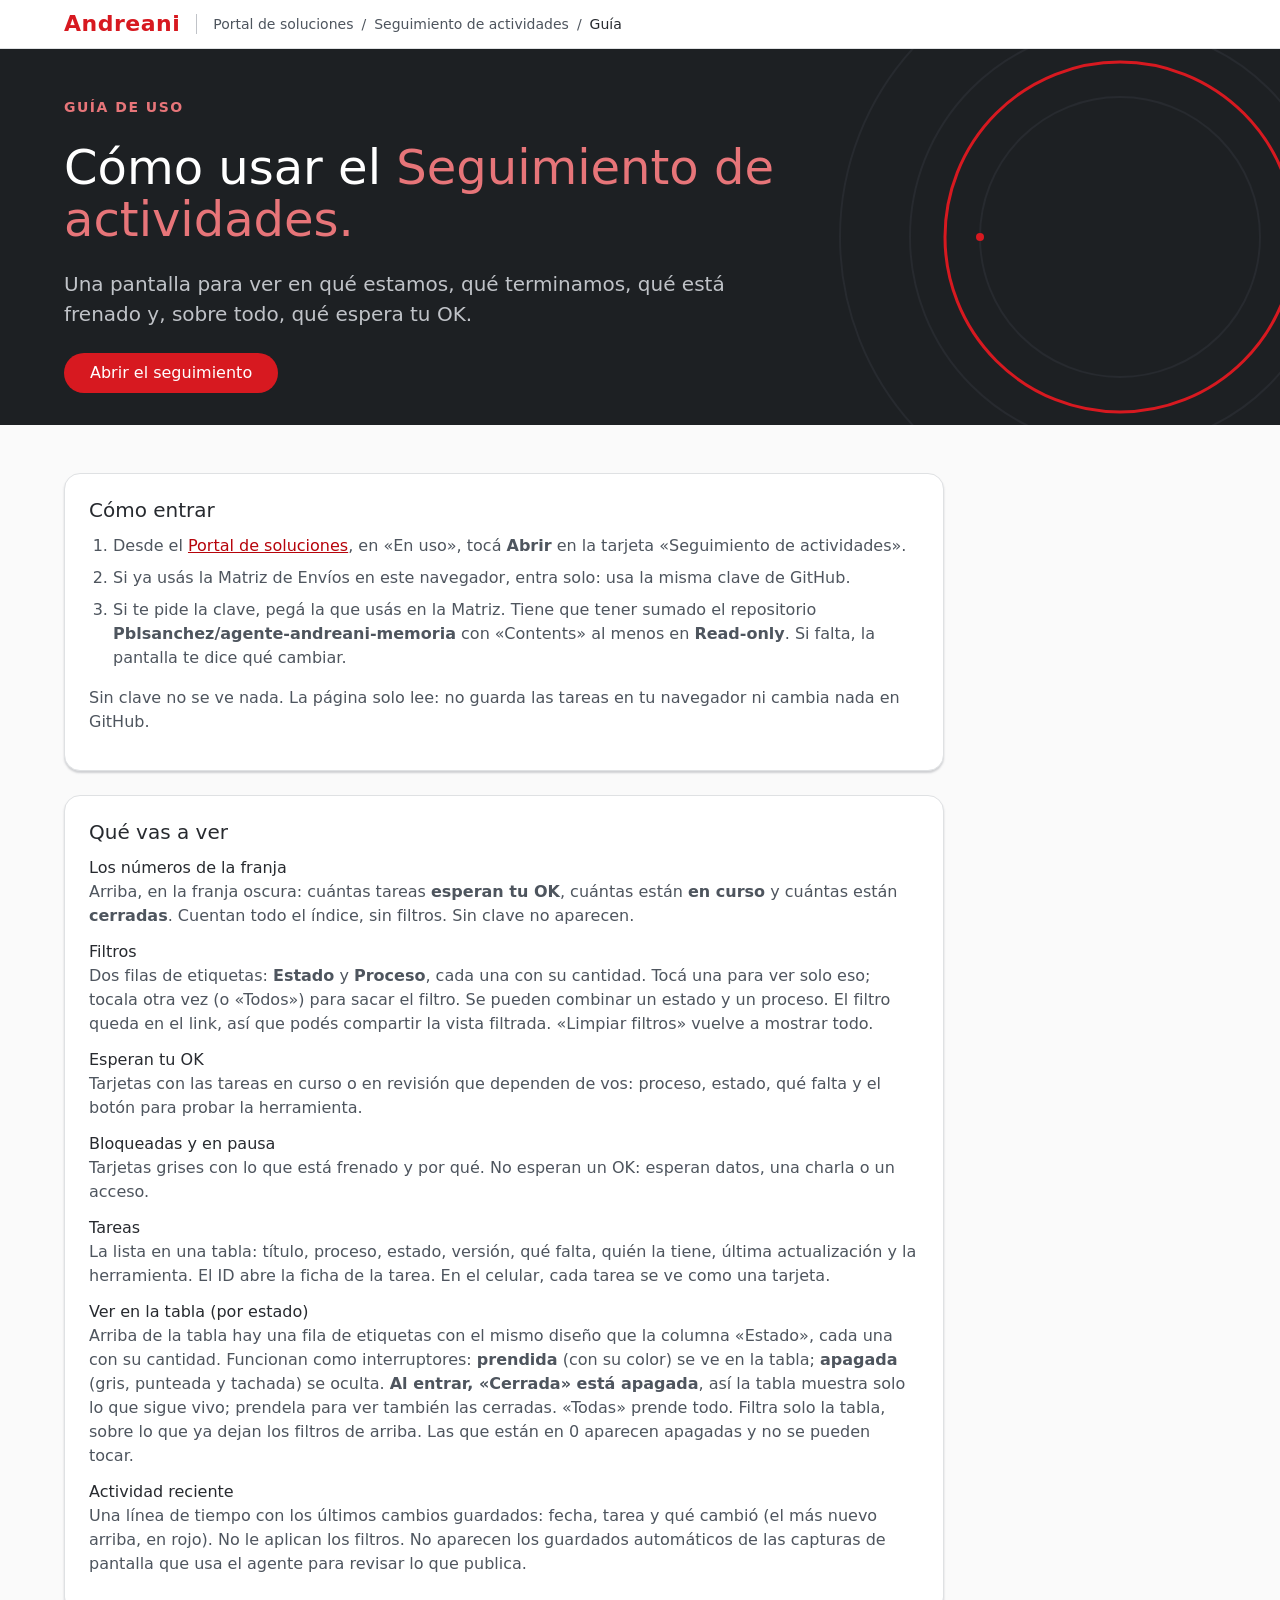
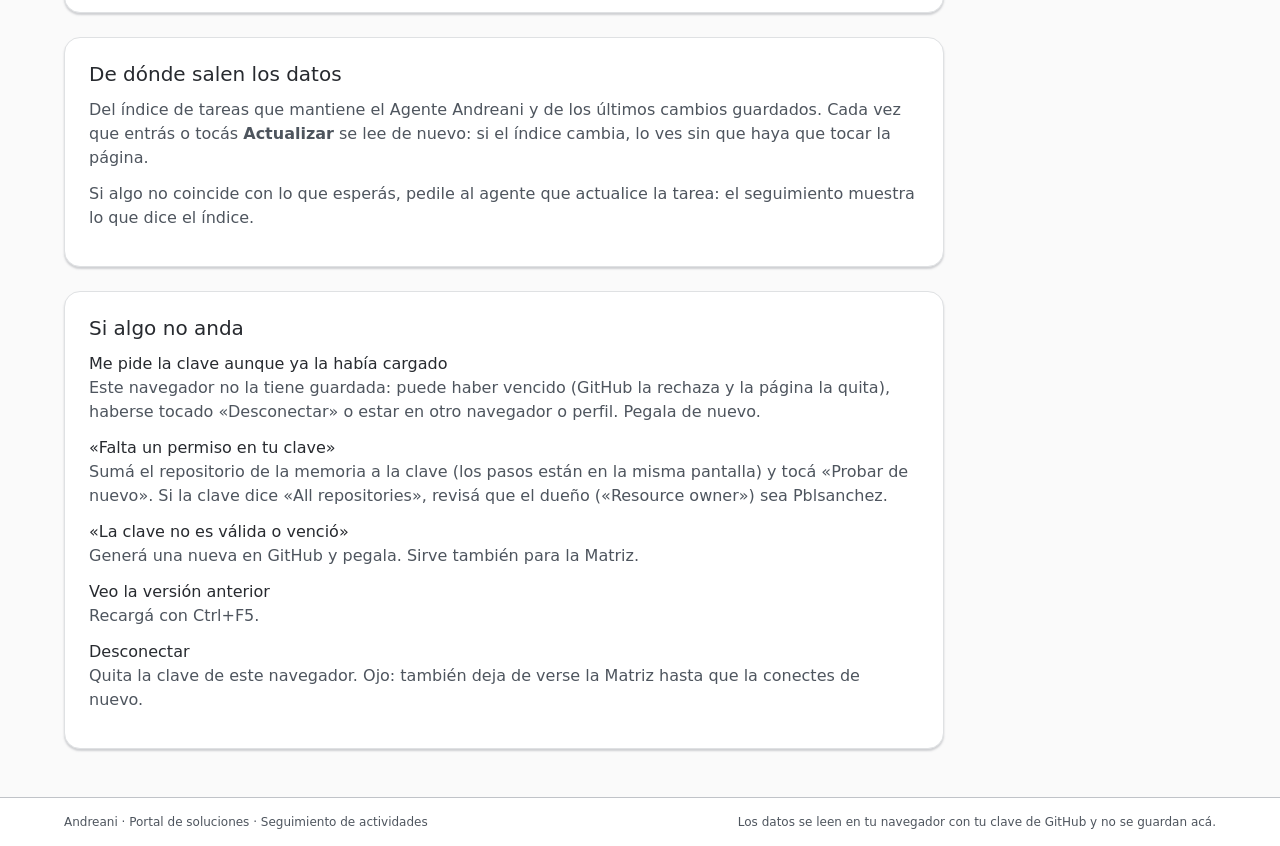
<file: seguimiento/guia.html>
<!DOCTYPE html>
<html lang="es-AR">
<head>
<meta charset="utf-8">
<meta name="viewport" content="width=device-width, initial-scale=1">
<title>Guía · Seguimiento de actividades · Portal de soluciones</title>
<link rel="icon" href="../favicon.svg" type="image/svg+xml">
<link rel="stylesheet" href="../portal.css?v=2.2">
<link rel="stylesheet" href="seguimiento.css?v=1.7">
<link rel="stylesheet" href="seg-e2.css?v=1.7">
</head>
<body>
<a class="skip-link" href="#guia-main">Saltar al contenido</a>

<header class="header">
  <div class="header-in">
    <a class="logo" href="../" aria-label="Andreani, ir al Portal de soluciones">Andreani</a>
    <span class="ruta"><a href="../">Portal de soluciones</a><span class="ruta__sep" aria-hidden="true">/</span><a href="./">Seguimiento de actividades</a><span class="ruta__sep" aria-hidden="true">/</span><strong>Guía</strong></span>
  </div>
</header>

<section class="hero hero--seg" aria-labelledby="guia-titulo">
  <svg class="hero-deco" viewBox="0 0 600 600" aria-hidden="true" focusable="false">
    <circle cx="300" cy="300" r="280"/><circle cx="300" cy="300" r="210"/><circle cx="300" cy="300" r="140"/>
    <circle class="r" cx="300" cy="300" r="175"/>
    <g class="g"><circle class="p" cx="300" cy="20" r="7"/><circle class="p" cx="510" cy="300" r="5"/><circle class="p" cx="160" cy="300" r="4"/></g>
  </svg>
  <div class="hero-in">
    <span class="eyebrow anim">Guía de uso</span>
    <h1 id="guia-titulo" class="anim">Cómo usar el <em>Seguimiento de actividades.</em></h1>
    <p class="hero-bajada anim">Una pantalla para ver en qué estamos, qué terminamos, qué está frenado y, sobre todo, qué espera tu OK.</p>
    <div class="hero-cta anim"><a class="btn btn-primary" href="./">Abrir el seguimiento</a></div>
  </div>
</section>

<main id="guia-main" class="principal guia" tabindex="-1">
  <section class="panel guia__bloque" aria-labelledby="g-entrar">
    <h2 class="titulo-seccion" id="g-entrar">Cómo entrar</h2>
    <ol class="pasos">
      <li>Desde el <a href="../">Portal de soluciones</a>, en «En uso», tocá <strong>Abrir</strong> en la tarjeta «Seguimiento de actividades».</li>
      <li>Si ya usás la Matriz de Envíos en este navegador, entra solo: usa la misma clave de GitHub.</li>
      <li>Si te pide la clave, pegá la que usás en la Matriz. Tiene que tener sumado el repositorio <strong>Pblsanchez/agente-andreani-memoria</strong> con «Contents» al menos en <strong>Read-only</strong>. Si falta, la pantalla te dice qué cambiar.</li>
    </ol>
    <p>Sin clave no se ve nada. La página solo lee: no guarda las tareas en tu navegador ni cambia nada en GitHub.</p>
  </section>

  <section class="panel guia__bloque" aria-labelledby="g-que">
    <h2 class="titulo-seccion" id="g-que">Qué vas a ver</h2>
    <dl class="guia__lista">
      <dt>Los números de la franja</dt><dd>Arriba, en la franja oscura: cuántas tareas <strong>esperan tu OK</strong>, cuántas están <strong>en curso</strong> y cuántas están <strong>cerradas</strong>. Cuentan todo el índice, sin filtros. Sin clave no aparecen.</dd>
      <dt>Filtros</dt><dd>Dos filas de etiquetas: <strong>Estado</strong> y <strong>Proceso</strong>, cada una con su cantidad. Tocá una para ver solo eso; tocala otra vez (o «Todos») para sacar el filtro. Se pueden combinar un estado y un proceso. El filtro queda en el link, así que podés compartir la vista filtrada. «Limpiar filtros» vuelve a mostrar todo.</dd>
      <dt>Esperan tu OK</dt><dd>Tarjetas con las tareas en curso o en revisión que dependen de vos: proceso, estado, qué falta y el botón para probar la herramienta.</dd>
      <dt>Bloqueadas y en pausa</dt><dd>Tarjetas grises con lo que está frenado y por qué. No esperan un OK: esperan datos, una charla o un acceso.</dd>
      <dt>Tareas</dt><dd>La lista en una tabla: título, proceso, estado, versión, qué falta, quién la tiene, última actualización y la herramienta. El ID abre la ficha de la tarea. En el celular, cada tarea se ve como una tarjeta.</dd>
      <dt>Ver en la tabla (por estado)</dt><dd>Arriba de la tabla hay una fila de etiquetas con el mismo diseño que la columna «Estado», cada una con su cantidad. Funcionan como interruptores: <strong>prendida</strong> (con su color) se ve en la tabla; <strong>apagada</strong> (gris, punteada y tachada) se oculta. <strong>Al entrar, «Cerrada» está apagada</strong>, así la tabla muestra solo lo que sigue vivo; prendela para ver también las cerradas. «Todas» prende todo. Filtra solo la tabla, sobre lo que ya dejan los filtros de arriba. Las que están en 0 aparecen apagadas y no se pueden tocar.</dd>
      <dt>Actividad reciente</dt><dd>Una línea de tiempo con los últimos cambios guardados: fecha, tarea y qué cambió (el más nuevo arriba, en rojo). No le aplican los filtros. No aparecen los guardados automáticos de las capturas de pantalla que usa el agente para revisar lo que publica.</dd>
    </dl>
  </section>

  <section class="panel guia__bloque" aria-labelledby="g-datos">
    <h2 class="titulo-seccion" id="g-datos">De dónde salen los datos</h2>
    <p>Del índice de tareas que mantiene el Agente Andreani y de los últimos cambios guardados. Cada vez que entrás o tocás <strong>Actualizar</strong> se lee de nuevo: si el índice cambia, lo ves sin que haya que tocar la página.</p>
    <p>Si algo no coincide con lo que esperás, pedile al agente que actualice la tarea: el seguimiento muestra lo que dice el índice.</p>
  </section>

  <section class="panel guia__bloque" aria-labelledby="g-problemas">
    <h2 class="titulo-seccion" id="g-problemas">Si algo no anda</h2>
    <dl class="guia__lista">
      <dt>Me pide la clave aunque ya la había cargado</dt><dd>Este navegador no la tiene guardada: puede haber vencido (GitHub la rechaza y la página la quita), haberse tocado «Desconectar» o estar en otro navegador o perfil. Pegala de nuevo.</dd>
      <dt>«Falta un permiso en tu clave»</dt><dd>Sumá el repositorio de la memoria a la clave (los pasos están en la misma pantalla) y tocá «Probar de nuevo». Si la clave dice «All repositories», revisá que el dueño («Resource owner») sea Pblsanchez.</dd>
      <dt>«La clave no es válida o venció»</dt><dd>Generá una nueva en GitHub y pegala. Sirve también para la Matriz.</dd>
      <dt>Veo la versión anterior</dt><dd>Recargá con Ctrl+F5.</dd>
      <dt>Desconectar</dt><dd>Quita la clave de este navegador. Ojo: también deja de verse la Matriz hasta que la conectes de nuevo.</dd>
    </dl>
  </section>
</main>

<footer class="footer">
  <div class="footer-in">
    <span>Andreani · Portal de soluciones · Seguimiento de actividades</span>
    <span>Los datos se leen en tu navegador con tu clave de GitHub y no se guardan acá.</span>
  </div>
</footer>
</body>
</html>
</file>
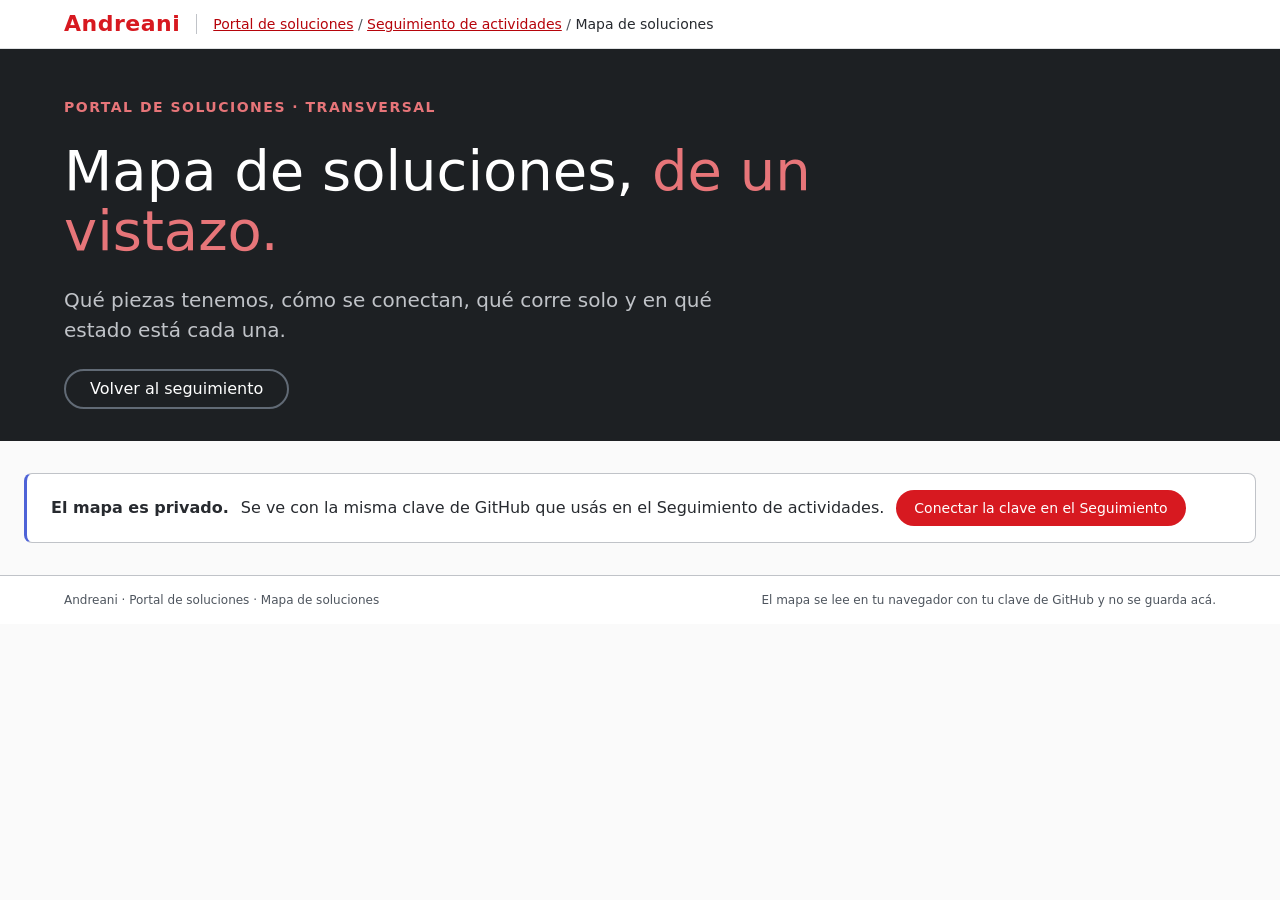
<file: seguimiento/mapa.html>
<!DOCTYPE html>
<html lang="es-AR">
<head>
<meta charset="utf-8">
<meta name="viewport" content="width=device-width, initial-scale=1">
<meta name="robots" content="noindex, nofollow">
<title>Mapa de soluciones · Portal de soluciones</title>
<link rel="icon" href="../favicon.svg" type="image/svg+xml">
<link rel="stylesheet" href="../portal.css?v=2.2">
<link rel="stylesheet" href="mapa.css?v=0.2.1">
<link rel="stylesheet" href="mapa-e2b.css?v=0.3">
</head>
<body>
<a class="skip-link" href="#mapa-main">Saltar al contenido</a>

<header class="header">
  <div class="header-in">
    <a class="logo" href="../" aria-label="Andreani, ir al Portal de soluciones">Andreani</a>
    <span class="ruta"><a href="../">Portal de soluciones</a> / <a href="./">Seguimiento de actividades</a> / <strong>Mapa de soluciones</strong></span>
  </div>
</header>

<section class="hero hero--mapa" aria-labelledby="mapa-titulo">
  <div class="hero-in">
    <span class="eyebrow">Portal de soluciones · Transversal</span>
    <h1 id="mapa-titulo">Mapa de soluciones, <em>de un vistazo.</em></h1>
    <p class="hero-bajada">Qué piezas tenemos, cómo se conectan, qué corre solo y en qué estado está cada una.</p>
    <div class="hero-cta"><a class="btn btn-secondary btn-claro" href="./">Volver al seguimiento</a></div>
    <div class="hero-meta" id="mapa-hero-meta" aria-label="Resumen del mapa" hidden></div>
  </div>
</section>

<main id="mapa-main" class="mapa-main" tabindex="-1">
  <p id="mapa-estado" class="mapa-aviso" role="status">Preparando el mapa…<noscript> Esta página necesita JavaScript.</noscript></p>
  <div id="mapa-cuerpo" hidden>
    <p class="mapa-leido" id="mapa-leido"></p>
    <div class="mapa-barra">
      <p class="mapa-ayuda">Pasá el mouse por una pieza o una flecha para resaltarla; tocá una pieza para ver su ficha (Esc la cierra).</p>
      <div class="mapa-leyenda" id="mapa-leyenda" aria-label="Leyenda"></div>
    </div>
    <div class="mapa-rec" id="mapa-rec" hidden></div>
    <div class="mapa-lienzo" id="mapa-lienzo"></div>
    <div class="mapa-lista" id="mapa-lista"></div>
  </div>
  <aside class="mapa-ficha" id="mapa-ficha" aria-labelledby="mapa-ficha-tit" hidden>
    <button type="button" class="btn btn-ghost btn--chico mapa-ficha-cerrar" id="mapa-ficha-cerrar" aria-label="Cerrar la ficha">✕</button>
    <div id="mapa-ficha-cuerpo"></div>
  </aside>
</main>

<footer class="footer">
  <div class="footer-in">
    <span>Andreani · Portal de soluciones · Mapa de soluciones</span>
    <span>El mapa se lee en tu navegador con tu clave de GitHub y no se guarda acá.</span>
  </div>
</footer>

<script src="seguimiento-gh.js?v=1.5"></script>
<script src="mapa-lib.js?v=0.2"></script>
<script src="mapa.js?v=0.3"></script>
</body>
</html>
</file>
<file: portal.css>
/* Portal de soluciones (T-016, D-076, D-077) · estilos. Separado de index.html en T-017 E3 (v2.2). */
/* Portal de lanzamiento (T-016) · Design System Cartesian + paleta D-045 · estética de la intro del ABM (T-007) */
:root {
  --c-red-50:#fbe8e9; --c-red-400:#e77579; --c-red-600:#d71920; --c-red-700:#b6040b; --c-red-800:#810f13;
  --c-gray-000:#ffffff; --c-gray-50:#fafafa; --c-gray-100:#dfe1e3; --c-gray-200:#c0c3c8; --c-gray-300:#a0a6ac;
  --c-gray-400:#818891; --c-gray-500:#616a75; --c-gray-600:#4e555e; --c-gray-700:#3a4046; --c-gray-800:#272a2f; --c-gray-900:#1d2023;
  --c-green-50:#ddf3ea; --c-green-900:#0c3224; --c-blue-50:#edeffb; --c-blue-600:#4e63d7; --c-blue-900:#1f2856;
  --c-orange-50:#fdefe9; --c-orange-600:#e86427; --c-orange-900:#5d2810;

  --c-color-bg: var(--c-gray-50);
  --c-color-surface: var(--c-gray-000);
  --c-color-surface-hover: var(--c-gray-50);
  --c-color-surface-neutral: var(--c-gray-100);
  --c-color-surface-primary-subtle: var(--c-red-50);
  --c-color-surface-info-subtle: var(--c-blue-50);
  --c-color-surface-success-subtle: var(--c-green-50);
  --c-color-surface-warning-subtle: var(--c-orange-50);
  --c-color-fill-primary: var(--c-red-600);
  --c-color-fill-primary-hover: var(--c-red-700);
  --c-color-fill-primary-pressed: var(--c-red-800);
  --c-color-fill-neutral: var(--c-gray-100);
  --c-color-text-strong: var(--c-gray-800);
  --c-color-text: var(--c-gray-600);
  --c-color-text-inverse: var(--c-gray-000);
  --c-color-text-primary: var(--c-red-700);
  --c-color-text-info-strong: var(--c-blue-900);
  --c-color-text-success-strong: var(--c-green-900);
  --c-color-text-warning-strong: var(--c-orange-900);
  --c-color-border-subtle: var(--c-gray-200);
  --c-color-border-strong: var(--c-gray-400);
  --c-color-border-primary: var(--c-red-600);
  --c-color-border-info: var(--c-blue-600);
  --c-color-border-warning: var(--c-orange-600);

  --c-border-width-subtle:1px; --c-border-width-regular:2px; --c-border-width-strong:3px;
  --c-border-radius-xsmall:4px; --c-border-radius-small:8px; --c-border-radius-medium:16px; --c-border-radius-xlarge:99px;
  --c-spacing-1:4px; --c-spacing-2:8px; --c-spacing-3:12px; --c-spacing-4:16px; --c-spacing-5:24px; --c-spacing-6:32px; --c-spacing-7:48px; --c-spacing-8:64px;
  --c-font-family-headline: Rubik, "Segoe UI", system-ui, sans-serif;
  --c-font-family-body: Roboto, "Segoe UI", system-ui, sans-serif;
  --shadow-bottom-regular: 0 2px 2px #4e555e40;
  --shadow-elevada: 0 8px 24px #1d202326;
  --shadow-focus-regular: 0 0 0 2px #ffffff, 0 0 0 4px #1d2023;
}

*, *::before, *::after { box-sizing: border-box; }
[hidden] { display: none !important; }
html { scroll-behavior: smooth; scroll-padding-top: 72px; }
html, body { margin: 0; }
body { background: var(--c-color-bg); color: var(--c-color-text); font-family: var(--c-font-family-body); font-size: 16px; line-height: 24px; }
h1, h2, h3, h4 { font-family: var(--c-font-family-headline); color: var(--c-color-text-strong); margin: 0; }
p { margin: 0; }
a { color: var(--c-color-text-primary); }
a:focus-visible, button:focus-visible, input:focus-visible, main:focus-visible { outline: 2px solid transparent; box-shadow: var(--shadow-focus-regular); }
.skip-link { position: absolute; left: var(--c-spacing-4); top: -100px; z-index: 20; background: var(--c-color-surface); color: var(--c-color-text-strong); padding: var(--c-spacing-2) var(--c-spacing-4); border-radius: var(--c-border-radius-small); }
.skip-link:focus { top: var(--c-spacing-2); }
.sr { position: absolute; width: 1px; height: 1px; overflow: hidden; clip: rect(0 0 0 0); white-space: nowrap; }

/* Header (igual que la demo del ABM) */
.header { position: sticky; top: 0; z-index: 10; background: var(--c-color-surface); border-bottom: var(--c-border-width-subtle) solid var(--c-color-surface-neutral); }
.header-in { max-width: 1200px; margin: 0 auto; display: flex; align-items: center; gap: var(--c-spacing-4); padding: var(--c-spacing-3) var(--c-spacing-5); }
.logo { font-family: var(--c-font-family-headline); font-weight: 700; font-size: 22px; color: var(--c-color-fill-primary); letter-spacing: .5px; text-decoration: none; border-radius: var(--c-border-radius-xsmall); }
.ruta { font-size: 14px; line-height: 20px; border-left: 1px solid var(--c-color-border-subtle); padding-left: var(--c-spacing-4); }
.ruta strong { color: var(--c-color-text-strong); font-weight: 500; }
.header nav { margin-left: auto; display: flex; gap: var(--c-spacing-1); }
.header nav a { font-size: 14px; line-height: 20px; color: var(--c-color-text-strong); text-decoration: none; padding: var(--c-spacing-2) var(--c-spacing-3); border-radius: var(--c-border-radius-xlarge); }
.header nav a:hover { background: var(--c-color-fill-neutral); }

/* Botones */
.btn { display: inline-flex; align-items: center; justify-content: center; gap: var(--c-spacing-2); min-height: 40px; padding: 0 var(--c-spacing-5); border-radius: var(--c-border-radius-xlarge); font-family: var(--c-font-family-body); font-size: 16px; line-height: 24px; font-weight: 500; text-decoration: none; cursor: pointer; border: var(--c-border-width-regular) solid transparent; transition: background-color .15s, color .15s, border-color .15s; white-space: nowrap; }
.btn svg { width: 18px; height: 18px; flex: none; }
.btn-primary { background: var(--c-color-fill-primary); color: var(--c-color-text-inverse); }
.btn-primary:hover { background: var(--c-color-fill-primary-hover); }
.btn-primary:active { background: var(--c-color-fill-primary-pressed); }
.btn-secondary { background: transparent; color: var(--c-color-text-primary); border-color: var(--c-color-fill-primary); }
.btn-secondary:hover { background: var(--c-color-surface-primary-subtle); color: var(--c-color-fill-primary-hover); border-color: var(--c-color-fill-primary-hover); }
.btn-ghost { background: transparent; color: var(--c-color-text-strong); }
.btn-ghost:hover { background: var(--c-color-fill-neutral); }
.btn-lg { min-height: 48px; padding: 0 var(--c-spacing-6); font-size: 18px; }
.btn-claro { color: var(--c-gray-000); border-color: var(--c-gray-500); }
.btn-claro:hover { background: var(--c-gray-800); color: var(--c-gray-000); border-color: var(--c-gray-300); }

/* Hero en grafito */
.hero { position: relative; overflow: hidden; background: var(--c-gray-900); color: var(--c-gray-200); }
.hero-in { position: relative; z-index: 1; max-width: 1200px; margin: 0 auto; padding: var(--c-spacing-8) var(--c-spacing-5) var(--c-spacing-7); display: grid; gap: var(--c-spacing-5); }
.eyebrow { font-size: 14px; line-height: 20px; font-weight: 700; letter-spacing: 1.5px; text-transform: uppercase; color: var(--c-color-text-primary); }
.hero .eyebrow, .dest-vis .eyebrow { color: var(--c-red-400); }
.hero h1 { font-size: 56px; line-height: 60px; font-weight: 500; color: var(--c-gray-000); max-width: 820px; }
.hero h1 em { font-style: normal; color: var(--c-red-400); }
.hero-bajada { font-size: 20px; line-height: 30px; max-width: 720px; }
.hero-cta { display: flex; flex-wrap: wrap; gap: var(--c-spacing-3); }
.hero-meta { display: flex; flex-wrap: wrap; gap: var(--c-spacing-6); font-size: 14px; line-height: 20px; margin-top: var(--c-spacing-3); padding-top: var(--c-spacing-5); border-top: 1px solid var(--c-gray-800); max-width: 720px; }
.hero-meta strong { display: block; font-family: var(--c-font-family-headline); font-size: 40px; line-height: 44px; color: var(--c-gray-000); font-weight: 500; }
.hero-deco { position: absolute; right: -140px; top: 50%; width: 600px; height: 600px; transform: translateY(-50%); pointer-events: none; }
.hero-deco circle { fill: none; stroke: var(--c-gray-800); stroke-width: 2; }
.hero-deco .r { stroke: var(--c-red-600); stroke-width: 3; stroke-dasharray: 1100; stroke-dashoffset: 1100; animation: trazo 2.4s .4s ease forwards; }
.hero-deco .g { transform-origin: 300px 300px; animation: girar 60s linear infinite; }
.hero-deco .p { fill: var(--c-red-600); stroke: none; }

/* Layout */
main { max-width: 1200px; margin: 0 auto; padding: var(--c-spacing-7) var(--c-spacing-5); display: grid; gap: var(--c-spacing-8); }
.sec-head { display: grid; gap: var(--c-spacing-2); margin-bottom: var(--c-spacing-5); }
.sec-head h2 { font-size: 32px; line-height: 36px; font-weight: 500; }
.sec-head p { font-size: 18px; line-height: 28px; max-width: 760px; }

/* Destacado */
.destacado { display: grid; grid-template-columns: 1.15fr 1fr; background: var(--c-color-surface); border-radius: var(--c-border-radius-medium); box-shadow: var(--shadow-elevada); overflow: hidden; border-top: var(--c-border-width-strong) solid var(--c-color-border-primary); }
.dest-txt { padding: var(--c-spacing-6); display: grid; gap: var(--c-spacing-4); align-content: center; }
.dest-txt h3 { font-size: 28px; line-height: 34px; font-weight: 500; }
.dest-txt ul { margin: 0; padding: 0; list-style: none; display: grid; gap: var(--c-spacing-2); font-size: 14px; line-height: 20px; color: var(--c-color-text-strong); }
.dest-txt li { display: flex; gap: var(--c-spacing-2); align-items: flex-start; }
.dest-txt li svg { width: 20px; height: 20px; flex: none; color: var(--c-color-fill-primary); }
.dest-acc { display: flex; flex-wrap: wrap; gap: var(--c-spacing-3); }
.dest-vis { background: var(--c-gray-900); padding: var(--c-spacing-6); display: grid; gap: var(--c-spacing-4); align-content: center; }
.mock { background: var(--c-gray-000); color: var(--c-color-text); border-radius: var(--c-border-radius-medium); padding: var(--c-spacing-4); display: grid; gap: var(--c-spacing-3); box-shadow: var(--shadow-elevada); }
.mock-pasos { display: grid; grid-template-columns: repeat(4, 1fr); position: relative; }
.mock-pasos::before { content: ""; position: absolute; left: 12%; right: 12%; top: 15px; height: 3px; background: var(--c-color-surface-neutral); }
.mock-pasos .linea { position: absolute; left: 12%; top: 15px; height: 3px; width: 0; background: var(--c-color-fill-primary); }
.vis.on .mock-pasos .linea { animation: linea76 1.8s .3s ease forwards; }
.mock-pasos span { position: relative; z-index: 1; display: grid; justify-items: center; gap: var(--c-spacing-1); font-size: 12px; line-height: 16px; color: var(--c-color-text-strong); text-align: center; }
.mock-pasos b { width: 32px; height: 32px; border-radius: 99px; display: inline-flex; align-items: center; justify-content: center; background: var(--c-gray-000); border: 3px solid var(--c-color-border-primary); color: var(--c-color-text-primary); font-family: var(--c-font-family-headline); }
.vis.on .mock-pasos b { animation: llenar .4s ease forwards; }
.vis.on .mock-pasos span:nth-child(2) b { animation-delay: .3s; } .vis.on .mock-pasos span:nth-child(3) b { animation-delay: .8s; }
.vis.on .mock-pasos span:nth-child(4) b { animation-delay: 1.3s; } .vis.on .mock-pasos span:nth-child(5) b { animation-delay: 1.8s; }
.mock-aviso { display: flex; gap: var(--c-spacing-2); align-items: center; flex-wrap: wrap; background: var(--c-color-surface-warning-subtle); color: var(--c-color-text-warning-strong); border-left: 3px solid var(--c-color-border-warning); border-radius: var(--c-border-radius-small); padding: var(--c-spacing-2) var(--c-spacing-3); font-size: 13px; line-height: 18px; }
.mock-aviso .mini { margin-left: auto; font-weight: 500; font-size: 12px; border: 2px solid var(--c-orange-900); border-radius: 99px; padding: 0 var(--c-spacing-3); }
.mock-fila { display: flex; justify-content: space-between; gap: var(--c-spacing-2); font-size: 13px; line-height: 18px; border-top: 1px solid var(--c-color-surface-neutral); padding-top: var(--c-spacing-2); }
.mock-fila b { color: var(--c-color-text-strong); font-weight: 500; text-align: right; }
.vis .mock-aviso { opacity: 0; }
.vis.on .mock-aviso { animation: subir .5s 2.1s ease both; }

/* Buscador y filtros */
.toolbar { display: flex; flex-wrap: wrap; gap: var(--c-spacing-3); align-items: center; margin-bottom: var(--c-spacing-5); }
.buscar { position: relative; flex: 1 1 280px; max-width: 420px; }
.buscar svg { position: absolute; left: 14px; top: 12px; width: 20px; height: 20px; color: var(--c-color-text); pointer-events: none; }
.buscar input { width: 100%; height: 44px; border: 1px solid var(--c-color-border-strong); border-radius: var(--c-border-radius-xlarge); padding: 0 48px 0 44px; font: inherit; color: var(--c-color-text-strong); background: var(--c-color-surface); }
.buscar input:hover { border-color: var(--c-gray-600); }
.buscar kbd { position: absolute; right: 12px; top: 10px; font: 12px/20px var(--c-font-family-body); border: 1px solid var(--c-color-border-subtle); border-radius: 6px; padding: 0 6px; color: var(--c-color-text); background: var(--c-color-surface-hover); }
.chips { display: flex; flex-wrap: wrap; gap: var(--c-spacing-2); }
.chip { height: 40px; padding: 0 var(--c-spacing-4); border-radius: var(--c-border-radius-xlarge); border: 1px solid var(--c-color-border-subtle); background: var(--c-color-surface); color: var(--c-color-text-strong); font: 500 14px/20px var(--c-font-family-body); cursor: pointer; display: inline-flex; align-items: center; gap: var(--c-spacing-2); }
.chip:hover { border-color: var(--c-color-border-strong); }
.chip[aria-pressed="true"] { background: var(--c-gray-800); color: var(--c-gray-000); border-color: var(--c-gray-800); }
.chip .n { font-size: 12px; min-width: 22px; height: 22px; border-radius: 99px; display: inline-flex; align-items: center; justify-content: center; background: var(--c-color-surface-neutral); color: var(--c-color-text-strong); padding: 0 6px; }
.chip[aria-pressed="true"] .n { background: var(--c-gray-600); color: var(--c-gray-000); }

/* Grupos y tarjetas */
.grupo { display: grid; gap: var(--c-spacing-4); margin-bottom: var(--c-spacing-6); }
.grupo-head { display: flex; gap: var(--c-spacing-3); align-items: center; background: var(--c-color-surface-primary-subtle); border-left: var(--c-border-width-strong) solid var(--c-color-border-primary); border-radius: var(--c-border-radius-medium); padding: var(--c-spacing-3) var(--c-spacing-4); }
.grupo-num { width: 36px; height: 36px; flex: none; border-radius: 99px; background: var(--c-color-fill-primary); color: var(--c-color-text-inverse); display: inline-flex; align-items: center; justify-content: center; font-family: var(--c-font-family-headline); font-weight: 700; font-size: 18px; }
.grupo-head h3 { font-size: 20px; line-height: 24px; font-weight: 500; }
.grupo-head p { font-size: 14px; line-height: 20px; color: var(--c-color-text-strong); }
.grilla { list-style: none; margin: 0; padding: 0; display: grid; grid-template-columns: repeat(3, 1fr); gap: var(--c-spacing-4); }
.tarjeta { height: 100%; background: var(--c-color-surface); border-radius: var(--c-border-radius-medium); box-shadow: var(--shadow-bottom-regular); padding: var(--c-spacing-5); display: grid; grid-template-rows: auto auto 1fr auto auto; gap: var(--c-spacing-3); border-top: var(--c-border-width-strong) solid var(--c-color-border-primary); transition: transform .2s, box-shadow .2s; }
.tarjeta:hover { transform: translateY(-3px); box-shadow: var(--shadow-elevada); }
.tarjeta.gris { border-top-color: var(--c-gray-500); }
.t-top { display: flex; align-items: flex-start; gap: var(--c-spacing-3); }
.ic { width: 48px; height: 48px; flex: none; border-radius: 99px; background: var(--c-color-surface-primary-subtle); color: var(--c-color-text-primary); display: inline-flex; align-items: center; justify-content: center; }
.ic svg { width: 26px; height: 26px; }
.tarjeta.gris .ic { background: var(--c-color-surface-neutral); color: var(--c-color-text-strong); }
.tarjeta h4 { font-size: 18px; line-height: 22px; font-weight: 500; }
.badges { display: flex; flex-wrap: wrap; gap: var(--c-spacing-1); margin-top: var(--c-spacing-1); }
.badge { display: inline-flex; align-items: center; gap: var(--c-spacing-1); padding: 2px var(--c-spacing-2); border-radius: 99px; font-size: 12px; line-height: 16px; font-weight: 500; }
.badge svg { width: 14px; height: 14px; }
.b-beta { background: var(--c-color-surface-warning-subtle); color: var(--c-color-text-warning-strong); }
.b-proto { background: var(--c-color-surface-primary-subtle); color: var(--c-color-text-primary); }
.b-ok { background: var(--c-color-surface-success-subtle); color: var(--c-color-text-success-strong); }
.b-repo { background: var(--c-color-surface-neutral); color: var(--c-color-text-strong); }
.b-nuevo { background: var(--c-color-fill-primary); color: var(--c-color-text-inverse); }
.tarjeta .desc { font-size: 14px; line-height: 20px; }
.t-proc { display: block; font-size: 12px; line-height: 16px; font-weight: 700; letter-spacing: 1px; text-transform: uppercase; color: var(--c-color-text-primary); margin-bottom: 2px; }
.tarjeta.gris .t-proc { color: var(--c-color-text); }
.chips.procs { flex-basis: 100%; }
.chips.procs .chip { height: 36px; }
.tarjeta .para { font-size: 13px; line-height: 18px; color: var(--c-color-text-strong); background: var(--c-color-surface-hover); border: 1px solid var(--c-color-surface-neutral); border-radius: var(--c-border-radius-small); padding: var(--c-spacing-2) var(--c-spacing-3); }
.tarjeta .para b { color: var(--c-color-text-primary); font-weight: 500; }
.t-meta { font-size: 12px; line-height: 16px; }
.t-acc { display: flex; flex-wrap: wrap; gap: var(--c-spacing-2); }
.vacio { background: var(--c-color-surface); border: 2px dashed var(--c-color-border-subtle); border-radius: var(--c-border-radius-medium); padding: var(--c-spacing-6); text-align: center; display: grid; gap: var(--c-spacing-2); justify-items: center; }
.vacio h3 { font-size: 18px; line-height: 22px; font-weight: 500; }

/* Novedades */
.novedades { display: grid; grid-template-columns: 1fr 1fr; gap: var(--c-spacing-6); align-items: start; }
.timeline { list-style: none; margin: 0; padding: 0 0 0 var(--c-spacing-5); position: relative; display: grid; gap: var(--c-spacing-4); }
.timeline::before { content: ""; position: absolute; left: 7px; top: 8px; bottom: 8px; width: 2px; background: var(--c-color-surface-neutral); }
.timeline li { position: relative; display: grid; gap: 2px; }
.timeline li::before { content: ""; position: absolute; left: -23px; top: 2px; width: 12px; height: 12px; border-radius: 99px; background: var(--c-gray-000); border: 3px solid var(--c-color-border-primary); }
.timeline li:first-child::before { background: var(--c-color-fill-primary); }
.timeline time { font-size: 12px; line-height: 16px; font-weight: 700; letter-spacing: 1px; color: var(--c-color-text-primary); }
.timeline b { font-family: var(--c-font-family-headline); font-weight: 500; color: var(--c-color-text-strong); }
.timeline span { font-size: 14px; line-height: 20px; }
.lado { display: grid; gap: var(--c-spacing-4); }
.alert { display: flex; gap: var(--c-spacing-3); align-items: flex-start; background: var(--c-color-surface-info-subtle); border: 1px solid var(--c-color-border-info); border-left-width: 3px; border-radius: var(--c-border-radius-small); padding: var(--c-spacing-4); color: var(--c-color-text-info-strong); font-size: 14px; line-height: 20px; }
.alert svg { flex: none; width: 20px; height: 20px; }
.contacto { background: var(--c-gray-900); color: var(--c-gray-200); border-radius: var(--c-border-radius-medium); padding: var(--c-spacing-5); display: grid; gap: var(--c-spacing-3); }
.contacto h3 { color: var(--c-gray-000); font-size: 20px; line-height: 24px; font-weight: 500; }
.contacto p { font-size: 14px; line-height: 20px; }

/* Footer */
.footer { border-top: 1px solid var(--c-color-border-subtle); background: var(--c-color-surface); }
.footer-in { max-width: 1200px; margin: 0 auto; padding: var(--c-spacing-4) var(--c-spacing-5); display: flex; justify-content: space-between; flex-wrap: wrap; gap: var(--c-spacing-2); font-size: 12px; line-height: 16px; }

/* Animaciones */
.js .rev { opacity: 0; }
.rev.on { animation: subir .6s ease both; }
.hero .anim { animation: subir .7s ease both; }
.hero .anim:nth-child(2) { animation-delay: .05s; } .hero .anim:nth-child(3) { animation-delay: .2s; }
.hero .anim:nth-child(4) { animation-delay: .35s; } .hero .anim:nth-child(5) { animation-delay: .5s; } .hero .anim:nth-child(6) { animation-delay: .65s; }
@keyframes subir { from { opacity: 0; transform: translateY(24px); } to { opacity: 1; transform: none; } }
@keyframes trazo { to { stroke-dashoffset: 0; } }
@keyframes girar { to { transform: rotate(360deg); } }
@keyframes linea76 { to { width: 76%; } }
@keyframes llenar { to { background: var(--c-red-600); color: #fff; } }

/* Responsive */
@media (max-width: 1023px) {
  .hero h1 { font-size: 36px; line-height: 40px; }
  .hero-deco { opacity: .35; right: -260px; }
  .destacado, .novedades { grid-template-columns: 1fr; }
  .grilla { grid-template-columns: 1fr 1fr; }
  .header nav { display: none; }
}
@media (max-width: 599px) {
  .hero-in, main { padding-left: var(--c-spacing-4); padding-right: var(--c-spacing-4); }
  .ruta { display: none; }
  .grilla { grid-template-columns: 1fr; }
  .sec-head h2 { font-size: 24px; line-height: 28px; }
  .btn { min-height: 48px; }
  .dest-txt, .dest-vis { padding: var(--c-spacing-5); }
}
@media (prefers-reduced-motion: reduce) {
  html { scroll-behavior: auto; }
  *, *::before, *::after { animation: none !important; transition: none !important; }
  .js .rev, .vis .mock-aviso { opacity: 1; }
  .hero-deco .r { stroke-dashoffset: 0; }
  .mock-pasos .linea { width: 76%; }
  .mock-pasos b { background: var(--c-red-600); color: #fff; }
}
</file>
<file: catalogo.css>
/* Portal · grupos del catálogo colapsables (T-022). Se carga después de portal.css, solo en la portada. */
.grupo.acc { display: block; margin-bottom: var(--c-spacing-3); }
.acc-h { margin: 0; font: inherit; }
.acc-btn { width: 100%; display: grid; grid-template-columns: auto minmax(0, 1fr) auto auto; align-items: center; gap: var(--c-spacing-4); text-align: left; font: inherit; color: inherit; cursor: pointer; background: var(--c-color-surface); border: 1px solid var(--c-color-surface-neutral); border-left: var(--c-border-width-strong) solid var(--c-color-border-primary); border-radius: var(--c-border-radius-medium); padding: var(--c-spacing-4) var(--c-spacing-5); box-shadow: var(--shadow-bottom-regular); transition: background-color .2s, box-shadow .2s; }
.acc-btn:hover { background: var(--c-color-surface-primary-subtle); box-shadow: var(--shadow-elevada); }
.acc-btn:focus-visible { outline: 2px solid transparent; box-shadow: var(--shadow-focus-regular); }
.acc.abierto .acc-btn { background: var(--c-color-surface-primary-subtle); }
.acc-tit { display: grid; gap: 2px; min-width: 0; }
.acc-nom { display: flex; align-items: center; gap: var(--c-spacing-2); font-family: var(--c-font-family-headline); font-size: 20px; line-height: 24px; font-weight: 500; color: var(--c-color-text-strong); }
.acc-n { display: inline-flex; align-items: center; justify-content: center; min-width: 24px; height: 24px; padding: 0 var(--c-spacing-2); border-radius: 99px; background: var(--c-gray-800); color: var(--c-gray-000); font: 500 12px/16px var(--c-font-family-body); }
.acc-desc { font-size: 14px; line-height: 20px; color: var(--c-color-text-strong); }
.acc-prev { display: flex; flex-wrap: wrap; justify-content: flex-end; gap: 6px; max-width: 560px; transition: opacity .25s; }
.acc-prev span { display: inline-flex; align-items: center; gap: 4px; padding: 2px 10px 2px 4px; border-radius: 99px; border: 1px solid var(--c-color-surface-neutral); background: var(--c-color-surface); font-size: 12px; line-height: 16px; color: var(--c-color-text-strong); white-space: nowrap; }
.acc-prev svg { width: 16px; height: 16px; color: var(--c-color-text-primary); }
.acc.abierto .acc-prev { opacity: 0; }
.acc-chev { width: 36px; height: 36px; border-radius: 99px; display: inline-flex; align-items: center; justify-content: center; background: var(--c-color-surface-neutral); color: var(--c-color-text-strong); transition: transform .3s ease, background-color .2s, color .2s; }
.acc-chev svg { width: 24px; height: 24px; }
.acc.abierto .acc-chev { transform: rotate(180deg); background: var(--c-color-fill-primary); color: var(--c-color-text-inverse); }

/* Panel: se despliega con la altura (grid 0fr → 1fr); cerrado no se puede tabular */
.acc-panel { display: grid; grid-template-rows: 0fr; visibility: hidden; transition: grid-template-rows .4s ease, visibility 0s linear .4s; }
.acc.abierto .acc-panel { grid-template-rows: 1fr; visibility: visible; transition: grid-template-rows .4s ease, visibility 0s; }
.acc-in { min-height: 0; overflow: hidden; }
.acc-in .grilla { padding: var(--c-spacing-4) 2px var(--c-spacing-3); }
.acc.abierto .grilla > li { animation: subir .5s ease both; }
.acc.abierto .grilla > li:nth-child(2) { animation-delay: .08s; }
.acc.abierto .grilla > li:nth-child(3) { animation-delay: .16s; }
.acc.abierto .grilla > li:nth-child(4) { animation-delay: .24s; }
.acc.abierto .grilla > li:nth-child(n+5) { animation-delay: .32s; }

/* «En pausa» en gris */
.acc[data-g="archivo"] .acc-btn { border-left-color: var(--c-gray-500); }
.acc[data-g="archivo"] .grupo-num { background: var(--c-gray-600); }
.acc[data-g="archivo"] .acc-prev svg { color: var(--c-color-text); }
.acc[data-g="archivo"].abierto .acc-btn { background: var(--c-color-surface-hover); }
.acc[data-g="archivo"].abierto .acc-chev { background: var(--c-gray-700); }

@media (max-width: 1023px) {
  .acc-btn { grid-template-columns: auto minmax(0, 1fr) auto; }
  .acc-chev { grid-column: 3; grid-row: 1; }
  .acc-prev { grid-column: 2 / -1; grid-row: 2; justify-content: flex-start; max-width: none; }
  .acc.abierto .acc-prev { display: none; }
}
@media (max-width: 599px) {
  .acc-btn { gap: var(--c-spacing-3); padding: var(--c-spacing-3) var(--c-spacing-4); }
  .acc-nom { font-size: 18px; line-height: 22px; }
  .acc-prev { grid-column: 1 / -1; }
}
@media (prefers-reduced-motion: reduce) {
  .acc-panel, .acc.abierto .acc-panel { transition: none; }
}
</file>
<file: matriz-envios/estilos.css>
/* ===== Design System Cartesian (Andreani) — tokens ===== */
:root {
  --c-red-50: #fbe8e9; --c-red-600: #d71920; --c-red-700: #b6040b; --c-red-800: #810f13; --c-red-900: #560a0d;
  --c-orange-50: #fdefe9; --c-orange-600: #e86427; --c-orange-900: #5d2810;
  --c-yellow-50: #fff9ed; --c-yellow-900: #684d18;
  --c-green-50: #ddf3ea; --c-green-600: #1f7e5a; --c-green-900: #0c3224;
  --c-blue-50: #edeffb; --c-blue-600: #4e63d7; --c-blue-700: #3e4fac; --c-blue-900: #1f2856;
  --c-gray-000: #ffffff; --c-gray-50: #fafafa; --c-gray-100: #dfe1e3; --c-gray-200: #c0c3c8; --c-gray-300: #a0a6ac;
  --c-gray-400: #818891; --c-gray-500: #616a75; --c-gray-600: #4e555e; --c-gray-700: #3a4046; --c-gray-800: #272a2f; --c-gray-900: #1d2023;

  --c-color-bg: var(--c-gray-50);
  --c-color-bg-backdrop: #1d2023b2;
  --c-color-surface: var(--c-gray-000);
  --c-color-surface-hover: var(--c-gray-50);
  --c-color-surface-neutral: var(--c-gray-100);
  --c-color-surface-neutral-strong: var(--c-gray-500);
  --c-color-surface-primary: var(--c-red-600);
  --c-color-surface-info: var(--c-blue-600);
  --c-color-surface-info-subtle: var(--c-blue-50);
  --c-color-surface-success: var(--c-green-600);
  --c-color-surface-success-subtle: var(--c-green-50);
  --c-color-surface-caution-subtle: var(--c-yellow-50);
  --c-color-surface-warning: var(--c-orange-600);
  --c-color-surface-warning-subtle: var(--c-orange-50);
  --c-color-surface-error-subtle: var(--c-red-50);

  --c-color-fill-primary: var(--c-red-600);
  --c-color-fill-primary-hover: var(--c-red-700);
  --c-color-fill-primary-pressed: var(--c-red-800);
  --c-color-fill-primary-subtle: var(--c-red-50);
  --c-color-fill-neutral: var(--c-gray-100);
  --c-color-fill-neutral-hover: var(--c-gray-300);
  /* Locales (D-045, v1.8.5): neutros fuertes para barras y bloques oscuros; el DS no los define */
  --c-color-fill-neutral-strong: var(--c-gray-500);
  --c-color-fill-neutral-strong-hover: var(--c-gray-700);
  --c-color-fill-neutral-dark: var(--c-gray-800);
  --c-color-focus: var(--c-gray-900);
  --c-color-fill-info: var(--c-blue-600);
  --c-color-fill-info-hover: var(--c-blue-700);
  --c-color-fill-success: var(--c-green-600);
  --c-color-fill-transparent-hover: var(--c-gray-50);

  --c-color-text-strong: var(--c-gray-800);
  --c-color-text: var(--c-gray-600);
  --c-color-text-hover: var(--c-gray-700);
  --c-color-text-inverse: var(--c-gray-000);
  --c-color-text-primary: var(--c-red-600);
  --c-color-text-info-strong: var(--c-blue-900);
  --c-color-text-success: var(--c-green-600);
  --c-color-text-success-strong: var(--c-green-900);
  --c-color-text-caution-strong: var(--c-orange-900);
  --c-color-text-warning-strong: var(--c-yellow-900);
  --c-color-text-error: var(--c-red-600);
  --c-color-text-error-strong: var(--c-red-900);

  --c-color-border: var(--c-gray-600);
  --c-color-border-strong: var(--c-gray-400);
  --c-color-border-subtle: var(--c-gray-200);
  --c-color-border-primary: var(--c-red-600);
  --c-color-border-info: var(--c-blue-600);
  --c-color-border-success: var(--c-green-600);
  --c-color-border-warning: var(--c-orange-600);
  --c-color-border-error: var(--c-red-600);

  --c-border-width-subtle: 1px; --c-border-width-regular: 2px; --c-border-width-strong: 3px;
  --c-border-radius-xsmall: 4px; --c-border-radius-small: 8px; --c-border-radius-medium: 16px; --c-border-radius-large: 24px; --c-border-radius-xlarge: 99px;
  --c-spacing-0: 0; --c-spacing-1: 4px; --c-spacing-2: 8px; --c-spacing-3: 12px; --c-spacing-4: 16px; --c-spacing-5: 24px; --c-spacing-6: 32px; --c-spacing-7: 48px; --c-spacing-8: 64px;

  --c-font-family-headline: "Rubik", system-ui, -apple-system, "Segoe UI", sans-serif;
  --c-font-family-title: "Rubik", system-ui, -apple-system, "Segoe UI", sans-serif;
  --c-font-family-body: "Roboto", system-ui, -apple-system, "Segoe UI", sans-serif;
  --c-font-family-label: "Roboto", system-ui, -apple-system, "Segoe UI", sans-serif;
  --c-font-family-caption: "Roboto", system-ui, -apple-system, "Segoe UI", sans-serif;
  --c-font-family-overline: "Roboto", system-ui, -apple-system, "Segoe UI", sans-serif;
  --c-font-weight-regular: 400; --c-font-weight-medium: 500; --c-font-weight-bold: 700;

  --c-shadow-bottom-subtle: 0 1px 2px #4e555e40;
  --c-shadow-bottom-regular: 0 2px 2px #4e555e40;
  /* PROVISORIO: el Design System no define el valor de shadow-focus-regular. Anillo doble R11 (D-045) */
  --c-shadow-focus-regular: 0 0 0 2px var(--c-gray-000), 0 0 0 4px var(--c-gray-900);

  /* Series de gráficos: rojo de marca + grises (D-045, R8). Todas >= 3:1 contra blanco */
  --serie-1: var(--c-red-600);
  --serie-2: var(--c-gray-800);
  --serie-3: var(--c-gray-500);
  --serie-4: var(--c-gray-400);
  --serie-5: var(--c-red-800);
  --footer-height: 48px;
}

/* ===== Base ===== */
*, *::before, *::after { box-sizing: border-box; }
html, body { margin: 0; padding: 0; }
body {
  background: var(--c-color-bg); color: var(--c-color-text);
  font-family: var(--c-font-family-body); font-size: 16px; line-height: 24px; font-weight: var(--c-font-weight-regular);
  min-height: 100vh; padding-bottom: calc(var(--footer-height) + var(--c-spacing-5));
}
button, input, select { font: inherit; color: inherit; }
:focus-visible { outline: 2px solid transparent; box-shadow: var(--c-shadow-focus-regular); }
.sr-only { position: absolute; width: 1px; height: 1px; padding: 0; margin: -1px; overflow: hidden; clip: rect(0 0 0 0); white-space: nowrap; border: 0; }
.skip-link { position: absolute; left: var(--c-spacing-4); top: -100px; z-index: 50; background: var(--c-color-surface); color: var(--c-color-text-strong); padding: var(--c-spacing-2) var(--c-spacing-4); border-radius: var(--c-border-radius-small); }
.skip-link:focus { top: var(--c-spacing-2); }
.num { font-variant-numeric: tabular-nums; }

/* ===== Header ===== */
.header { background: var(--c-color-surface); border-bottom: var(--c-border-width-strong) solid var(--c-color-surface-primary); box-shadow: var(--c-shadow-bottom-subtle); position: sticky; top: 0; z-index: 20; }
.header__inner { max-width: 1360px; margin: 0 auto; padding: var(--c-spacing-3) var(--c-spacing-5); display: flex; align-items: center; gap: var(--c-spacing-4); flex-wrap: wrap; }
.brand { font-family: var(--c-font-family-headline); font-size: 24px; line-height: 28px; font-weight: var(--c-font-weight-bold); color: var(--c-color-text-primary); text-decoration: none; border-radius: var(--c-border-radius-xsmall); }
.header__divider { width: 1px; height: 24px; background: var(--c-color-border-subtle); }
.header__title { font-family: var(--c-font-family-title); font-size: 16px; line-height: 24px; font-weight: var(--c-font-weight-medium); color: var(--c-color-text-strong); margin: 0; }
.header__actions { margin-left: auto; display: flex; gap: var(--c-spacing-2); flex-wrap: wrap; align-items: center; }

/* ===== Layout ===== */
main { max-width: 1360px; margin: 0 auto; padding: var(--c-spacing-5); }
h1 { font-family: var(--c-font-family-headline); font-size: 32px; line-height: 36px; font-weight: var(--c-font-weight-bold); color: var(--c-color-text-strong); margin: 0; }
h2 { font-family: var(--c-font-family-headline); font-size: 20px; line-height: 24px; font-weight: var(--c-font-weight-medium); color: var(--c-color-text-strong); margin: 0; }
h3 { font-family: var(--c-font-family-title); font-size: 16px; line-height: 24px; font-weight: var(--c-font-weight-medium); color: var(--c-color-text-strong); margin: 0; }
.page-head { display: flex; flex-wrap: wrap; gap: var(--c-spacing-3); align-items: flex-end; justify-content: space-between; margin-bottom: var(--c-spacing-4); }
.page-head p { margin: var(--c-spacing-1) 0 0; font-size: 14px; line-height: 20px; }
section { margin-top: var(--c-spacing-5); }
.panel { background: var(--c-color-surface); border: 1px solid var(--c-color-border-subtle); border-radius: var(--c-border-radius-medium); padding: var(--c-spacing-5); box-shadow: var(--c-shadow-bottom-subtle); }
.panel__head { display: flex; align-items: center; justify-content: space-between; gap: var(--c-spacing-3); flex-wrap: wrap; margin-bottom: var(--c-spacing-4); }
.panel__sub { font-size: 14px; line-height: 20px; margin: var(--c-spacing-1) 0 0; }
.grid-2 { display: grid; gap: var(--c-spacing-4); grid-template-columns: repeat(2, minmax(0, 1fr)); }
.grid-3-1 { display: grid; gap: var(--c-spacing-4); grid-template-columns: minmax(0, 2fr) minmax(0, 1fr); }

/* ===== Botones (pill) ===== */
.btn { display: inline-flex; align-items: center; justify-content: center; gap: var(--c-spacing-2); min-height: 40px; padding: 0 var(--c-spacing-5); border-radius: var(--c-border-radius-xlarge); font-family: var(--c-font-family-label); font-size: 16px; line-height: 24px; font-weight: var(--c-font-weight-medium); cursor: pointer; border: var(--c-border-width-regular) solid transparent; text-decoration: none; white-space: nowrap; transition: background-color .15s ease, color .15s ease, border-color .15s ease; }
.btn--primary { background: var(--c-color-fill-primary); color: var(--c-color-text-inverse); }
.btn--primary:hover { background: var(--c-color-fill-primary-hover); }
.btn--primary:active { background: var(--c-color-fill-primary-pressed); }
.btn--secondary { background: transparent; color: var(--c-color-text-primary); border-color: var(--c-color-fill-primary); }
.btn--secondary:hover { background: var(--c-color-fill-primary-subtle); color: var(--c-color-fill-primary-hover); border-color: var(--c-color-fill-primary-hover); }
.btn--ghost { background: transparent; color: var(--c-color-text-strong); }
.btn--ghost:hover { background: var(--c-color-fill-neutral); }
.btn--small { min-height: 32px; padding: 0 var(--c-spacing-3); font-size: 14px; line-height: 20px; }
.btn[disabled] { cursor: not-allowed; opacity: 1; background: var(--c-color-fill-neutral); color: var(--c-color-text); border-color: transparent; }
.btn svg { flex: 0 0 auto; }

/* ===== Alert inline ===== */
.alert { display: flex; gap: var(--c-spacing-3); align-items: flex-start; border: 1px solid; border-left-width: var(--c-border-width-strong); border-radius: var(--c-border-radius-small); padding: var(--c-spacing-3) var(--c-spacing-4); font-size: 14px; line-height: 20px; margin-bottom: var(--c-spacing-4); }
.alert svg { flex: 0 0 auto; margin-top: 2px; }
.alert strong { font-weight: var(--c-font-weight-bold); }
.alert__body { flex: 1; }
.alert__actions { display: flex; gap: var(--c-spacing-2); flex-wrap: wrap; margin-top: var(--c-spacing-2); }
.alert--info { background: var(--c-color-surface-info-subtle); border-color: var(--c-color-border-info); color: var(--c-color-text-info-strong); }
.alert--warning { background: var(--c-color-surface-warning-subtle); border-color: var(--c-color-border-warning); color: var(--c-color-text-caution-strong); }
.alert--success { background: var(--c-color-surface-success-subtle); border-color: var(--c-color-border-success); color: var(--c-color-text-success-strong); }
.alert--error { background: var(--c-color-surface-error-subtle); border-color: var(--c-color-border-error); color: var(--c-color-text-error-strong); }

/* ===== Badges ===== */
.badge { display: inline-flex; align-items: center; gap: var(--c-spacing-1); padding: 2px var(--c-spacing-2); border-radius: var(--c-border-radius-xlarge); font-family: var(--c-font-family-caption); font-size: 12px; line-height: 16px; font-weight: var(--c-font-weight-medium); white-space: nowrap; }
.badge--info { background: var(--c-color-surface-info-subtle); color: var(--c-color-text-info-strong); }
.badge--success { background: var(--c-color-surface-success-subtle); color: var(--c-color-text-success-strong); }
.badge--warning { background: var(--c-color-surface-warning-subtle); color: var(--c-color-text-caution-strong); }
.badge--error { background: var(--c-color-surface-error-subtle); color: var(--c-color-text-error-strong); }
.badge--neutral { background: var(--c-color-surface-neutral); color: var(--c-color-text-strong); }

/* ===== KPI ===== */
.kpis { display: grid; gap: var(--c-spacing-4); grid-template-columns: repeat(4, minmax(0, 1fr)); list-style: none; margin: 0; padding: 0; }
.kpi { background: var(--c-color-surface); border: 1px solid var(--c-color-border-subtle); border-radius: var(--c-border-radius-medium); padding: var(--c-spacing-4) var(--c-spacing-5); box-shadow: var(--c-shadow-bottom-subtle); display: flex; flex-direction: column; gap: var(--c-spacing-1); min-height: 128px; }
.kpi__label { font-family: var(--c-font-family-label); font-size: 14px; line-height: 20px; font-weight: var(--c-font-weight-medium); color: var(--c-color-text); display: flex; align-items: center; gap: var(--c-spacing-2); }
.kpi__label svg { color: var(--c-color-text-primary); }
.kpi__value { font-family: var(--c-font-family-headline); font-size: 32px; line-height: 36px; font-weight: var(--c-font-weight-bold); color: var(--c-color-text-strong); font-variant-numeric: tabular-nums; }
.kpi__sub { font-size: 14px; line-height: 20px; color: var(--c-color-text); }
.trend { display: inline-flex; align-items: center; gap: var(--c-spacing-1); font-weight: var(--c-font-weight-medium); }
.trend--up { color: var(--c-color-text-success); }
.trend--down { color: var(--c-color-text-error); }

/* ===== Filtros (chips) ===== */
.filters { display: flex; flex-direction: column; gap: var(--c-spacing-3); }
.filter-row { display: grid; grid-template-columns: 148px minmax(0, 1fr); gap: var(--c-spacing-3); align-items: start; }
.filter-row__label { font-family: var(--c-font-family-label); font-size: 14px; line-height: 20px; font-weight: var(--c-font-weight-medium); color: var(--c-color-text-strong); padding-top: 6px; }
.chips { display: flex; flex-wrap: wrap; gap: var(--c-spacing-2); }
.chip { display: inline-flex; align-items: center; gap: var(--c-spacing-1); min-height: 32px; padding: 0 var(--c-spacing-3); border-radius: var(--c-border-radius-xlarge); border: 1px solid var(--c-color-border-strong); background: var(--c-color-surface); color: var(--c-color-text-strong); font-family: var(--c-font-family-label); font-size: 14px; line-height: 20px; cursor: pointer; }
.chip:hover { background: var(--c-color-fill-transparent-hover); border-color: var(--c-color-border); }
.chip[aria-pressed="true"] { background: var(--c-color-fill-primary-subtle); border-color: var(--c-color-border-primary); color: var(--c-color-text-error-strong); font-weight: var(--c-font-weight-medium); }
.chip__check { display: none; }
.chip[aria-pressed="true"] .chip__check { display: inline-block; }
.chip--more { border-style: dashed; color: var(--c-color-text); }
.chip__count { font-size: 12px; line-height: 16px; color: var(--c-color-text); }
.chip[aria-pressed="true"] .chip__count { color: var(--c-color-text-error-strong); }
.filter-row__body { display: flex; flex-direction: column; gap: var(--c-spacing-2); min-width: 0; }
.filter-row__label > span { display: inline-flex; flex-wrap: wrap; align-items: center; gap: var(--c-spacing-2); }
.filter-row__count { flex-basis: 100%; padding-left: 32px; font-size: 12px; line-height: 16px; font-weight: var(--c-font-weight-regular); color: var(--c-color-text); }
.nivel-num { display: inline-flex; align-items: center; justify-content: center; width: 24px; height: 24px; border-radius: 50%; background: var(--c-color-fill-primary-subtle); color: var(--c-color-text-error-strong); font-size: 12px; line-height: 16px; font-weight: var(--c-font-weight-bold); }
.input--chip-search { height: 32px; width: 30ch; max-width: 100%; font-size: 14px; }
.filters__sep { border: 0; border-top: 1px dashed var(--c-color-border-subtle); margin: var(--c-spacing-1) 0; width: 100%; }
.page-head .page-head__lead { font-size: 16px; line-height: 24px; color: var(--c-color-text-strong); max-width: 820px; }

/* ===== Explorador jerárquico ===== */
.arbol td { height: 40px; }
.arbol__celda { white-space: nowrap; }
.arbol__toggle { display: inline-flex; align-items: center; gap: var(--c-spacing-1); border: 0; background: transparent; padding: var(--c-spacing-1) var(--c-spacing-2) var(--c-spacing-1) 0; min-height: 32px; cursor: pointer; color: var(--c-color-text-strong); text-align: left; border-radius: var(--c-border-radius-xsmall); font: inherit; }
.arbol__toggle:hover { color: var(--c-color-text-primary); }
.arbol__toggle[aria-expanded="true"] { font-weight: var(--c-font-weight-medium); }
.arbol__hoja { display: inline-flex; align-items: center; gap: var(--c-spacing-2); color: var(--c-color-text-strong); padding-left: 4px; }
.arbol__punto { width: 6px; height: 6px; border-radius: 50%; background: var(--c-color-border-strong); display: inline-block; margin-right: 4px; }
.arbol__nombre { white-space: normal; }
.arbol__nivel { margin-left: var(--c-spacing-2); font-weight: var(--c-font-weight-regular); }
.arbol__fila--n0 td { background: var(--c-color-surface-hover); }
.arbol__fila--n0 .arbol__toggle { font-weight: var(--c-font-weight-bold); }

.filters__bottom { display: flex; flex-wrap: wrap; gap: var(--c-spacing-3); align-items: center; justify-content: space-between; border-top: 1px solid var(--c-color-border-subtle); padding-top: var(--c-spacing-3); }
.active-filters { display: flex; flex-wrap: wrap; gap: var(--c-spacing-2); align-items: center; font-size: 14px; line-height: 20px; }
.tag { display: inline-flex; align-items: center; gap: var(--c-spacing-1); padding: 2px var(--c-spacing-1) 2px var(--c-spacing-3); border-radius: var(--c-border-radius-xlarge); background: var(--c-color-surface-neutral); color: var(--c-color-text-strong); font-size: 12px; line-height: 16px; }
.tag button { border: 0; background: transparent; cursor: pointer; width: 24px; height: 24px; border-radius: 50%; display: inline-flex; align-items: center; justify-content: center; color: var(--c-color-text-strong); }
.tag button:hover { background: var(--c-color-fill-neutral-hover); }

/* ===== Inputs ===== */
.field { display: flex; flex-direction: column; gap: var(--c-spacing-1); }
.field label { font-family: var(--c-font-family-label); font-size: 14px; line-height: 20px; font-weight: var(--c-font-weight-medium); color: var(--c-color-text-strong); }
.input { height: 40px; padding: 0 var(--c-spacing-3); border: 1px solid var(--c-color-border-strong); border-radius: var(--c-border-radius-small); background: var(--c-color-surface); color: var(--c-color-text-strong); font-size: 16px; }
.input:hover { border-color: var(--c-color-border); }
.input--search { width: 34ch; max-width: 100%; padding-left: 36px; background-repeat: no-repeat; background-position: 10px center; }
.search-wrap { position: relative; display: inline-block; max-width: 100%; }
.search-wrap svg { position: absolute; left: 10px; top: 10px; color: var(--c-color-text); pointer-events: none; }

/* ===== Gráficos ===== */
.chart { width: 100%; height: auto; display: block; overflow: visible; }
.chart text { font-family: var(--c-font-family-caption); font-size: 12px; fill: var(--c-color-text); }
.chart .axis-line { stroke: var(--c-color-border-subtle); stroke-width: 1; }
.chart .grid-line { stroke: var(--c-color-border-subtle); stroke-width: 1; stroke-dasharray: 2 4; }
.chart .s1 { fill: var(--serie-1); } .chart .s2 { fill: var(--serie-2); } .chart .s3 { fill: var(--serie-3); } .chart .s4 { fill: var(--serie-4); } .chart .s5 { fill: var(--serie-5); }
/* Separador blanco entre segmentos apilados: las series se distinguen por trazo + leyenda, no solo por tono (D-045) */
.chart rect.s1, .chart rect.s2, .chart rect.s3, .chart rect.s4, .chart rect.s5 { stroke: var(--c-color-surface); stroke-width: 1; }
.chart .bar-h { fill: var(--c-color-fill-neutral-strong); }
.chart .bar-h-bg { fill: var(--c-color-fill-neutral); }
.chart .clickable { cursor: pointer; }
.chart .clickable:hover .bar-h, .chart .clickable:focus .bar-h { fill: var(--c-color-fill-neutral-strong-hover); }
.chart .focus-ring { fill: none; stroke: none; pointer-events: none; }
.chart .clickable:focus { outline: none; }
.chart .clickable:focus-visible .focus-ring { stroke: var(--c-color-focus); stroke-width: 3; }
.chart .sel .bar-h { fill: var(--c-color-fill-primary); }
.chart .bar-label { fill: var(--c-color-text-strong); font-weight: var(--c-font-weight-medium); }
.chart .partial-label { fill: var(--c-color-text-caution-strong); font-weight: var(--c-font-weight-medium); }
.legend { display: flex; flex-wrap: wrap; gap: var(--c-spacing-2) var(--c-spacing-4); list-style: none; margin: var(--c-spacing-3) 0 0; padding: 0; font-size: 12px; line-height: 16px; color: var(--c-color-text-strong); }
.legend li { display: inline-flex; align-items: center; gap: var(--c-spacing-2); }
.legend .sw { width: 12px; height: 12px; border-radius: var(--c-border-radius-xsmall); display: inline-block; }
.sw.s1 { background: var(--serie-1); } .sw.s2 { background: var(--serie-2); } .sw.s3 { background: var(--serie-3); } .sw.s4 { background: var(--serie-4); } .sw.s5 { background: var(--serie-5); }
.donut-wrap { display: flex; flex-direction: column; align-items: center; }
.chart-tip { position: fixed; z-index: 40; pointer-events: none; background: var(--c-color-text-strong); color: var(--c-color-text-inverse); padding: var(--c-spacing-2) var(--c-spacing-3); border-radius: var(--c-border-radius-small); font-size: 12px; line-height: 16px; max-width: 280px; display: none; }
.details-data { margin-top: var(--c-spacing-3); font-size: 14px; }
.details-data summary { cursor: pointer; color: var(--c-color-text-primary); font-weight: var(--c-font-weight-medium); border-radius: var(--c-border-radius-xsmall); width: max-content; }

/* ===== Tablas ===== */
.table-wrap { overflow-x: auto; border: 1px solid var(--c-color-border-subtle); border-radius: var(--c-border-radius-small); }
table { border-collapse: collapse; width: 100%; font-size: 14px; line-height: 20px; }
caption { text-align: left; }
th, td { height: 40px; padding: var(--c-spacing-2) var(--c-spacing-4); text-align: left; border-bottom: 1px solid var(--c-color-border-subtle); vertical-align: middle; }
thead th { background: var(--c-color-surface-neutral); color: var(--c-color-text-strong); font-family: var(--c-font-family-label); font-weight: var(--c-font-weight-medium); white-space: nowrap; position: sticky; top: 0; }
tbody tr:hover { background: var(--c-color-surface-hover); }
tbody tr:last-child td { border-bottom: 0; }
td.n, th.n { text-align: right; font-variant-numeric: tabular-nums; white-space: nowrap; }
td.rank { width: 40px; color: var(--c-color-text); font-variant-numeric: tabular-nums; }
.th-sort { border: 0; background: transparent; cursor: pointer; font-weight: inherit; color: inherit; display: inline-flex; align-items: center; gap: var(--c-spacing-1); padding: 0; border-radius: var(--c-border-radius-xsmall); }
.th-sort svg { opacity: .55; }
th[aria-sort="ascending"] .th-sort svg, th[aria-sort="descending"] .th-sort svg { opacity: 1; }
.linkbtn { border: 0; background: transparent; padding: 0; cursor: pointer; color: var(--c-color-text-strong); text-align: left; text-decoration: underline; text-decoration-color: var(--c-color-border-strong); text-underline-offset: 3px; border-radius: var(--c-border-radius-xsmall); }
.linkbtn:hover { color: var(--c-color-text-primary); text-decoration-color: currentColor; }
.share { display: flex; align-items: center; gap: var(--c-spacing-2); justify-content: flex-end; }
.share__bar { width: 64px; height: 6px; border-radius: var(--c-border-radius-xlarge); background: var(--c-color-surface-neutral); overflow: hidden; }
.share__bar span { display: block; height: 100%; background: var(--c-color-fill-neutral-strong); }
.pager { display: flex; align-items: center; justify-content: space-between; gap: var(--c-spacing-3); flex-wrap: wrap; margin-top: var(--c-spacing-3); font-size: 14px; line-height: 20px; }
.pager__btns { display: flex; gap: var(--c-spacing-2); }
.empty-row { text-align: center; color: var(--c-color-text); padding: var(--c-spacing-5); }

/* ===== Tabs ===== */
.tabs { display: flex; gap: var(--c-spacing-1); border-bottom: 1px solid var(--c-color-border-subtle); overflow-x: auto; margin-bottom: var(--c-spacing-4); }
.tab { border: 0; background: transparent; padding: var(--c-spacing-2) var(--c-spacing-3); min-height: 44px; font-family: var(--c-font-family-label); font-size: 14px; line-height: 20px; font-weight: var(--c-font-weight-medium); color: var(--c-color-text); cursor: pointer; border-bottom: var(--c-border-width-strong) solid transparent; white-space: nowrap; border-radius: var(--c-border-radius-xsmall) var(--c-border-radius-xsmall) 0 0; }
.tab:hover { color: var(--c-color-text-strong); background: var(--c-color-fill-transparent-hover); }
.tab[aria-selected="true"] { color: var(--c-color-text-primary); border-bottom-color: var(--c-color-border-primary); }
.tab-note { font-size: 14px; line-height: 20px; margin: 0 0 var(--c-spacing-3); }

/* ===== Calidad ===== */
.quality { list-style: none; margin: 0; padding: 0; display: grid; gap: var(--c-spacing-3); grid-template-columns: repeat(3, minmax(0, 1fr)); }
.quality li { border: 1px solid var(--c-color-border-subtle); border-radius: var(--c-border-radius-small); padding: var(--c-spacing-3) var(--c-spacing-4); display: flex; flex-direction: column; gap: var(--c-spacing-1); }
.quality__top { display: flex; justify-content: space-between; align-items: center; gap: var(--c-spacing-2); }
.quality__n { font-family: var(--c-font-family-headline); font-size: 24px; line-height: 28px; font-weight: var(--c-font-weight-bold); color: var(--c-color-text-strong); }
.quality__t { font-size: 14px; line-height: 20px; color: var(--c-color-text-strong); }
.quality__x { font-size: 12px; line-height: 16px; color: var(--c-color-text); word-break: break-word; }

/* ===== Historial ===== */
.hist { list-style: none; margin: 0; padding: 0; font-size: 14px; line-height: 20px; }
.hist li { padding: var(--c-spacing-2) 0; border-bottom: 1px solid var(--c-color-border-subtle); }
.hist li:last-child { border-bottom: 0; }
.meta-list { display: grid; grid-template-columns: max-content 1fr; gap: var(--c-spacing-1) var(--c-spacing-3); font-size: 14px; line-height: 20px; margin: 0 0 var(--c-spacing-3); }
.meta-list dt { color: var(--c-color-text); }
.meta-list dd { margin: 0; color: var(--c-color-text-strong); word-break: break-word; }

/* ===== Modal ===== */
.modal-backdrop { position: fixed; inset: 0; background: var(--c-color-bg-backdrop); display: none; align-items: center; justify-content: center; z-index: 60; padding: var(--c-spacing-4); }
.modal-backdrop[data-open="true"] { display: flex; }
.modal { background: var(--c-color-surface); border-radius: var(--c-border-radius-medium); width: min(720px, 100%); max-height: calc(100vh - 32px); overflow: auto; box-shadow: var(--c-shadow-bottom-regular); display: flex; flex-direction: column; }
.modal__head { display: flex; justify-content: space-between; align-items: center; gap: var(--c-spacing-3); padding: var(--c-spacing-4) var(--c-spacing-5); border-bottom: 1px solid var(--c-color-border-subtle); }
.modal__body { padding: var(--c-spacing-5); display: flex; flex-direction: column; gap: var(--c-spacing-4); }
.modal__foot { display: flex; justify-content: flex-end; gap: var(--c-spacing-2); flex-wrap: wrap; padding: var(--c-spacing-4) var(--c-spacing-5); border-top: 1px solid var(--c-color-border-subtle); }
.icon-btn { width: 40px; height: 40px; border-radius: 50%; border: 0; background: transparent; cursor: pointer; display: inline-flex; align-items: center; justify-content: center; color: var(--c-color-text-strong); }
.icon-btn:hover { background: var(--c-color-fill-neutral); }
.drop { border: var(--c-border-width-regular) dashed var(--c-color-border-strong); border-radius: var(--c-border-radius-medium); padding: var(--c-spacing-5); text-align: center; display: flex; flex-direction: column; align-items: center; gap: var(--c-spacing-2); }
.drop[data-over="true"] { border-color: var(--c-color-border-primary); background: var(--c-color-fill-primary-subtle); }
.drop[data-over="true"] .btn--secondary { color: var(--c-color-fill-primary-hover); border-color: var(--c-color-fill-primary-hover); } /* texto 5.92:1 sobre red-50 */
.drop p { margin: 0; font-size: 14px; line-height: 20px; }
.summary { display: grid; grid-template-columns: repeat(3, minmax(0, 1fr)); gap: var(--c-spacing-3); list-style: none; margin: 0; padding: 0; }
.summary li { border: 1px solid var(--c-color-border-subtle); border-radius: var(--c-border-radius-small); padding: var(--c-spacing-3); }
.summary b { display: block; font-family: var(--c-font-family-headline); font-size: 24px; line-height: 28px; color: var(--c-color-text-strong); font-variant-numeric: tabular-nums; }
.summary span { font-size: 12px; line-height: 16px; }
.choice { display: flex; gap: var(--c-spacing-3); flex-direction: column; }
.choice label { display: flex; gap: var(--c-spacing-2); align-items: flex-start; font-size: 14px; line-height: 20px; cursor: pointer; }
.choice input { width: 20px; height: 20px; margin: 0; accent-color: var(--c-color-fill-primary); flex: 0 0 auto; }

/* ===== Toast ===== */
.toast { position: fixed; left: 50%; bottom: calc(var(--footer-height) + var(--c-spacing-4)); transform: translateX(-50%); z-index: 70; background: var(--c-color-text-strong); color: var(--c-color-text-inverse); padding: var(--c-spacing-3) var(--c-spacing-4); border-radius: var(--c-border-radius-small); font-size: 14px; line-height: 20px; display: none; align-items: center; gap: var(--c-spacing-2); box-shadow: var(--c-shadow-bottom-regular); max-width: 90vw; }
.toast[data-open="true"] { display: inline-flex; }

/* ===== Footer ===== */
.footer { position: fixed; left: 0; right: 0; bottom: 0; min-height: var(--footer-height); background: var(--c-color-surface); border-top: 1px solid var(--c-color-border-subtle); display: flex; align-items: center; z-index: 15; }
.footer__inner { width: 100%; max-width: 1360px; margin: 0 auto; padding: var(--c-spacing-2) var(--c-spacing-5); display: flex; justify-content: space-between; flex-wrap: wrap; gap: var(--c-spacing-2); font-family: var(--c-font-family-caption); font-size: 12px; line-height: 16px; color: var(--c-color-text); }

/* ===== Responsive ===== */
@media (max-width: 1180px) { .kpis { grid-template-columns: repeat(2, minmax(0, 1fr)); } .quality { grid-template-columns: repeat(2, minmax(0, 1fr)); } }
@media (max-width: 1023px) {
  h1 { font-size: 24px; line-height: 28px; } h2 { font-size: 18px; line-height: 22px; } .brand { font-size: 20px; line-height: 24px; }
  .grid-2, .grid-3-1 { grid-template-columns: minmax(0, 1fr); }
}
@media (max-width: 599px) {
  main { padding: var(--c-spacing-4); } .header__inner { padding: var(--c-spacing-3) var(--c-spacing-4); }
  .header__divider, .header__title { display: none; }
  .kpis, .quality, .summary { grid-template-columns: minmax(0, 1fr); }
  .filter-row { grid-template-columns: minmax(0, 1fr); gap: var(--c-spacing-2); }
  .btn:not(.btn--small) { min-height: 48px; width: 90%; }
  .header__actions { width: 100%; justify-content: center; }
  .input, .input--search { width: 90%; }
  .chip { min-height: 44px; }
  .modal { width: 90%; }
  .panel { padding: var(--c-spacing-4); }
}
@media (prefers-reduced-motion: reduce) { *, *::before, *::after { transition: none !important; animation: none !important; scroll-behavior: auto !important; } }
@media print { .header, .footer, .filters__bottom button, .header__actions { display: none !important; } body { padding: 0; } }

/* ===== v1.4: encabezado compacto, barra de filtros fija, pestañas y migración ===== */
.header { position: static; }
.page-head { display: flex; flex-wrap: wrap; align-items: center; gap: var(--c-spacing-2) var(--c-spacing-3); margin-bottom: var(--c-spacing-3); }
.page-head h1 { font-size: 24px; line-height: 28px; } /* headline4 */
.page-head .page-head__meta { margin: 0; font-size: 14px; line-height: 20px; color: var(--c-color-text); flex: 1 1 320px; }
.about { position: relative; margin-left: auto; }
.about summary { display: inline-flex; align-items: center; gap: var(--c-spacing-1); min-height: 32px; padding: 0 var(--c-spacing-3); border-radius: var(--c-border-radius-xlarge); cursor: pointer; font-family: var(--c-font-family-label); font-size: 14px; line-height: 20px; font-weight: var(--c-font-weight-medium); color: var(--c-color-text-strong); list-style: none; }
.about summary::-webkit-details-marker { display: none; }
.about summary:hover { background: var(--c-color-fill-neutral); }
.about[open] summary { background: var(--c-color-fill-neutral); color: var(--c-color-text-strong); }
.about__body { position: absolute; right: 0; top: calc(100% + var(--c-spacing-1)); z-index: 45; width: min(560px, 90vw); background: var(--c-color-surface); border: 1px solid var(--c-color-border-subtle); border-radius: var(--c-border-radius-medium); box-shadow: var(--c-shadow-bottom-regular); padding: var(--c-spacing-4); font-size: 14px; line-height: 20px; color: var(--c-color-text-strong); }
.about__body p { margin: 0 0 var(--c-spacing-2); }
.about__body .meta-list { margin: var(--c-spacing-3) 0 0; }
.alert--compacta { padding: var(--c-spacing-2) var(--c-spacing-3); align-items: center; }
.alert--compacta .alert__body { display: flex; flex-wrap: wrap; align-items: center; gap: var(--c-spacing-2) var(--c-spacing-3); }
.alert--compacta .alert__actions { margin: 0; }

.controles { position: sticky; top: 0; z-index: 30; background: var(--c-color-bg); padding-bottom: var(--c-spacing-2); border-bottom: 1px solid var(--c-color-border-subtle); }
.tabs--vistas { margin-bottom: var(--c-spacing-2); }
.tab--vista { font-size: 16px; line-height: 24px; min-height: 44px; padding: var(--c-spacing-2) var(--c-spacing-4); }
.barra-wrap { display: flex; align-items: center; gap: var(--c-spacing-2) var(--c-spacing-3); flex-wrap: wrap; }
.barra__titulo { display: inline-flex; align-items: center; gap: var(--c-spacing-1); font-family: var(--c-font-family-label); font-size: 14px; line-height: 20px; font-weight: var(--c-font-weight-medium); color: var(--c-color-text-strong); }
.barra { display: flex; flex-wrap: wrap; align-items: center; gap: var(--c-spacing-2); flex: 1; }
.barra__sep { color: var(--c-color-text); font-size: 16px; }
.barra__limpiar { margin-left: auto; }
.activos { display: flex; flex-wrap: wrap; gap: var(--c-spacing-2); margin-top: var(--c-spacing-2); }
.activos[hidden] { display: none; }
.sec { margin-top: var(--c-spacing-5); }
.sec--first { margin-top: var(--c-spacing-4); }
#mig-aviso:empty { display: none; }
#mig-aviso + .sec--first { margin-top: var(--c-spacing-2); }

/* Select múltiple con búsqueda */
.ms { position: relative; }
.ms__btn { display: inline-flex; align-items: center; gap: var(--c-spacing-2); min-height: 40px; max-width: 280px; padding: 0 var(--c-spacing-2) 0 var(--c-spacing-3); border: 1px solid var(--c-color-border-strong); border-radius: var(--c-border-radius-small); background: var(--c-color-surface); color: var(--c-color-text-strong); cursor: pointer; font-family: var(--c-font-family-label); font-size: 14px; line-height: 20px; }
.ms__btn:hover { border-color: var(--c-color-border); }
.ms__btn--activo { border-color: var(--c-color-border-primary); background: var(--c-color-fill-primary-subtle); }
.ms__btn[aria-expanded="true"] { border-color: var(--c-color-border); }
.ms__lab { display: inline-flex; align-items: center; gap: var(--c-spacing-1); color: var(--c-color-text); white-space: nowrap; }
.ms__lab .nivel-num { width: 20px; height: 20px; font-size: 12px; }
.ms__val { font-weight: var(--c-font-weight-medium); overflow: hidden; text-overflow: ellipsis; white-space: nowrap; min-width: 0; }
.ms__btn--activo .ms__lab, .ms__btn--activo .ms__val { color: var(--c-color-text-error-strong); }
.ms__pop { position: absolute; top: calc(100% + var(--c-spacing-1)); left: 0; z-index: 50; width: 380px; max-width: 90vw; background: var(--c-color-surface); border: 1px solid var(--c-color-border-subtle); border-radius: var(--c-border-radius-medium); box-shadow: var(--c-shadow-bottom-regular); padding: var(--c-spacing-3); display: flex; flex-direction: column; gap: var(--c-spacing-2); }
.ms__buscar { width: 100%; height: 40px; font-size: 14px; }
.ms__lista { list-style: none; margin: 0; padding: 0; max-height: 300px; overflow: auto; }
.ms__opt { display: flex; align-items: center; gap: var(--c-spacing-2); min-height: 36px; padding: var(--c-spacing-1) var(--c-spacing-2); border-radius: var(--c-border-radius-xsmall); cursor: pointer; font-size: 14px; line-height: 20px; color: var(--c-color-text-strong); }
.ms__opt:hover, .ms__opt--activo { background: var(--c-color-surface-hover); }
.ms__opt--activo { box-shadow: inset 2px 0 0 var(--c-color-border-primary); }
.ms__opt[aria-selected="true"] { font-weight: var(--c-font-weight-medium); }
.ms__check { width: 18px; height: 18px; flex: 0 0 auto; border: 2px solid var(--c-color-border); border-radius: var(--c-border-radius-xsmall); display: inline-flex; align-items: center; justify-content: center; color: var(--c-color-text-inverse); background: var(--c-color-surface); }
.ms__opt[aria-selected="true"] .ms__check { background: var(--c-color-fill-primary); border-color: var(--c-color-fill-primary); }
.ms__txt { flex: 1; min-width: 0; overflow-wrap: anywhere; }
.ms__n { font-size: 12px; line-height: 16px; color: var(--c-color-text); }
.ms__nota { margin: 0; font-size: 12px; line-height: 16px; color: var(--c-color-text); }
.ms__acciones { display: flex; justify-content: space-between; gap: var(--c-spacing-2); border-top: 1px solid var(--c-color-border-subtle); padding-top: var(--c-spacing-2); }

/* Migración */
.toolbar { display: flex; flex-wrap: wrap; align-items: center; gap: var(--c-spacing-2); margin-bottom: var(--c-spacing-3); }
.toolbar__sep { width: 1px; height: 24px; background: var(--c-color-border-subtle); }
.toolbar__label { font-size: 14px; line-height: 20px; font-weight: var(--c-font-weight-medium); color: var(--c-color-text-strong); }
.input--select { height: 32px; font-size: 14px; padding: 0 var(--c-spacing-2); }
label.btn { cursor: pointer; }
/* El input de archivo está oculto visualmente: su foco se muestra en la etiqueta-botón que lo sigue */
input[type="file"].sr-only:focus-visible + label.btn { box-shadow: var(--c-shadow-focus-regular); }
.mig-check { width: 20px; height: 20px; margin: 0 var(--c-spacing-2) 0 0; accent-color: var(--c-color-fill-success); vertical-align: middle; cursor: pointer; flex: 0 0 auto; }
.arbol__fila--migrado td { background: var(--c-color-surface-success-subtle); }
.progress-wrap { display: inline-flex; align-items: center; gap: var(--c-spacing-2); justify-content: flex-end; min-width: 120px; }
.progress { display: inline-block; width: 80px; height: 8px; border-radius: var(--c-border-radius-xlarge); background: var(--c-color-surface-neutral); overflow: hidden; }
.progress span { display: block; height: 100%; background: var(--c-color-fill-success); }
.progress__txt { font-size: 14px; line-height: 20px; min-width: 52px; text-align: right; }
.kpi .progress-wrap { justify-content: flex-start; }
.kpi .progress { width: 100%; max-width: 220px; }
.kpi .progress__txt { display: none; }

@media (max-width: 599px) {
  .controles { position: static; }
  .barra { flex-direction: column; align-items: stretch; }
  .barra__sep { display: none; }
  .ms__btn { width: 100%; max-width: none; min-height: 44px; }
  .ms__pop { width: 100%; }
  .barra__limpiar { margin-left: 0; }
  .about { margin-left: 0; }
  .about__body { left: 0; right: auto; }
}

/* ===== v1.5: datos vivos en GitHub ===== */
[hidden] { display: none !important; }
.sync { display: flex; flex-wrap: wrap; align-items: center; gap: var(--c-spacing-2); }
.vacio { text-align: center; margin-top: var(--c-spacing-4); }
.vacio h2 { margin-bottom: var(--c-spacing-2); }
.vacio p { margin: 0 auto var(--c-spacing-4); max-width: 640px; color: var(--c-color-text-strong); }
.vacio__acciones { display: flex; flex-wrap: wrap; justify-content: center; gap: var(--c-spacing-3); }
.modal--angosto { width: min(600px, 100%); }
.gh-intro { margin: 0; font-size: 14px; line-height: 20px; color: var(--c-color-text-strong); }
.gh-pasos { margin: 0; padding-left: var(--c-spacing-5); font-size: 14px; line-height: 20px; color: var(--c-color-text-strong); display: flex; flex-direction: column; gap: var(--c-spacing-2); }
.gh-pasos a, .about__body a { color: var(--c-color-text-primary); }
.gh-token { width: 100%; font-family: ui-monospace, Consolas, monospace; }
.gh-nota { font-size: 12px; line-height: 16px; color: var(--c-color-text); }
@media (max-width: 599px) { .sync { width: 100%; justify-content: center; } }
</file>
<file: matriz-envios/guia.css>
/* ===== Guía de usuario de la Matriz de Envíos (T-003) =====
   Complementa estilos.css: mismos tokens del Design System Cartesian de Andreani. */

/* Botón de la guía en el encabezado del dashboard: solo ícono, área de toque 44×44 px */
.icon-btn--guia { width: 44px; height: 44px; text-decoration: none; color: var(--c-color-text-strong); }
.icon-btn--guia:hover { background: var(--c-color-fill-neutral); color: var(--c-color-text-primary); }

/* Layout de la guía: índice lateral + contenido */
.guia { display: grid; grid-template-columns: 240px minmax(0, 1fr); gap: var(--c-spacing-6); align-items: start; }
.guia__indice { position: sticky; top: var(--c-spacing-4); }
.guia__indice h2 { font-size: 14px; line-height: 20px; font-family: var(--c-font-family-label); font-weight: var(--c-font-weight-medium); color: var(--c-color-text); text-transform: uppercase; letter-spacing: .04em; margin-bottom: var(--c-spacing-2); }
.guia__indice ol { list-style: none; margin: 0; padding: 0; display: flex; flex-direction: column; gap: 2px; }
.guia__indice ol ol { padding-left: var(--c-spacing-4); margin-top: 2px; }
.guia__indice a { display: flex; align-items: center; min-height: 36px; padding: var(--c-spacing-1) var(--c-spacing-3); border-radius: var(--c-border-radius-small); color: var(--c-color-text-strong); text-decoration: none; font-size: 14px; line-height: 20px; }
.guia__indice a:hover { background: var(--c-color-fill-neutral); color: var(--c-color-text-primary); }
.guia__indice ol ol a { color: var(--c-color-text); min-height: 32px; }
.guia__indice-movil { display: none; }

.guia__contenido { max-width: 820px; min-width: 0; }
.guia__contenido > section { margin-top: var(--c-spacing-7); scroll-margin-top: var(--c-spacing-4); }
.guia__contenido > section:first-of-type { margin-top: var(--c-spacing-5); }
.guia__contenido h2 { font-size: 24px; line-height: 28px; display: flex; align-items: center; gap: var(--c-spacing-3); margin-bottom: var(--c-spacing-3); }
.guia__contenido h3 { font-size: 18px; line-height: 24px; margin: var(--c-spacing-5) 0 var(--c-spacing-2); scroll-margin-top: var(--c-spacing-4); }
.guia__contenido p, .guia__contenido li { color: var(--c-color-text-strong); }
.guia__contenido p { margin: 0 0 var(--c-spacing-3); }
.guia__contenido ul, .guia__contenido ol { margin: 0 0 var(--c-spacing-3); padding-left: var(--c-spacing-5); }
.guia__contenido li { margin-bottom: var(--c-spacing-1); }
.guia__contenido a { color: var(--c-color-text-primary); }
.guia__contenido .table-wrap { margin: 0 0 var(--c-spacing-4); }
.guia__contenido td, .guia__contenido th { vertical-align: top; }
.guia__contenido .alert { margin: 0 0 var(--c-spacing-4); }
.guia__num { display: inline-flex; align-items: center; justify-content: center; flex: 0 0 auto; width: 32px; height: 32px; border-radius: 50%; background: var(--c-color-fill-primary-subtle); color: var(--c-color-text-error-strong); font-size: 16px; line-height: 20px; font-weight: var(--c-font-weight-bold); }
.guia__lead { font-size: 18px; line-height: 28px; color: var(--c-color-text-strong); max-width: 820px; margin: var(--c-spacing-2) 0 0; }

/* Nombre de botón o elemento tal como se ve en pantalla */
.ui { display: inline-block; padding: 0 var(--c-spacing-2); border: 1px solid var(--c-color-border-subtle); border-radius: var(--c-border-radius-xsmall); background: var(--c-color-surface); font-family: var(--c-font-family-label); font-size: 14px; line-height: 22px; font-weight: var(--c-font-weight-medium); color: var(--c-color-text-strong); white-space: nowrap; }
.ui svg { vertical-align: -3px; margin-right: 2px; }

/* Pasos numerados */
.pasos { counter-reset: paso; list-style: none; padding-left: 0 !important; }
.pasos > li { counter-increment: paso; position: relative; padding-left: 44px; margin-bottom: var(--c-spacing-3) !important; min-height: 28px; }
.pasos > li::before { content: counter(paso); position: absolute; left: 0; top: -2px; width: 28px; height: 28px; border-radius: 50%; background: var(--c-color-fill-neutral-dark); color: var(--c-color-text-inverse); font-size: 14px; line-height: 28px; text-align: center; font-weight: var(--c-font-weight-bold); }

/* Tarjetas de "qué puedo hacer" */
.tarjetas { list-style: none; padding: 0 !important; margin: 0 0 var(--c-spacing-4); display: grid; gap: var(--c-spacing-3); grid-template-columns: repeat(3, minmax(0, 1fr)); }
.tarjetas > li { margin: 0 !important; background: var(--c-color-surface); border: 1px solid var(--c-color-border-subtle); border-radius: var(--c-border-radius-medium); padding: var(--c-spacing-4); box-shadow: var(--c-shadow-bottom-subtle); display: flex; flex-direction: column; gap: var(--c-spacing-1); }
.tarjetas b { font-family: var(--c-font-family-title); font-weight: var(--c-font-weight-medium); color: var(--c-color-text-strong); display: flex; align-items: center; gap: var(--c-spacing-2); }
.tarjetas b svg { color: var(--c-color-text-primary); flex: 0 0 auto; }
.tarjetas span { font-size: 14px; line-height: 20px; color: var(--c-color-text); }

/* Jerarquía Segmento › … › Contrato */
.jerarquia { list-style: none; padding: 0 !important; display: flex; flex-wrap: wrap; align-items: center; gap: var(--c-spacing-2); }
.jerarquia li { margin: 0 !important; display: inline-flex; align-items: center; gap: var(--c-spacing-2); }
.jerarquia li + li::before { content: "›"; color: var(--c-color-text); }

/* Preguntas frecuentes */
.faq details { border: 1px solid var(--c-color-border-subtle); border-radius: var(--c-border-radius-small); background: var(--c-color-surface); margin-bottom: var(--c-spacing-2); }
.faq summary { cursor: pointer; min-height: 44px; display: flex; align-items: center; padding: var(--c-spacing-2) var(--c-spacing-4); font-family: var(--c-font-family-title); font-weight: var(--c-font-weight-medium); color: var(--c-color-text-strong); border-radius: var(--c-border-radius-small); }
.faq summary:hover { background: var(--c-color-surface-hover); }
.faq details[open] summary { border-bottom: 1px solid var(--c-color-border-subtle); border-radius: var(--c-border-radius-small) var(--c-border-radius-small) 0 0; }
.faq .faq__body { padding: var(--c-spacing-3) var(--c-spacing-4) var(--c-spacing-1); }

/* Glosario */
.glosario { display: grid; grid-template-columns: max-content minmax(0, 1fr); gap: var(--c-spacing-2) var(--c-spacing-4); margin: 0; }
.glosario dt { font-weight: var(--c-font-weight-medium); color: var(--c-color-text-strong); }
.glosario dd { margin: 0; color: var(--c-color-text-strong); }

.arriba { display: inline-flex; align-items: center; min-height: 44px; font-size: 14px; line-height: 20px; }

@media (max-width: 1023px) {
  .guia { grid-template-columns: minmax(0, 1fr); gap: 0; }
  .guia__indice { display: none; }
  .guia__indice-movil { display: block; margin-top: var(--c-spacing-4); }
  .guia__indice-movil summary { min-height: 44px; display: flex; align-items: center; gap: var(--c-spacing-2); padding: 0 var(--c-spacing-4); border: 1px solid var(--c-color-border-subtle); border-radius: var(--c-border-radius-small); background: var(--c-color-surface); cursor: pointer; font-weight: var(--c-font-weight-medium); color: var(--c-color-text-strong); }
  .guia__indice-movil ol { margin: var(--c-spacing-2) 0 0; padding-left: var(--c-spacing-5); }
  .guia__indice-movil a { display: inline-flex; min-height: 44px; align-items: center; color: var(--c-color-text-strong); }
  .tarjetas { grid-template-columns: minmax(0, 1fr); }
}
@media (max-width: 599px) {
  .glosario { grid-template-columns: minmax(0, 1fr); gap: 0; }
  .glosario dd { margin-bottom: var(--c-spacing-3); }
  .guia__contenido h2 { font-size: 20px; line-height: 24px; }
  .ui { white-space: normal; }
  .header__actions .btn--small { width: auto; }
}
@media print {
  .guia__indice, .guia__indice-movil, .arriba, .skip-link { display: none !important; }
  .guia { display: block; }
  .faq details { break-inside: avoid; }
}
</file>
<file: matriz-envios/rsa.css>
/* ===== Pestaña «Ingreso y resultado» (T-005, D-031). Solo tokens del Design System Cartesian ===== */
.kpi--fin { border-color: var(--c-color-border-subtle); }
.rsa-barra { display: flex; flex-wrap: wrap; align-items: center; gap: var(--c-spacing-2); margin: 0 0 var(--c-spacing-3); }
.rsa-barra .input--select { max-width: 360px; height: 32px; }
.rsa-carga { margin-top: var(--c-spacing-4); }
.rsa-carga > summary { cursor: pointer; font-family: var(--c-font-family-title); font-size: 16px; line-height: 24px; font-weight: var(--c-font-weight-medium); color: var(--c-color-text-strong); border-radius: var(--c-border-radius-xsmall); }
.rsa-carga[open] > summary { margin-bottom: var(--c-spacing-3); }
.rsa-bases { list-style: none; margin: 0 0 var(--c-spacing-3); padding: 0; display: flex; flex-direction: column; gap: var(--c-spacing-2); }
.rsa-bases li { display: flex; flex-wrap: wrap; justify-content: space-between; align-items: center; gap: var(--c-spacing-2) var(--c-spacing-4); border: 1px solid var(--c-color-border-subtle); border-radius: var(--c-border-radius-small); padding: var(--c-spacing-3) var(--c-spacing-4); font-size: 14px; line-height: 20px; color: var(--c-color-text-strong); }
.rsa-bases__acc { display: flex; align-items: center; gap: var(--c-spacing-2); }
.rsa-bases__err { flex-basis: 100%; margin: 0; color: var(--c-color-text-error-strong); }
.rsa-asignar { display: flex; flex-wrap: wrap; gap: var(--c-spacing-1); }
.rsa-asignar .input--select { max-width: 280px; }
.rsa-vias { font-size: 12px; line-height: 16px; color: var(--c-color-text); margin: var(--c-spacing-3) 0 0; }
/* Gráficos: rellenos explícitos (D-012) */
.chart .dot { fill-opacity: .75; stroke: var(--c-color-surface); stroke-width: 1.5; }
.chart .dot-ok { fill: var(--c-color-fill-success); } .chart .dot-warn { fill: var(--c-color-surface-warning); } .chart .dot-err { fill: var(--c-color-fill-primary); }
.chart g[tabindex] { cursor: default; }
.chart g[tabindex]:focus { outline: 2px solid transparent; }
.chart g[tabindex]:focus-visible .dot { stroke: var(--c-color-focus); stroke-width: 3; }
.chart .bar-ing { fill: var(--c-color-fill-neutral-strong); } .chart .bar-res { fill: var(--c-color-fill-success); } .chart .bar-neg { fill: var(--c-color-fill-primary); }
.sw--dot-ok, .sw--bar-res { background: var(--c-color-fill-success); }
.sw--dot-warn { background: var(--c-color-surface-warning); }
.sw--dot-err, .sw--bar-neg { background: var(--c-color-fill-primary); }
.sw--bar-ing { background: var(--c-color-fill-neutral-strong); }
/* Matriz de priorización: Gráfico / Lista (v1.8.2) */
.rsa-vistas { display: inline-flex; gap: var(--c-spacing-1); padding: 2px; border: 1px solid var(--c-color-border-strong); border-radius: var(--c-border-radius-xlarge); margin-bottom: var(--c-spacing-2); }
.rsa-vistas__btn { background: transparent; color: var(--c-color-text-strong); }
.rsa-vistas__btn:hover { background: var(--c-color-fill-neutral); }
.rsa-vistas__btn[aria-pressed="true"] { background: var(--c-color-fill-primary-subtle); color: var(--c-color-text-error-strong); }
.rsa-vistas__nota { margin: 0 0 var(--c-spacing-3); }
.rsa-lista__acc { display: flex; justify-content: flex-end; margin-bottom: var(--c-spacing-2); }
.rsa-grupo { margin-top: var(--c-spacing-4); }
.rsa-grupo__titulo { display: flex; flex-wrap: wrap; align-items: center; gap: var(--c-spacing-2); font-size: 14px; line-height: 20px; }
.rsa-razones { margin: 0; padding: 0; list-style: none; }
.rsa-fila--sel td { background: var(--c-color-fill-primary-subtle); }
tr[tabindex="-1"]:focus { outline: 2px solid transparent; box-shadow: inset 0 0 0 3px var(--c-color-focus); }
.chart .rsa-punto { cursor: pointer; }
.chart .rsa-mediana { stroke: var(--c-color-border-strong); }
@media (max-width: 599px) { .rsa-bases li { flex-direction: column; align-items: flex-start; } .rsa-barra .input--select { max-width: none; width: 100%; } }
</file>
<file: matriz-envios/resumen.css>
/* ===== «Resumen ejecutivo» (T-012 → v2 T-013). Tokens del Design System Cartesian, paleta D-045: B2C = rojo de marca, B2B = gris ===== */
/* Locales del resumen (R10: primitivos solo en :root). Criticidad de las olas = colores semánticos del DS, siempre con ícono + texto (D-056) */
:root {
  --c-red-500: #df474d; --c-yellow-600: #ffc350;
  --c-color-surface-caution: var(--c-yellow-600);
  --c-color-surface-error: var(--c-red-500);
  --c-color-surface-primary-subtle: var(--c-red-50);
}
.resumen { max-width: 1360px; margin: 0 auto; padding: var(--c-spacing-5); }
body.modo-resumen > :not(#resumen):not(.toast):not(.chart-tip) { display: none !important; }
.rs-barra { display: flex; flex-wrap: wrap; align-items: center; gap: var(--c-spacing-2); justify-content: space-between; margin-bottom: var(--c-spacing-4); }
.rs-barra__acc { display: flex; flex-wrap: wrap; gap: var(--c-spacing-2); }
.rs-cab { border-bottom: var(--c-border-width-strong) solid var(--c-color-border-primary); padding-bottom: var(--c-spacing-3); margin-bottom: var(--c-spacing-4); }
.rs-cab__marca { font-family: var(--c-font-family-headline); font-weight: var(--c-font-weight-bold); font-size: 20px; line-height: 24px; color: var(--c-color-text-primary); margin: 0 0 var(--c-spacing-1); }
.rs-cab h1 { font-size: 28px; line-height: 32px; }
.rs-cab h1:focus { outline: none; }
.rs-cab h1:focus-visible { box-shadow: var(--c-shadow-focus-regular); border-radius: var(--c-border-radius-xsmall); }
.rs-meta { margin: var(--c-spacing-1) 0 0; font-size: 14px; line-height: 20px; color: var(--c-color-text); }
.rs-conf { margin: var(--c-spacing-1) 0 0; font-size: 12px; line-height: 16px; font-weight: var(--c-font-weight-medium); color: var(--c-color-text-strong); text-transform: uppercase; letter-spacing: .04em; }
.rs-sec { margin-top: var(--c-spacing-5); break-inside: avoid; page-break-inside: avoid; }
.rs-sec h2 { font-size: 20px; line-height: 24px; margin-bottom: var(--c-spacing-1); }
.rs-sec h3 { font-size: 16px; line-height: 24px; margin: 0 0 var(--c-spacing-2); }
.rs-sub { margin: 0 0 var(--c-spacing-3); font-size: 14px; line-height: 20px; color: var(--c-color-text); }
.rs-kpis { list-style: none; margin: var(--c-spacing-3) 0 0; padding: 0; display: grid; gap: var(--c-spacing-3); grid-template-columns: repeat(4, minmax(0, 1fr)); }
.rs-kpi { background: var(--c-color-surface); border: 1px solid var(--c-color-border-subtle); border-top: var(--c-border-width-strong) solid var(--c-color-border-primary); border-radius: var(--c-border-radius-small); padding: var(--c-spacing-3) var(--c-spacing-4); display: flex; flex-direction: column; gap: var(--c-spacing-2); break-inside: avoid; }
.rs-kpi__t { font-family: var(--c-font-family-label); font-size: 14px; line-height: 20px; font-weight: var(--c-font-weight-medium); color: var(--c-color-text); }
.rs-kpi__v { font-family: var(--c-font-family-headline); font-size: 28px; line-height: 32px; font-weight: var(--c-font-weight-bold); color: var(--c-color-text-strong); }
.rs-kpi__can { display: grid; grid-template-columns: max-content 1fr; gap: 2px var(--c-spacing-2); margin: 0; font-size: 14px; line-height: 20px; }
.rs-kpi__can dt { display: inline-flex; align-items: center; gap: var(--c-spacing-1); font-weight: var(--c-font-weight-medium); color: var(--c-color-text-strong); }
.rs-kpi__can dd { margin: 0; text-align: right; color: var(--c-color-text-strong); }
.rs-kpi__n { font-size: 12px; line-height: 16px; color: var(--c-color-text); }
/* D-056: tarjeta con dos renglones (clientes / contratos) */
.rs-kpi__dos { display: grid; grid-template-columns: max-content 1fr; align-items: baseline; gap: var(--c-spacing-1) var(--c-spacing-2); margin: 0; }
.rs-kpi__dos dd { margin: 0; font-family: var(--c-font-family-headline); font-size: 24px; line-height: 28px; font-weight: var(--c-font-weight-bold); color: var(--c-color-text-strong); text-align: right; }
.rs-kpi__dos dt { font-size: 14px; line-height: 20px; color: var(--c-color-text); }
.rs-kpi__dos dd + dt + dd { padding-top: var(--c-spacing-1); }
.rs-split { display: flex; height: 8px; border-radius: var(--c-border-radius-xlarge); overflow: hidden; background: var(--c-color-surface-neutral); }
.rs-split__b2c, .rs-dot--b2c { background: var(--c-color-fill-primary); }
.rs-split__b2b, .rs-dot--b2b { background: var(--c-color-fill-neutral-strong); }
.rs-dot { display: inline-block; width: 10px; height: 10px; border-radius: 2px; }
.rs-grid { display: grid; gap: var(--c-spacing-4); grid-template-columns: repeat(2, minmax(0, 1fr)); }
.resumen .table-wrap { background: var(--c-color-surface); }
.resumen th, .resumen td { height: 32px; padding: var(--c-spacing-1) var(--c-spacing-3); }
.resumen thead th { position: static; }
.rs-chart .rs-b2c { fill: var(--c-color-fill-primary); }
.rs-chart .rs-b2b { fill: var(--c-color-fill-neutral-strong); }
.rs-notas { margin: 0; padding-left: var(--c-spacing-5); font-size: 14px; line-height: 20px; color: var(--c-color-text-strong); }
.rs-notas li { margin-bottom: var(--c-spacing-1); }

/* ===== v2 (T-013): número de sección, bloques, destacado ===== */
.rs-num { color: var(--c-color-text-primary); }
.rs-bloque { margin-top: var(--c-spacing-5); break-inside: avoid; page-break-inside: avoid; }
.rs-bloque .rs-sub { margin-top: var(--c-spacing-2); font-size: 12px; line-height: 16px; }
.rs-destacado { margin: 0 0 var(--c-spacing-3); padding: var(--c-spacing-3) var(--c-spacing-4); background: var(--c-color-surface-primary-subtle); border-left: var(--c-border-width-strong) solid var(--c-color-border-primary); border-radius: var(--c-border-radius-small); color: var(--c-color-text-strong); font-size: 16px; line-height: 24px; }

/* ===== Tablas del resumen (D-056): Data Table del DS — filas 40px, celdas 16px, radio 8px, sin sombras ===== */
.resumen .rs-tabla-wrap { border: 1px solid var(--c-color-border-subtle); border-radius: var(--c-border-radius-small); overflow: hidden; }
.rs-tabla { font-size: 14px; line-height: 20px; }
.resumen .rs-tabla th, .resumen .rs-tabla td { height: 40px; padding: var(--c-spacing-2) var(--c-spacing-4); border-bottom: 1px solid var(--c-color-border-subtle); }
.resumen .rs-tabla thead th { background: var(--c-color-surface-hover); color: var(--c-color-text-strong); font-family: var(--c-font-family-label); font-weight: var(--c-font-weight-bold); font-size: 12px; line-height: 16px; text-transform: uppercase; letter-spacing: .04em; border-bottom: var(--c-border-width-regular) solid var(--c-color-border-primary); }
.resumen .rs-tabla tbody th { text-align: left; font-weight: var(--c-font-weight-medium); color: var(--c-color-text-strong); }
.resumen .rs-tabla tbody tr:nth-child(even) { background: var(--c-color-surface-hover); }
.resumen .rs-tabla tbody tr:hover { background: var(--c-color-surface-primary-subtle); }
.rs-tabla .rs-total th, .rs-tabla .rs-total td { background: var(--c-color-surface-primary-subtle); font-weight: var(--c-font-weight-bold); color: var(--c-color-text-strong); border-top: var(--c-border-width-regular) solid var(--c-color-border-primary); border-bottom: 0; }
/* 2.2 Ciclos de vida */
.rs-codigo { display: inline-block; padding: 2px var(--c-spacing-2); border-radius: var(--c-border-radius-xsmall); background: var(--c-color-surface-neutral); color: var(--c-color-text-strong); font-family: ui-monospace, Consolas, monospace; font-size: 13px; line-height: 18px; white-space: nowrap; }
.rs-desc { color: var(--c-color-text-strong); }
.rs-ciclos td.n { width: 220px; }
.rs-barra-dato { display: inline-flex; align-items: center; justify-content: flex-end; gap: var(--c-spacing-2); width: 100%; }
.rs-barra-dato .num { min-width: 52px; text-align: right; font-weight: var(--c-font-weight-bold); color: var(--c-color-text-strong); }
.rs-barra-dato__bar { order: -1; flex: 1; max-width: 120px; height: 8px; border-radius: var(--c-border-radius-xlarge); background: var(--c-color-surface-neutral); overflow: hidden; }
.rs-barra-dato__bar span { display: block; height: 100%; background: var(--c-color-fill-primary); }
.rs-condicion { display: flex; gap: var(--c-spacing-2); align-items: flex-start; margin: var(--c-spacing-3) 0 0; padding: var(--c-spacing-2) var(--c-spacing-3); border: 1px solid var(--c-color-border-subtle); border-left: var(--c-border-width-strong) solid var(--c-color-border-strong); border-radius: var(--c-border-radius-small); background: var(--c-color-surface); font-size: 14px; line-height: 20px; color: var(--c-color-text-strong); }
.rs-condicion svg { flex: 0 0 auto; margin-top: 2px; color: var(--c-color-text); }
/* 2.3 Servicios por ola */
.resumen .rs-serv thead th.rs-serv__h { text-align: center; white-space: normal; vertical-align: bottom; min-width: 88px; }
.rs-serv td.rs-serv__c { text-align: center; }
.rs-si { display: inline-flex; align-items: center; justify-content: center; width: 24px; height: 24px; border-radius: 50%; background: var(--c-color-fill-primary); color: var(--c-color-text-inverse); }
.rs-no { color: var(--c-color-text); }
.rs-serv__def td { text-align: left; }

/* ===== Punto 3: línea de tiempo de olas (D-057: las 9 cajas en UNA fila, mismo ancho, cada período ocupa tantas columnas como olas) ===== */
.rs-linea { list-style: none; margin: var(--c-spacing-3) 0 0; padding: 0; display: grid; grid-template-columns: repeat(var(--rs-olas, 9), minmax(0, 1fr)); gap: var(--c-spacing-2); }
.rs-linea__per { position: relative; padding-top: var(--c-spacing-6); grid-column: span var(--rs-span, 1); min-width: 0; }
.rs-linea__per::before { content: ""; position: absolute; left: 0; right: 0; top: 24px; height: 4px; border-radius: 2px; background: var(--c-color-fill-neutral-strong); }
.rs-linea__per--piloto::before { background: var(--c-color-fill-primary); }
.rs-linea__fecha { position: absolute; top: 0; left: 0; font-family: var(--c-font-family-headline); font-weight: var(--c-font-weight-bold); font-size: 14px; line-height: 20px; color: var(--c-color-text-strong); white-space: nowrap; }
.rs-linea__per--piloto .rs-linea__fecha { color: var(--c-color-text-primary); }
.rs-linea__olas { list-style: none; margin: 0; padding: 0; display: grid; gap: var(--c-spacing-2); grid-template-columns: repeat(var(--rs-span, 1), minmax(0, 1fr)); height: 100%; }
.rs-linea__ola { background: var(--c-color-surface); border: 1px solid var(--c-color-border-subtle); border-top: var(--c-border-width-strong) solid var(--c-color-border-strong); border-radius: var(--c-border-radius-small); padding: var(--c-spacing-2); display: flex; flex-direction: column; gap: var(--c-spacing-2); min-width: 0; font-size: 12px; line-height: 16px; color: var(--c-color-text-strong); break-inside: avoid; }
/* El borde superior de la caja toma el color de la criticidad (además del badge con ícono y texto) */
.rs-linea__ola--baja { border-top-color: var(--c-color-surface-success); }
.rs-linea__ola--media { border-top-color: var(--c-color-surface-caution); }
.rs-linea__ola--alta { border-top-color: var(--c-color-surface-warning); }
.rs-linea__n { display: inline-flex; align-items: center; justify-content: center; width: 24px; height: 24px; border-radius: 99px; background: var(--c-color-fill-neutral-strong); color: var(--c-color-text-inverse); font-size: 12px; line-height: 16px; font-weight: var(--c-font-weight-bold); flex: 0 0 auto; }
.rs-linea__per--piloto .rs-linea__n { background: var(--c-color-fill-primary); }
.rs-linea__cab { display: flex; flex-direction: column; align-items: flex-start; gap: var(--c-spacing-1); min-height: 76px; padding-bottom: var(--c-spacing-2); border-bottom: 1px solid var(--c-color-border-subtle); }
.rs-linea__cab strong { font-family: var(--c-font-family-title); font-size: 14px; line-height: 18px; font-weight: var(--c-font-weight-bold); overflow-wrap: anywhere; }
.rs-linea__sin { margin: 0; font-size: 12px; line-height: 16px; color: var(--c-color-text); }
/* Perfil técnico: etiqueta arriba, valor como tag abajo (entra en cajas angostas) */
.rs-ola__grupo { margin: 0; display: flex; flex-direction: column; gap: var(--c-spacing-1); }
.rs-ola__fila { display: flex; flex-direction: column; align-items: flex-start; gap: 2px; }
.rs-ola__fila dt { font-size: 11px; line-height: 14px; color: var(--c-color-text); }
.rs-ola__fila dd { margin: 0; }
.rs-tag { display: inline-block; padding: 0 var(--c-spacing-2); border-radius: var(--c-border-radius-xlarge); background: var(--c-color-surface-neutral); color: var(--c-color-text-strong); font-size: 12px; line-height: 20px; font-weight: var(--c-font-weight-medium); white-space: nowrap; }
.rs-tag--dest { background: var(--c-color-fill-neutral-dark); color: var(--c-color-text-inverse); }
/* Volumen: 3 cifras destacadas, una debajo de la otra (número + rótulo) */
.rs-ola__vol { margin: 0; display: flex; flex-direction: column; gap: var(--c-spacing-1); padding: var(--c-spacing-2) 0; border-top: 1px solid var(--c-color-border-subtle); border-bottom: 1px solid var(--c-color-border-subtle); }
.rs-ola__cifra { display: flex; flex-direction: row-reverse; justify-content: flex-end; align-items: baseline; gap: var(--c-spacing-1); min-width: 0; }
.rs-ola__cifra dt { font-size: 11px; line-height: 14px; color: var(--c-color-text); }
.rs-ola__cifra dd { margin: 0; font-family: var(--c-font-family-headline); font-size: 18px; line-height: 22px; font-weight: var(--c-font-weight-bold); color: var(--c-color-text-strong); white-space: nowrap; }
/* Criticidad: badge semántico (DS) con ícono + texto */
.rs-ola__riesgo { margin: auto 0 0; display: flex; flex-direction: column; align-items: flex-start; gap: 2px; }
.rs-ola__riesgo-t { font-size: 11px; line-height: 14px; color: var(--c-color-text); }
.rs-crit { display: inline-flex; align-items: center; gap: var(--c-spacing-1); padding: 2px var(--c-spacing-2); border-radius: var(--c-border-radius-xlarge); font-size: 12px; line-height: 16px; font-weight: var(--c-font-weight-bold); white-space: nowrap; border: 1px solid; }
.rs-crit--baja { background: var(--c-color-surface-success-subtle); color: var(--c-color-text-success-strong); border-color: var(--c-color-surface-success); }
.rs-crit--media { background: var(--c-color-surface-caution-subtle); color: var(--c-color-text-warning-strong); border-color: var(--c-color-surface-caution); }
.rs-crit--alta { background: var(--c-color-surface-warning-subtle); color: var(--c-color-text-caution-strong); border-color: var(--c-color-surface-warning); }

/* ===== Hoja simplificada (T-015): más angosta en pantalla; en PDF 1 hoja A4 vertical (el @page lo pone matriz-resumen.js al imprimir) ===== */
.resumen.rs-simple { max-width: 1100px; }
.rs-simple .rs-kpi__v { font-size: 32px; line-height: 36px; }

/* Pantallas angostas: se pierde la fila única y las cajas pasan a una grilla (sigue el orden de la secuencia) */
@media (max-width: 1023px) { .rs-kpis { grid-template-columns: repeat(2, minmax(0, 1fr)); } .rs-grid { grid-template-columns: minmax(0, 1fr); } .rs-linea { grid-template-columns: repeat(2, minmax(0, 1fr)); } .rs-linea__per { grid-column: span 2; } .rs-linea__olas { grid-template-columns: repeat(2, minmax(0, 1fr)); } .rs-tabla-wrap { overflow-x: auto; } }
@media (max-width: 599px) { .resumen { padding: var(--c-spacing-4); } .rs-kpis { grid-template-columns: minmax(0, 1fr); } .rs-barra .btn { width: auto; } .rs-linea { grid-template-columns: minmax(0, 1fr); } .rs-linea__per { grid-column: auto; } .rs-linea__olas { grid-template-columns: minmax(0, 1fr); } }

/* ===== Impresión / PDF: solo el resumen, A4 horizontal, con colores ===== */
@media print {
  @page { size: A4 landscape; margin: 10mm; }
  body.modo-resumen { background: #ffffff; padding: 0; min-height: 0; }
  body.modo-resumen * { -webkit-print-color-adjust: exact; print-color-adjust: exact; }
  body.modo-resumen > :not(#resumen) { display: none !important; }
  body.modo-resumen .rs-barra { display: none !important; }
  .resumen { max-width: none; padding: 0; }
  .resumen .table-wrap { overflow: visible; border-color: var(--c-gray-200); }
  .resumen table { font-size: 11px; line-height: 14px; }
  .resumen th, .resumen td, .resumen .rs-tabla th, .resumen .rs-tabla td { height: auto; padding: 3px 8px; }
  .rs-kpis { grid-template-columns: repeat(4, minmax(0, 1fr)); }
  .rs-grid { grid-template-columns: repeat(2, minmax(0, 1fr)); }
  .rs-kpi__v { font-size: 22px; line-height: 26px; }
  .rs-kpi__dos dd { font-size: 18px; line-height: 22px; }
  .rs-sec { margin-top: 12px; break-inside: auto; page-break-inside: auto; }
  /* D-059: 3 hojas fijas — 1) punto 1 + 2.1 · 2) 2.2 + 2.3 · 3) punto 3 + notas */
  .rs-bloque.rs-salto, .rs-sec.rs-salto { break-before: page; page-break-before: always; margin-top: 0; }
  .rs-bloque { break-inside: avoid; page-break-inside: avoid; }
  .rs-bloque { margin-top: 12px; }
  .rs-chart { max-height: 200px; }
  .rs-linea { grid-template-columns: repeat(var(--rs-olas, 9), minmax(0, 1fr)); gap: 4px; }
  .rs-linea__per { padding-top: 22px; grid-column: span var(--rs-span, 1); }
  .rs-linea__olas { grid-template-columns: repeat(var(--rs-span, 1), minmax(0, 1fr)); }
  .rs-linea__per::before { top: 16px; height: 3px; }
  .rs-linea__fecha { font-size: 11px; line-height: 14px; }
  .rs-linea__olas { gap: 4px; }
  .rs-linea__ola { padding: 4px 5px; gap: 4px; font-size: 10px; line-height: 13px; }
  .rs-linea__cab { min-height: 0; padding-bottom: 3px; }
  .rs-linea__cab strong { font-size: 10px; line-height: 13px; }
  .rs-linea__n { width: 16px; height: 16px; font-size: 9px; }
  .rs-ola__fila dt, .rs-ola__riesgo-t, .rs-ola__cifra dt { font-size: 8px; line-height: 10px; }
  .rs-tag { font-size: 9px; line-height: 13px; padding: 0 4px; }
  .rs-ola__vol { padding: 3px 0; gap: 2px; }
  .rs-ola__cifra dd { font-size: 12px; line-height: 14px; }
  .rs-crit { font-size: 9px; line-height: 12px; padding: 1px 4px; }
  .rs-crit svg { width: 10px; height: 10px; }
  .rs-codigo { font-size: 10px; line-height: 13px; }
  .rs-si { width: 16px; height: 16px; }
  .rs-si svg { width: 10px; height: 10px; }
  /* T-015: 1 hoja vertical (~190 mm de ancho útil) */
  .rs-simple .rs-cab h1 { font-size: 22px; line-height: 26px; }
  .rs-simple .rs-kpis { gap: 6px; }
  .rs-simple .rs-kpi { padding: 6px 8px; gap: 4px; }
  .rs-simple .rs-kpi__t { font-size: 11px; line-height: 14px; }
  .rs-simple .rs-kpi__v { font-size: 20px; line-height: 24px; }
  .rs-simple .rs-kpi__n { font-size: 9px; line-height: 12px; }
  .rs-simple .rs-destacado { font-size: 12px; line-height: 16px; padding: 6px 10px; margin-top: 8px; }
  .rs-simple .rs-serv thead th.rs-serv__h { min-width: 0; font-size: 9px; line-height: 11px; letter-spacing: 0; padding: 3px 4px; }
  .rs-simple .rs-serv th, .rs-simple .rs-serv td { padding: 3px 4px; }
}
</file>
<file: seguimiento/seguimiento.css>
/* Seguimiento de actividades (T-017, T-019) · solo lo propio del Seguimiento.
   La base es ../portal.css (tokens, encabezado, franja grafito, botones, etiquetas, tarjetas, insignias, línea de tiempo,
   pie y animaciones), enlazada antes que este archivo. Si cambia portal.css, subir su ?v= en index.html y guia.html.
   Design System Cartesian · paleta D-045 · solo modo claro. */
:root {
  /* Tokens que el portal no define */
  --c-green-600: #1f7e5a;
  --c-yellow-600: #ffc350; --c-yellow-50: #fff9ed; --c-yellow-900: #684d18;
  --c-color-surface-subtle: var(--c-gray-50);
  --c-color-text-link: var(--c-red-700);
  --c-color-border: var(--c-gray-600);
  --c-color-border-neutral-subtle: var(--c-gray-100);
  --c-color-success: var(--c-green-600); --c-color-success-subtle: var(--c-green-50); --c-color-success-strong: var(--c-green-900);
  --c-color-info: var(--c-blue-600); --c-color-info-subtle: var(--c-blue-50); --c-color-info-strong: var(--c-blue-900);
  --c-color-warning: var(--c-orange-600); --c-color-warning-subtle: var(--c-orange-50); --c-color-warning-strong: var(--c-orange-900);
  --c-color-caution: var(--c-yellow-600); --c-color-caution-subtle: var(--c-yellow-50); --c-color-caution-strong: var(--c-yellow-900);
  --c-color-error: var(--c-red-600); --c-color-error-subtle: var(--c-red-50);
}

/* Página: pie abajo aunque haya poco contenido */
body { min-height: 100vh; display: flex; flex-direction: column; }
main.principal { flex: 1 0 auto; width: 100%; gap: var(--c-spacing-5); align-content: start; }
main.principal:focus { box-shadow: none; }
select:focus-visible, [tabindex]:focus-visible { outline: 2px solid transparent; box-shadow: var(--shadow-focus-regular); }
a:hover { color: var(--c-color-fill-primary-pressed); }
code { font-family: ui-monospace, Consolas, monospace; font-size: 0.875em; background: var(--c-color-fill-neutral); color: var(--c-color-text-strong); padding: 0 var(--c-spacing-1); border-radius: var(--c-border-radius-xsmall); }
.sr-only { position: absolute !important; width: 1px; height: 1px; padding: 0; margin: -1px; overflow: hidden; clip: rect(0 0 0 0); white-space: nowrap; border: 0; }
.ico { width: 20px; height: 20px; flex: none; }

/* Encabezado del portal + sesión a la derecha */
.header-in { flex-wrap: wrap; }
.ruta a { color: var(--c-color-text); text-decoration: none; }
.ruta a:hover { color: var(--c-color-text-primary); text-decoration: underline; }
.ruta__sep { margin: 0 var(--c-spacing-2); color: var(--c-color-text); }
.sesion { margin-left: auto; display: flex; flex-wrap: wrap; align-items: center; gap: var(--c-spacing-2); }
.usuario { font-size: 14px; line-height: 20px; }

/* Franja grafito: un poco más baja que la del portal */
.hero--seg .hero-in { padding: var(--c-spacing-7) var(--c-spacing-5) var(--c-spacing-6); }
@media (min-width: 1024px) { .hero--seg h1 { font-size: 48px; line-height: 52px; } }

/* Botones: la base es .btn del portal. Alias para los que arma el JS (pasan a btn-primary / -secondary / -ghost en E2) */
.btn--chico { min-height: 32px; padding: 0 var(--c-spacing-4); font-size: 14px; line-height: 20px; }
.btn--primario { background: var(--c-color-fill-primary); color: var(--c-color-text-inverse); }
.btn--primario:hover { background: var(--c-color-fill-primary-hover); color: var(--c-color-text-inverse); }
.btn--primario:active { background: var(--c-color-fill-primary-pressed); }
.btn--secundario { background: var(--c-color-surface); color: var(--c-color-text-primary); border-color: var(--c-color-fill-primary); }
.btn--secundario:hover { background: var(--c-color-surface-primary-subtle); }
.btn--fantasma { background: transparent; color: var(--c-color-text); }
.btn--fantasma:hover { background: var(--c-color-fill-neutral); color: var(--c-color-text-strong); }
.btn:disabled { opacity: 0.6; cursor: not-allowed; }
@media (pointer: coarse) { .btn--chico { min-height: 44px; } }

/* Paneles (conexión, sin acceso, guía) */
.panel {
  max-width: 720px; background: var(--c-color-surface); border: var(--c-border-width-subtle) solid var(--c-color-border-neutral-subtle);
  border-radius: var(--c-border-radius-medium); padding: var(--c-spacing-5); box-shadow: var(--shadow-bottom-regular);
}
.titulo-seccion { margin: 0 0 var(--c-spacing-3); font: 500 20px/24px var(--c-font-family-headline); color: var(--c-color-text-strong); }
.subtitulo { margin: var(--c-spacing-4) 0 var(--c-spacing-2); font: 500 16px/24px var(--c-font-family-headline); color: var(--c-color-text-strong); }
.panel p { margin: 0 0 var(--c-spacing-3); }
.pasos { margin: 0 0 var(--c-spacing-4); padding-left: var(--c-spacing-5); }
.pasos li { margin-bottom: var(--c-spacing-2); }
.campo { display: flex; flex-direction: column; gap: var(--c-spacing-1); margin-bottom: var(--c-spacing-4); }
.campo label { font: 500 14px/20px var(--c-font-family-body); color: var(--c-color-text-strong); }
.input {
  min-height: 40px; width: 100%; max-width: 480px; padding: 0 var(--c-spacing-3); font: 400 16px/24px var(--c-font-family-body);
  color: var(--c-color-text-strong); background: var(--c-color-surface); border: var(--c-border-width-subtle) solid var(--c-color-border);
  border-radius: var(--c-border-radius-small);
}
.nota { font-size: 14px; line-height: 20px; }
.acciones { display: flex; flex-wrap: wrap; gap: var(--c-spacing-3); }
.leido { margin: 0 0 var(--c-spacing-3); font-size: 14px; line-height: 20px; }

/* Alertas: ícono + texto (R13) */
.alerta {
  display: flex; gap: var(--c-spacing-3); align-items: flex-start; margin: 0 0 var(--c-spacing-4);
  padding: var(--c-spacing-3) var(--c-spacing-4); border-radius: var(--c-border-radius-small); border-left: var(--c-border-width-strong) solid;
}
.alerta__txt { flex: 1; }
.alerta--info { background: var(--c-color-info-subtle); border-color: var(--c-color-info); color: var(--c-color-info-strong); }
.alerta--ok { background: var(--c-color-success-subtle); border-color: var(--c-color-success); color: var(--c-color-success-strong); }
.alerta--warning { background: var(--c-color-warning-subtle); border-color: var(--c-color-warning); color: var(--c-color-warning-strong); }
.alerta--error { background: var(--c-color-error-subtle); border-color: var(--c-color-error); color: var(--c-color-text-strong); }
.alerta--error .ico { color: var(--c-color-error); }

/* Sección y tabla de tareas (fila 40px, celda 16px, radio 8px) */
.seccion { margin-bottom: var(--c-spacing-6); }
.seccion__cab { display: flex; align-items: baseline; gap: var(--c-spacing-3); margin-bottom: var(--c-spacing-3); }
.seccion__cab .titulo-seccion { margin: 0; }
.contador { font-size: 14px; line-height: 20px; }
.tabla-marco { overflow-x: auto; background: var(--c-color-surface); border: var(--c-border-width-subtle) solid var(--c-color-border-neutral-subtle); border-radius: var(--c-border-radius-small); }
.tabla { width: 100%; border-collapse: collapse; font-size: 14px; line-height: 20px; }
.tabla th, .tabla td { padding: var(--c-spacing-2) var(--c-spacing-4); min-height: 40px; text-align: left; vertical-align: top; border-bottom: var(--c-border-width-subtle) solid var(--c-color-border-neutral-subtle); }
.tabla thead th { font-weight: 500; color: var(--c-color-text-strong); background: var(--c-color-surface-subtle); white-space: nowrap; position: sticky; top: 0; }
.tabla tbody tr:last-child > * { border-bottom: 0; }
.tabla tbody tr:hover { background: var(--c-color-surface-subtle); }
.tabla tbody th { font-weight: 500; white-space: nowrap; }
.tabla .col-titulo { min-width: 200px; color: var(--c-color-text-strong); }
.tabla .col-falta { min-width: 260px; }
.tabla .col-fecha, .tabla .col-version, .tabla .col-estado { white-space: nowrap; }
.fila--cerrada { color: var(--c-color-text); }
.id { font-weight: 500; }
.quien--pablo { font-weight: 700; color: var(--c-color-text-primary); }

/* Estado: etiqueta pill con ícono + texto (D-045: azul info, naranja warning, amarillo caution, verde success) */
.estado {
  display: inline-flex; align-items: center; gap: var(--c-spacing-1); padding: 2px var(--c-spacing-2) 2px var(--c-spacing-1);
  border-radius: var(--c-border-radius-xlarge); font-size: 12px; line-height: 16px; font-weight: 500; border: var(--c-border-width-subtle) solid;
}
.estado .ico { width: 16px; height: 16px; }
.estado--curso { background: var(--c-color-surface); border-color: var(--c-color-border-subtle); color: var(--c-color-text-strong); }
.estado--revision { background: var(--c-color-info-subtle); border-color: var(--c-color-info); color: var(--c-color-info-strong); }
.estado--bloqueada { background: var(--c-color-warning-subtle); border-color: var(--c-color-warning); color: var(--c-color-warning-strong); }
.estado--pausa { background: var(--c-color-caution-subtle); border-color: var(--c-color-caution); color: var(--c-color-caution-strong); }
.estado--cerrada { background: var(--c-color-success-subtle); border-color: var(--c-color-success); color: var(--c-color-success-strong); }
.estado--otro { background: var(--c-color-surface); border-color: var(--c-color-border-subtle); color: var(--c-color-text); }

/* Vacío: el del portal es una caja centrada; acá es una línea */
.vacio { display: block; text-align: left; margin: 0; padding: var(--c-spacing-3) var(--c-spacing-4); background: var(--c-color-surface); border: var(--c-border-width-subtle) dashed var(--c-color-border-subtle); border-radius: var(--c-border-radius-small); }
.version { font-size: 12px; line-height: 16px; color: var(--c-color-text); }

/* Filtros */
.filtros { display: flex; flex-wrap: wrap; align-items: flex-end; gap: var(--c-spacing-4); margin-bottom: var(--c-spacing-5); }
.campo--fila { margin: 0; }
.select {
  min-height: 40px; min-width: 220px; padding: 0 var(--c-spacing-3); font: 400 16px/24px var(--c-font-family-body);
  color: var(--c-color-text-strong); background: var(--c-color-surface); border: var(--c-border-width-subtle) solid var(--c-color-border);
  border-radius: var(--c-border-radius-small);
}

/* Contadores por estado (botones que filtran) */
.seccion--contadores { margin-bottom: var(--c-spacing-5); }
.contadores { list-style: none; margin: 0; padding: 0; display: grid; grid-template-columns: repeat(5, minmax(0, 1fr)); gap: var(--c-spacing-3); }
.contador-estado {
  width: 100%; min-height: 88px; display: flex; flex-direction: column; align-items: flex-start; justify-content: space-between; gap: var(--c-spacing-2);
  padding: var(--c-spacing-3) var(--c-spacing-4); text-align: left; cursor: pointer; font: inherit; color: var(--c-color-text-strong);
  background: var(--c-color-surface); border: var(--c-border-width-subtle) solid var(--c-color-border-neutral-subtle); border-radius: var(--c-border-radius-small);
}
.contador-estado:hover { border-color: var(--c-color-border-subtle); background: var(--c-color-surface-subtle); }
.contador-estado.es-activo { border: var(--c-border-width-regular) solid var(--c-color-fill-primary); background: var(--c-color-surface-primary-subtle); }
.contador-estado__n { font: 500 32px/36px var(--c-font-family-headline); color: var(--c-color-text-strong); }

/* «Esperan tu OK»: el destacado de marca */
.seccion--ok { background: var(--c-color-surface-primary-subtle); border-left: var(--c-border-width-strong) solid var(--c-color-fill-primary); border-radius: var(--c-border-radius-small); padding: var(--c-spacing-4) var(--c-spacing-5); }
.seccion--ok .vacio { background: var(--c-color-surface); }
.tarjetas { list-style: none; margin: 0; padding: 0; display: grid; grid-template-columns: repeat(auto-fill, minmax(300px, 1fr)); gap: var(--c-spacing-3); }
.tarjeta { display: flex; flex-direction: column; gap: var(--c-spacing-2); padding: var(--c-spacing-4); background: var(--c-color-surface); border: var(--c-border-width-subtle) solid var(--c-color-border-neutral-subtle); border-radius: var(--c-border-radius-small); font-size: 14px; line-height: 20px; }
.tarjeta__cab { display: flex; flex-wrap: wrap; align-items: center; gap: var(--c-spacing-2); }
.tarjeta__titulo { margin: 0; font: 500 16px/24px var(--c-font-family-headline); color: var(--c-color-text-strong); }
.tarjeta__falta { margin: 0; flex: 1; }
.tarjeta__falta strong, .frenada__motivo strong { color: var(--c-color-text-strong); }
.tarjeta__pie { display: flex; flex-wrap: wrap; align-items: center; justify-content: space-between; gap: var(--c-spacing-2); margin-top: var(--c-spacing-1); }

/* Bloqueadas y en pausa */
.frenadas { list-style: none; margin: 0; padding: 0; background: var(--c-color-surface); border: var(--c-border-width-subtle) solid var(--c-color-border-neutral-subtle); border-radius: var(--c-border-radius-small); }
.frenada { padding: var(--c-spacing-3) var(--c-spacing-4); border-bottom: var(--c-border-width-subtle) solid var(--c-color-border-neutral-subtle); font-size: 14px; line-height: 20px; }
.frenada:last-child { border-bottom: 0; }
.frenada__cab { display: flex; flex-wrap: wrap; align-items: center; gap: var(--c-spacing-2); }
.frenada__titulo { color: var(--c-color-text-strong); font-weight: 500; }
.frenada__motivo { margin: var(--c-spacing-1) 0; }
.frenada .nota { margin: 0; }

/* Actividad reciente */
.seccion > .nota { margin: 0 0 var(--c-spacing-2); }
.actividad { list-style: none; margin: 0; padding: 0; background: var(--c-color-surface); border: var(--c-border-width-subtle) solid var(--c-color-border-neutral-subtle); border-radius: var(--c-border-radius-small); }
.actividad__item { display: grid; grid-template-columns: 150px 140px 1fr; gap: var(--c-spacing-3); padding: var(--c-spacing-2) var(--c-spacing-4); min-height: 40px; border-bottom: var(--c-border-width-subtle) solid var(--c-color-border-neutral-subtle); font-size: 14px; line-height: 20px; }
.actividad__item:last-child { border-bottom: 0; }
.actividad__fecha { color: var(--c-color-text); white-space: nowrap; }
.actividad__que { color: var(--c-color-text-strong); }
.actividad__link { white-space: nowrap; }

@media (max-width: 1100px) { .contadores { grid-template-columns: repeat(3, minmax(0, 1fr)); } }
@media (max-width: 600px) {
  .contadores { grid-template-columns: repeat(2, minmax(0, 1fr)); }
  .actividad__item { grid-template-columns: 1fr; gap: var(--c-spacing-1); }
  .select { min-width: 0; width: 100%; }
  .filtros .campo--fila { flex: 1 1 100%; }
  .sesion { margin-left: 0; width: 100%; }
}

/* Guía */
.guia .panel { max-width: 880px; }
.guia__lista { margin: 0; }
.guia__lista dt { font-weight: 500; color: var(--c-color-text-strong); }
.guia__lista dd { margin: 0 0 var(--c-spacing-3); }

/* Móvil: tabla como tarjetas */
@media (max-width: 900px) {
  .tabla-marco { border: 0; background: transparent; overflow: visible; }
  .tabla thead { position: absolute; width: 1px; height: 1px; overflow: hidden; clip: rect(0 0 0 0); }
  .tabla, .tabla tbody, .tabla tr, .tabla th, .tabla td { display: block; width: 100%; }
  .tabla tbody tr { background: var(--c-color-surface); border: var(--c-border-width-subtle) solid var(--c-color-border-neutral-subtle); border-radius: var(--c-border-radius-small); margin-bottom: var(--c-spacing-3); padding: var(--c-spacing-2) 0; }
  .tabla tbody th, .tabla tbody td { border: 0; padding: var(--c-spacing-1) var(--c-spacing-4); white-space: normal; min-width: 0; }
  .tabla tbody td::before { content: attr(data-label); display: block; font-size: 12px; line-height: 16px; font-weight: 500; color: var(--c-color-text-strong); }
  .btn { min-height: 44px; }
}

@media print { .sesion, .skip-link, .hero-deco { display: none; } body { background: var(--c-color-surface); } }
</file>
<file: seguimiento/seg-e2.css>
/* Seguimiento de actividades · T-019 E2 (D-131) · componentes del Portal (v1.5) · pills de la tabla (D-132, D-133, v1.7).
   Va después de ../portal.css y seguimiento.css: ajusta lo viejo del Seguimiento a las piezas del portal.
   Paleta D-045 · solo modo claro. */

/* Franja: 3 números (los estilos base son .hero-meta del portal) */
.hero--seg .hero-meta { margin-top: 0; }
.seg-dato { display: grid; gap: 2px; }
.seg-dato strong { color: var(--c-gray-000); }
.seg-dato:first-child strong { color: var(--c-red-400); }

/* Filtros: dos filas de etiquetas (chips del portal) */
.filtros { display: grid; gap: var(--c-spacing-3); align-items: start; margin-bottom: var(--c-spacing-5); }
.chips-fila { display: flex; flex-wrap: wrap; align-items: center; gap: var(--c-spacing-3); }
.chips-fila__label { min-width: 72px; font: 500 14px/20px var(--c-font-family-body); color: var(--c-color-text-strong); }
.chips-fila .chip { height: 36px; }

/* Tarjetas del portal (pisa la .tarjeta vieja de seguimiento.css) */
.seg-grilla { grid-template-columns: repeat(auto-fill, minmax(300px, 1fr)); }
.seg-grilla > li { display: flex; }
.seg-grilla .tarjeta {
  width: 100%; display: grid; grid-template-rows: auto auto 1fr auto auto; gap: var(--c-spacing-3);
  padding: var(--c-spacing-5); border: 0; border-top: var(--c-border-width-strong) solid var(--c-color-border-primary);
  border-radius: var(--c-border-radius-medium); box-shadow: var(--shadow-bottom-regular); font-size: 14px; line-height: 20px;
}
.seg-grilla .tarjeta.gris { border-top-color: var(--c-gray-500); }
.seg-grilla .t-titulo { font: 500 18px/22px var(--c-font-family-headline); color: var(--c-color-text-strong); margin: 0; }
.seg-grilla .badges { align-items: center; gap: var(--c-spacing-2); }
.seg-grilla .para { margin: 0; }
.seg-grilla .para b { color: var(--c-color-text-strong); }
.seg-grilla .t-meta { margin: 0; }

/* «Esperan tu OK»: cabecera como los grupos del portal, sin el fondo rosa de toda la sección */
.seccion--ok { background: none; border-left: 0; border-radius: 0; padding: 0; }
.seccion__cab.grupo-head { align-items: center; margin-bottom: var(--c-spacing-4); }

/* Actividad reciente: línea de tiempo del portal dentro de un panel blanco */
.seg-tl { background: var(--c-color-surface); border: var(--c-border-width-subtle) solid var(--c-color-border-neutral-subtle); border-radius: var(--c-border-radius-medium); padding: var(--c-spacing-5); }
.seg-tl .timeline { gap: var(--c-spacing-4); }
.seg-tl .timeline .actividad__que { color: var(--c-color-text-strong); }
.seg-tl .timeline .sr-only { font-size: 1px; }

/* Tabla: pills de estado (D-132, D-133). Mismo diseño que la columna «Estado», un poco más grandes para tocar.
   Funcionan como interruptores: prendido = se ve en la tabla (contador invertido); de entrada «Cerrada» está apagado. */
.pills-tabla { display: flex; flex-wrap: wrap; align-items: center; gap: var(--c-spacing-2); margin: 0 0 var(--c-spacing-4); }
.pills-tabla .chips-fila__label { margin-right: var(--c-spacing-1); }
.pills-tabla .chip { height: 36px; }
.pill-estado { position: relative; display: inline-flex; padding: 0; border: 0; background: none; border-radius: var(--c-border-radius-xlarge); cursor: pointer; font: inherit; }
.pill-estado .estado { min-height: 36px; padding: 0 44px 0 var(--c-spacing-2); gap: var(--c-spacing-1); font-size: 14px; line-height: 20px; }
.pill-estado .estado .ico { width: 18px; height: 18px; }
.pill-n { position: absolute; right: 7px; top: 50%; transform: translateY(-50%); min-width: 26px; height: 22px; padding: 0 6px; border-radius: 99px;
  display: inline-flex; align-items: center; justify-content: center; font: 500 12px/16px var(--c-font-family-body);
  background: var(--c-color-surface); color: var(--c-color-text-strong); border: 1px solid var(--c-color-border-subtle); }
.pill-estado:hover:not(:disabled) .estado { box-shadow: 0 0 0 1px currentColor; }
/* D-133: prendido = igual que la columna (color del estado); apagado = gris, borde punteado y texto tachado */
.pill-estado[aria-pressed="false"] .estado { background: var(--c-color-surface); border-color: var(--c-gray-400); border-style: dashed; color: var(--c-gray-600); }
.pill-estado[aria-pressed="false"]:not(:disabled) .estado { text-decoration: line-through; text-decoration-thickness: 1px; }
.pill-estado[aria-pressed="false"] .pill-n { background: var(--c-color-surface); color: var(--c-gray-600); }
.pill-estado[aria-pressed="true"] .pill-n { background: var(--c-gray-900); color: var(--c-gray-000); border-color: var(--c-gray-900); }
.pills-vacio { display: flex; flex-wrap: wrap; align-items: center; gap: var(--c-spacing-3); margin-top: var(--c-spacing-3); }
.pill-estado:disabled { cursor: not-allowed; opacity: .45; }
.pill-estado:disabled .estado { filter: none; }
.pill-estado:focus-visible { outline: 2px solid transparent; box-shadow: var(--shadow-focus-regular); }

@media (max-width: 599px) {
  .chips-fila__label { min-width: 0; flex-basis: 100%; }
  .seg-grilla { grid-template-columns: 1fr; }
  .seg-tl { padding: var(--c-spacing-4); }
}
</file>
<file: pruebas/abm-contratos/abm.css>
/* ABM Contratos DMS · prototipo de propuesta (T-007) · Design System Cartesian + paleta D-045 */
:root {
  --c-red-50:#fbe8e9; --c-red-100:#f7d1d2; --c-red-600:#d71920; --c-red-700:#b6040b; --c-red-800:#810f13;
  --c-gray-000:#ffffff; --c-gray-50:#fafafa; --c-gray-100:#dfe1e3; --c-gray-200:#c0c3c8; --c-gray-300:#a0a6ac;
  --c-gray-400:#818891; --c-gray-500:#616a75; --c-gray-600:#4e555e; --c-gray-700:#3a4046; --c-gray-800:#272a2f; --c-gray-900:#1d2023;
  --c-green-50:#ddf3ea; --c-green-600:#1f7e5a; --c-blue-50:#edeffb; --c-blue-600:#4e63d7;
  --c-yellow-50:#fff9ed; --c-yellow-600:#ffc350; --c-yellow-900:#684d18;
  --c-orange-50:#fdefe9; --c-orange-600:#e86427; --c-orange-900:#5d2810;

  --c-color-bg: var(--c-gray-50);
  --c-color-surface: var(--c-gray-000);
  --c-color-surface-hover: var(--c-gray-50);
  --c-color-surface-disabled: var(--c-gray-100);
  --c-color-surface-primary: var(--c-red-600);
  --c-color-surface-primary-subtle: var(--c-red-50);
  --c-color-surface-neutral: var(--c-gray-100);
  --c-color-surface-success-subtle: var(--c-green-50);
  --c-color-surface-info-subtle: var(--c-blue-50);
  --c-color-surface-caution-subtle: var(--c-yellow-50);
  --c-color-surface-caution: var(--c-yellow-600);
  --c-color-surface-warning-subtle: var(--c-orange-50);
  --c-color-surface-error-subtle: var(--c-red-50);
  --c-color-fill-primary: var(--c-red-600);
  --c-color-fill-primary-hover: var(--c-red-700);
  --c-color-fill-primary-pressed: var(--c-red-800);
  --c-color-fill-neutral: var(--c-gray-100);
  --c-color-fill-neutral-strong: var(--c-gray-600);
  --c-color-text-strong: var(--c-gray-800);
  --c-color-text: var(--c-gray-600);
  --c-color-text-hover: var(--c-gray-700);
  --c-color-text-subtle: var(--c-gray-400);
  --c-color-text-inverse: var(--c-gray-000);
  --c-color-text-primary: var(--c-red-700);
  --c-color-text-success: var(--c-green-600);
  --c-color-text-info: var(--c-blue-600);
  --c-color-text-caution-inverse: var(--c-yellow-900);
  --c-color-text-warning-inverse: var(--c-orange-900);
  --c-color-text-error: var(--c-red-600);
  --c-color-border: var(--c-gray-600);
  --c-color-border-strong: var(--c-gray-400);
  --c-color-border-subtle: var(--c-gray-200);
  --c-color-border-primary: var(--c-red-600);
  --c-color-border-success: var(--c-green-600);
  --c-color-border-info: var(--c-blue-600);
  --c-color-border-caution: var(--c-yellow-600);
  --c-color-border-warning: var(--c-orange-600);
  --c-color-bg-backdrop: #1d2023b2;

  --c-border-width-subtle:1px; --c-border-width-regular:2px; --c-border-width-strong:3px;
  --c-border-radius-xsmall:4px; --c-border-radius-small:8px; --c-border-radius-medium:16px; --c-border-radius-xlarge:99px;
  --c-spacing-1:4px; --c-spacing-2:8px; --c-spacing-3:12px; --c-spacing-4:16px; --c-spacing-5:24px; --c-spacing-6:32px; --c-spacing-7:48px;
  --c-font-family-headline: Rubik, "Segoe UI", system-ui, sans-serif;
  --c-font-family-body: Roboto, "Segoe UI", system-ui, sans-serif;
  --shadow-bottom-subtle: 0 1px 2px #4e555e40;
  --shadow-bottom-regular: 0 2px 2px #4e555e40;
  --shadow-focus-regular: 0 0 0 2px #ffffff, 0 0 0 4px #1d2023;
}

* { box-sizing: border-box; }
[hidden] { display: none !important; }
html, body { margin: 0; }
body {
  background: var(--c-color-bg); color: var(--c-color-text);
  font-family: var(--c-font-family-body); font-size: 16px; line-height: 24px;
}
h1, h2, h3, h4 { font-family: var(--c-font-family-headline); color: var(--c-color-text-strong); margin: 0; }
h1 { font-size: 20px; line-height: 24px; font-weight: 500; }
h2 { font-size: 24px; line-height: 28px; font-weight: 500; }
h3 { font-size: 18px; line-height: 22px; font-weight: 500; }
h4 { font-size: 16px; line-height: 24px; font-weight: 500; }
p { margin: 0; }
:focus-visible { outline: none; box-shadow: var(--shadow-focus-regular); border-radius: var(--c-border-radius-xsmall); }
.sr-only { position: absolute; width: 1px; height: 1px; overflow: hidden; clip: rect(0 0 0 0); white-space: nowrap; }
.small { font-size: 14px; line-height: 20px; }
.caption { font-size: 12px; line-height: 16px; }
.muted { color: var(--c-color-text); }
.strong { color: var(--c-color-text-strong); font-weight: 500; }

/* Header */
.header { background: var(--c-color-surface); border-bottom: var(--c-border-width-subtle) solid var(--c-color-surface-neutral);
  display: flex; align-items: center; gap: var(--c-spacing-4); padding: var(--c-spacing-3) var(--c-spacing-5); position: sticky; top: 0; z-index: 10; }
.logo { font-family: var(--c-font-family-headline); font-weight: 700; font-size: 22px; color: var(--c-color-fill-primary); letter-spacing: .5px; }
.header .ruta { font-size: 14px; line-height: 20px; }
.header .usuario { margin-left: auto; font-size: 14px; line-height: 20px; display: flex; align-items: center; gap: var(--c-spacing-2); }
.avatar { width: 32px; height: 32px; border-radius: var(--c-border-radius-xlarge); background: var(--c-color-surface-primary-subtle);
  color: var(--c-color-text-primary); display: inline-flex; align-items: center; justify-content: center; font-weight: 700; font-size: 14px; }

main { max-width: 1200px; margin: 0 auto; padding: var(--c-spacing-5); display: grid; gap: var(--c-spacing-5); }

/* Alerts (siempre ícono + texto) */
.alert { display: flex; gap: var(--c-spacing-3); align-items: flex-start; padding: var(--c-spacing-3) var(--c-spacing-4);
  border-radius: var(--c-border-radius-small); border-left: var(--c-border-width-strong) solid; font-size: 14px; line-height: 20px; color: var(--c-color-text-strong); }
.alert .ico { flex: none; width: 20px; height: 20px; }
.alert-info { background: var(--c-color-surface-info-subtle); border-color: var(--c-color-border-info); }
.alert-info .ico { color: var(--c-color-text-info); }
.alert-caution { background: var(--c-color-surface-caution-subtle); border-color: var(--c-color-border-caution); }
.alert-caution .ico { color: var(--c-color-text-caution-inverse); }
.alert-warning { background: var(--c-color-surface-warning-subtle); border-color: var(--c-color-border-warning); }
.alert-warning .ico { color: var(--c-color-text-warning-inverse); }
.alert-success { background: var(--c-color-surface-success-subtle); border-color: var(--c-color-border-success); }
.alert-success .ico { color: var(--c-color-text-success); }
.alert-error { background: var(--c-color-surface-error-subtle); border-color: var(--c-color-text-error); }
.alert-error .ico { color: var(--c-color-text-error); }
.alert ul { margin: var(--c-spacing-1) 0 0; padding-left: var(--c-spacing-5); }

/* Cards */
.card { background: var(--c-color-surface); border-radius: var(--c-border-radius-medium); box-shadow: var(--shadow-bottom-subtle);
  padding: var(--c-spacing-5); display: grid; gap: var(--c-spacing-4); }
.card-head { display: flex; align-items: center; gap: var(--c-spacing-3); flex-wrap: wrap; }
.card-head .acciones { margin-left: auto; display: flex; gap: var(--c-spacing-2); flex-wrap: wrap; }

/* Botones */
.btn { font-family: var(--c-font-family-body); font-size: 16px; line-height: 24px; font-weight: 500; height: 40px; padding: 0 var(--c-spacing-5);
  border-radius: var(--c-border-radius-xlarge); border: var(--c-border-width-regular) solid transparent; cursor: pointer;
  display: inline-flex; align-items: center; gap: var(--c-spacing-2); background: transparent; color: var(--c-color-text-strong); white-space: nowrap; }
.btn-primary { background: var(--c-color-fill-primary); color: var(--c-color-text-inverse); }
.btn-primary:hover { background: var(--c-color-fill-primary-hover); }
.btn-primary:active { background: var(--c-color-fill-primary-pressed); }
.btn-secondary { border-color: var(--c-color-fill-primary); color: var(--c-color-text-primary); background: var(--c-color-surface); }
.btn-secondary:hover { background: var(--c-color-surface-primary-subtle); }
.btn-ghost { color: var(--c-color-text-strong); }
.btn-ghost:hover { background: var(--c-color-surface-hover); }
.btn[disabled], .btn[aria-disabled="true"] { background: var(--c-color-surface-disabled); color: var(--c-color-text); border-color: transparent; cursor: not-allowed; }
.btn-sm { height: 32px; padding: 0 var(--c-spacing-3); font-size: 14px; }
.btn-icon { width: 40px; padding: 0; justify-content: center; }

/* Formularios */
.campos { display: grid; grid-template-columns: repeat(auto-fill, minmax(240px, 1fr)); gap: var(--c-spacing-4); }
.campo { display: grid; gap: var(--c-spacing-1); }
.campo label, .campo .lbl { font-size: 14px; line-height: 20px; font-weight: 500; color: var(--c-color-text-strong); }
.campo .ayuda { font-size: 12px; line-height: 16px; color: var(--c-color-text); }
input[type="text"], input[type="search"], input[type="date"], select {
  font-family: var(--c-font-family-body); font-size: 16px; line-height: 24px; height: 40px; padding: 0 var(--c-spacing-3);
  border: var(--c-border-width-subtle) solid var(--c-color-border-strong); border-radius: var(--c-border-radius-small);
  background: var(--c-color-surface); color: var(--c-color-text-strong); width: 100%; }
input:hover, select:hover { border-color: var(--c-color-border); }
input[readonly] { background: var(--c-color-surface-hover); border-style: dashed; }
.buscador { max-width: 420px; }

/* Datos en solo lectura */
.ficha { display: grid; grid-template-columns: repeat(auto-fill, minmax(220px, 1fr)); gap: var(--c-spacing-3) var(--c-spacing-5);
  background: var(--c-color-surface-hover); border: var(--c-border-width-subtle) solid var(--c-color-surface-neutral);
  border-radius: var(--c-border-radius-small); padding: var(--c-spacing-4); }
.ficha dt { font-size: 12px; line-height: 16px; color: var(--c-color-text); }
.ficha dd { margin: 0; color: var(--c-color-text-strong); font-weight: 500; }
.ficha div { display: grid; gap: 2px; }

/* Tabla */
.tabla-wrap { overflow-x: auto; border: var(--c-border-width-subtle) solid var(--c-color-surface-neutral); border-radius: var(--c-border-radius-small); }
table { border-collapse: collapse; width: 100%; font-size: 14px; line-height: 20px; }
th, td { text-align: left; padding: var(--c-spacing-2) var(--c-spacing-4); height: 40px; border-bottom: var(--c-border-width-subtle) solid var(--c-color-surface-neutral); vertical-align: middle; }
th { background: var(--c-color-surface-hover); color: var(--c-color-text-strong); font-weight: 500; white-space: nowrap; }
tbody tr:hover { background: var(--c-color-surface-hover); }
tbody tr:last-child td { border-bottom: 0; }
td.acc { text-align: right; padding-right: var(--c-spacing-4); white-space: nowrap; }
.resultados { list-style: none; margin: 0; padding: 0; border: var(--c-border-width-subtle) solid var(--c-color-surface-neutral); border-radius: var(--c-border-radius-small); max-height: 280px; overflow: auto; }
.resultados li { border-bottom: var(--c-border-width-subtle) solid var(--c-color-surface-neutral); }
.resultados li:last-child { border-bottom: 0; }
.resultados button { width: 100%; text-align: left; background: var(--c-color-surface); border: 0; padding: var(--c-spacing-3) var(--c-spacing-4); cursor: pointer; font: inherit; color: var(--c-color-text); display: grid; gap: 2px; }
.resultados button:hover { background: var(--c-color-surface-hover); }
.resultados button[aria-pressed="true"] { background: var(--c-color-surface-primary-subtle); box-shadow: inset 3px 0 0 var(--c-color-border-primary); }

/* Chips / badges (pill) */
.chips { display: flex; flex-wrap: wrap; gap: var(--c-spacing-2); }
.chip { display: inline-flex; align-items: center; gap: var(--c-spacing-1); font-size: 12px; line-height: 16px; font-weight: 500;
  padding: 2px var(--c-spacing-2); border-radius: var(--c-border-radius-xlarge); background: var(--c-color-fill-neutral); color: var(--c-color-text-strong); white-space: nowrap; }
.chip-ok { background: var(--c-color-surface-success-subtle); color: var(--c-color-text-success); }
.chip-off { background: var(--c-color-fill-neutral); color: var(--c-color-text-strong); }
.chip-falta { background: var(--c-color-surface-error-subtle); color: var(--c-color-text-error); }
.chip-prog { background: var(--c-color-surface-info-subtle); color: var(--c-color-text-info); }
.chip-cambio { background: var(--c-color-surface-caution); color: var(--c-color-text-strong); }
.chip-marca { background: var(--c-color-surface-primary-subtle); color: var(--c-color-text-primary); }
.chip svg { width: 12px; height: 12px; }

/* Stepper (sin breadcrumbs: es un wizard) */
.stepper { list-style: none; margin: 0; padding: 0; display: grid; grid-template-columns: repeat(4, 1fr); gap: var(--c-spacing-2); }
.stepper li { display: flex; align-items: center; gap: var(--c-spacing-2); padding: var(--c-spacing-2) var(--c-spacing-3);
  border-radius: var(--c-border-radius-small); background: var(--c-color-surface-hover); color: var(--c-color-text-strong); font-size: 14px; line-height: 20px; border-bottom: var(--c-border-width-strong) solid var(--c-color-surface-neutral); }
.stepper .num { width: 28px; height: 28px; flex: none; border-radius: var(--c-border-radius-xlarge); display: inline-flex; align-items: center; justify-content: center;
  border: var(--c-border-width-regular) solid var(--c-color-border); font-weight: 700; color: var(--c-color-text-strong); background: var(--c-color-surface); }
.stepper li[aria-current="step"] { background: var(--c-color-surface-primary-subtle); border-bottom-color: var(--c-color-border-primary); font-weight: 500; }
.stepper li[aria-current="step"] .num { background: var(--c-color-fill-primary); border-color: var(--c-color-fill-primary); color: var(--c-color-text-inverse); }
.stepper li.hecho .num { background: var(--c-color-fill-neutral-strong); border-color: var(--c-color-fill-neutral-strong); color: var(--c-color-text-inverse); }
.stepper .sub { display: block; font-size: 12px; line-height: 16px; color: var(--c-color-text); font-weight: 400; }

.pie-wizard { display: flex; gap: var(--c-spacing-3); align-items: center; flex-wrap: wrap; border-top: var(--c-border-width-subtle) solid var(--c-color-surface-neutral); padding-top: var(--c-spacing-4); }
.pie-wizard .der { margin-left: auto; display: flex; gap: var(--c-spacing-3); }

/* Acordeones de condiciones */
details.bloque { border: var(--c-border-width-subtle) solid var(--c-color-surface-neutral); border-radius: var(--c-border-radius-small); background: var(--c-color-surface); }
details.bloque > summary { list-style: none; cursor: pointer; display: flex; align-items: center; gap: var(--c-spacing-3); padding: var(--c-spacing-3) var(--c-spacing-4); min-height: 48px; }
details.bloque > summary::-webkit-details-marker { display: none; }
details.bloque > summary .flecha { width: 20px; height: 20px; color: var(--c-color-text-strong); transition: transform .15s; }
details.bloque[open] > summary .flecha { transform: rotate(90deg); }
details.bloque > summary .resumen-b { margin-left: auto; }
details.bloque[open] > summary { border-bottom: var(--c-border-width-subtle) solid var(--c-color-surface-neutral); }
.condiciones { display: grid; gap: 0; }
.cond { display: grid; grid-template-columns: 1fr auto; gap: var(--c-spacing-1) var(--c-spacing-4); padding: var(--c-spacing-3) var(--c-spacing-4); border-bottom: var(--c-border-width-subtle) solid var(--c-color-surface-neutral); align-items: center; }
.cond:last-child { border-bottom: 0; }
.cond .ayuda { grid-column: 1 / 2; font-size: 14px; line-height: 20px; color: var(--c-color-text); }
.cond.dependiente { padding-left: var(--c-spacing-7); background: var(--c-color-surface-hover); }
.cond .bloqueo { font-size: 12px; line-height: 16px; color: var(--c-color-text-strong); }

/* Switch (checkbox role=switch) */
.switch { position: relative; display: inline-flex; align-items: center; gap: var(--c-spacing-2); cursor: pointer; min-height: 44px; }
.switch input { position: absolute; opacity: 0; width: 44px; height: 24px; margin: 0; cursor: pointer; }
.switch .pista { width: 44px; height: 24px; border-radius: var(--c-border-radius-xlarge); background: var(--c-gray-400); position: relative; transition: background .15s; flex: none; }
.switch .pista::after { content: ""; position: absolute; top: 3px; left: 3px; width: 18px; height: 18px; border-radius: 50%; background: var(--c-color-surface); transition: transform .15s; }
.switch input:checked + .pista { background: var(--c-color-fill-primary); }
.switch input:checked + .pista::after { transform: translateX(20px); }
.switch input:focus-visible + .pista { box-shadow: var(--shadow-focus-regular); }
.switch input:disabled + .pista { background: var(--c-color-surface-disabled); }
.switch .txt { font-size: 14px; line-height: 20px; color: var(--c-color-text-strong); min-width: 24px; }
.switch input:disabled ~ .txt { color: var(--c-color-text); }

/* Radios en tarjeta */
.opciones { display: flex; flex-wrap: wrap; gap: var(--c-spacing-2); border: 0; padding: 0; margin: 0; }
.opciones legend { font-size: 14px; line-height: 20px; font-weight: 500; color: var(--c-color-text-strong); margin-bottom: var(--c-spacing-2); padding: 0; }
.opcion { display: inline-flex; align-items: center; gap: var(--c-spacing-2); min-height: 44px; padding: var(--c-spacing-2) var(--c-spacing-3);
  border: var(--c-border-width-subtle) solid var(--c-color-border-strong); border-radius: var(--c-border-radius-small); cursor: pointer; background: var(--c-color-surface); color: var(--c-color-text-strong); font-size: 14px; line-height: 20px; }
.opcion:has(input:checked) { border-color: var(--c-color-border-primary); background: var(--c-color-surface-primary-subtle); box-shadow: inset 0 0 0 1px var(--c-color-border-primary); }
.opcion input { accent-color: var(--c-red-600); width: 18px; height: 18px; margin: 0; }
.opcion.grande { display: grid; grid-template-columns: auto 1fr; align-items: start; padding: var(--c-spacing-3) var(--c-spacing-4); flex: 1 1 260px; }
.opcion.grande input { margin-top: 3px; }
.opcion .det { display: block; font-size: 12px; line-height: 16px; color: var(--c-color-text); font-weight: 400; }
.chk { display: inline-flex; align-items: center; gap: var(--c-spacing-2); min-height: 44px; font-size: 14px; line-height: 20px; color: var(--c-color-text-strong); cursor: pointer; }
.chk input { accent-color: var(--c-red-600); width: 18px; height: 18px; margin: 0; }

/* Domicilios */
.clases { display: grid; grid-template-columns: repeat(auto-fill, minmax(230px, 1fr)); gap: var(--c-spacing-2); }
.clase { display: flex; align-items: center; gap: var(--c-spacing-2); padding: var(--c-spacing-2) var(--c-spacing-3); border-radius: var(--c-border-radius-small);
  border: var(--c-border-width-subtle) solid var(--c-color-surface-neutral); background: var(--c-color-surface); font-size: 14px; line-height: 20px; color: var(--c-color-text-strong); }
.clase .estado { margin-left: auto; }
.clase.falta { border-color: var(--c-color-text-error); background: var(--c-color-surface-error-subtle); }
.clase.ok { border-color: var(--c-color-border-success); }
.domis { display: grid; gap: var(--c-spacing-3); }
.domi { border: var(--c-border-width-subtle) solid var(--c-color-surface-neutral); border-radius: var(--c-border-radius-small); padding: var(--c-spacing-3) var(--c-spacing-4); display: grid; gap: var(--c-spacing-2); }
.domi-top { display: flex; gap: var(--c-spacing-3); align-items: center; flex-wrap: wrap; }
.domi-top .der { margin-left: auto; display: flex; gap: var(--c-spacing-2); }
.grid-2 { display: grid; grid-template-columns: 1fr 1fr; gap: var(--c-spacing-5); align-items: start; }

/* Resumen */
.resumen { display: grid; gap: var(--c-spacing-4); }
.res-sec { border: var(--c-border-width-subtle) solid var(--c-color-surface-neutral); border-radius: var(--c-border-radius-small); }
.res-sec h4 { padding: var(--c-spacing-2) var(--c-spacing-4); background: var(--c-color-surface-hover); border-bottom: var(--c-border-width-subtle) solid var(--c-color-surface-neutral); display: flex; gap: var(--c-spacing-2); align-items: center; }
.res-sec h4 .btn { margin-left: auto; }
.res-fila { display: grid; grid-template-columns: minmax(180px, 280px) 1fr; gap: var(--c-spacing-4); padding: var(--c-spacing-2) var(--c-spacing-4); border-bottom: var(--c-border-width-subtle) solid var(--c-color-surface-neutral); font-size: 14px; line-height: 20px; }
.res-fila:last-child { border-bottom: 0; }
.res-fila .k { color: var(--c-color-text); }
.res-fila .v { color: var(--c-color-text-strong); }
.res-fila.cambio { background: var(--c-color-surface-caution-subtle); box-shadow: inset 3px 0 0 var(--c-color-border-caution); }
.res-fila .antes { display: block; font-size: 12px; line-height: 16px; color: var(--c-color-text); text-decoration: line-through; }

/* Propuesta fuera de demo */
.propuesta { display: grid; grid-template-columns: repeat(auto-fill, minmax(240px, 1fr)); gap: var(--c-spacing-3); }
.prop { border: var(--c-border-width-subtle) solid var(--c-color-surface-neutral); border-left: var(--c-border-width-strong) solid var(--c-color-border-primary); border-radius: var(--c-border-radius-small); padding: var(--c-spacing-3) var(--c-spacing-4); display: grid; gap: var(--c-spacing-1); font-size: 14px; line-height: 20px; background: var(--c-color-surface); }

/* Modal */
.modal-fondo { position: fixed; inset: 0; background: var(--c-color-bg-backdrop); display: flex; align-items: center; justify-content: center; z-index: 50; padding: var(--c-spacing-4); }
.modal { background: var(--c-color-surface); border-radius: var(--c-border-radius-medium); max-width: 720px; width: 100%; max-height: 85vh; overflow: auto; padding: var(--c-spacing-5); display: grid; gap: var(--c-spacing-4); }
.modal-head { display: flex; align-items: center; gap: var(--c-spacing-3); }
.modal-head .btn { margin-left: auto; }

/* Toast */
.toast { position: fixed; bottom: var(--c-spacing-5); left: 50%; transform: translateX(-50%); background: var(--c-color-surface); color: var(--c-color-text-strong);
  border-left: var(--c-border-width-strong) solid var(--c-color-border-success); box-shadow: var(--shadow-bottom-regular); border-radius: var(--c-border-radius-small);
  padding: var(--c-spacing-3) var(--c-spacing-4); display: flex; gap: var(--c-spacing-2); align-items: center; z-index: 60; font-size: 14px; line-height: 20px; }
.toast svg { color: var(--c-color-text-success); width: 20px; height: 20px; }

/* Menú kebab */
.kebab { position: relative; display: inline-block; }
.menu { position: absolute; right: 0; top: 42px; background: var(--c-color-surface); border-radius: var(--c-border-radius-small); box-shadow: var(--shadow-bottom-regular);
  border: var(--c-border-width-subtle) solid var(--c-color-surface-neutral); min-width: 200px; z-index: 20; padding: var(--c-spacing-1) 0; text-align: left; }
.menu button { display: block; width: 100%; text-align: left; background: none; border: 0; padding: var(--c-spacing-2) var(--c-spacing-4); font: inherit; font-size: 14px; color: var(--c-color-text-strong); cursor: pointer; min-height: 40px; }
.menu button:hover { background: var(--c-color-surface-hover); }

@media (max-width: 1023px) {
  .grid-2 { grid-template-columns: 1fr; }
  .stepper { grid-template-columns: 1fr 1fr; }
  .header .ruta { display: none; }
}
@media (max-width: 600px) {
  main { padding: var(--c-spacing-4); }
  .stepper { grid-template-columns: 1fr; }
  .res-fila { grid-template-columns: 1fr; gap: 0; }
}
@media (prefers-reduced-motion: reduce) { * { transition: none !important; } }

/* v0.7 · deshabilitar / volver a habilitar (D-078) */
.estado-bar { display: flex; flex-wrap: wrap; align-items: center; gap: var(--c-spacing-3) var(--c-spacing-4); background: var(--c-color-surface-hover); border: var(--c-border-width-subtle) solid var(--c-color-border-subtle); border-left: var(--c-border-width-strong) solid var(--c-color-border-strong); border-radius: var(--c-border-radius-small); padding: var(--c-spacing-3) var(--c-spacing-4); }
.estado-bar.off { border-left-color: var(--c-color-fill-neutral-strong); background: var(--c-color-fill-neutral); }
.estado-bar .estado-txt { flex: 1 1 320px; display: grid; gap: var(--c-spacing-1); }
.estado-bar .estado-txt .chip { justify-self: start; }
.estado-bar .btn { margin-left: auto; }
.modal-chico { max-width: 520px; }
.pie-modal { display: flex; justify-content: flex-end; gap: var(--c-spacing-2); flex-wrap: wrap; }
textarea { font-family: var(--c-font-family-body); font-size: 16px; line-height: 24px; padding: var(--c-spacing-2) var(--c-spacing-3); border: var(--c-border-width-subtle) solid var(--c-color-border-strong); border-radius: var(--c-border-radius-small); background: var(--c-color-surface); color: var(--c-color-text-strong); width: 100%; resize: vertical; }
textarea:hover { border-color: var(--c-color-border); }
</file>
<file: pruebas/abm-contratos/abm-servicio.css>
/* ABM Contratos DMS · v0.8 · protocolo de entrega, comparar, póliza y contactos (D-087, D-092 a D-095) · paleta D-045 */
input[type="email"], input[type="tel"] {
  font-family: var(--c-font-family-body); font-size: 16px; line-height: 24px; height: 40px; padding: 0 var(--c-spacing-3);
  border: var(--c-border-width-subtle) solid var(--c-color-border-strong); border-radius: var(--c-border-radius-small);
  background: var(--c-color-surface); color: var(--c-color-text-strong); width: 100%; }

/* Protocolo de entrega */
.proto-sel { display: flex; flex-wrap: wrap; align-items: flex-start; gap: var(--c-spacing-3) var(--c-spacing-4); }
.proto-sel .campo { flex: 1 1 380px; max-width: 560px; }
.proto-sel .btn { margin-top: 24px; }
.proto-ficha { display: grid; gap: var(--c-spacing-3); background: var(--c-color-surface-hover); border: var(--c-border-width-subtle) solid var(--c-color-surface-neutral);
  border-left: var(--c-border-width-strong) solid var(--c-color-border-primary); border-radius: var(--c-border-radius-small); padding: var(--c-spacing-3) var(--c-spacing-4); }
.proto-grupos { display: grid; grid-template-columns: repeat(auto-fit, minmax(240px, 1fr)); gap: var(--c-spacing-3) var(--c-spacing-5); }
.proto-grupos > div { display: grid; gap: var(--c-spacing-2); align-content: start; }
.proto-ficha .lbl { font-size: 14px; line-height: 20px; font-weight: 500; color: var(--c-color-text-strong); }
.chip-req { background: var(--c-color-surface); border: var(--c-border-width-subtle) solid var(--c-color-border-subtle); }

/* Comparar protocolos (modal) */
.modal-ancho { max-width: 1080px; }
.filtro-req { display: grid; grid-template-columns: repeat(auto-fill, minmax(230px, 1fr)); gap: 0 var(--c-spacing-3); }
.tabla-comp th.c, .tabla-comp td.c { text-align: center; white-space: normal; min-width: 72px; }
.tabla-comp thead th { vertical-align: bottom; font-size: 12px; line-height: 16px; }
.tabla-comp thead th .caption { display: block; font-weight: 400; color: var(--c-color-text); }
.tabla-comp tbody th { background: transparent; white-space: normal; min-width: 220px; font-weight: 400; }
.tabla-comp .si { color: var(--c-color-text-strong); display: inline-flex; }
.tabla-comp tr.elegido { background: var(--c-color-surface-primary-subtle); box-shadow: inset 3px 0 0 var(--c-color-border-primary); }

/* Administrativas: póliza y contactos */
.admin-extra { display: grid; gap: var(--c-spacing-4); padding: var(--c-spacing-4); border-top: var(--c-border-width-subtle) solid var(--c-color-surface-neutral); }
.contactos { display: grid; gap: var(--c-spacing-3); }
.lista-cont { list-style: none; margin: 0; padding: 0; display: grid; gap: var(--c-spacing-2); }
.lista-cont li { display: flex; align-items: center; gap: var(--c-spacing-3); border: var(--c-border-width-subtle) solid var(--c-color-surface-neutral); border-radius: var(--c-border-radius-small); padding: var(--c-spacing-2) var(--c-spacing-3); }
.lista-cont li > div { flex: 1; }
.nuevo-cont { border: var(--c-border-width-subtle) dashed var(--c-color-border-strong); border-radius: var(--c-border-radius-small); padding: var(--c-spacing-3) var(--c-spacing-4); margin: 0; display: grid; gap: var(--c-spacing-3); }
.nuevo-cont legend { font-size: 14px; line-height: 20px; font-weight: 500; color: var(--c-color-text-strong); padding: 0 var(--c-spacing-1); }
.nuevo-cont .campos { grid-template-columns: repeat(auto-fill, minmax(180px, 1fr)); }

@media (max-width: 600px) { .proto-sel .btn { margin-top: 0; } }
</file>
<file: pruebas/abm-contratos/abm-domicilios.css>
/* ABM Contratos DMS · v0.8 parte 3 · domicilios: clases como etiquetas, «Cambiar clases» y rendición heredada (D-094, D-089) · paleta D-045 */
.domi-tags { list-style: none; margin: 0; padding: 0; display: flex; flex-wrap: wrap; gap: var(--c-spacing-2); }
.chip-clase { background: var(--c-color-surface); border: var(--c-border-width-subtle) solid var(--c-color-border-subtle); color: var(--c-color-text-strong); }
.chip-lock { display: inline-flex; align-items: center; gap: var(--c-spacing-1); background: var(--c-color-surface-hover); }
.domi-heredado { background: var(--c-color-surface-hover); border-style: dashed; }
.domi-edit { border-color: var(--c-color-border-primary); box-shadow: inset 3px 0 0 var(--c-color-border-primary); }
.domi-chks { display: grid; grid-template-columns: repeat(auto-fill, minmax(220px, 1fr)); gap: 0 var(--c-spacing-3); }
.domi-acc { display: flex; flex-wrap: wrap; gap: var(--c-spacing-2); }
</file>
<file: pruebas/abm-contratos/abm-vigencia.css>
/* ABM Contratos DMS · v0.8 parte 4 · vigencia hasta (D-086) · paleta D-045: amarillo solo caution, siempre con texto */
.vig-hasta { display: flex; flex-wrap: wrap; align-items: flex-end; gap: var(--c-spacing-2) var(--c-spacing-3); }
.vig-hasta .ayuda { flex-basis: 100%; font-size: 12px; line-height: 16px; color: var(--c-color-text); }
.chip-vence { background: var(--c-color-surface-caution-subtle); color: var(--c-color-text-caution-inverse); border: var(--c-border-width-subtle) solid var(--c-color-border-caution); }
.aviso-sap { font-size: 14px; line-height: 20px; color: var(--c-color-text); }
</file>
<file: pruebas/abm-contratos/abm-listado.css>
/* ABM Contratos DMS · listado (T-007 v0.9): la columna de acciones (⋮) queda fija a la derecha aunque la tabla se ensanche */
.tabla-wrap th:last-child, .tabla-wrap td.acc { position: sticky; right: 0; z-index: 1; background: var(--c-color-surface); box-shadow: inset 1px 0 0 var(--c-color-surface-neutral); }
.tabla-wrap th:last-child { background: var(--c-color-surface-hover); }
.tabla-wrap tbody tr:hover td.acc { background: var(--c-color-surface-hover); }
.tabla-wrap td.acc { padding-left: var(--c-spacing-2); padding-right: var(--c-spacing-2); }
</file>
<file: pruebas/abm-contratos/intro.css>
/* ABM Contratos DMS · intro animada de la propuesta (T-007 v0.6) · DS Cartesian + D-045 */

.intro { position: relative; min-height: calc(100vh - 57px); display: flex; flex-direction: column; background: var(--c-color-bg); overflow: hidden; }
.intro[hidden] { display: none !important; }
.intro-barra { display: flex; align-items: center; gap: var(--c-spacing-3); padding: var(--c-spacing-3) var(--c-spacing-5); }
.intro-barra .der { margin-left: auto; display: flex; gap: var(--c-spacing-2); align-items: center; }
.intro-progreso { height: 4px; background: var(--c-color-surface-neutral); }
.intro-progreso span { display: block; height: 100%; background: var(--c-color-fill-primary); transition: width .5s ease; }

.diapos { flex: 1; position: relative; }
.diapo { position: absolute; inset: 0; display: flex; flex-direction: column; justify-content: center; padding: var(--c-spacing-6) var(--c-spacing-7); gap: var(--c-spacing-5); overflow-y: auto; }
.diapo[hidden] { display: none !important; }
.diapo-in { max-width: 1120px; width: 100%; margin: 0 auto; display: grid; gap: var(--c-spacing-5); }
.eyebrow { font-size: 14px; line-height: 20px; font-weight: 700; letter-spacing: 1.5px; text-transform: uppercase; color: var(--c-color-text-primary); }
.diapo h2.grande { font-size: 40px; line-height: 44px; font-weight: 500; }
.diapo .bajada { font-size: 18px; line-height: 28px; color: var(--c-color-text); max-width: 760px; }

/* Portada en grafito (R7: bloque oscuro de contenido) */
.diapo.oscura { background: var(--c-gray-900); color: var(--c-gray-200); }
.diapo.oscura h2, .diapo.oscura .titulo-hero { color: var(--c-gray-000); }
.diapo.oscura .eyebrow { color: var(--c-red-400, #e77579); }
.titulo-hero { font-family: var(--c-font-family-headline); font-size: 56px; line-height: 60px; font-weight: 500; margin: 0; }
.titulo-hero em { font-style: normal; color: #e77579; }
.hero-bajada { font-size: 20px; line-height: 30px; color: var(--c-gray-200); max-width: 720px; }
.hero-meta { display: flex; gap: var(--c-spacing-5); flex-wrap: wrap; font-size: 14px; line-height: 20px; color: var(--c-gray-200); }
.hero-meta strong { display: block; font-family: var(--c-font-family-headline); font-size: 32px; line-height: 36px; color: var(--c-gray-000); font-weight: 500; }
.hero-deco { position: absolute; right: -120px; top: 50%; width: 520px; height: 520px; transform: translateY(-50%); pointer-events: none; opacity: .9; }
.hero-deco circle { fill: none; stroke: var(--c-gray-800); stroke-width: 2; }
.hero-deco .r { stroke: var(--c-red-600); stroke-width: 3; stroke-dasharray: 900; stroke-dashoffset: 900; animation: trazo 2.4s .4s ease forwards; }

/* Tarjetas */
.tarjetas { display: grid; grid-template-columns: repeat(4, 1fr); gap: var(--c-spacing-4); }
.tarjeta { background: var(--c-color-surface); border-radius: var(--c-border-radius-medium); box-shadow: var(--shadow-bottom-regular); padding: var(--c-spacing-5); display: grid; gap: var(--c-spacing-3); align-content: start; border-top: var(--c-border-width-strong) solid var(--c-color-border-primary); }
.tarjeta .ic { width: 48px; height: 48px; border-radius: var(--c-border-radius-xlarge); background: var(--c-color-surface-primary-subtle); color: var(--c-color-text-primary); display: inline-flex; align-items: center; justify-content: center; }
.tarjeta .ic svg { width: 26px; height: 26px; }
.tarjeta h3 { font-size: 18px; line-height: 22px; }
.tarjeta p { font-size: 14px; line-height: 20px; color: var(--c-color-text); }
.tarjeta .hoy { font-size: 12px; line-height: 16px; color: var(--c-color-text-strong); background: var(--c-color-surface-hover); border-radius: var(--c-border-radius-small); padding: var(--c-spacing-2) var(--c-spacing-3); }
.tarjeta .hoy b { color: var(--c-color-text-primary); }
.tarjeta.gris { border-top-color: var(--c-gray-500); }
.tarjeta.gris .ic { background: var(--c-color-surface-neutral); color: var(--c-color-text-strong); }

/* Hoy: cifras */
.dolores { display: grid; grid-template-columns: repeat(4, 1fr); gap: var(--c-spacing-4); }
.dolor { background: var(--c-color-surface); border-radius: var(--c-border-radius-medium); padding: var(--c-spacing-5); display: grid; gap: var(--c-spacing-2); box-shadow: var(--shadow-bottom-subtle); }
.dolor .num { font-family: var(--c-font-family-headline); font-size: 48px; line-height: 52px; font-weight: 500; color: var(--c-color-text-primary); }
.dolor .que { font-weight: 500; color: var(--c-color-text-strong); }
.dolor p { font-size: 14px; line-height: 20px; }

/* Recorrido de la demo */
.recorrido { list-style: none; margin: 0; padding: 0; display: grid; grid-template-columns: repeat(5, 1fr); gap: 0; position: relative; }
.recorrido::before { content: ""; position: absolute; top: 27px; left: 10%; right: 10%; height: 3px; background: var(--c-color-surface-neutral); }
.recorrido li.linea { position: absolute; top: 27px; left: 10%; height: 3px; width: 0; padding: 0; display: block; background: var(--c-color-fill-primary); }
.diapo.activa .recorrido li.linea { animation: linea 1.6s .3s ease forwards; opacity: 1; transform: none; }
.diapo-in { position: relative; z-index: 1; }
/* Centrado seguro: si el contenido es más alto que la pantalla, arranca arriba y se puede scrollear (no se corta el título) */
.diapo { justify-content: flex-start; overflow-x: hidden; }
.diapo > .diapo-in { margin-top: auto; margin-bottom: auto; }
.diapo h2.grande { font-size: 40px; line-height: 44px; }
.tarjetas.cinco { grid-template-columns: repeat(5, 1fr); }
.tarjetas.cinco .tarjeta { padding: var(--c-spacing-4); }
/* Punto de partida: columnas por pantalla */
.cat-col { display: grid; gap: var(--c-spacing-3); align-content: start; }
.cat-head { display: flex; gap: var(--c-spacing-3); align-items: center; background: var(--c-color-surface-primary-subtle); border-radius: var(--c-border-radius-medium); padding: var(--c-spacing-3) var(--c-spacing-4); border-left: var(--c-border-width-strong) solid var(--c-color-border-primary); }
.diapo.activa .cat-head { animation: subir .6s ease both; }
.cat-num { width: 36px; height: 36px; flex: none; border-radius: var(--c-border-radius-xlarge); background: var(--c-color-fill-primary); color: var(--c-color-text-inverse); display: inline-flex; align-items: center; justify-content: center; font-family: var(--c-font-family-headline); font-weight: 700; font-size: 18px; }
.cat-nom { display: flex; align-items: center; gap: var(--c-spacing-2); font-family: var(--c-font-family-headline); font-size: 20px; line-height: 24px; font-weight: 500; color: var(--c-color-text-strong); }
.cat-nom .chip { background: var(--c-color-surface); color: var(--c-color-text-primary); }
.cat-desc { display: block; font-size: 14px; line-height: 20px; color: var(--c-color-text-strong); }
.cat-col .dolor { padding: var(--c-spacing-4); gap: var(--c-spacing-1); }
.cat-col .dolor .que { font-size: 16px; line-height: 22px; }
.diapo:focus { box-shadow: none; outline: none; }
.recorrido li { position: relative; display: grid; justify-items: center; text-align: center; gap: var(--c-spacing-2); padding: 0 var(--c-spacing-2); }
.recorrido .paso { width: 56px; height: 56px; border-radius: var(--c-border-radius-xlarge); background: var(--c-color-surface); border: var(--c-border-width-strong) solid var(--c-color-border-primary); color: var(--c-color-text-primary); display: inline-flex; align-items: center; justify-content: center; font-family: var(--c-font-family-headline); font-size: 20px; font-weight: 700; position: relative; z-index: 1; }
.recorrido li:nth-child(2) .paso { background: var(--c-color-fill-primary); color: var(--c-color-text-inverse); }
.recorrido h3 { font-size: 16px; line-height: 24px; }
.recorrido p { font-size: 14px; line-height: 20px; color: var(--c-color-text); }

/* Cierre */
.cta { display: flex; gap: var(--c-spacing-3); flex-wrap: wrap; align-items: center; }
.btn-lg { height: 48px; padding: 0 var(--c-spacing-6); font-size: 18px; }

/* Navegación */
.intro-nav { display: flex; align-items: center; justify-content: center; gap: var(--c-spacing-4); padding: var(--c-spacing-3) var(--c-spacing-5) var(--c-spacing-5); }
.puntos { display: flex; gap: var(--c-spacing-2); }
.puntos button { width: 44px; height: 44px; border: 0; background: transparent; cursor: pointer; display: inline-flex; align-items: center; justify-content: center; padding: 0; border-radius: var(--c-border-radius-xlarge); }
.puntos button span { width: 10px; height: 10px; border-radius: var(--c-border-radius-xlarge); background: var(--c-gray-400); transition: width .3s, background .3s; }
.puntos button[aria-current="step"] span { width: 28px; background: var(--c-color-fill-primary); }
.btn-oscuro-claro { color: var(--c-gray-000); }
.intro.en-oscura .intro-barra .btn-ghost, .intro.en-oscura .intro-barra .small { color: var(--c-gray-000); }
.intro.en-oscura .intro-barra .btn-ghost:hover { background: var(--c-gray-800); }
.intro.en-oscura { background: var(--c-gray-900); }
.intro.en-oscura .puntos button span { background: var(--c-gray-500); }
.intro.en-oscura .puntos button[aria-current="step"] span { background: var(--c-red-600); }
.intro.en-oscura .intro-nav .btn-secondary { background: transparent; color: var(--c-gray-000); border-color: var(--c-gray-500); }
.intro.en-oscura .intro-progreso { background: var(--c-gray-800); }

/* Animaciones de entrada (escalonadas) */
.diapo.activa .anim { animation: subir .6s ease both; }
.diapo.activa .anim:nth-child(1) { animation-delay: .05s; } .diapo.activa .anim:nth-child(2) { animation-delay: .15s; }
.diapo.activa .anim:nth-child(3) { animation-delay: .25s; } .diapo.activa .anim:nth-child(4) { animation-delay: .35s; }
.diapo.activa .anim:nth-child(5) { animation-delay: .45s; } .diapo.activa .anim:nth-child(6) { animation-delay: .55s; }
.diapo.activa .tarjetas .tarjeta, .diapo.activa .dolores .dolor, .diapo.activa .recorrido li { animation: subir .6s ease both; }
.diapo.activa .tarjetas .tarjeta:nth-child(2), .diapo.activa .dolores .dolor:nth-child(2), .diapo.activa .recorrido li:nth-child(3) { animation-delay: .5s; }
.diapo.activa .tarjetas .tarjeta:nth-child(1), .diapo.activa .dolores .dolor:nth-child(1), .diapo.activa .recorrido li:nth-child(2) { animation-delay: .35s; }
.diapo.activa .tarjetas .tarjeta:nth-child(3), .diapo.activa .dolores .dolor:nth-child(3), .diapo.activa .recorrido li:nth-child(4) { animation-delay: .65s; }
.diapo.activa .tarjetas .tarjeta:nth-child(4), .diapo.activa .dolores .dolor:nth-child(4), .diapo.activa .recorrido li:nth-child(5) { animation-delay: .8s; }
.diapo.activa .recorrido li:nth-child(6) { animation-delay: .95s; }
.diapo.activa .tarjeta .ic svg .t { stroke-dasharray: 120; stroke-dashoffset: 120; animation: trazo 1.2s 1s ease forwards; }
@keyframes subir { from { opacity: 0; transform: translateY(24px); } to { opacity: 1; transform: none; } }
@keyframes trazo { to { stroke-dashoffset: 0; } }
@keyframes linea { to { width: 80%; } }

@media (max-width: 1023px) {
  .tarjetas, .tarjetas.cinco, .dolores { grid-template-columns: 1fr 1fr; }
  .recorrido { grid-template-columns: 1fr; gap: var(--c-spacing-4); }
  .recorrido::before, .recorrido li.linea { display: none; }
  .titulo-hero { font-size: 36px; line-height: 40px; }
  .diapo { padding: var(--c-spacing-5); justify-content: flex-start; }
  .hero-deco { display: none; }
}
@media (max-width: 600px) { .tarjetas, .tarjetas.cinco, .dolores { grid-template-columns: 1fr; } }
@media (min-width: 1024px) and (max-width: 1279px) { .tarjetas.cinco { grid-template-columns: repeat(3, 1fr); } }
/* v0.8 parte 5: «Lo que necesitamos» con 6 tarjetas en 2 filas de 3 */
.tarjetas.seis { grid-template-columns: repeat(3, 1fr); }
.tarjetas.seis .tarjeta { padding: var(--c-spacing-4); }
.diapo.activa .tarjetas .tarjeta:nth-child(5) { animation-delay: .95s; }
.diapo.activa .tarjetas .tarjeta:nth-child(6) { animation-delay: 1.1s; }
@media (max-width: 1023px) { .tarjetas.seis { grid-template-columns: 1fr 1fr; } }
@media (max-width: 600px) { .tarjetas.seis { grid-template-columns: 1fr; } }
@media (prefers-reduced-motion: reduce) {
  .diapo.activa .anim, .diapo.activa .tarjeta, .diapo.activa .dolor, .diapo.activa .recorrido li, .diapo.activa .cat-head { animation: none !important; }
  .hero-deco .r, .tarjeta .ic svg .t { animation: none !important; stroke-dashoffset: 0 !important; }
  .diapo.activa .recorrido li.linea { animation: none !important; width: 80%; }
}
</file>
<file: seguimiento/mapa.css>
/* Mapa de soluciones (T-030, D-149) · va después de ../portal.css. Paleta D-045: verde solo ok, azul solo info,
   naranja solo warning; tipos = columnas (sin colores propios). */
.hero--mapa .hero-in { padding-top: var(--c-spacing-7); padding-bottom: var(--c-spacing-6); }
.btn--chico { min-height: 36px; padding: 0 var(--c-spacing-4); font-size: 14px; }
.mapa-main { max-width: none; padding: var(--c-spacing-6) var(--c-spacing-5); gap: var(--c-spacing-4); }
.mapa-main { grid-template-columns: minmax(0, 1fr); }
.mapa-main > * { max-width: 1480px; width: 100%; min-width: 0; margin: 0 auto; }
.mapa-aviso { display: flex; flex-wrap: wrap; align-items: center; gap: var(--c-spacing-3); background: var(--c-color-surface); border: 1px solid var(--c-color-border-subtle); border-left: 3px solid var(--c-color-border-info); border-radius: var(--c-border-radius-small); padding: var(--c-spacing-4) var(--c-spacing-5); color: var(--c-color-text-strong); }
.mapa-aviso--error { border-left-color: var(--c-color-border-warning); background: var(--c-color-surface-warning-subtle); color: var(--c-color-text-warning-strong); }
.mapa-leido { font-size: 13px; line-height: 18px; }
.mapa-barra { display: flex; flex-wrap: wrap; gap: var(--c-spacing-3) var(--c-spacing-5); align-items: center; justify-content: space-between; }
.mapa-ayuda { font-size: 14px; line-height: 20px; color: var(--c-color-text-strong); }
.mapa-leyenda { display: flex; flex-wrap: wrap; gap: var(--c-spacing-2) var(--c-spacing-4); align-items: center; font-size: 13px; line-height: 18px; color: var(--c-color-text-strong); }
.mapa-ley-tit { font-weight: 700; letter-spacing: 1px; text-transform: uppercase; font-size: 12px; }
.mapa-ley { display: inline-flex; align-items: center; gap: 6px; }
.mapa-ley i, .mapa-est i { width: 12px; height: 12px; border-radius: 99px; display: inline-block; background: var(--est); }
.mapa-ley--ext i { border-radius: 3px; background: none; border: 2px dashed var(--c-gray-500); }

/* colores de estado (D-045) */
.est-ok { --est: #1e7a52; } .est-revision { --est: var(--c-blue-600); } .est-pausa { --est: var(--c-gray-400); }
.est-problema { --est: var(--c-orange-600); } .est-sinuso { --est: var(--c-gray-200); }

/* lienzo */
.mapa-lienzo { overflow-x: auto; background: var(--c-color-surface); border-radius: var(--c-border-radius-medium); box-shadow: var(--shadow-bottom-regular); padding: var(--c-spacing-4); }
.mapa-lienzo svg { display: block; margin: 0 auto; font-family: var(--c-font-family-body); width: 100%; height: auto; min-width: 1100px; }
.mapa-cab { font: 700 12px/1 var(--c-font-family-body); letter-spacing: 1px; fill: var(--c-red-700); }
.mapa-cab-n { fill: var(--c-gray-500); font-weight: 500; }
.fl { fill: none; stroke: var(--c-gray-300); stroke-width: 1.3; transition: opacity .15s; }
.punta.fl { fill: var(--c-gray-500); stroke: none; }
.punta.fl-act { fill: var(--c-red-600); }
.nodo { cursor: pointer; transition: opacity .15s; }
.nodo .caja { fill: var(--c-gray-000); stroke: var(--c-gray-200); stroke-width: 1; }
.nodo:hover .caja { stroke: var(--c-gray-500); }
.nodo:focus { outline: none; }
.nodo:focus-visible .caja { stroke: var(--c-gray-900); stroke-width: 3; }
.nodo .franja, .nodo .punto { fill: var(--est); }
.nodo.est-sinuso .caja { stroke-dasharray: 4 3; }
.nodo.externo .caja { stroke: var(--c-gray-500); stroke-dasharray: 5 4; fill: var(--c-gray-50); }
.nodo .nom { font-size: 13px; font-weight: 500; fill: var(--c-gray-800); }
.nodo .sub { font-size: 12px; fill: var(--c-gray-600); }
svg.foco .fl { opacity: .14; }
svg.foco .fl.activa { opacity: 1; stroke: var(--c-red-600); stroke-width: 2; }
svg.foco .nodo { opacity: .35; }
svg.foco .nodo.activo, svg.foco .nodo.vecino { opacity: 1; }
.nodo.activo .caja { stroke: var(--c-red-600); stroke-width: 2.5; fill: var(--c-red-50); }
.nodo.vecino .caja { stroke: var(--c-red-400); }
.nodo.vecino .sub { fill: var(--c-red-700); font-weight: 500; }

/* ficha */
.mapa-ficha { position: fixed; right: var(--c-spacing-5); top: 88px; z-index: 12; width: 340px; max-height: calc(100vh - 112px); overflow: auto; background: var(--c-color-surface); border-radius: var(--c-border-radius-medium); box-shadow: var(--shadow-elevada); border-top: var(--c-border-width-strong) solid var(--c-color-border-primary); padding: var(--c-spacing-5); }
.mapa-ficha-cerrar { position: absolute; right: var(--c-spacing-3); top: var(--c-spacing-3); }
#mapa-ficha-cuerpo { display: grid; gap: var(--c-spacing-2); }
#mapa-ficha-cuerpo h2 { font-size: 22px; line-height: 28px; font-weight: 500; padding-right: 40px; }
#mapa-ficha-cuerpo h3 { font-size: 15px; line-height: 20px; font-weight: 500; margin-top: var(--c-spacing-2); }
.mapa-est { display: inline-flex; align-items: center; gap: 6px; font-size: 13px; line-height: 18px; color: var(--c-color-text-strong); }
#mapa-ficha-cuerpo dl { margin: 0; display: grid; grid-template-columns: auto 1fr; gap: var(--c-spacing-1) var(--c-spacing-3); font-size: 14px; line-height: 20px; }
#mapa-ficha-cuerpo dt { font-weight: 500; color: var(--c-color-text-strong); }
#mapa-ficha-cuerpo dd { margin: 0; }
.mapa-nota, .mapa-tareas { font-size: 13px; line-height: 18px; }
.mapa-det { font-size: 14px; line-height: 20px; border-left: 3px solid var(--est); background: var(--c-color-surface-hover); padding: var(--c-spacing-2) var(--c-spacing-3); border-radius: var(--c-border-radius-xsmall); color: var(--c-color-text-strong); }
.mapa-det.est-problema { background: var(--c-color-surface-warning-subtle); color: var(--c-color-text-warning-strong); }
.mapa-con { list-style: none; margin: 0; padding: 0; display: grid; gap: var(--c-spacing-1); font-size: 13px; line-height: 18px; }
.mapa-con li { display: flex; justify-content: space-between; gap: var(--c-spacing-2); border-top: 1px solid var(--c-color-surface-neutral); padding-top: var(--c-spacing-1); }
.mapa-con span { color: var(--c-color-text); text-align: right; }
.mapa-link { background: none; border: 0; padding: 0; font: 500 13px/18px var(--c-font-family-body); color: var(--c-color-text-primary); text-decoration: underline; cursor: pointer; text-align: left; }
.mapa-link:focus-visible, .mapa-tarj:focus-visible { outline: 2px solid transparent; box-shadow: var(--shadow-focus-regular); }

/* lista (celular) */
.mapa-lista { display: none; }
.mapa-grupo { display: grid; gap: var(--c-spacing-2); margin-bottom: var(--c-spacing-5); }
.mapa-grupo h3 { font-size: 13px; line-height: 18px; letter-spacing: 1px; text-transform: uppercase; color: var(--c-red-700); font-weight: 700; }
.mapa-grupo ul { list-style: none; margin: 0; padding: 0; display: grid; gap: var(--c-spacing-2); }
.mapa-tarj { width: 100%; text-align: left; display: grid; gap: 2px; background: var(--c-color-surface); border: 1px solid var(--c-color-border-subtle); border-left: 5px solid var(--est); border-radius: var(--c-border-radius-small); padding: var(--c-spacing-3); font: 14px/20px var(--c-font-family-body); color: var(--c-color-text); cursor: pointer; }
.mapa-tarj strong { color: var(--c-color-text-strong); font-weight: 500; }
.mapa-tarj .sub { font-size: 12px; line-height: 16px; color: var(--c-color-text-strong); }
.mapa-tarj.externo { border-style: dashed; border-left-style: solid; background: var(--c-gray-50); }

@media (max-width: 759px) {
  .mapa-lienzo, .mapa-ayuda { display: none; }
  .mapa-lista { display: block; margin-top: var(--c-spacing-3); }
  .mapa-ficha { left: var(--c-spacing-3); right: var(--c-spacing-3); top: auto; bottom: var(--c-spacing-3); width: auto; max-height: 70vh; }
  .mapa-main { padding: var(--c-spacing-5) var(--c-spacing-4); }
}
</file>
<file: seguimiento/mapa-e2b.css>
/* Mapa de soluciones v0.3 (T-030, E2b) · va después de mapa.css. Flechas legibles: reposo tenue, halo blanco en los
   cruces, resaltado en rojo al pasar el mouse, recorridos. Paleta D-045 (rojo de marca + grises). */
.mapa-flechas .fl { stroke: var(--c-gray-300); stroke-width: 1.2; opacity: .75; }
.punta.fl { fill: var(--c-gray-400); }
.punta.fl-rec { fill: var(--c-gray-700); }
.fl-halo { fill: none; stroke: var(--c-gray-000, #fff); stroke-width: 5; stroke-linejoin: round; }
.fl-hit { fill: none; stroke: transparent; stroke-width: 10; pointer-events: stroke; cursor: help; }
.fl-g { transition: opacity .15s; }

/* recorrido elegido: sus conexiones en gris oscuro, el resto casi invisible */
svg.rec .fl-g { opacity: .07; }
svg.rec .fl-g.en-rec { opacity: 1; }
svg.rec .fl-g.en-rec .fl { stroke: var(--c-gray-700); stroke-width: 1.6; opacity: 1; }
svg.rec .nodo { opacity: .25; }
svg.rec .nodo.en-rec { opacity: 1; }

/* foco (mouse encima o pieza elegida): manda sobre el recorrido */
svg.foco .fl-g { opacity: .1; }
svg.foco .fl-g.activa { opacity: 1; }
svg.foco .fl-g.activa .fl, svg.foco .fl-g.activa.en-rec .fl { stroke: var(--c-red-600); stroke-width: 2.2; opacity: 1; }
svg.foco .fl-g.activa .fl-halo { stroke-width: 6; }
svg.foco .fl { opacity: 1; }
svg.foco .nodo, svg.foco .nodo.en-rec { opacity: .3; }
svg.foco .nodo.activo, svg.foco .nodo.vecino { opacity: 1; }

/* botones de recorrido */
.mapa-rec { display: flex; flex-wrap: wrap; align-items: center; gap: var(--c-spacing-2); margin: var(--c-spacing-3) 0; font-size: 13px; color: var(--c-color-text-strong); }
.mapa-rec .mapa-ley-tit { margin-right: var(--c-spacing-2); }
.mapa-chip { display: inline-flex; align-items: center; gap: 6px; min-height: 36px; padding: 0 14px; border-radius: 99px; border: 1px solid var(--c-gray-300); background: var(--c-color-surface); color: var(--c-gray-800); font: 500 14px/20px var(--c-font-family-body); cursor: pointer; }
.mapa-chip:hover { border-color: var(--c-gray-600); }
.mapa-chip:focus-visible { outline: 2px solid transparent; box-shadow: 0 0 0 2px #fff, 0 0 0 4px #1d2023; }
.mapa-chip[aria-pressed="true"] { background: var(--c-red-600); border-color: var(--c-red-600); color: #fff; }
.mapa-chip-n { font-size: 12px; font-weight: 500; padding: 0 6px; border-radius: 99px; background: var(--c-gray-100); color: var(--c-gray-700); }
.mapa-chip[aria-pressed="true"] .mapa-chip-n { background: rgba(255, 255, 255, .25); color: #fff; }
.mapa-rec-que { flex-basis: 100%; margin: 0; font-size: 13px; line-height: 18px; color: var(--c-color-text-strong); }
.mapa-rec-que[hidden], .mapa-rec[hidden] { display: none; }
.mapa-lista li[hidden] { display: none; }
</file>
